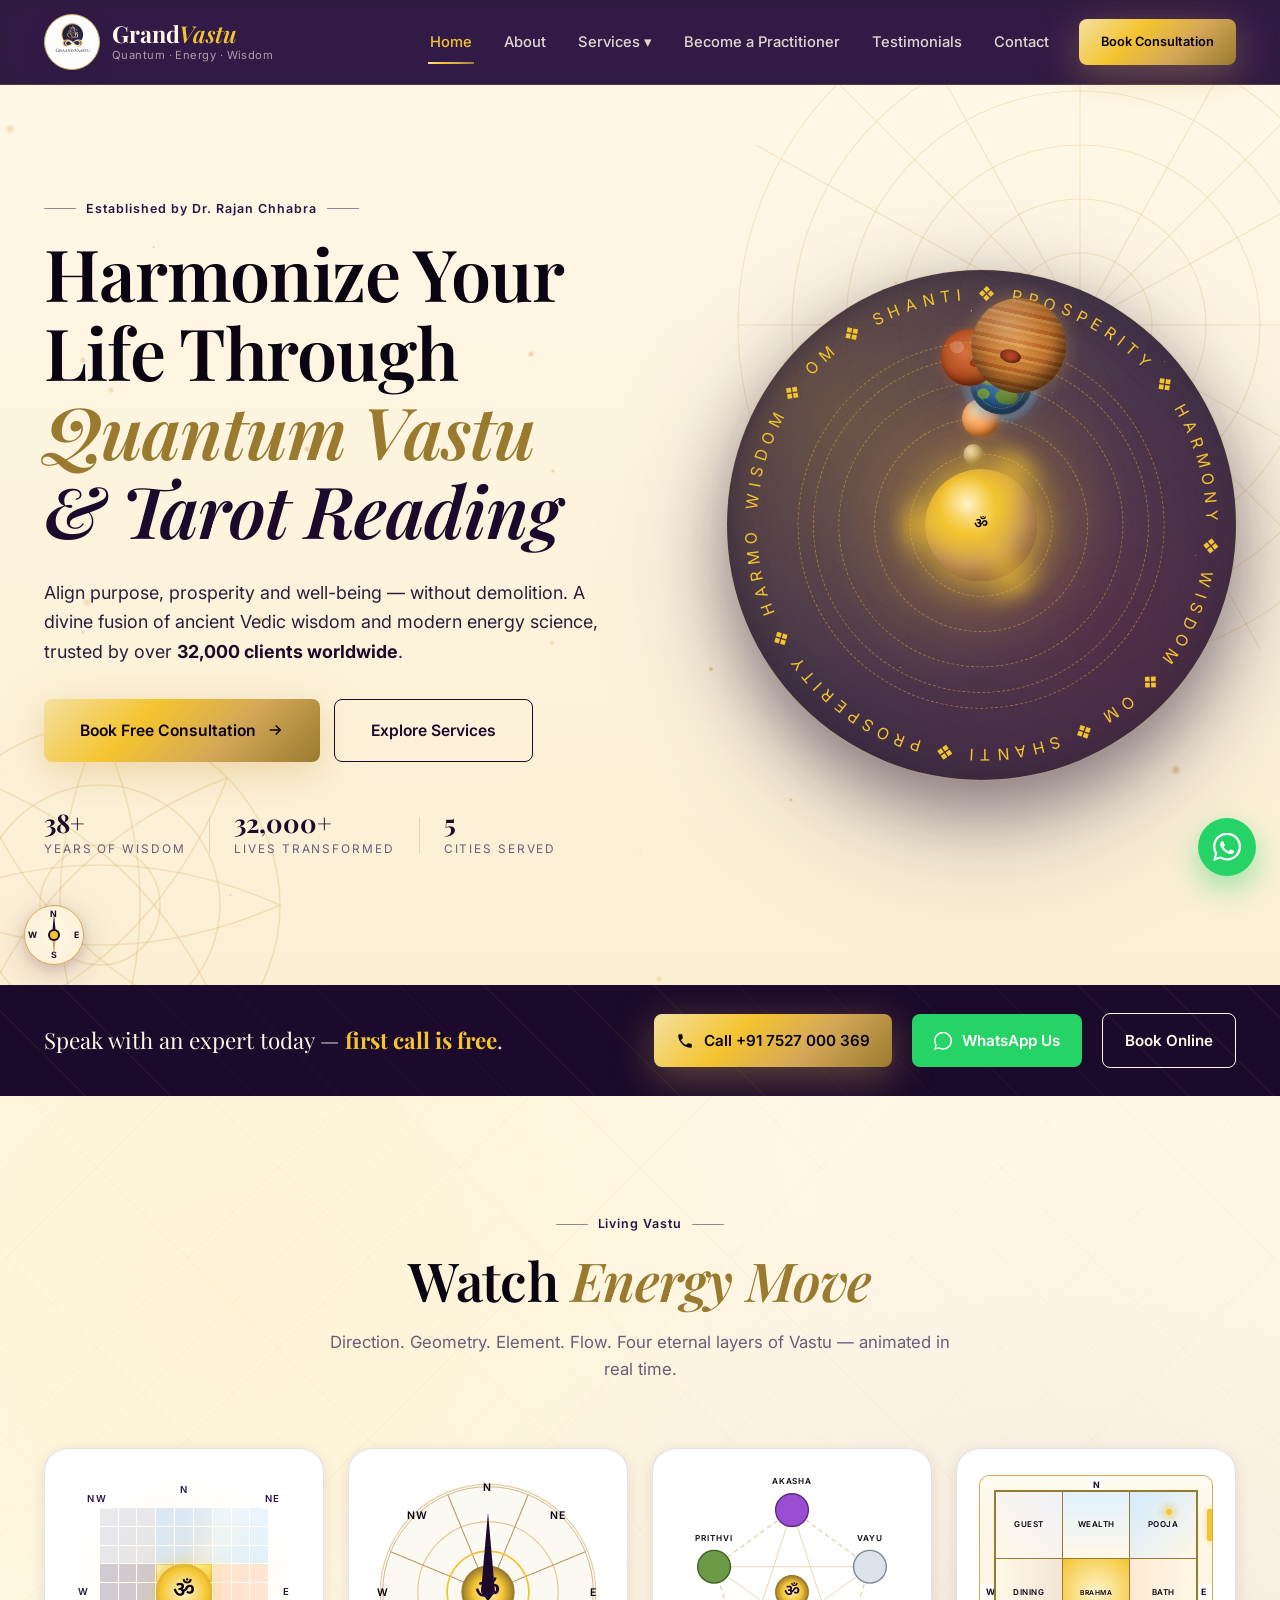
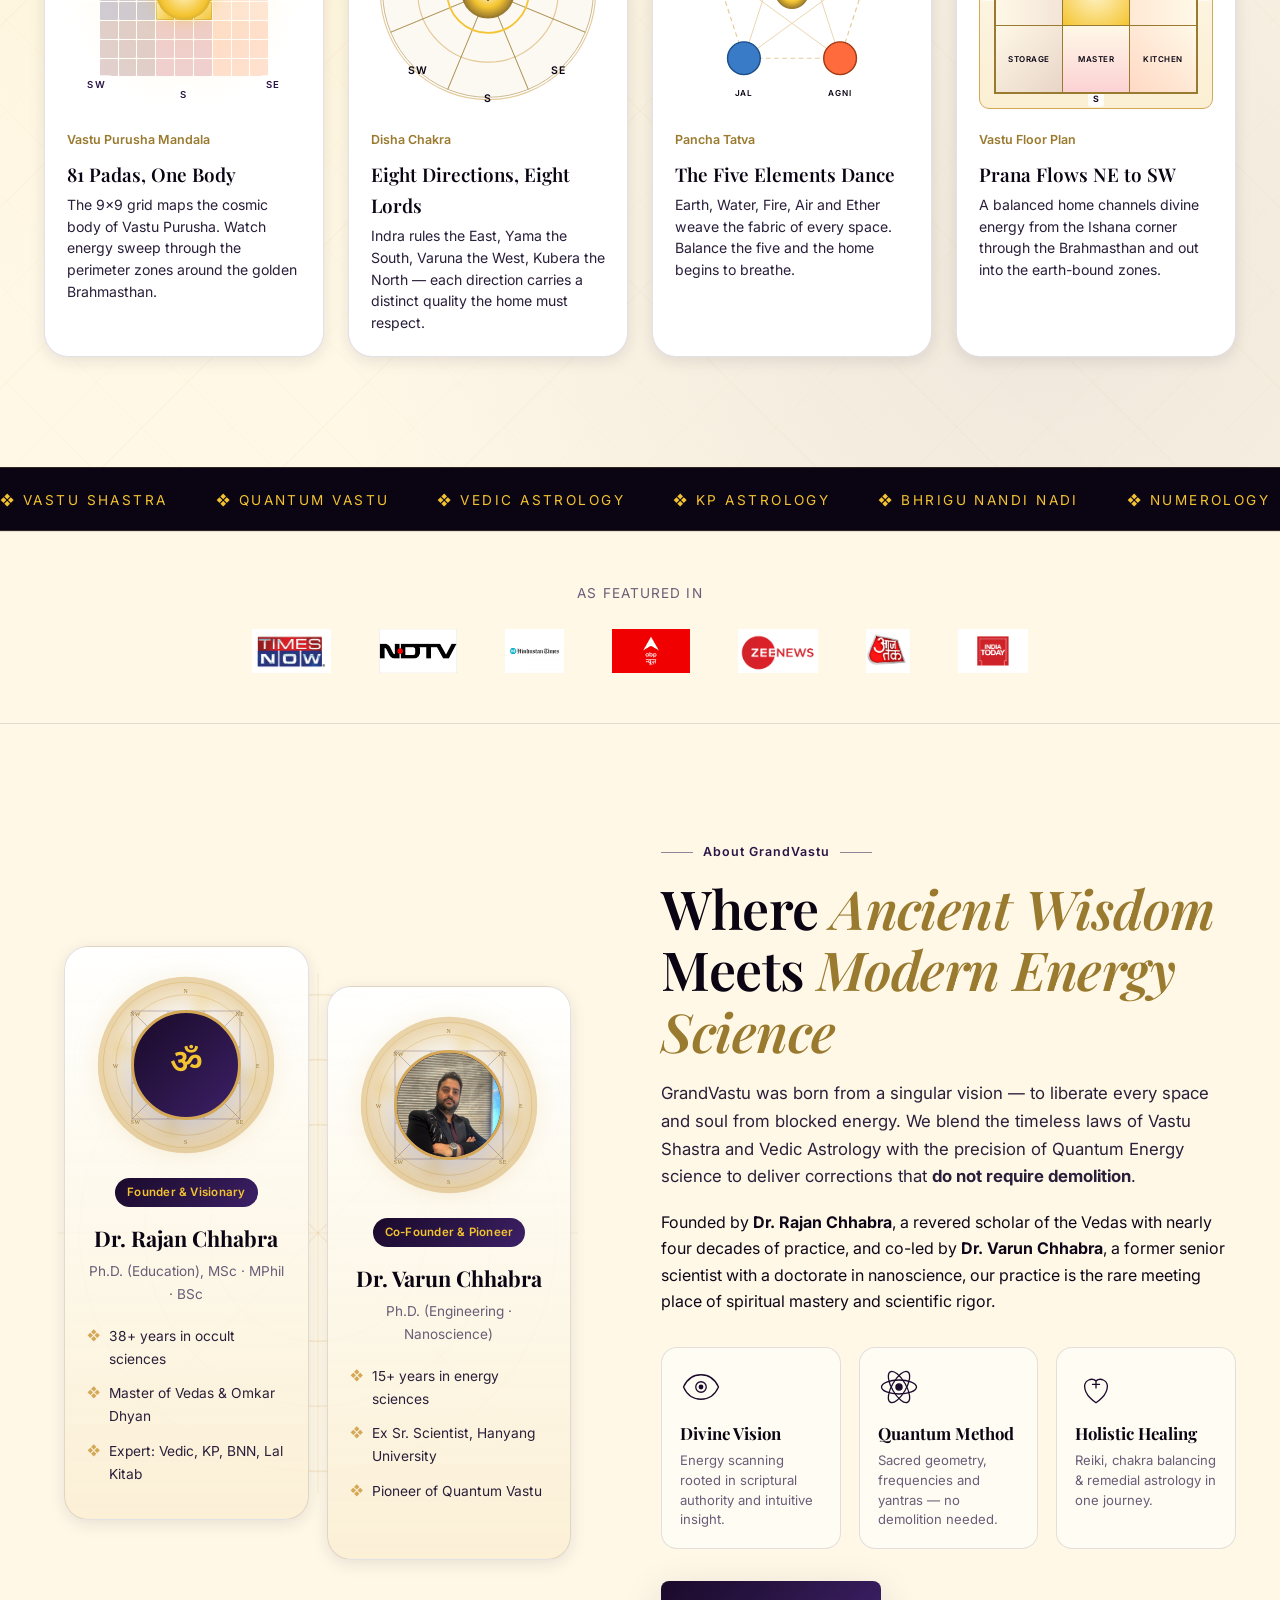
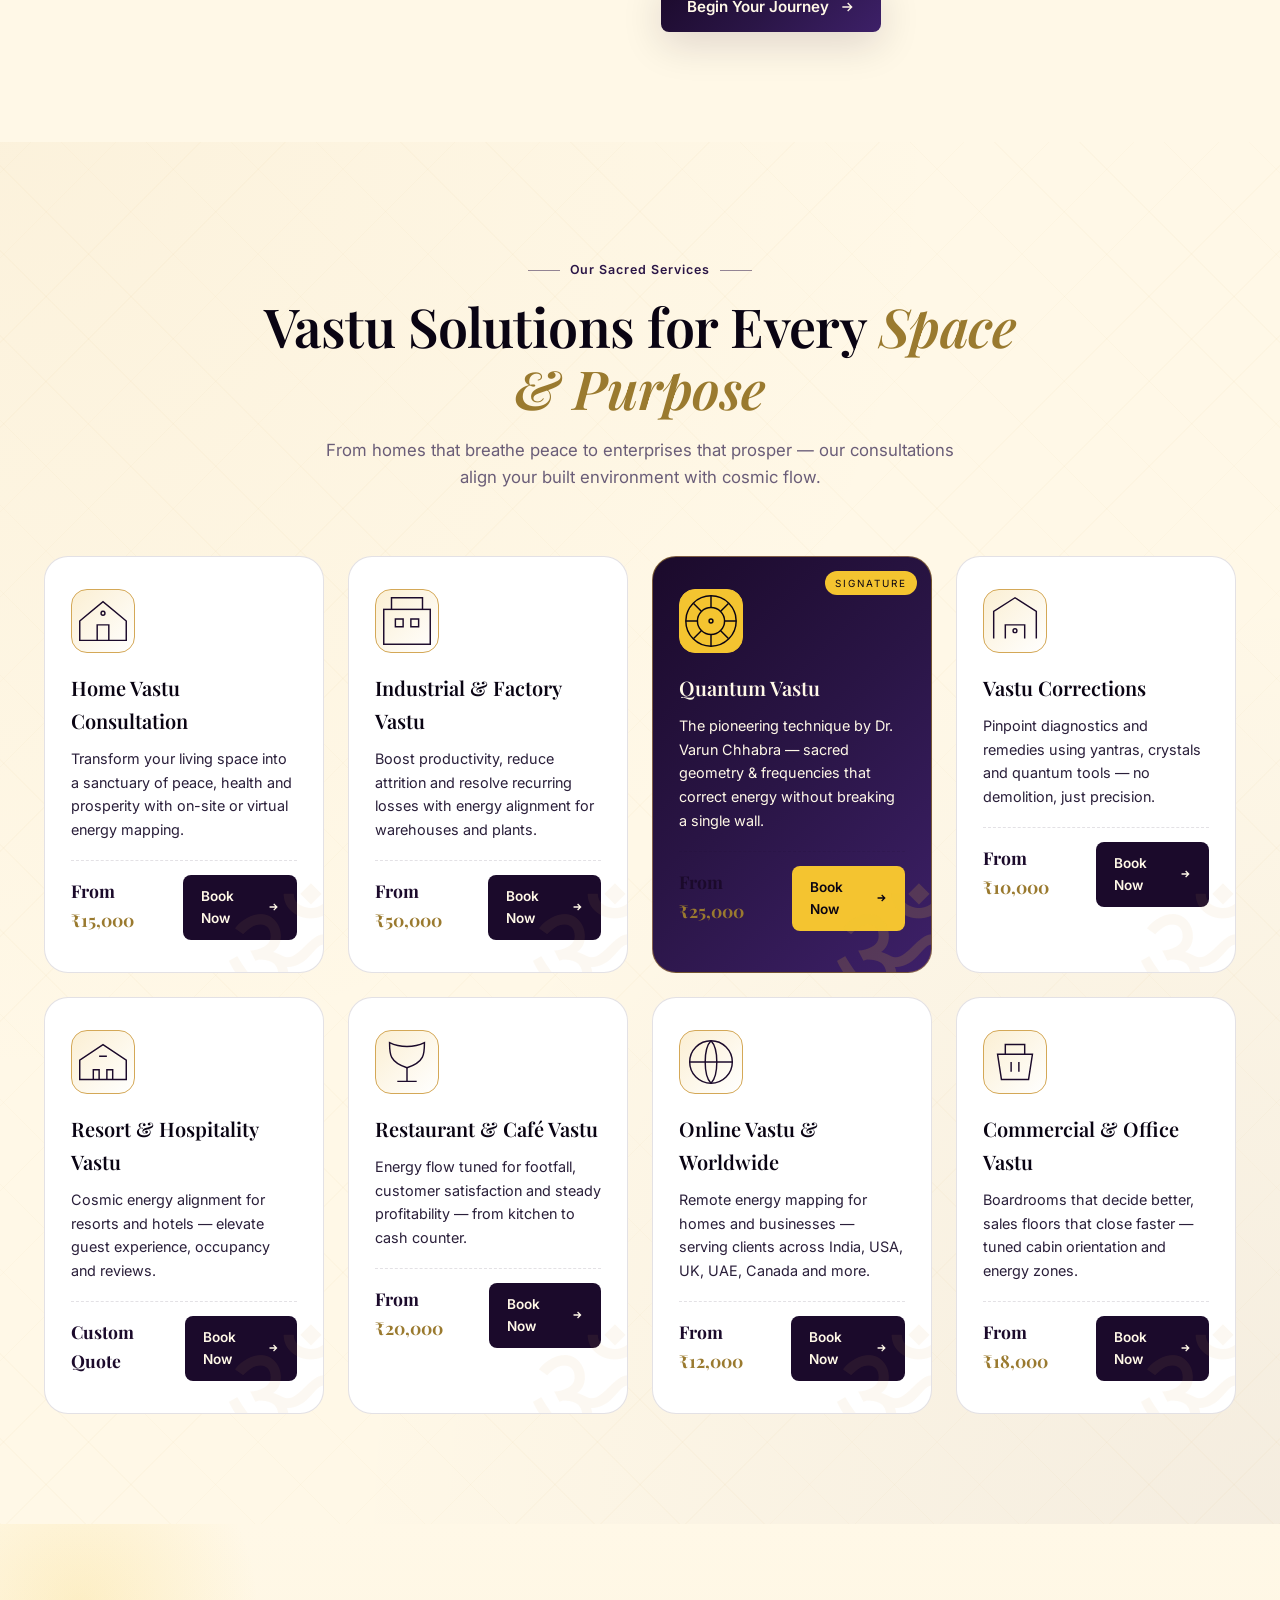
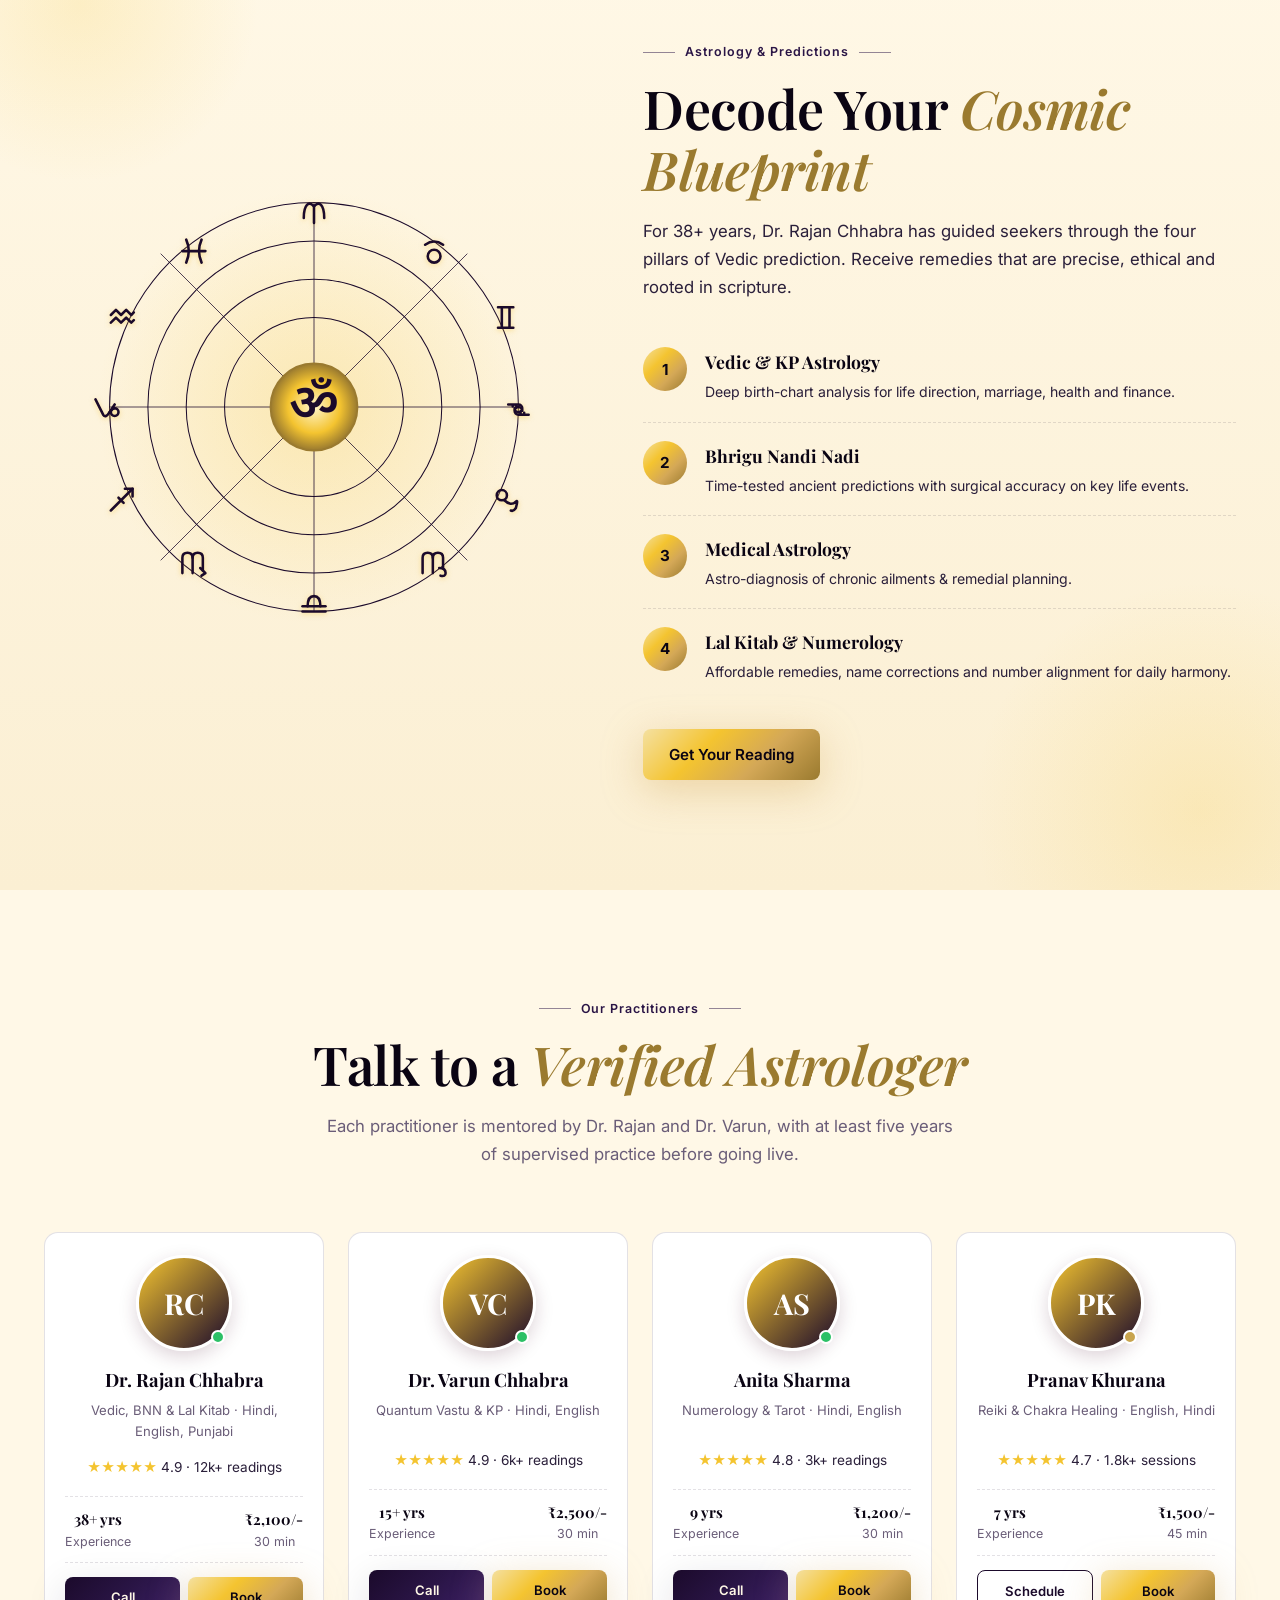
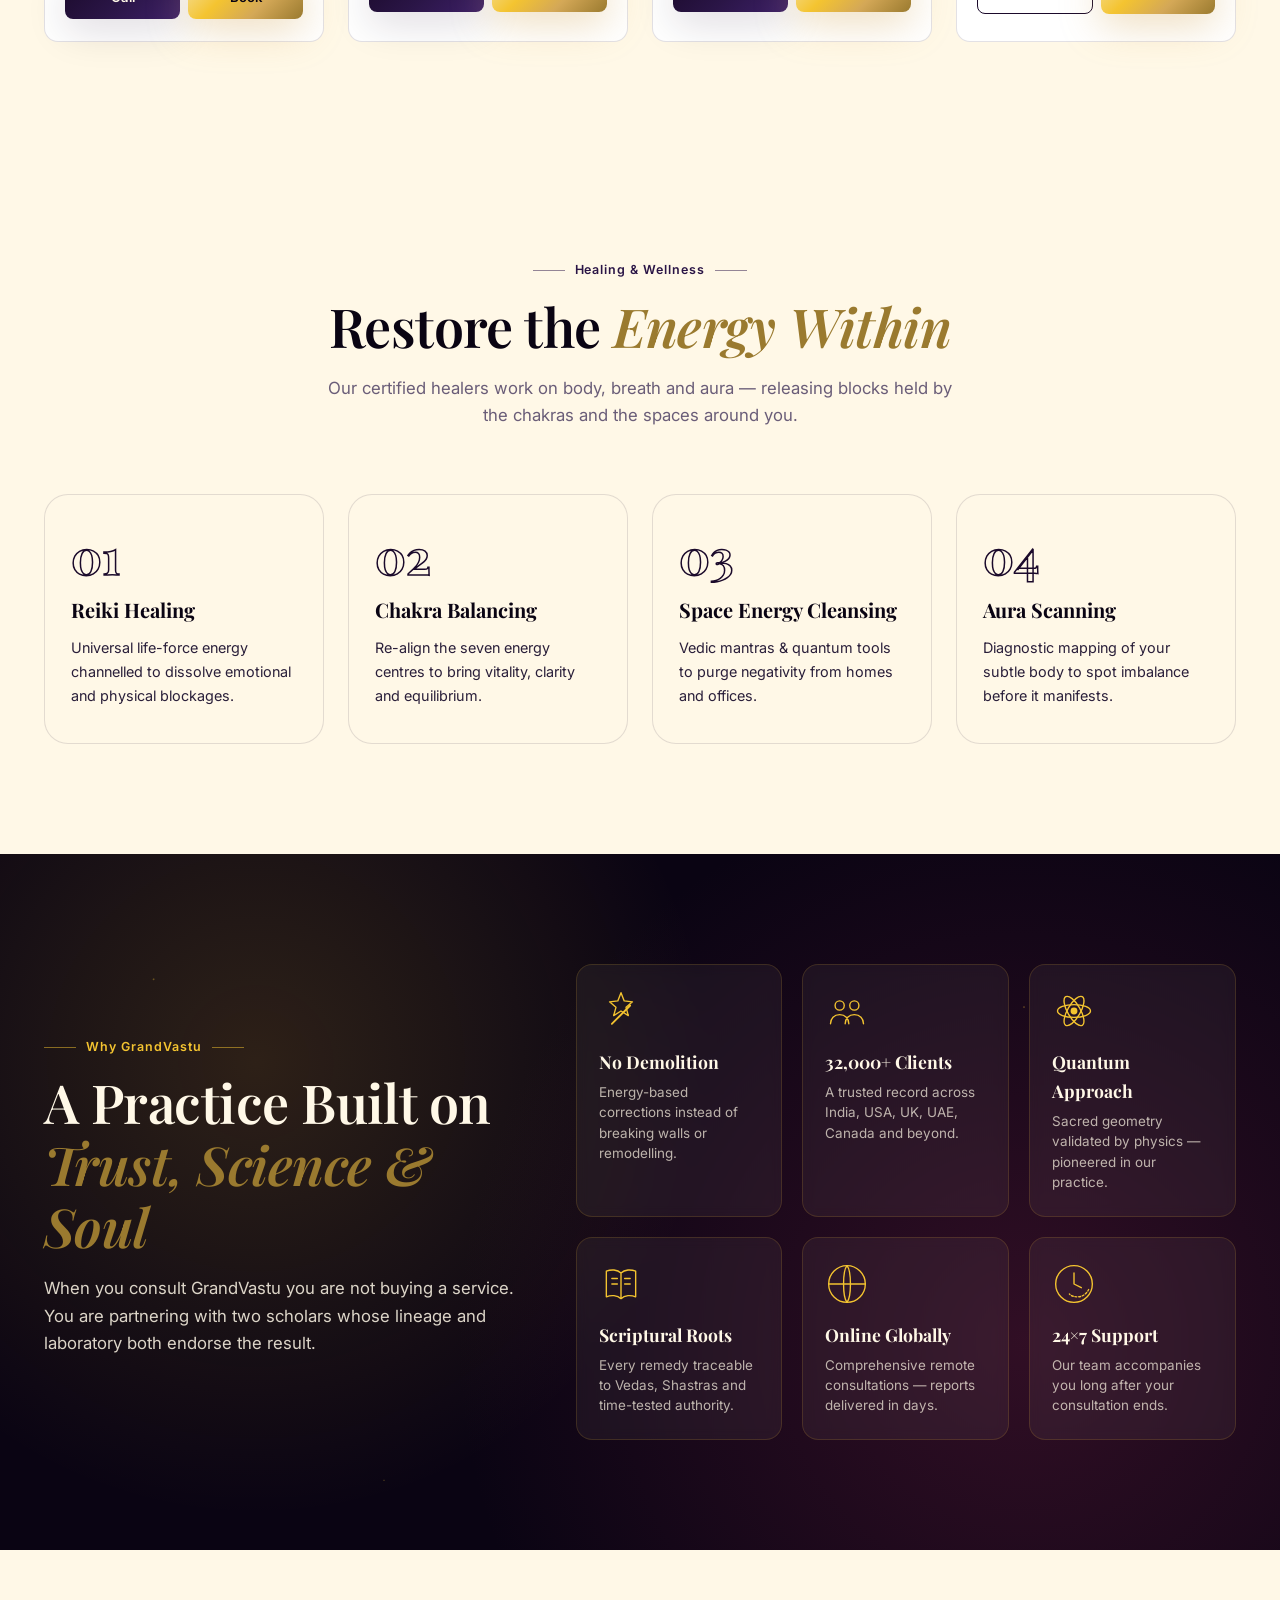
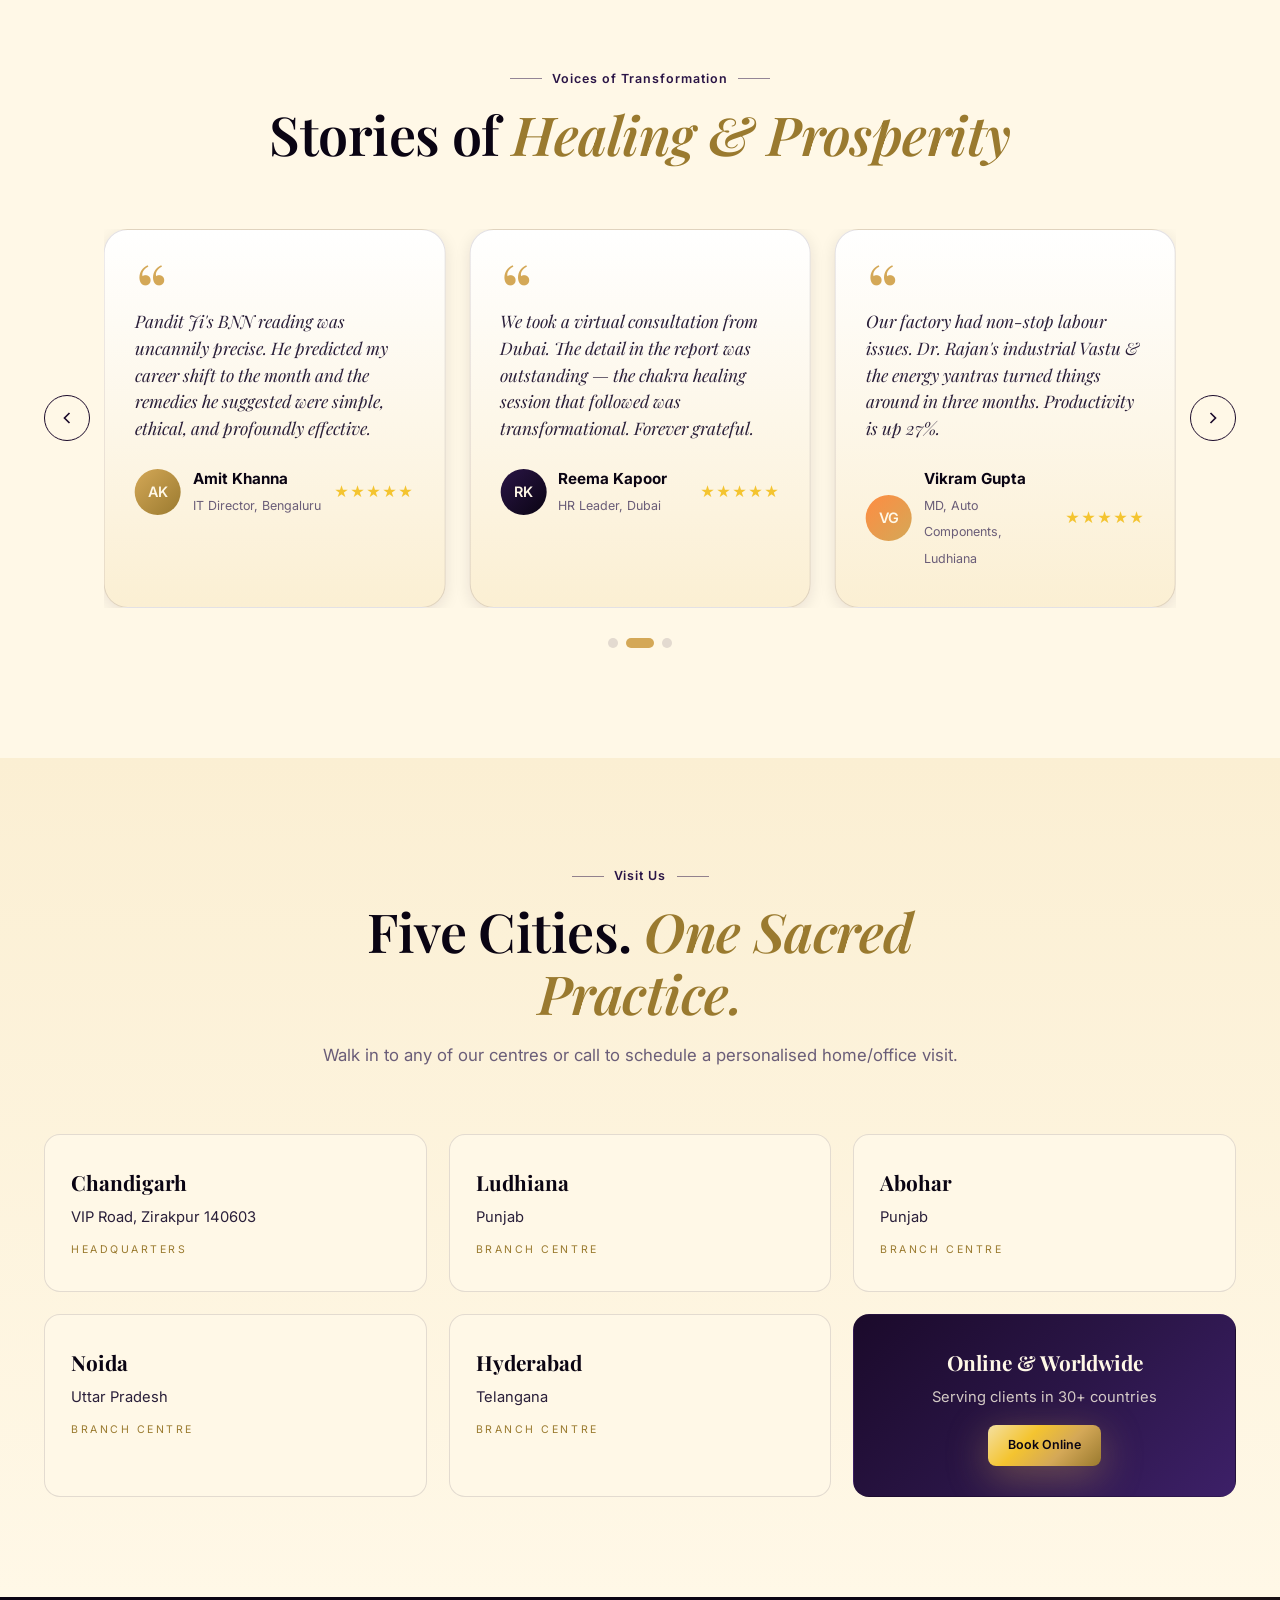
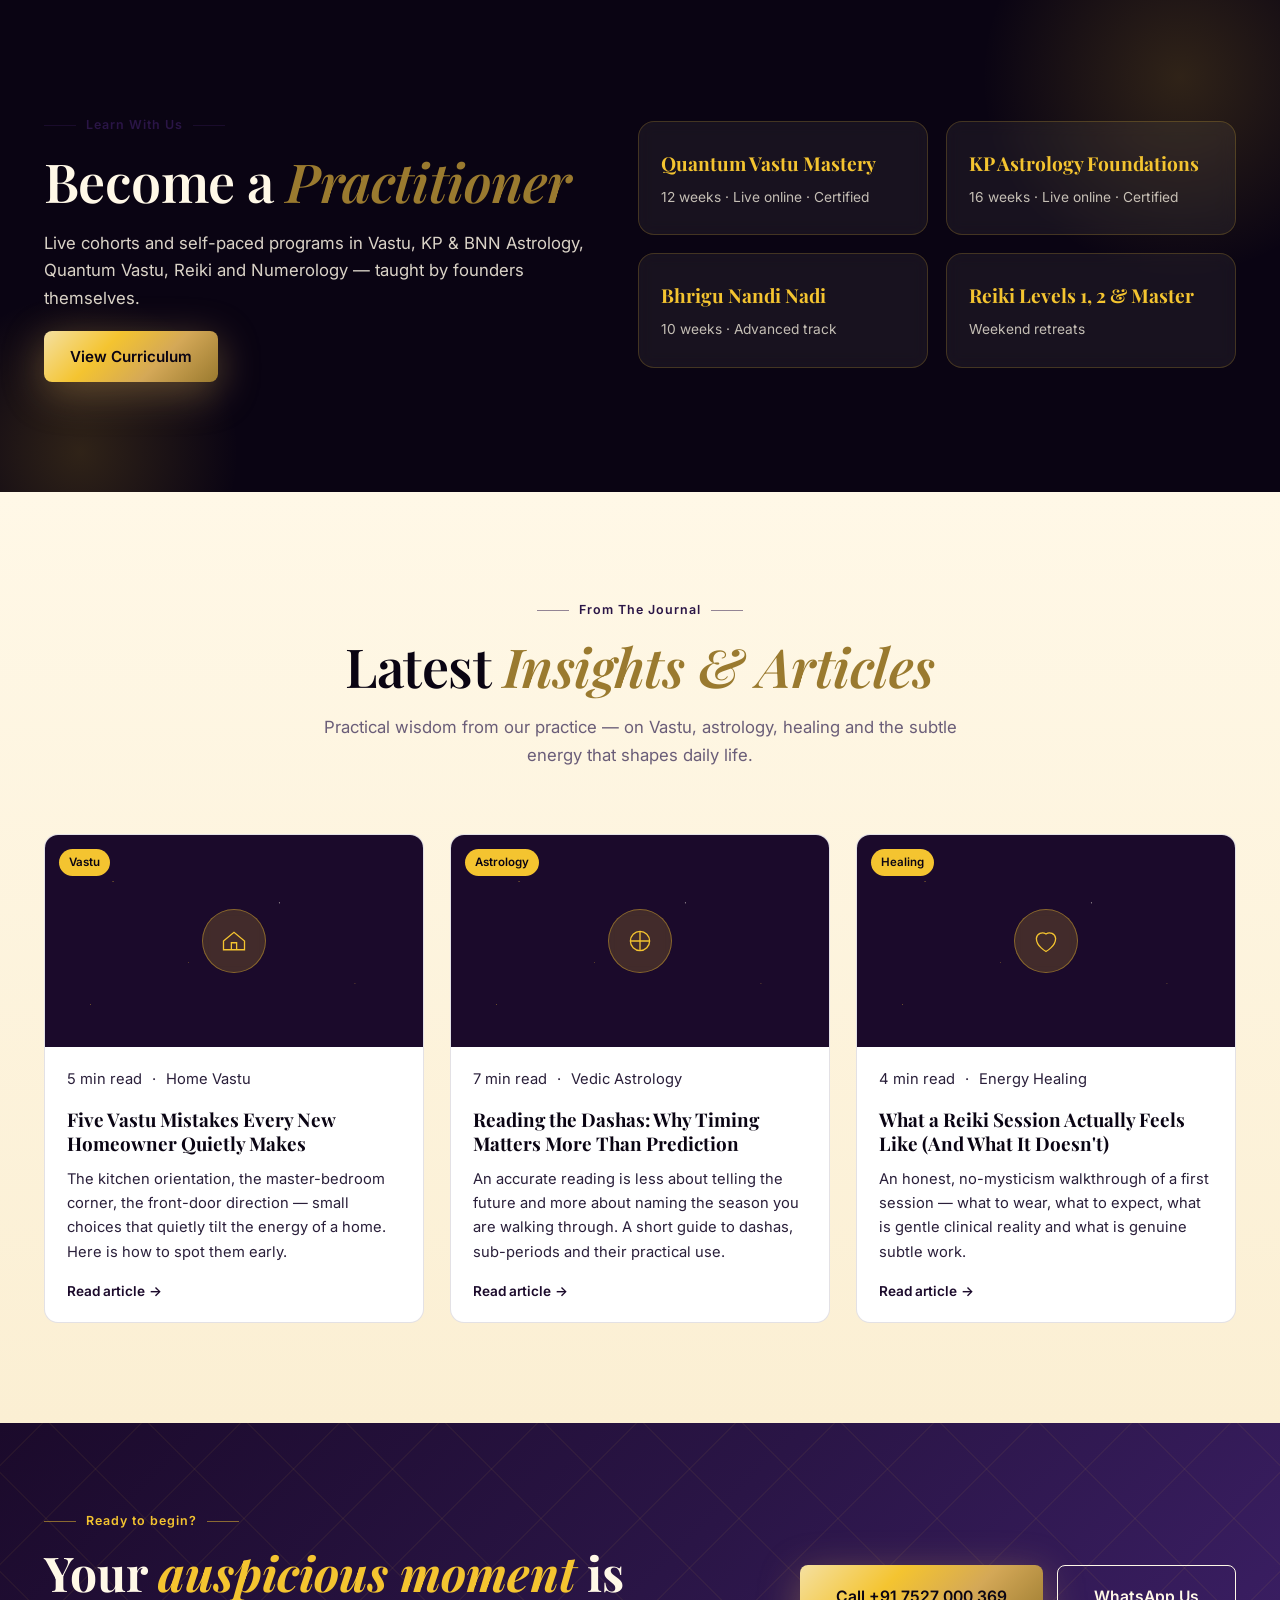
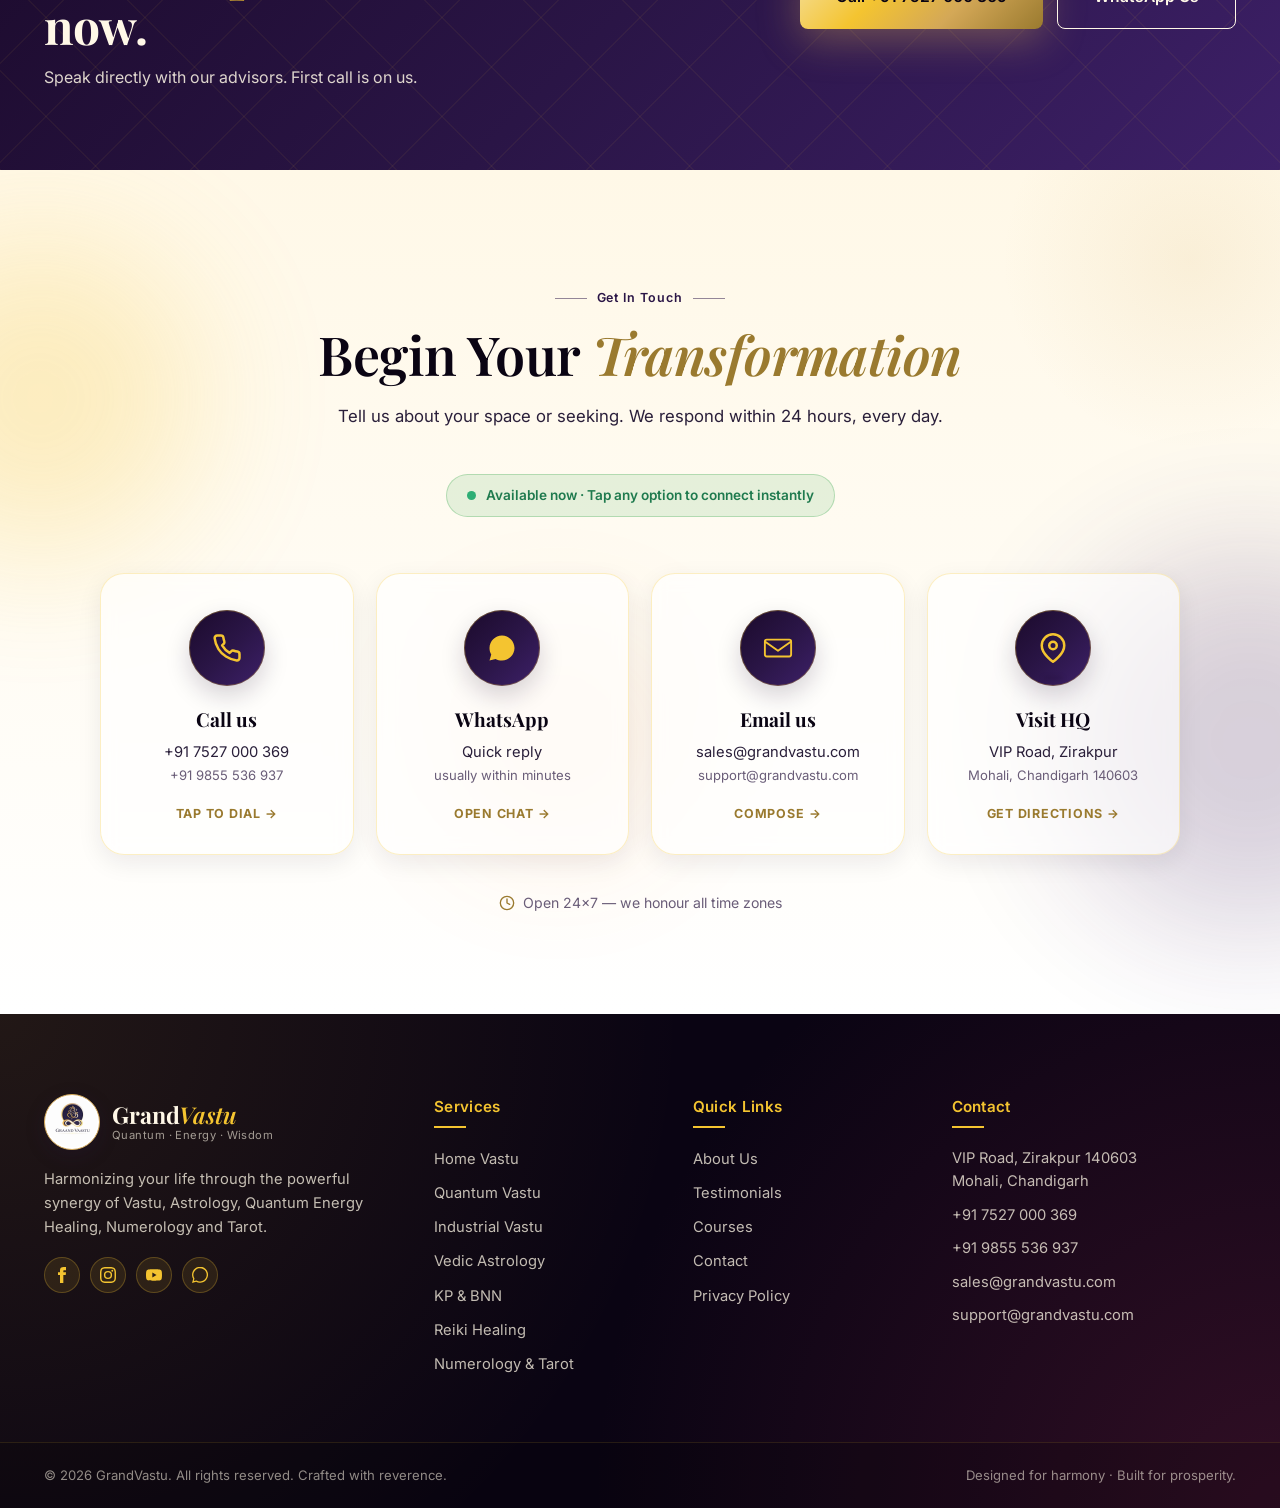
<file: index.html>
<!DOCTYPE html>
<html lang="en">
<head>
  <meta charset="UTF-8" />
  <meta http-equiv="X-UA-Compatible" content="IE=edge" />
  <meta name="viewport" content="width=device-width, initial-scale=1.0" />
  <meta name="description" content="GrandVastu — Harmonizing your life through Vastu, Astrology, Quantum Energy Healing, Numerology and Tarot. Founded by Dr. Rajan Chhabra & Dr. Varun Chhabra. 32,000+ clients globally." />
  <meta name="keywords" content="Vastu, Astrology, Quantum Vastu, Numerology, Tarot, Reiki, Chakra Healing, Dr. Rajan Chhabra, Dr. Varun Chhabra, GrandVastu, Chandigarh, Zirakpur" />
  <meta name="theme-color" content="#1b0a2b" />
  <title>GrandVastu — Quantum Vastu, Astrology &amp; Energy Healing | Dr. Rajan &amp; Dr. Varun Chhabra</title>
  <link rel="preconnect" href="https://fonts.googleapis.com" />
  <link rel="preconnect" href="https://fonts.gstatic.com" crossorigin />
  <link href="https://fonts.googleapis.com/css2?family=Inter:wght@400;500;600;700&family=Playfair+Display:ital,wght@0,400;0,500;0,600;0,700;1,400;1,500;1,600&family=Noto+Sans+Devanagari:wght@500;600;700&display=swap" rel="stylesheet" />


  <link rel="stylesheet" href="assets/css/styles.css" />

  <link rel="icon" type="image/jpeg" href="assets/images/logo-md.jpg" />
  <link rel="apple-touch-icon" href="assets/images/logo-md.jpg" />
  <link rel="shortcut icon" href="assets/images/logo-md.jpg" />
</head>
<body>

  <!-- ============ PRELOADER ============ -->
  <div class="preloader" id="preloader" aria-hidden="true">
    <div class="preloader__inner">
      <img src="assets/images/logo-md.jpg" alt="GrandVastu" class="preloader__logo" />
    </div>
  </div>

  <!-- ============ HEADER ============ -->
  <header class="header" id="header">
    <div class="container header__row">
      <a href="#home" class="logo" aria-label="GrandVastu Home">
        <img src="assets/images/logo-md.jpg" alt="GrandVastu" class="logo__img" />
        <span class="logo__text">
          <span class="logo__name">Grand<em>Vastu</em></span>
          <span class="logo__tag">Quantum &middot; Energy &middot; Wisdom</span>
        </span>
      </a>

      <nav class="nav" id="nav" aria-label="Primary">
        <button class="nav__close" id="navClose" aria-label="Close menu">&times;</button>
        <ul class="nav__list">
          <li><a href="index.html" class="nav__link is-active">Home</a></li>
          <li><a href="about.html" class="nav__link">About</a></li>
          <li class="nav__has-children">
            <a href="vastu.html" class="nav__link">Services <span aria-hidden="true">&#9662;</span></a>
            <ul class="nav__submenu">
              <li><a href="vastu.html">Vastu Consultation</a></li>
              <li><a href="astrology.html">Astrology</a></li>
              <li><a href="healing.html">Energy Healing</a></li>
              <li><a href="numerology.html">Numerology &amp; Tarot</a></li>
            </ul>
          </li>
          <li><a href="courses.html" class="nav__link">Become a Practitioner</a></li>
          <li><a href="testimonials.html" class="nav__link">Testimonials</a></li>
          <li><a href="contact.html" class="nav__link">Contact</a></li>
        </ul>
        <a href="contact.html" class="btn btn--gold nav__cta">Book Consultation</a>
      </nav>

      <button class="hamburger" id="hamburger" aria-label="Open menu" aria-expanded="false">
        <span></span><span></span><span></span>
      </button>
    </div>
  </header>

  <!-- ============ HERO ============ -->
  <section class="hero hero--cosmos" id="home">
    <div class="hero__bg" aria-hidden="true">
      <div class="hero__stars"></div>
      <div class="hero__mandala hero__mandala--lg">
        <svg viewBox="0 0 400 400" xmlns="http://www.w3.org/2000/svg">
          <g fill="none" stroke="currentColor" stroke-width="0.6">
            <circle cx="200" cy="200" r="190"/>
            <circle cx="200" cy="200" r="160"/>
            <circle cx="200" cy="200" r="130"/>
            <circle cx="200" cy="200" r="100"/>
            <circle cx="200" cy="200" r="70"/>
            <circle cx="200" cy="200" r="40"/>
            <g>
              <line x1="200" y1="10" x2="200" y2="390"/>
              <line x1="10" y1="200" x2="390" y2="200"/>
              <line x1="60" y1="60" x2="340" y2="340"/>
              <line x1="60" y1="340" x2="340" y2="60"/>
              <line x1="100" y1="20" x2="300" y2="380"/>
              <line x1="20" y1="100" x2="380" y2="300"/>
              <line x1="300" y1="20" x2="100" y2="380"/>
              <line x1="20" y1="300" x2="380" y2="100"/>
            </g>
          </g>
        </svg>
      </div>
      <div class="hero__mandala hero__mandala--sm">
        <svg viewBox="0 0 200 200" xmlns="http://www.w3.org/2000/svg">
          <g fill="none" stroke="currentColor" stroke-width="0.8">
            <circle cx="100" cy="100" r="90"/>
            <circle cx="100" cy="100" r="60"/>
            <circle cx="100" cy="100" r="30"/>
            <path d="M100 10 Q140 100 100 190 Q60 100 100 10"/>
            <path d="M10 100 Q100 140 190 100 Q100 60 10 100"/>
            <path d="M100 10 Q140 100 100 190 Q60 100 100 10" transform="rotate(45 100 100)"/>
            <path d="M10 100 Q100 140 190 100 Q100 60 10 100" transform="rotate(45 100 100)"/>
          </g>
        </svg>
      </div>
      <div class="hero__particles" id="heroParticles"></div>
    </div>

    <div class="container hero__row">
      <div class="hero__content">
        <span class="eyebrow"><span class="eyebrow__line"></span> Established by Dr. Rajan Chhabra <span class="eyebrow__line"></span></span>
        <h1 class="hero__title">
          Harmonize Your Life Through
          <span class="hero__title-grad">Quantum Vastu</span>
          <span class="hero__title-cycle" aria-live="polite">
            <span class="hero__cycle-word is-active">&amp; Astrology</span>
            <span class="hero__cycle-word">&amp; Numerology</span>
            <span class="hero__cycle-word">&amp; Tarot Reading</span>
            <span class="hero__cycle-word">&amp; Energy Healing</span>
          </span>
        </h1>
        <p class="hero__lede">
          Align purpose, prosperity and well-being &mdash; without demolition. A divine fusion of ancient Vedic wisdom and modern energy science, trusted by over <strong>32,000 clients worldwide</strong>.
        </p>
        <div class="hero__cta">
          <a href="contact.html" class="btn btn--gold btn--lg">
            <span>Book Free Consultation</span>
            <svg viewBox="0 0 24 24" width="18" height="18" fill="none" stroke="currentColor" stroke-width="2"><path d="M5 12h14M13 6l6 6-6 6"/></svg>
          </a>
          <a href="vastu.html" class="btn btn--ghost btn--lg">Explore Services</a>
        </div>
        <div class="hero__trust">
          <div class="hero__trust-item">
            <strong>38+</strong>
            <span>Years of Wisdom</span>
          </div>
          <div class="hero__trust-divider"></div>
          <div class="hero__trust-item">
            <strong>32,000+</strong>
            <span>Lives Transformed</span>
          </div>
          <div class="hero__trust-divider"></div>
          <div class="hero__trust-item">
            <strong>5</strong>
            <span>Cities Served</span>
          </div>
        </div>
      </div>

      <div class="hero__visual">
        <div class="hero__halo"></div>
        <div class="cosmos" aria-hidden="true">
          <div class="cosmos__field"></div>
          <div class="cosmos__stars"></div>
          <div class="cosmos__comet"></div>
          <div class="cosmos__mantra">
            <svg viewBox="0 0 400 400" xmlns="http://www.w3.org/2000/svg">
              <defs>
                <path id="cosmosMantraPath" d="M 200,200 m -184,0 a 184,184 0 1,1 368,0 a 184,184 0 1,1 -368,0"/>
              </defs>
              <text font-size="13" letter-spacing="5" fill="currentColor">
                <textPath href="#cosmosMantraPath" startOffset="12">WISDOM &#x2756; OM &#x2756; SHANTI &#x2756; PROSPERITY &#x2756; HARMONY &#x2756; WISDOM &#x2756; OM &#x2756; SHANTI &#x2756; PROSPERITY &#x2756; HARMONY &#x2756;</textPath>
              </text>
            </svg>
          </div>
          <div class="cosmos__orbit cosmos__orbit--mercury"><span class="cosmos__planet cosmos__planet--mercury"></span></div>
          <div class="cosmos__orbit cosmos__orbit--venus"><span class="cosmos__planet cosmos__planet--venus"></span></div>
          <div class="cosmos__orbit cosmos__orbit--earth">
            <span class="cosmos__planet cosmos__planet--earth">
              <span class="cosmos__moon"></span>
            </span>
          </div>
          <div class="cosmos__orbit cosmos__orbit--mars"><span class="cosmos__planet cosmos__planet--mars"></span></div>
          <div class="cosmos__orbit cosmos__orbit--jupiter"><span class="cosmos__planet cosmos__planet--jupiter"></span></div>
          <div class="cosmos__sun"></div>
        </div>
      </div>
    </div>

    <!-- Floating Vastu compass (bottom-left of hero) -->
    <div class="hero__compass" aria-hidden="true">
      <div class="compass-needle">
        <span class="compass-needle__face"></span>
        <span class="compass-needle__cardinal compass-needle__cardinal--n">N</span>
        <span class="compass-needle__cardinal compass-needle__cardinal--s">S</span>
        <span class="compass-needle__cardinal compass-needle__cardinal--e">E</span>
        <span class="compass-needle__cardinal compass-needle__cardinal--w">W</span>
        <span class="compass-needle__needle"></span>
        <span class="compass-needle__pin"></span>
      </div>
    </div>
  </section>

  <!-- ============ ACTION STRIP ============ -->
  <section class="action-strip">
    <div class="container action-strip__row">
      <p class="action-strip__lede">
        Speak with an expert today &mdash; <strong>first call is free</strong>.
      </p>
      <a href="tel:+917527000369" class="btn btn--gold">
        <svg viewBox="0 0 24 24" width="18" height="18" fill="currentColor" aria-hidden="true"><path d="M20 15.5c-1.25 0-2.45-.2-3.57-.57a1 1 0 0 0-1.02.24l-2.2 2.2a15.05 15.05 0 0 1-6.59-6.58l2.2-2.21a1 1 0 0 0 .25-1.01A11.36 11.36 0 0 1 8.5 4a1 1 0 0 0-1-1H4a1 1 0 0 0-1 1 17 17 0 0 0 17 17 1 1 0 0 0 1-1v-3.5a1 1 0 0 0-1-1z"/></svg>
        Call +91 7527 000 369
      </a>
      <a href="https://wa.me/917527000369" class="btn btn--whatsapp">
        <svg viewBox="0 0 24 24" width="18" height="18" fill="currentColor" aria-hidden="true"><path d="M.06 24l1.7-6.2a12 12 0 1 1 4.4 4.3L.05 24zM6.6 20.2l.4.2A10 10 0 1 0 3.5 17l.2.4-1 3.7 3.9-.9z"/></svg>
        WhatsApp Us
      </a>
      <a href="contact.html" class="btn btn--ghost btn--ghost--light">Book Online</a>
    </div>
  </section>

  <!-- ============ LIVE VASTU ENERGY ============ -->
  <section class="vastu-live" id="vastu-live">
    <div class="container">
      <div class="section__head reveal">
        <span class="eyebrow"><span class="eyebrow__line"></span> Living Vastu <span class="eyebrow__line"></span></span>
        <h2 class="section__title">Watch <em>Energy Move</em></h2>
        <p class="section__sub">Direction. Geometry. Element. Flow. Four eternal layers of Vastu &mdash; animated in real time.</p>
      </div>

      <div class="vastu-live__grid">

        <!-- ===== 1) Vastu Purusha Mandala ===== -->
        <article class="vlive reveal" data-tilt>
          <div class="vlive__stage">
            <div class="vpm" aria-hidden="true">
              <!-- 81 cells in row-major order -->
              <!-- Row 1 -->
              <span class="vpm__cell vpm__cell--nw"></span><span class="vpm__cell vpm__cell--nw"></span><span class="vpm__cell vpm__cell--nw"></span>
              <span class="vpm__cell vpm__cell--n"></span><span class="vpm__cell vpm__cell--n"></span><span class="vpm__cell vpm__cell--n"></span>
              <span class="vpm__cell vpm__cell--ne"></span><span class="vpm__cell vpm__cell--ne"></span><span class="vpm__cell vpm__cell--ne"></span>
              <!-- Row 2 -->
              <span class="vpm__cell vpm__cell--nw"></span><span class="vpm__cell vpm__cell--nw"></span><span class="vpm__cell vpm__cell--nw"></span>
              <span class="vpm__cell vpm__cell--n"></span><span class="vpm__cell vpm__cell--n"></span><span class="vpm__cell vpm__cell--n"></span>
              <span class="vpm__cell vpm__cell--ne"></span><span class="vpm__cell vpm__cell--ne"></span><span class="vpm__cell vpm__cell--ne"></span>
              <!-- Row 3 -->
              <span class="vpm__cell vpm__cell--nw"></span><span class="vpm__cell vpm__cell--nw"></span><span class="vpm__cell vpm__cell--nw"></span>
              <span class="vpm__cell vpm__cell--n"></span><span class="vpm__cell vpm__cell--n"></span><span class="vpm__cell vpm__cell--n"></span>
              <span class="vpm__cell vpm__cell--ne"></span><span class="vpm__cell vpm__cell--ne"></span><span class="vpm__cell vpm__cell--ne"></span>
              <!-- Row 4 -->
              <span class="vpm__cell vpm__cell--w"></span><span class="vpm__cell vpm__cell--w"></span><span class="vpm__cell vpm__cell--w"></span>
              <span class="vpm__cell vpm__cell--brahma"></span><span class="vpm__cell vpm__cell--brahma"></span><span class="vpm__cell vpm__cell--brahma"></span>
              <span class="vpm__cell vpm__cell--e"></span><span class="vpm__cell vpm__cell--e"></span><span class="vpm__cell vpm__cell--e"></span>
              <!-- Row 5 -->
              <span class="vpm__cell vpm__cell--w"></span><span class="vpm__cell vpm__cell--w"></span><span class="vpm__cell vpm__cell--w"></span>
              <span class="vpm__cell vpm__cell--brahma"></span><span class="vpm__cell vpm__cell--brahma"></span><span class="vpm__cell vpm__cell--brahma"></span>
              <span class="vpm__cell vpm__cell--e"></span><span class="vpm__cell vpm__cell--e"></span><span class="vpm__cell vpm__cell--e"></span>
              <!-- Row 6 -->
              <span class="vpm__cell vpm__cell--w"></span><span class="vpm__cell vpm__cell--w"></span><span class="vpm__cell vpm__cell--w"></span>
              <span class="vpm__cell vpm__cell--brahma"></span><span class="vpm__cell vpm__cell--brahma"></span><span class="vpm__cell vpm__cell--brahma"></span>
              <span class="vpm__cell vpm__cell--e"></span><span class="vpm__cell vpm__cell--e"></span><span class="vpm__cell vpm__cell--e"></span>
              <!-- Row 7 -->
              <span class="vpm__cell vpm__cell--sw"></span><span class="vpm__cell vpm__cell--sw"></span><span class="vpm__cell vpm__cell--sw"></span>
              <span class="vpm__cell vpm__cell--s"></span><span class="vpm__cell vpm__cell--s"></span><span class="vpm__cell vpm__cell--s"></span>
              <span class="vpm__cell vpm__cell--se"></span><span class="vpm__cell vpm__cell--se"></span><span class="vpm__cell vpm__cell--se"></span>
              <!-- Row 8 -->
              <span class="vpm__cell vpm__cell--sw"></span><span class="vpm__cell vpm__cell--sw"></span><span class="vpm__cell vpm__cell--sw"></span>
              <span class="vpm__cell vpm__cell--s"></span><span class="vpm__cell vpm__cell--s"></span><span class="vpm__cell vpm__cell--s"></span>
              <span class="vpm__cell vpm__cell--se"></span><span class="vpm__cell vpm__cell--se"></span><span class="vpm__cell vpm__cell--se"></span>
              <!-- Row 9 -->
              <span class="vpm__cell vpm__cell--sw"></span><span class="vpm__cell vpm__cell--sw"></span><span class="vpm__cell vpm__cell--sw"></span>
              <span class="vpm__cell vpm__cell--s"></span><span class="vpm__cell vpm__cell--s"></span><span class="vpm__cell vpm__cell--s"></span>
              <span class="vpm__cell vpm__cell--se"></span><span class="vpm__cell vpm__cell--se"></span><span class="vpm__cell vpm__cell--se"></span>

              <div class="vpm__sweep"></div>
              <div class="vpm__om">&#x950;</div>
              <div class="vpm__dirs">
                <span class="d-n">N</span><span class="d-s">S</span>
                <span class="d-e">E</span><span class="d-w">W</span>
                <span class="d-ne">NE</span><span class="d-nw">NW</span>
                <span class="d-se">SE</span><span class="d-sw">SW</span>
              </div>
            </div>
          </div>
          <span class="vlive__sub">Vastu Purusha Mandala</span>
          <h3 class="vlive__title">81 Padas, One Body</h3>
          <p class="vlive__copy">The 9&times;9 grid maps the cosmic body of Vastu Purusha. Watch energy sweep through the perimeter zones around the golden Brahmasthan.</p>
        </article>

        <!-- ===== 2) Disha Chakra ===== -->
        <article class="vlive reveal" data-tilt>
          <div class="vlive__stage">
            <div class="disha" aria-hidden="true">
              <svg class="disha__svg" viewBox="0 0 200 200" xmlns="http://www.w3.org/2000/svg">
                <defs>
                  <radialGradient id="dishaCenter" cx="0.5" cy="0.5" r="0.5">
                    <stop offset="0%" stop-color="#fff5cc"/>
                    <stop offset="60%" stop-color="#F4C430"/>
                    <stop offset="100%" stop-color="#9a7a2f"/>
                  </radialGradient>
                </defs>
                <circle class="disha__ring" cx="100" cy="100" r="92"/>
                <circle class="disha__ring" cx="100" cy="100" r="60"/>
                <!-- 8 sectors clockwise from N -->
                <path class="disha__sector" d="M100,100 L65.6,16.8 A90,90 0 0,1 134.4,16.8 Z"/>
                <path class="disha__sector" d="M100,100 L134.4,16.8 A90,90 0 0,1 183.2,65.6 Z"/>
                <path class="disha__sector" d="M100,100 L183.2,65.6 A90,90 0 0,1 183.2,134.4 Z"/>
                <path class="disha__sector" d="M100,100 L183.2,134.4 A90,90 0 0,1 134.4,183.2 Z"/>
                <path class="disha__sector" d="M100,100 L134.4,183.2 A90,90 0 0,1 65.6,183.2 Z"/>
                <path class="disha__sector" d="M100,100 L65.6,183.2 A90,90 0 0,1 16.8,134.4 Z"/>
                <path class="disha__sector" d="M100,100 L16.8,134.4 A90,90 0 0,1 16.8,65.6 Z"/>
                <path class="disha__sector" d="M100,100 L16.8,65.6 A90,90 0 0,1 65.6,16.8 Z"/>
                <!-- pulsing wave from center -->
                <circle class="disha__pulse" cx="100" cy="100" r="35"/>
                <!-- direction labels -->
                <text class="disha__label" x="100" y="14" text-anchor="middle">N</text>
                <text class="disha__label" x="100" y="194" text-anchor="middle">S</text>
                <text class="disha__label" x="190" y="103" text-anchor="middle">E</text>
                <text class="disha__label" x="10"  y="103" text-anchor="middle">W</text>
                <text class="disha__label" x="160" y="38"  text-anchor="middle">NE</text>
                <text class="disha__label" x="40"  y="38"  text-anchor="middle">NW</text>
                <text class="disha__label" x="160" y="170" text-anchor="middle">SE</text>
                <text class="disha__label" x="40"  y="170" text-anchor="middle">SW</text>
                <!-- center disc + OM -->
                <circle class="disha__center" cx="100" cy="100" r="22"/>
                <text x="100" y="100" text-anchor="middle" dominant-baseline="central" font-size="22" class="om-text" fill="#1b0a2b">&#x950;</text>
                <!-- needle that rotates through directions -->
                <path class="disha__needle" d="M100,32 L106,100 L100,108 L94,100 Z"/>
              </svg>
            </div>
          </div>
          <span class="vlive__sub">Disha Chakra</span>
          <h3 class="vlive__title">Eight Directions, Eight Lords</h3>
          <p class="vlive__copy">Indra rules the East, Yama the South, Varuna the West, Kubera the North &mdash; each direction carries a distinct quality the home must respect.</p>
        </article>

        <!-- ===== 3) Pancha Tatva (5 Elements) ===== -->
        <article class="vlive reveal" data-tilt>
          <div class="vlive__stage">
            <div class="tatva" aria-hidden="true">
              <svg class="tatva__svg" viewBox="0 0 200 200" xmlns="http://www.w3.org/2000/svg">
                <defs>
                  <radialGradient id="tatvaCore" cx="0.5" cy="0.5" r="0.5">
                    <stop offset="0%" stop-color="#fff5cc"/>
                    <stop offset="60%" stop-color="#F4C430"/>
                    <stop offset="100%" stop-color="#9a7a2f"/>
                  </radialGradient>
                </defs>
                <!-- pentagon outline -->
                <path class="tatva__pentagon" d="M100,30 L166.6,78.4 L141.1,156.6 L58.9,156.6 L33.4,78.4 Z"/>
                <!-- pentagram connectors -->
                <g class="tatva__connectors">
                  <path d="M100,30 L141.1,156.6"/>
                  <path d="M100,30 L58.9,156.6"/>
                  <path d="M166.6,78.4 L58.9,156.6"/>
                  <path d="M166.6,78.4 L33.4,78.4"/>
                  <path d="M141.1,156.6 L33.4,78.4"/>
                </g>
                <!-- elements at each vertex -->
                <g class="tatva__elem tatva__elem--ether" transform="translate(100 30)">
                  <circle r="14" fill="#9a4dd1" stroke="#5d2880" stroke-width="1.2"/>
                  <text class="tatva__label" y="-22">AKASHA</text>
                </g>
                <g class="tatva__elem tatva__elem--air" transform="translate(166.6 78.4)">
                  <circle r="14" fill="#dde3eb" stroke="#7a8696" stroke-width="1.2"/>
                  <text class="tatva__label" y="-22">VAYU</text>
                </g>
                <g class="tatva__elem tatva__elem--fire" transform="translate(141.1 156.6)">
                  <circle r="14" fill="#ff6b3c" stroke="#a23a14" stroke-width="1.2"/>
                  <text class="tatva__label" y="32">AGNI</text>
                </g>
                <g class="tatva__elem tatva__elem--water" transform="translate(58.9 156.6)">
                  <circle r="14" fill="#3a7bc8" stroke="#1c4f8a" stroke-width="1.2"/>
                  <text class="tatva__label" y="32">JAL</text>
                </g>
                <g class="tatva__elem tatva__elem--earth" transform="translate(33.4 78.4)">
                  <circle r="14" fill="#6b9b46" stroke="#3e5e22" stroke-width="1.2"/>
                  <text class="tatva__label" y="-22">PRITHVI</text>
                </g>
                <!-- center -->
                <circle class="tatva__core" cx="100" cy="100" r="14" stroke="#9a7a2f" stroke-width="1"/>
                <text x="100" y="100" text-anchor="middle" dominant-baseline="central" font-size="14" class="om-text" fill="#1b0a2b">&#x950;</text>
              </svg>
            </div>
          </div>
          <span class="vlive__sub">Pancha Tatva</span>
          <h3 class="vlive__title">The Five Elements Dance</h3>
          <p class="vlive__copy">Earth, Water, Fire, Air and Ether weave the fabric of every space. Balance the five and the home begins to breathe.</p>
        </article>

        <!-- ===== 4) Vastu Floor Plan with flowing prana ===== -->
        <article class="vlive reveal" data-tilt>
          <div class="vlive__stage">
            <div class="plan" aria-hidden="true">
              <span class="plan__dir plan__dir--n">N</span>
              <span class="plan__dir plan__dir--s">S</span>
              <span class="plan__dir plan__dir--e">E</span>
              <span class="plan__dir plan__dir--w">W</span>
              <div class="plan__door"></div>
              <div class="plan__brahma-glow"></div>
              <div class="plan__grid">
                <div class="plan__room plan__room--nw">Guest</div>
                <div class="plan__room plan__room--n">Wealth</div>
                <div class="plan__room plan__room--ne">Pooja</div>
                <div class="plan__room plan__room--w">Dining</div>
                <div class="plan__room plan__room--c">Brahma</div>
                <div class="plan__room plan__room--e">Bath</div>
                <div class="plan__room plan__room--sw">Storage</div>
                <div class="plan__room plan__room--s">Master</div>
                <div class="plan__room plan__room--se">Kitchen</div>
              </div>
              <span class="plan__particle"></span>
              <span class="plan__particle"></span>
              <span class="plan__particle"></span>
              <span class="plan__particle"></span>
              <span class="plan__particle"></span>
            </div>
          </div>
          <span class="vlive__sub">Vastu Floor Plan</span>
          <h3 class="vlive__title">Prana Flows NE to SW</h3>
          <p class="vlive__copy">A balanced home channels divine energy from the Ishana corner through the Brahmasthan and out into the earth-bound zones.</p>
        </article>

      </div>
    </div>
  </section>

  <!-- ============ MARQUEE ============ -->
  <section class="marquee" aria-hidden="true">
    <div class="marquee__track">
      <span>&#x2756; Vastu Shastra</span>
      <span>&#x2756; Quantum Vastu</span>
      <span>&#x2756; Vedic Astrology</span>
      <span>&#x2756; KP Astrology</span>
      <span>&#x2756; Bhrigu Nandi Nadi</span>
      <span>&#x2756; Numerology</span>
      <span>&#x2756; Tarot Reading</span>
      <span>&#x2756; Reiki Healing</span>
      <span>&#x2756; Chakra Balancing</span>
      <span>&#x2756; Lal Kitab</span>
      <!-- duplicate for seamless loop -->
      <span>&#x2756; Vastu Shastra</span>
      <span>&#x2756; Quantum Vastu</span>
      <span>&#x2756; Vedic Astrology</span>
      <span>&#x2756; KP Astrology</span>
      <span>&#x2756; Bhrigu Nandi Nadi</span>
      <span>&#x2756; Numerology</span>
      <span>&#x2756; Tarot Reading</span>
      <span>&#x2756; Reiki Healing</span>
      <span>&#x2756; Chakra Balancing</span>
      <span>&#x2756; Lal Kitab</span>
    </div>
  </section>

  <!-- ============ PRESS STRIP =============== -->
  <!--
    Each press logo references a file in /assets/images/press/.
    Drop the official press-kit PNG/SVG for each brand into that folder,
    matching the filenames below, and the strip will render real logos.
    Until you do, the alt-text shows as a clean styled fallback.
  -->
  <section class="press-strip">
    <div class="container">
      <p class="press-strip__head">As Featured In</p>
      <div class="press-strip__row">
        <a href="#" class="press-strip__logo" aria-label="Times Now">
          <img src="assets/images/timesnow.png" alt="Times Now" loading="lazy" onerror="this.replaceWith(Object.assign(document.createElement('span'),{className:'press-strip__fallback',textContent:'Times Now'}))">
        </a>
        <a href="#" class="press-strip__logo" aria-label="NDTV India">
          <img src="assets/images/ndtv.jpg" alt="NDTV India" loading="lazy" onerror="this.replaceWith(Object.assign(document.createElement('span'),{className:'press-strip__fallback',textContent:'NDTV India'}))">
        </a>
        <a href="#" class="press-strip__logo" aria-label="Hindustan Times">
          <img src="assets/images/hindustan-times.jpg" alt="Hindustan Times" loading="lazy" onerror="this.replaceWith(Object.assign(document.createElement('span'),{className:'press-strip__fallback',textContent:'Hindustan Times'}))">
        </a>
        <a href="#" class="press-strip__logo" aria-label="ABP News">
          <img src="assets/images/ABPnews.png" alt="ABP News" loading="lazy" onerror="this.replaceWith(Object.assign(document.createElement('span'),{className:'press-strip__fallback',textContent:'ABP News'}))">
        </a>
        <a href="#" class="press-strip__logo" aria-label="Zee News">
          <img src="assets/images/zeenews.png" alt="Zee News" loading="lazy" onerror="this.replaceWith(Object.assign(document.createElement('span'),{className:'press-strip__fallback',textContent:'Zee News'}))">
        </a>
        <a href="#" class="press-strip__logo" aria-label="Aaj Tak">
          <img src="assets/images/aajtak.jpg" alt="Aaj Tak" loading="lazy" onerror="this.replaceWith(Object.assign(document.createElement('span'),{className:'press-strip__fallback',textContent:'Aaj Tak'}))">
        </a>
        <a href="#" class="press-strip__logo" aria-label="India Today">
          <img src="assets/images/indiaToday.webp" alt="India Today" loading="lazy" onerror="this.replaceWith(Object.assign(document.createElement('span'),{className:'press-strip__fallback',textContent:'India Today'}))">
        </a>
      </div>
    </div>
  </section>

  <!-- ============ ABOUT ============ -->
  <section class="about" id="about">
    <div class="container about__row">
      <div class="about__media reveal">
        <div class="about__sun">
          <svg viewBox="0 0 240 240" xmlns="http://www.w3.org/2000/svg" aria-hidden="true">
            <g fill="none" stroke="currentColor" stroke-width="0.8">
              <circle cx="120" cy="120" r="110"/>
              <circle cx="120" cy="120" r="80"/>
              <circle cx="120" cy="120" r="50"/>
              <g stroke-width="0.5">
                <line x1="120" y1="0" x2="120" y2="240"/>
                <line x1="0" y1="120" x2="240" y2="120"/>
                <line x1="20" y1="20" x2="220" y2="220"/>
                <line x1="20" y1="220" x2="220" y2="20"/>
              </g>
            </g>
          </svg>
        </div>
        <div class="about__card">
          <div class="about__photo-wrap">
            <svg class="vastu-anim vastu-anim--ring" viewBox="0 0 200 200" aria-hidden="true">
              <defs>
                <radialGradient id="vastuRingGrad" cx="0.5" cy="0.5" r="0.5">
                  <stop offset="60%" stop-color="#D4A857" stop-opacity="0"/>
                  <stop offset="100%" stop-color="#D4A857" stop-opacity="0.5"/>
                </radialGradient>
              </defs>
              <circle cx="100" cy="100" r="98" fill="url(#vastuRingGrad)"/>
              <g fill="none" stroke="#D4A857" stroke-width="0.6" opacity="0.7">
                <circle cx="100" cy="100" r="92"/>
                <circle cx="100" cy="100" r="78"/>
              </g>
              <g class="vastu-anim__grid" fill="none" stroke="#2a1546" stroke-width="0.5" opacity="0.55">
                <rect x="40" y="40" width="120" height="120"/>
                <line x1="40" y1="80" x2="160" y2="80"/>
                <line x1="40" y1="120" x2="160" y2="120"/>
                <line x1="80" y1="40" x2="80" y2="160"/>
                <line x1="120" y1="40" x2="120" y2="160"/>
                <line x1="40" y1="40" x2="160" y2="160"/>
                <line x1="160" y1="40" x2="40" y2="160"/>
              </g>
              <g class="vastu-anim__dirs" font-family="Cinzel, serif" font-size="6.5" fill="#9a7a2f">
                <text x="100" y="20" text-anchor="middle">N</text>
                <text x="100" y="188" text-anchor="middle">S</text>
                <text x="22" y="103" text-anchor="middle">W</text>
                <text x="180" y="103" text-anchor="middle">E</text>
                <text x="44" y="46" text-anchor="middle">NW</text>
                <text x="160" y="46" text-anchor="middle">NE</text>
                <text x="44" y="166" text-anchor="middle">SW</text>
                <text x="160" y="166" text-anchor="middle">SE</text>
              </g>
              <g class="vastu-anim__pulse">
                <circle cx="100" cy="100" r="6" fill="#F4C430"/>
                <circle cx="100" cy="100" r="14" fill="none" stroke="#F4C430" stroke-width="0.6" opacity="0.7"/>
              </g>
            </svg>
            <div class="about__card-photo about__card-photo--placeholder" aria-hidden="true">
              <svg viewBox="0 0 80 80" width="48" height="48" aria-hidden="true">
                <text x="40" y="40" text-anchor="middle" dominant-baseline="central" fill="currentColor" class="om-text" font-size="56">&#x950;</text>
              </svg>
            </div>
          </div>
          <span class="about__card-tag">Founder &amp; Visionary</span>
          <h3>Dr. Rajan Chhabra</h3>
          <p>Ph.D. (Education), MSc &middot; MPhil &middot; BSc</p>
          <ul>
            <li>38+ years in occult sciences</li>
            <li>Master of Vedas &amp; Omkar Dhyan</li>
            <li>Expert: Vedic, KP, BNN, Lal Kitab</li>
          </ul>
        </div>
        <div class="about__card about__card--alt">
          <div class="about__photo-wrap">
            <svg class="vastu-anim vastu-anim--ring" viewBox="0 0 200 200" aria-hidden="true">
              <defs>
                <radialGradient id="vastuRingGrad2" cx="0.5" cy="0.5" r="0.5">
                  <stop offset="60%" stop-color="#D4A857" stop-opacity="0"/>
                  <stop offset="100%" stop-color="#D4A857" stop-opacity="0.5"/>
                </radialGradient>
              </defs>
              <circle cx="100" cy="100" r="98" fill="url(#vastuRingGrad2)"/>
              <g fill="none" stroke="#D4A857" stroke-width="0.6" opacity="0.7">
                <circle cx="100" cy="100" r="92"/>
                <circle cx="100" cy="100" r="78"/>
              </g>
              <g class="vastu-anim__grid" fill="none" stroke="#2a1546" stroke-width="0.5" opacity="0.55">
                <rect x="40" y="40" width="120" height="120"/>
                <line x1="40" y1="80" x2="160" y2="80"/>
                <line x1="40" y1="120" x2="160" y2="120"/>
                <line x1="80" y1="40" x2="80" y2="160"/>
                <line x1="120" y1="40" x2="120" y2="160"/>
                <line x1="40" y1="40" x2="160" y2="160"/>
                <line x1="160" y1="40" x2="40" y2="160"/>
              </g>
              <g class="vastu-anim__dirs" font-family="Cinzel, serif" font-size="6.5" fill="#9a7a2f">
                <text x="100" y="20" text-anchor="middle">N</text>
                <text x="100" y="188" text-anchor="middle">S</text>
                <text x="22" y="103" text-anchor="middle">W</text>
                <text x="180" y="103" text-anchor="middle">E</text>
                <text x="44" y="46" text-anchor="middle">NW</text>
                <text x="160" y="46" text-anchor="middle">NE</text>
                <text x="44" y="166" text-anchor="middle">SW</text>
                <text x="160" y="166" text-anchor="middle">SE</text>
              </g>
              <g class="vastu-anim__pulse">
                <circle cx="100" cy="100" r="6" fill="#F4C430"/>
                <circle cx="100" cy="100" r="14" fill="none" stroke="#F4C430" stroke-width="0.6" opacity="0.7"/>
              </g>
            </svg>
            <div class="about__card-photo">
              <img src="assets/images/creator1-md.jpg" alt="Dr. Varun Chhabra, Co-Founder of GrandVastu" loading="lazy" />
            </div>
          </div>
          <span class="about__card-tag">Co-Founder &amp; Pioneer</span>
          <h3>Dr. Varun Chhabra</h3>
          <p>Ph.D. (Engineering &middot; Nanoscience)</p>
          <ul>
            <li>15+ years in energy sciences</li>
            <li>Ex Sr. Scientist, Hanyang University</li>
            <li>Pioneer of Quantum Vastu</li>
          </ul>
        </div>
      </div>

      <div class="about__copy reveal">
        <span class="eyebrow"><span class="eyebrow__line"></span> About GrandVastu <span class="eyebrow__line"></span></span>
        <h2 class="section__title">Where <em>Ancient Wisdom</em> Meets <em>Modern Energy Science</em></h2>
        <p class="lead">
          GrandVastu was born from a singular vision &mdash; to liberate every space and soul from blocked energy. We blend the timeless laws of Vastu Shastra and Vedic Astrology with the precision of Quantum Energy science to deliver corrections that <strong>do not require demolition</strong>.
        </p>
        <p>
          Founded by <strong>Dr. Rajan Chhabra</strong>, a revered scholar of the Vedas with nearly four decades of practice, and co-led by <strong>Dr. Varun Chhabra</strong>, a former senior scientist with a doctorate in nanoscience, our practice is the rare meeting place of spiritual mastery and scientific rigor.
        </p>
        <div class="about__pillars">
          <div class="pillar">
            <div class="pillar__icon">
              <svg viewBox="0 0 48 48" fill="none" stroke="currentColor" stroke-width="1.5" stroke-linecap="round" stroke-linejoin="round">
                <path d="M4 24c4-9 11-14 20-14s16 5 20 14c-4 9-11 14-20 14S8 33 4 24z"/>
                <circle cx="24" cy="24" r="6"/>
                <circle cx="24" cy="24" r="2" fill="currentColor"/>
              </svg>
            </div>
            <h4>Divine Vision</h4>
            <p>Energy scanning rooted in scriptural authority and intuitive insight.</p>
          </div>
          <div class="pillar">
            <div class="pillar__icon">
              <svg viewBox="0 0 48 48" fill="none" stroke="currentColor" stroke-width="1.5" stroke-linecap="round" stroke-linejoin="round">
                <circle cx="24" cy="24" r="3.5" fill="currentColor"/>
                <ellipse cx="24" cy="24" rx="20" ry="8"/>
                <ellipse cx="24" cy="24" rx="20" ry="8" transform="rotate(60 24 24)"/>
                <ellipse cx="24" cy="24" rx="20" ry="8" transform="rotate(-60 24 24)"/>
              </svg>
            </div>
            <h4>Quantum Method</h4>
            <p>Sacred geometry, frequencies and yantras &mdash; no demolition needed.</p>
          </div>
          <div class="pillar">
            <div class="pillar__icon">
              <svg viewBox="0 0 48 48" fill="none" stroke="currentColor" stroke-width="1.5" stroke-linecap="round" stroke-linejoin="round">
                <path d="M24 42s-13-8-13-19a8 8 0 0 1 13-6 8 8 0 0 1 13 6c0 11-13 19-13 19z"/>
                <path d="M24 17v8M20 21h8"/>
              </svg>
            </div>
            <h4>Holistic Healing</h4>
            <p>Reiki, chakra balancing &amp; remedial astrology in one journey.</p>
          </div>
        </div>
        <a href="about.html" class="btn btn--maroon">Begin Your Journey <svg viewBox="0 0 24 24" width="16" height="16" fill="none" stroke="currentColor" stroke-width="2"><path d="M5 12h14M13 6l6 6-6 6"/></svg></a>
      </div>
    </div>
  </section>

  <!-- ============ SERVICES ============ -->
  <section class="services" id="services">
    <div class="services__bg" aria-hidden="true"></div>
    <div class="container">
      <div class="section__head reveal">
        <span class="eyebrow"><span class="eyebrow__line"></span> Our Sacred Services <span class="eyebrow__line"></span></span>
        <h2 class="section__title">Vastu Solutions for Every <em>Space &amp; Purpose</em></h2>
        <p class="section__sub">From homes that breathe peace to enterprises that prosper &mdash; our consultations align your built environment with cosmic flow.</p>
      </div>

      <div class="services__grid">
        <article class="svc reveal" data-tilt>
          <div class="svc__icon">
            <svg viewBox="0 0 64 64" fill="none" stroke="currentColor" stroke-width="1.5"><path d="M8 32 L32 12 L56 32 V52 H8 Z"/><path d="M26 52 V36 H38 V52"/><circle cx="32" cy="24" r="2"/></svg>
          </div>
          <h3>Home Vastu Consultation</h3>
          <p>Transform your living space into a sanctuary of peace, health and prosperity with on-site or virtual energy mapping.</p>
          <div class="svc__foot">
            <span class="svc__price">From <span style='color:var(--gold-600)'>₹15,000</span></span>
            <a href="contact.html" class="svc__buy">Book Now <svg viewBox="0 0 24 24" width="14" height="14" fill="none" stroke="currentColor" stroke-width="2.5"><path d="M5 12h14M13 6l6 6-6 6"/></svg></a>
          </div>
          <span class="svc__corner"></span>
        </article>

        <article class="svc reveal" data-tilt>
          <div class="svc__icon">
            <svg viewBox="0 0 64 64" fill="none" stroke="currentColor" stroke-width="1.5"><rect x="8" y="20" width="48" height="36"/><path d="M16 20V8h32v12M20 30h8v8h-8zM36 30h8v8h-8z"/></svg>
          </div>
          <h3>Industrial &amp; Factory Vastu</h3>
          <p>Boost productivity, reduce attrition and resolve recurring losses with energy alignment for warehouses and plants.</p>
          <div class="svc__foot">
            <span class="svc__price">From <span style='color:var(--gold-600)'>₹50,000</span></span>
            <a href="contact.html" class="svc__buy">Book Now <svg viewBox="0 0 24 24" width="14" height="14" fill="none" stroke="currentColor" stroke-width="2.5"><path d="M5 12h14M13 6l6 6-6 6"/></svg></a>
          </div>
          <span class="svc__corner"></span>
        </article>

        <article class="svc svc--featured reveal" data-tilt>
          <span class="svc__badge">Signature</span>
          <div class="svc__icon">
            <svg viewBox="0 0 64 64" fill="none" stroke="currentColor" stroke-width="1.5"><circle cx="32" cy="32" r="26"/><circle cx="32" cy="32" r="14"/><circle cx="32" cy="32" r="2"/><path d="M32 6v12M32 46v12M6 32h12M46 32h12M14 14l8 8M50 50l-8-8M14 50l8-8M50 14l-8 8"/></svg>
          </div>
          <h3>Quantum Vastu</h3>
          <p>The pioneering technique by Dr. Varun Chhabra &mdash; sacred geometry &amp; frequencies that correct energy without breaking a single wall.</p>
          <div class="svc__foot">
            <span class="svc__price">From <span style='color:var(--gold-600)'>₹25,000</span></span>
            <a href="contact.html" class="svc__buy">Book Now <svg viewBox="0 0 24 24" width="14" height="14" fill="none" stroke="currentColor" stroke-width="2.5"><path d="M5 12h14M13 6l6 6-6 6"/></svg></a>
          </div>
          <span class="svc__corner"></span>
        </article>

        <article class="svc reveal" data-tilt>
          <div class="svc__icon">
            <svg viewBox="0 0 64 64" fill="none" stroke="currentColor" stroke-width="1.5"><path d="M10 50V22l22-14 22 14v28"/><path d="M22 50V36h20v14"/><circle cx="32" cy="42" r="2"/></svg>
          </div>
          <h3>Vastu Corrections</h3>
          <p>Pinpoint diagnostics and remedies using yantras, crystals and quantum tools &mdash; no demolition, just precision.</p>
          <div class="svc__foot">
            <span class="svc__price">From <span style='color:var(--gold-600)'>₹10,000</span></span>
            <a href="contact.html" class="svc__buy">Book Now <svg viewBox="0 0 24 24" width="14" height="14" fill="none" stroke="currentColor" stroke-width="2.5"><path d="M5 12h14M13 6l6 6-6 6"/></svg></a>
          </div>
          <span class="svc__corner"></span>
        </article>

        <article class="svc reveal" data-tilt>
          <div class="svc__icon">
            <svg viewBox="0 0 64 64" fill="none" stroke="currentColor" stroke-width="1.5"><path d="M8 50 V30 L32 14 L56 30 V50 Z"/><path d="M22 50V40h6v10M36 50V40h6v10"/><path d="M28 26h8"/></svg>
          </div>
          <h3>Resort &amp; Hospitality Vastu</h3>
          <p>Cosmic energy alignment for resorts and hotels &mdash; elevate guest experience, occupancy and reviews.</p>
          <div class="svc__foot">
            <span class="svc__price">Custom Quote</span>
            <a href="contact.html" class="svc__buy">Book Now <svg viewBox="0 0 24 24" width="14" height="14" fill="none" stroke="currentColor" stroke-width="2.5"><path d="M5 12h14M13 6l6 6-6 6"/></svg></a>
          </div>
          <span class="svc__corner"></span>
        </article>

        <article class="svc reveal" data-tilt>
          <div class="svc__icon">
            <svg viewBox="0 0 64 64" fill="none" stroke="currentColor" stroke-width="1.5"><path d="M14 12c0 12 0 20 18 26 18-6 18-14 18-26 0 0-8 4-18 4S14 12 14 12z"/><path d="M32 38v14M22 52h20"/></svg>
          </div>
          <h3>Restaurant &amp; Café Vastu</h3>
          <p>Energy flow tuned for footfall, customer satisfaction and steady profitability &mdash; from kitchen to cash counter.</p>
          <div class="svc__foot">
            <span class="svc__price">From <span style='color:var(--gold-600)'>₹20,000</span></span>
            <a href="contact.html" class="svc__buy">Book Now <svg viewBox="0 0 24 24" width="14" height="14" fill="none" stroke="currentColor" stroke-width="2.5"><path d="M5 12h14M13 6l6 6-6 6"/></svg></a>
          </div>
          <span class="svc__corner"></span>
        </article>

        <article class="svc reveal" data-tilt>
          <div class="svc__icon">
            <svg viewBox="0 0 64 64" fill="none" stroke="currentColor" stroke-width="1.5"><circle cx="32" cy="32" r="22"/><path d="M10 32h44M32 10c8 8 8 36 0 44M32 10c-8 8-8 36 0 44"/></svg>
          </div>
          <h3>Online Vastu &amp; Worldwide</h3>
          <p>Remote energy mapping for homes and businesses &mdash; serving clients across India, USA, UK, UAE, Canada and more.</p>
          <div class="svc__foot">
            <span class="svc__price">From <span style='color:var(--gold-600)'>₹12,000</span></span>
            <a href="contact.html" class="svc__buy">Book Now <svg viewBox="0 0 24 24" width="14" height="14" fill="none" stroke="currentColor" stroke-width="2.5"><path d="M5 12h14M13 6l6 6-6 6"/></svg></a>
          </div>
          <span class="svc__corner"></span>
        </article>

        <article class="svc reveal" data-tilt>
          <div class="svc__icon">
            <svg viewBox="0 0 64 64" fill="none" stroke="currentColor" stroke-width="1.5"><path d="M14 24h36l-4 26H18z"/><path d="M22 24V14h20v10M28 32v10M36 32v10"/></svg>
          </div>
          <h3>Commercial &amp; Office Vastu</h3>
          <p>Boardrooms that decide better, sales floors that close faster &mdash; tuned cabin orientation and energy zones.</p>
          <div class="svc__foot">
            <span class="svc__price">From <span style='color:var(--gold-600)'>₹18,000</span></span>
            <a href="contact.html" class="svc__buy">Book Now <svg viewBox="0 0 24 24" width="14" height="14" fill="none" stroke="currentColor" stroke-width="2.5"><path d="M5 12h14M13 6l6 6-6 6"/></svg></a>
          </div>
          <span class="svc__corner"></span>
        </article>
      </div>
    </div>
  </section>

  <!-- ============ ASTROLOGY ============ -->
  <section class="astro" id="astrology">
    <div class="container astro__row">
      <div class="astro__visual">
        <div class="astro__wheel">
          <svg viewBox="0 0 360 360" xmlns="http://www.w3.org/2000/svg" aria-hidden="true">
            <defs>
              <radialGradient id="wheelGrad" cx="0.5" cy="0.5" r="0.5">
                <stop offset="0%" stop-color="#F4C430" stop-opacity="0.25"/>
                <stop offset="100%" stop-color="#F4C430" stop-opacity="0"/>
              </radialGradient>
              <radialGradient id="centerOmGrad" cx="0.5" cy="0.5" r="0.5">
                <stop offset="0%" stop-color="#fff5cc"/>
                <stop offset="60%" stop-color="#F4C430"/>
                <stop offset="100%" stop-color="#9a7a2f"/>
              </radialGradient>
              <!-- Zodiac glyphs as symbols (24x24 viewBox each) -->
              <symbol id="z-aries" viewBox="0 0 24 24"><g fill="none" stroke="currentColor" stroke-width="2" stroke-linecap="round" stroke-linejoin="round"><path d="M12 22 V 9"/><path d="M4 18 C 4 8 8 4 12 9 C 16 4 20 8 20 18"/></g></symbol>
              <symbol id="z-taurus" viewBox="0 0 24 24"><g fill="none" stroke="currentColor" stroke-width="2" stroke-linecap="round" stroke-linejoin="round"><circle cx="12" cy="16" r="5"/><path d="M5 7 Q 12 2 19 7"/></g></symbol>
              <symbol id="z-gemini" viewBox="0 0 24 24"><g fill="none" stroke="currentColor" stroke-width="2" stroke-linecap="round" stroke-linejoin="round"><path d="M9 4 V 20 M15 4 V 20 M6 4 H 18 M6 20 H 18"/></g></symbol>
              <symbol id="z-cancer" viewBox="0 0 24 24"><g fill="none" stroke="currentColor" stroke-width="2" stroke-linecap="round" stroke-linejoin="round"><path d="M4 8 H 12 A 3 3 0 1 1 9 11 A 1.5 1.5 0 1 0 7.5 9.5"/><path d="M20 16 H 12 A 3 3 0 1 1 15 13 A 1.5 1.5 0 1 0 16.5 14.5"/></g></symbol>
              <symbol id="z-leo" viewBox="0 0 24 24"><g fill="none" stroke="currentColor" stroke-width="2" stroke-linecap="round" stroke-linejoin="round"><circle cx="9" cy="9" r="4"/><path d="M11 13 Q 16 18 20 14 Q 22 12 20 19 Q 18 22 16 21"/></g></symbol>
              <symbol id="z-virgo" viewBox="0 0 24 24"><g fill="none" stroke="currentColor" stroke-width="2" stroke-linecap="round" stroke-linejoin="round"><path d="M3 20 V 8 Q 3 4 7 4 Q 11 4 11 8 V 20"/><path d="M11 8 Q 11 4 15 4 Q 19 4 19 8 V 16"/><path d="M16 16 Q 21 16 21 20 Q 21 23 17 22"/></g></symbol>
              <symbol id="z-libra" viewBox="0 0 24 24"><g fill="none" stroke="currentColor" stroke-width="2" stroke-linecap="round" stroke-linejoin="round"><path d="M3 20 H 21"/><path d="M3 16 H 21"/><path d="M7 16 Q 7 8 12 8 Q 17 8 17 16"/></g></symbol>
              <symbol id="z-scorpio" viewBox="0 0 24 24"><g fill="none" stroke="currentColor" stroke-width="2" stroke-linecap="round" stroke-linejoin="round"><path d="M3 20 V 8 Q 3 4 7 4 Q 11 4 11 8 V 20"/><path d="M11 8 Q 11 4 15 4 Q 19 4 19 8 V 18"/><path d="M17 16 L 21 20 L 18 22"/></g></symbol>
              <symbol id="z-sagittarius" viewBox="0 0 24 24"><g fill="none" stroke="currentColor" stroke-width="2" stroke-linecap="round" stroke-linejoin="round"><path d="M3 21 L 20 4"/><path d="M14 4 H 20 V 10"/><path d="M9 11 L 13 15"/></g></symbol>
              <symbol id="z-capricorn" viewBox="0 0 24 24"><g fill="none" stroke="currentColor" stroke-width="2" stroke-linecap="round" stroke-linejoin="round"><path d="M3 4 L 9 16 Q 11 19 14 14 L 18 8"/><circle cx="18" cy="14" r="3"/><path d="M14 14 Q 17 11 18 11"/></g></symbol>
              <symbol id="z-aquarius" viewBox="0 0 24 24"><g fill="none" stroke="currentColor" stroke-width="2" stroke-linecap="round" stroke-linejoin="round"><path d="M3 10 L 7 6 L 11 10 L 15 6 L 19 10 L 21 8"/><path d="M3 16 L 7 12 L 11 16 L 15 12 L 19 16 L 21 14"/></g></symbol>
              <symbol id="z-pisces" viewBox="0 0 24 24"><g fill="none" stroke="currentColor" stroke-width="2" stroke-linecap="round" stroke-linejoin="round"><path d="M6 3 Q 10 12 6 21"/><path d="M18 3 Q 14 12 18 21"/><path d="M3 12 H 21"/></g></symbol>
            </defs>
            <circle cx="180" cy="180" r="170" fill="url(#wheelGrad)"/>
            <g fill="none" stroke="currentColor" stroke-width="0.8">
              <circle cx="180" cy="180" r="160"/>
              <circle cx="180" cy="180" r="130"/>
              <circle cx="180" cy="180" r="100"/>
              <circle cx="180" cy="180" r="70"/>
            </g>
            <g class="astro__signs" color="currentColor">
              <use href="#z-aries"        x="168" y="14"  width="24" height="24"/>
              <use href="#z-taurus"       x="262" y="46"  width="24" height="24"/>
              <use href="#z-gemini"       x="318" y="98"  width="24" height="24"/>
              <use href="#z-cancer"       x="328" y="170" width="24" height="24"/>
              <use href="#z-leo"          x="318" y="240" width="24" height="24"/>
              <use href="#z-virgo"        x="262" y="290" width="24" height="24"/>
              <use href="#z-libra"        x="168" y="320" width="24" height="24"/>
              <use href="#z-scorpio"      x="74"  y="290" width="24" height="24"/>
              <use href="#z-sagittarius"  x="18"  y="240" width="24" height="24"/>
              <use href="#z-capricorn"    x="6"   y="170" width="24" height="24"/>
              <use href="#z-aquarius"     x="18"  y="98"  width="24" height="24"/>
              <use href="#z-pisces"       x="74"  y="46"  width="24" height="24"/>
            </g>
            <g class="astro__inner" fill="none" stroke="currentColor" stroke-width="0.6">
              <line x1="180" y1="20" x2="180" y2="340"/>
              <line x1="20" y1="180" x2="340" y2="180"/>
              <line x1="60" y1="60" x2="300" y2="300"/>
              <line x1="60" y1="300" x2="300" y2="60"/>
            </g>
            <!-- Center OM disc -->
            <g transform="translate(180 180)">
              <circle cx="0" cy="0" r="34" fill="url(#centerOmGrad)" stroke="#9a7a2f" stroke-width="1.5"/>
              <text x="0" y="0" text-anchor="middle" dominant-baseline="central" class="om-text" font-size="40" fill="#1b0a2b">&#x950;</text>
            </g>
          </svg>
        </div>
      </div>
      <div class="astro__copy reveal">
        <span class="eyebrow"><span class="eyebrow__line"></span> Astrology &amp; Predictions <span class="eyebrow__line"></span></span>
        <h2 class="section__title">Decode Your <em>Cosmic Blueprint</em></h2>
        <p class="lead">For 38+ years, Dr. Rajan Chhabra has guided seekers through the four pillars of Vedic prediction. Receive remedies that are precise, ethical and rooted in scripture.</p>
        <ul class="astro__list">
          <li><span>1</span><div><h4>Vedic &amp; KP Astrology</h4><p>Deep birth-chart analysis for life direction, marriage, health and finance.</p></div></li>
          <li><span>2</span><div><h4>Bhrigu Nandi Nadi</h4><p>Time-tested ancient predictions with surgical accuracy on key life events.</p></div></li>
          <li><span>3</span><div><h4>Medical Astrology</h4><p>Astro-diagnosis of chronic ailments &amp; remedial planning.</p></div></li>
          <li><span>4</span><div><h4>Lal Kitab &amp; Numerology</h4><p>Affordable remedies, name corrections and number alignment for daily harmony.</p></div></li>
        </ul>
        <a href="astrology.html" class="btn btn--gold">Get Your Reading</a>
      </div>
    </div>
  </section>

  <!-- ============ OUR ASTROLOGERS ============ -->
  <section class="astrologers" id="astrologers">
    <div class="container">
      <div class="section__head reveal">
        <span class="eyebrow"><span class="eyebrow__line"></span> Our Practitioners <span class="eyebrow__line"></span></span>
        <h2 class="section__title">Talk to a <em>Verified Astrologer</em></h2>
        <p class="section__sub">Each practitioner is mentored by Dr. Rajan and Dr. Varun, with at least five years of supervised practice before going live.</p>
      </div>

      <div class="astrologers__grid">
        <article class="astro-card reveal">
          <div class="astro-card__avatar" aria-hidden="true">RC</div>
          <h3>Dr. Rajan Chhabra</h3>
          <p class="astro-card__expertise">Vedic, BNN &amp; Lal Kitab &middot; Hindi, English, Punjabi</p>
          <p class="astro-card__rating"><span class="star">&#9733;&#9733;&#9733;&#9733;&#9733;</span> 4.9 &middot; 12k+ readings</p>
          <div class="astro-card__meta">
            <div><strong>38+ yrs</strong>Experience</div>
            <div><strong>&#8377;2,100/-</strong>30 min</div>
          </div>
          <div class="astro-card__cta">
            <a href="tel:+917527000369" class="btn btn--maroon">Call</a>
            <a href="contact.html" class="btn btn--gold">Book</a>
          </div>
        </article>

        <article class="astro-card reveal">
          <div class="astro-card__avatar" aria-hidden="true">VC</div>
          <h3>Dr. Varun Chhabra</h3>
          <p class="astro-card__expertise">Quantum Vastu &amp; KP &middot; Hindi, English</p>
          <p class="astro-card__rating"><span class="star">&#9733;&#9733;&#9733;&#9733;&#9733;</span> 4.9 &middot; 6k+ readings</p>
          <div class="astro-card__meta">
            <div><strong>15+ yrs</strong>Experience</div>
            <div><strong>&#8377;2,500/-</strong>30 min</div>
          </div>
          <div class="astro-card__cta">
            <a href="tel:+917527000369" class="btn btn--maroon">Call</a>
            <a href="contact.html" class="btn btn--gold">Book</a>
          </div>
        </article>

        <article class="astro-card reveal">
          <div class="astro-card__avatar" aria-hidden="true">AS</div>
          <h3>Anita Sharma</h3>
          <p class="astro-card__expertise">Numerology &amp; Tarot &middot; Hindi, English</p>
          <p class="astro-card__rating"><span class="star">&#9733;&#9733;&#9733;&#9733;&#9733;</span> 4.8 &middot; 3k+ readings</p>
          <div class="astro-card__meta">
            <div><strong>9 yrs</strong>Experience</div>
            <div><strong>&#8377;1,200/-</strong>30 min</div>
          </div>
          <div class="astro-card__cta">
            <a href="tel:+917527000369" class="btn btn--maroon">Call</a>
            <a href="contact.html" class="btn btn--gold">Book</a>
          </div>
        </article>

        <article class="astro-card reveal">
          <div class="astro-card__avatar astro-card__avatar--offline" aria-hidden="true">PK</div>
          <h3>Pranav Khurana</h3>
          <p class="astro-card__expertise">Reiki &amp; Chakra Healing &middot; English, Hindi</p>
          <p class="astro-card__rating"><span class="star">&#9733;&#9733;&#9733;&#9733;&#9733;</span> 4.7 &middot; 1.8k+ sessions</p>
          <div class="astro-card__meta">
            <div><strong>7 yrs</strong>Experience</div>
            <div><strong>&#8377;1,500/-</strong>45 min</div>
          </div>
          <div class="astro-card__cta">
            <a href="contact.html" class="btn btn--ghost">Schedule</a>
            <a href="contact.html" class="btn btn--gold">Book</a>
          </div>
        </article>
      </div>
    </div>
  </section>

  <!-- ============ HEALING ============ -->
  <section class="healing" id="healing">
    <div class="container">
      <div class="section__head reveal">
        <span class="eyebrow"><span class="eyebrow__line"></span> Healing &amp; Wellness <span class="eyebrow__line"></span></span>
        <h2 class="section__title">Restore the <em>Energy Within</em></h2>
        <p class="section__sub">Our certified healers work on body, breath and aura &mdash; releasing blocks held by the chakras and the spaces around you.</p>
      </div>
      <div class="healing__grid">
        <div class="heal reveal">
          <div class="heal__num">01</div>
          <h3>Reiki Healing</h3>
          <p>Universal life-force energy channelled to dissolve emotional and physical blockages.</p>
        </div>
        <div class="heal reveal">
          <div class="heal__num">02</div>
          <h3>Chakra Balancing</h3>
          <p>Re-align the seven energy centres to bring vitality, clarity and equilibrium.</p>
        </div>
        <div class="heal reveal">
          <div class="heal__num">03</div>
          <h3>Space Energy Cleansing</h3>
          <p>Vedic mantras &amp; quantum tools to purge negativity from homes and offices.</p>
        </div>
        <div class="heal reveal">
          <div class="heal__num">04</div>
          <h3>Aura Scanning</h3>
          <p>Diagnostic mapping of your subtle body to spot imbalance before it manifests.</p>
        </div>
      </div>
    </div>
  </section>

  <!-- ============ WHY US ============ -->
  <section class="why">
    <div class="why__bg" aria-hidden="true"></div>
    <div class="container why__row">
      <div class="why__copy reveal">
        <span class="eyebrow why__eyebrow"><span class="eyebrow__line"></span> Why GrandVastu <span class="eyebrow__line"></span></span>
        <h2 class="section__title section__title--light">A Practice Built on <em>Trust, Science &amp; Soul</em></h2>
        <p class="lead lead--light">When you consult GrandVastu you are not buying a service. You are partnering with two scholars whose lineage and laboratory both endorse the result.</p>
      </div>
      <div class="why__features">
        <div class="why__feat reveal">
          <div class="why__icon">
            <svg viewBox="0 0 48 48" fill="none" stroke="currentColor" stroke-width="1.5" stroke-linecap="round" stroke-linejoin="round">
              <path d="M24 4l3.5 9 9 1-7 6 2.5 9-8-5-8 5 2.5-9-7-6 9-1z"/>
              <path d="M14 38l20-20" stroke-width="2"/>
            </svg>
          </div>
          <h4>No Demolition</h4>
          <p>Energy-based corrections instead of breaking walls or remodelling.</p>
        </div>
        <div class="why__feat reveal">
          <div class="why__icon">
            <svg viewBox="0 0 48 48" fill="none" stroke="currentColor" stroke-width="1.5" stroke-linecap="round" stroke-linejoin="round">
              <circle cx="16" cy="18" r="5"/>
              <circle cx="32" cy="18" r="5"/>
              <path d="M6 38c0-6 4-10 10-10s10 4 10 10M22 38c0-6 4-10 10-10s10 4 10 10"/>
            </svg>
          </div>
          <h4>32,000+ Clients</h4>
          <p>A trusted record across India, USA, UK, UAE, Canada and beyond.</p>
        </div>
        <div class="why__feat reveal">
          <div class="why__icon">
            <svg viewBox="0 0 48 48" fill="none" stroke="currentColor" stroke-width="1.5" stroke-linecap="round" stroke-linejoin="round">
              <circle cx="24" cy="24" r="3" fill="currentColor"/>
              <ellipse cx="24" cy="24" rx="18" ry="7"/>
              <ellipse cx="24" cy="24" rx="18" ry="7" transform="rotate(60 24 24)"/>
              <ellipse cx="24" cy="24" rx="18" ry="7" transform="rotate(-60 24 24)"/>
            </svg>
          </div>
          <h4>Quantum Approach</h4>
          <p>Sacred geometry validated by physics &mdash; pioneered in our practice.</p>
        </div>
        <div class="why__feat reveal">
          <div class="why__icon">
            <svg viewBox="0 0 48 48" fill="none" stroke="currentColor" stroke-width="1.5" stroke-linecap="round" stroke-linejoin="round">
              <path d="M8 10c5-2 12-2 16 2v28c-4-4-11-4-16-2zM40 10c-5-2-12-2-16 2v28c4-4 11-4 16-2z"/>
              <path d="M14 18h6M14 24h6M28 18h6M28 24h6"/>
            </svg>
          </div>
          <h4>Scriptural Roots</h4>
          <p>Every remedy traceable to Vedas, Shastras and time-tested authority.</p>
        </div>
        <div class="why__feat reveal">
          <div class="why__icon">
            <svg viewBox="0 0 48 48" fill="none" stroke="currentColor" stroke-width="1.5" stroke-linecap="round" stroke-linejoin="round">
              <circle cx="24" cy="24" r="20"/>
              <path d="M4 24h40M24 4c5 6 5 34 0 40M24 4c-5 6-5 34 0 40"/>
            </svg>
          </div>
          <h4>Online Globally</h4>
          <p>Comprehensive remote consultations &mdash; reports delivered in days.</p>
        </div>
        <div class="why__feat reveal">
          <div class="why__icon">
            <svg viewBox="0 0 48 48" fill="none" stroke="currentColor" stroke-width="1.5" stroke-linecap="round" stroke-linejoin="round">
              <circle cx="24" cy="24" r="20"/>
              <path d="M24 12v12l8 4"/>
              <path d="M40 30c-2 4-6 8-12 8-4 0-7-1-9-3" stroke-dasharray="2 2"/>
            </svg>
          </div>
          <h4>24&#215;7 Support</h4>
          <p>Our team accompanies you long after your consultation ends.</p>
        </div>
      </div>
    </div>
  </section>

  <!-- ============ TESTIMONIALS ============ -->
  <section class="testi" id="testimonials">
    <div class="container">
      <div class="section__head reveal">
        <span class="eyebrow"><span class="eyebrow__line"></span> Voices of Transformation <span class="eyebrow__line"></span></span>
        <h2 class="section__title">Stories of <em>Healing &amp; Prosperity</em></h2>
      </div>

      <div class="testi__slider">
        <button class="testi__nav testi__nav--prev" aria-label="Previous testimonial">
          <svg viewBox="0 0 24 24" width="20" height="20" fill="none" stroke="currentColor" stroke-width="2"><path d="M15 18l-6-6 6-6"/></svg>
        </button>
        <div class="testi__viewport">
          <div class="testi__track" id="testiTrack">
            <article class="testi__card">
              <div class="testi__quote">&ldquo;</div>
              <p>After years of stagnation, the Quantum Vastu corrections by Dr. Varun changed our home&apos;s energy in weeks. My husband&apos;s health improved and our business doubled in eight months. No walls were broken.</p>
              <div class="testi__person">
                <div class="testi__avatar" style="background:linear-gradient(135deg,#2a1546,#2a1546)">PS</div>
                <div>
                  <strong>Priya Sharma</strong>
                  <span>Entrepreneur, Mumbai</span>
                </div>
                <div class="testi__stars">&#9733;&#9733;&#9733;&#9733;&#9733;</div>
              </div>
            </article>

            <article class="testi__card">
              <div class="testi__quote">&ldquo;</div>
              <p>Pandit Ji&apos;s BNN reading was uncannily precise. He predicted my career shift to the month and the remedies he suggested were simple, ethical, and profoundly effective.</p>
              <div class="testi__person">
                <div class="testi__avatar" style="background:linear-gradient(135deg,#D4A857,#9a7a2f)">AK</div>
                <div>
                  <strong>Amit Khanna</strong>
                  <span>IT Director, Bengaluru</span>
                </div>
                <div class="testi__stars">&#9733;&#9733;&#9733;&#9733;&#9733;</div>
              </div>
            </article>

            <article class="testi__card">
              <div class="testi__quote">&ldquo;</div>
              <p>We took a virtual consultation from Dubai. The detail in the report was outstanding &mdash; the chakra healing session that followed was transformational. Forever grateful.</p>
              <div class="testi__person">
                <div class="testi__avatar" style="background:linear-gradient(135deg,#2a1546,#0a0413)">RK</div>
                <div>
                  <strong>Reema Kapoor</strong>
                  <span>HR Leader, Dubai</span>
                </div>
                <div class="testi__stars">&#9733;&#9733;&#9733;&#9733;&#9733;</div>
              </div>
            </article>

            <article class="testi__card">
              <div class="testi__quote">&ldquo;</div>
              <p>Our factory had non-stop labour issues. Dr. Rajan&apos;s industrial Vastu &amp; the energy yantras turned things around in three months. Productivity is up 27%.</p>
              <div class="testi__person">
                <div class="testi__avatar" style="background:linear-gradient(135deg,#FF8C42,#D4A857)">VG</div>
                <div>
                  <strong>Vikram Gupta</strong>
                  <span>MD, Auto Components, Ludhiana</span>
                </div>
                <div class="testi__stars">&#9733;&#9733;&#9733;&#9733;&#9733;</div>
              </div>
            </article>

            <article class="testi__card">
              <div class="testi__quote">&ldquo;</div>
              <p>The numerology &amp; name-correction sessions gave my newborn the perfect start. The clarity Dr. Chhabra brings to ancient sciences is unmatched.</p>
              <div class="testi__person">
                <div class="testi__avatar" style="background:linear-gradient(135deg,#2a1546,#FF8C42)">SM</div>
                <div>
                  <strong>Sneha Mehta</strong>
                  <span>Doctor, Pune</span>
                </div>
                <div class="testi__stars">&#9733;&#9733;&#9733;&#9733;&#9733;</div>
              </div>
            </article>
          </div>
        </div>
        <button class="testi__nav testi__nav--next" aria-label="Next testimonial">
          <svg viewBox="0 0 24 24" width="20" height="20" fill="none" stroke="currentColor" stroke-width="2"><path d="M9 18l6-6-6-6"/></svg>
        </button>
      </div>
      <div class="testi__dots" id="testiDots"></div>
    </div>
  </section>

  <!-- ============ LOCATIONS ============ -->
  <section class="locations" id="locations">
    <div class="container">
      <div class="section__head reveal">
        <span class="eyebrow"><span class="eyebrow__line"></span> Visit Us <span class="eyebrow__line"></span></span>
        <h2 class="section__title">Five Cities. <em>One Sacred Practice.</em></h2>
        <p class="section__sub">Walk in to any of our centres or call to schedule a personalised home/office visit.</p>
      </div>
      <div class="locations__grid">
        <div class="loc reveal"><h4>Chandigarh</h4><p>VIP Road, Zirakpur 140603</p><span>Headquarters</span></div>
        <div class="loc reveal"><h4>Ludhiana</h4><p>Punjab</p><span>Branch Centre</span></div>
        <div class="loc reveal"><h4>Abohar</h4><p>Punjab</p><span>Branch Centre</span></div>
        <div class="loc reveal"><h4>Noida</h4><p>Uttar Pradesh</p><span>Branch Centre</span></div>
        <div class="loc reveal"><h4>Hyderabad</h4><p>Telangana</p><span>Branch Centre</span></div>
        <div class="loc loc--cta reveal">
          <h4>Online &amp; Worldwide</h4>
          <p>Serving clients in 30+ countries</p>
          <a href="contact.html" class="btn btn--gold btn--sm">Book Online</a>
        </div>
      </div>
    </div>
  </section>

  <!-- ============ COURSES ============ -->
  <section class="courses" id="courses">
    <div class="container courses__row">
      <div class="courses__copy reveal">
        <span class="eyebrow"><span class="eyebrow__line"></span> Learn With Us <span class="eyebrow__line"></span></span>
        <h2 class="section__title section__title--light">Become a <em>Practitioner</em></h2>
        <p class="lead lead--light">Live cohorts and self-paced programs in Vastu, KP &amp; BNN Astrology, Quantum Vastu, Reiki and Numerology &mdash; taught by founders themselves.</p>
        <a href="courses.html" class="btn btn--gold">View Curriculum</a>
      </div>
      <div class="courses__cards reveal">
        <div class="course"><h4>Quantum Vastu Mastery</h4><p>12 weeks &middot; Live online &middot; Certified</p></div>
        <div class="course"><h4>KP Astrology Foundations</h4><p>16 weeks &middot; Live online &middot; Certified</p></div>
        <div class="course"><h4>Bhrigu Nandi Nadi</h4><p>10 weeks &middot; Advanced track</p></div>
        <div class="course"><h4>Reiki Levels 1, 2 &amp; Master</h4><p>Weekend retreats</p></div>
      </div>
    </div>
  </section>

  <!-- ============ BLOG TEASER ============ -->
  <section class="blog" id="blog">
    <div class="container">
      <div class="section__head reveal">
        <span class="eyebrow"><span class="eyebrow__line"></span> From The Journal <span class="eyebrow__line"></span></span>
        <h2 class="section__title">Latest <em>Insights &amp; Articles</em></h2>
        <p class="section__sub">Practical wisdom from our practice &mdash; on Vastu, astrology, healing and the subtle energy that shapes daily life.</p>
      </div>
      <div class="blog__grid">
        <article class="blog-card reveal">
          <div class="blog-card__cover">
            <span class="blog-card__tag">Vastu</span>
            <div class="blog-card__cover-icon">
              <svg viewBox="0 0 32 32" width="28" height="28" fill="none" stroke="currentColor" stroke-width="1.5"><path d="M4 16 L16 6 L28 16 V26 H4 Z"/><path d="M13 26 V18 H19 V26"/></svg>
            </div>
          </div>
          <div class="blog-card__body">
            <p class="blog-card__meta"><span>5 min read</span><span>&middot;</span><span>Home Vastu</span></p>
            <h3>Five Vastu Mistakes Every New Homeowner Quietly Makes</h3>
            <p>The kitchen orientation, the master-bedroom corner, the front-door direction &mdash; small choices that quietly tilt the energy of a home. Here is how to spot them early.</p>
            <a href="#" class="blog-card__more">Read article</a>
          </div>
        </article>

        <article class="blog-card reveal">
          <div class="blog-card__cover">
            <span class="blog-card__tag">Astrology</span>
            <div class="blog-card__cover-icon">
              <svg viewBox="0 0 32 32" width="28" height="28" fill="none" stroke="currentColor" stroke-width="1.5"><circle cx="16" cy="16" r="11"/><path d="M16 5v22M5 16h22"/></svg>
            </div>
          </div>
          <div class="blog-card__body">
            <p class="blog-card__meta"><span>7 min read</span><span>&middot;</span><span>Vedic Astrology</span></p>
            <h3>Reading the Dashas: Why Timing Matters More Than Prediction</h3>
            <p>An accurate reading is less about telling the future and more about naming the season you are walking through. A short guide to dashas, sub-periods and their practical use.</p>
            <a href="#" class="blog-card__more">Read article</a>
          </div>
        </article>

        <article class="blog-card reveal">
          <div class="blog-card__cover">
            <span class="blog-card__tag">Healing</span>
            <div class="blog-card__cover-icon">
              <svg viewBox="0 0 32 32" width="28" height="28" fill="none" stroke="currentColor" stroke-width="1.5"><path d="M16 28S5 22 5 13a7 7 0 0 1 11-5 7 7 0 0 1 11 5c0 9-11 15-11 15z"/></svg>
            </div>
          </div>
          <div class="blog-card__body">
            <p class="blog-card__meta"><span>4 min read</span><span>&middot;</span><span>Energy Healing</span></p>
            <h3>What a Reiki Session Actually Feels Like (And What It Doesn&apos;t)</h3>
            <p>An honest, no-mysticism walkthrough of a first session &mdash; what to wear, what to expect, what is gentle clinical reality and what is genuine subtle work.</p>
            <a href="#" class="blog-card__more">Read article</a>
          </div>
        </article>
      </div>
    </div>
  </section>

  <!-- ============ CTA BAND ============ -->
  <section class="cta-band">
    <div class="container cta-band__row">
      <div>
        <span class="eyebrow eyebrow--light"><span class="eyebrow__line"></span> Ready to begin? <span class="eyebrow__line"></span></span>
        <h2>Your <em>auspicious moment</em> is now.</h2>
        <p>Speak directly with our advisors. First call is on us.</p>
      </div>
      <div class="cta-band__btns">
        <a href="tel:+917527000369" class="btn btn--gold btn--lg">Call +91 7527 000 369</a>
        <a href="https://wa.me/917527000369" class="btn btn--ghost btn--lg btn--ghost--light">WhatsApp Us</a>
      </div>
    </div>
  </section>

  <!-- ============ CONTACT ============ -->
  <section class="contact contact--live" id="contact">
    <div class="contact__bg" aria-hidden="true">
      <span class="contact__orb contact__orb--1"></span>
      <span class="contact__orb contact__orb--2"></span>
      <span class="contact__orb contact__orb--3"></span>
    </div>
    <div class="container">
      <div class="contact__head reveal">
        <span class="eyebrow"><span class="eyebrow__line"></span> Get In Touch <span class="eyebrow__line"></span></span>
        <h2 class="section__title">Begin Your <em>Transformation</em></h2>
        <p class="lead">Tell us about your space or seeking. We respond within 24 hours, every day.</p>
        <div class="contact__live-badge">
          <span class="contact__live-dot" aria-hidden="true"></span>
          <span>Available now &middot; Tap any option to connect instantly</span>
        </div>
      </div>

      <div class="contact-grid">
        <a href="tel:+917527000369" class="ccard ccard--call reveal">
          <div class="ccard__icon">
            <span class="ccard__ring"></span>
            <span class="ccard__ring ccard__ring--2"></span>
            <svg viewBox="0 0 24 24" fill="none" stroke="currentColor" stroke-width="2" stroke-linecap="round" stroke-linejoin="round" aria-hidden="true"><path d="M22 16.92v3a2 2 0 0 1-2.18 2 19.8 19.8 0 0 1-8.63-3.07 19.5 19.5 0 0 1-6-6 19.8 19.8 0 0 1-3.07-8.67A2 2 0 0 1 4.11 2h3a2 2 0 0 1 2 1.72c.13.96.36 1.9.7 2.81a2 2 0 0 1-.45 2.11L8.09 9.91a16 16 0 0 0 6 6l1.27-1.27a2 2 0 0 1 2.11-.45c.91.34 1.85.57 2.81.7A2 2 0 0 1 22 16.92z"/></svg>
          </div>
          <h4>Call us</h4>
          <p>+91 7527 000 369<br><span class="ccard__sub">+91 9855 536 937</span></p>
          <span class="ccard__cta">Tap to dial <span aria-hidden="true">&rarr;</span></span>
        </a>

        <a href="https://wa.me/917527000369" class="ccard ccard--wa reveal" target="_blank" rel="noopener">
          <div class="ccard__icon">
            <span class="ccard__bubble"></span>
            <span class="ccard__bubble ccard__bubble--2"></span>
            <span class="ccard__bubble ccard__bubble--3"></span>
            <svg viewBox="0 0 24 24" fill="currentColor" aria-hidden="true"><path d="M17.5 14.4c-.3-.1-1.7-.8-2-.9-.3-.1-.5-.1-.7.2-.2.3-.8 1-.9 1.1-.2.2-.3.2-.6.1-.3-.1-1.3-.5-2.4-1.5-.9-.8-1.5-1.8-1.7-2.1-.2-.3 0-.5.1-.6.1-.1.3-.3.4-.5.1-.2.2-.3.3-.5.1-.2 0-.4 0-.5 0-.1-.7-1.6-.9-2.2-.2-.6-.5-.5-.7-.5h-.6c-.2 0-.5.1-.8.4-.3.3-1.1 1-1.1 2.5s1.1 3 1.3 3.2c.2.2 2.2 3.4 5.4 4.7.8.3 1.4.5 1.9.7.8.2 1.5.2 2.1.1.6-.1 1.7-.7 2-1.4.2-.7.2-1.3.2-1.4-.1-.1-.3-.2-.6-.3zM12 2C6.5 2 2 6.5 2 12c0 1.9.5 3.7 1.4 5.2L2 22l4.9-1.3C8.4 21.5 10.1 22 12 22c5.5 0 10-4.5 10-10S17.5 2 12 2z"/></svg>
          </div>
          <h4>WhatsApp</h4>
          <p>Quick reply<br><span class="ccard__sub">usually within minutes</span></p>
          <span class="ccard__cta">Open chat <span aria-hidden="true">&rarr;</span></span>
        </a>

        <a href="mailto:sales@grandvastu.com" class="ccard ccard--mail reveal">
          <div class="ccard__icon">
            <svg viewBox="0 0 32 24" fill="none" stroke="currentColor" stroke-width="2" stroke-linecap="round" stroke-linejoin="round" aria-hidden="true">
              <rect x="2" y="3" width="28" height="18" rx="2"/>
              <path class="ccard__mail-flap" d="M2 5l14 10L30 5"/>
            </svg>
          </div>
          <h4>Email us</h4>
          <p>sales@grandvastu.com<br><span class="ccard__sub">support@grandvastu.com</span></p>
          <span class="ccard__cta">Compose <span aria-hidden="true">&rarr;</span></span>
        </a>

        <a href="https://www.google.com/maps/search/?api=1&query=VIP+Road+Zirakpur+140603" class="ccard ccard--map reveal" target="_blank" rel="noopener">
          <div class="ccard__icon">
            <span class="ccard__pin-shadow"></span>
            <svg viewBox="0 0 24 24" fill="none" stroke="currentColor" stroke-width="2" stroke-linecap="round" stroke-linejoin="round" aria-hidden="true"><path d="M21 10c0 7-9 13-9 13S3 17 3 10a9 9 0 0 1 18 0z"/><circle cx="12" cy="10" r="3"/></svg>
          </div>
          <h4>Visit HQ</h4>
          <p>VIP Road, Zirakpur<br><span class="ccard__sub">Mohali, Chandigarh 140603</span></p>
          <span class="ccard__cta">Get directions <span aria-hidden="true">&rarr;</span></span>
        </a>
      </div>

      <p class="contact__hours">
        <svg viewBox="0 0 24 24" width="16" height="16" fill="none" stroke="currentColor" stroke-width="2" stroke-linecap="round" stroke-linejoin="round" aria-hidden="true"><circle cx="12" cy="12" r="10"/><path d="M12 6v6l4 2"/></svg>
        Open 24&times;7 &mdash; we honour all time zones
      </p>
    </div>
  </section>

  <!-- ============ FOOTER ============ -->
  <footer class="footer">
    <div class="footer__bg" aria-hidden="true"></div>
    <div class="container footer__grid">
      <div class="footer__brand">
        <a href="#home" class="logo logo--light">
          <img src="assets/images/logo-md.jpg" alt="GrandVastu" class="logo__img" />
          <span class="logo__text">
            <span class="logo__name">Grand<em>Vastu</em></span>
            <span class="logo__tag">Quantum &middot; Energy &middot; Wisdom</span>
          </span>
        </a>
        <p>Harmonizing your life through the powerful synergy of Vastu, Astrology, Quantum Energy Healing, Numerology and Tarot.</p>
        <div class="footer__social">
          <a href="#" aria-label="Facebook"><svg viewBox="0 0 24 24" width="16" height="16" fill="currentColor"><path d="M9 8H6v4h3v12h5V12h3.6l.4-4h-4V6.3c0-1 .2-1.3 1.1-1.3H18V0h-3.5C10.7 0 9 1.6 9 4.7V8z"/></svg></a>
          <a href="#" aria-label="Instagram"><svg viewBox="0 0 24 24" width="16" height="16" fill="currentColor"><path d="M12 2.16c3.2 0 3.58 0 4.85.07 3.25.15 4.77 1.7 4.92 4.92.06 1.27.07 1.65.07 4.85s0 3.58-.07 4.85c-.15 3.22-1.66 4.77-4.92 4.92-1.27.06-1.65.07-4.85.07s-3.58 0-4.85-.07c-3.26-.15-4.77-1.7-4.92-4.92-.06-1.27-.07-1.65-.07-4.85s0-3.58.07-4.85C2.38 3.93 3.9 2.38 7.15 2.23 8.42 2.17 8.8 2.16 12 2.16zM12 0C8.74 0 8.33.01 7.05.07 2.7.27.27 2.69.07 7.05.01 8.33 0 8.74 0 12s.01 3.67.07 4.95c.2 4.36 2.62 6.78 6.98 6.98C8.33 23.99 8.74 24 12 24s3.67-.01 4.95-.07c4.35-.2 6.78-2.62 6.98-6.98.06-1.28.07-1.69.07-4.95s-.01-3.67-.07-4.95C23.73 2.7 21.31.27 16.95.07 15.67.01 15.26 0 12 0zm0 5.84a6.16 6.16 0 1 0 0 12.32 6.16 6.16 0 0 0 0-12.32zM12 16a4 4 0 1 1 0-8 4 4 0 0 1 0 8zm6.41-11.85a1.44 1.44 0 1 0 0 2.88 1.44 1.44 0 0 0 0-2.88z"/></svg></a>
          <a href="#" aria-label="YouTube"><svg viewBox="0 0 24 24" width="16" height="16" fill="currentColor"><path d="M23.5 6.2a3 3 0 0 0-2.1-2.1C19.5 3.5 12 3.5 12 3.5s-7.5 0-9.4.6A3 3 0 0 0 .5 6.2C0 8 0 12 0 12s0 4 .5 5.8a3 3 0 0 0 2.1 2.1c1.9.6 9.4.6 9.4.6s7.5 0 9.4-.6a3 3 0 0 0 2.1-2.1c.5-1.8.5-5.8.5-5.8s0-4-.5-5.8zM9.5 15.6V8.4l6.3 3.6-6.3 3.6z"/></svg></a>
          <a href="https://wa.me/917527000369" aria-label="WhatsApp"><svg viewBox="0 0 24 24" width="16" height="16" fill="currentColor"><path d="M.06 24l1.7-6.2a12 12 0 1 1 4.4 4.3L.05 24zM6.6 20.2l.4.2A10 10 0 1 0 3.5 17l.2.4-1 3.7 3.9-.9z"/></svg></a>
        </div>
      </div>

      <div class="footer__col">
        <h5>Services</h5>
        <ul>
          <li><a href="vastu.html">Home Vastu</a></li>
          <li><a href="vastu.html">Quantum Vastu</a></li>
          <li><a href="vastu.html">Industrial Vastu</a></li>
          <li><a href="astrology.html">Vedic Astrology</a></li>
          <li><a href="astrology.html">KP &amp; BNN</a></li>
          <li><a href="healing.html">Reiki Healing</a></li>
          <li><a href="numerology.html">Numerology &amp; Tarot</a></li>
        </ul>
      </div>

      <div class="footer__col">
        <h5>Quick Links</h5>
        <ul>
          <li><a href="about.html">About Us</a></li>
          <li><a href="testimonials.html">Testimonials</a></li>
          <li><a href="courses.html">Courses</a></li>
          <li><a href="contact.html">Contact</a></li>
          <li><a href="contact.html#privacy">Privacy Policy</a></li>
        </ul>
      </div>

      <div class="footer__col">
        <h5>Contact</h5>
        <ul class="footer__contact">
          <li>VIP Road, Zirakpur 140603<br>Mohali, Chandigarh</li>
          <li><a href="tel:+917527000369">+91 7527 000 369</a></li>
          <li><a href="tel:+919855536937">+91 9855 536 937</a></li>
          <li><a href="mailto:sales@grandvastu.com">sales@grandvastu.com</a></li>
          <li><a href="mailto:support@grandvastu.com">support@grandvastu.com</a></li>
        </ul>
      </div>
    </div>

    <div class="footer__bottom">
      <div class="container footer__bottom-row">
        <p>&copy; <span id="year"></span> GrandVastu. All rights reserved. Crafted with reverence.</p>
        <p>Designed for harmony &middot; Built for prosperity.</p>
      </div>
    </div>
  </footer>

  <!-- ============ FLOATING WIDGETS ============ -->
  <a href="https://wa.me/917527000369" class="float-wa" aria-label="WhatsApp Chat">
    <svg viewBox="0 0 24 24" width="28" height="28" fill="currentColor"><path d="M.06 24l1.7-6.2a12 12 0 1 1 4.4 4.3L.05 24zM6.6 20.2l.4.2A10 10 0 1 0 3.5 17l.2.4-1 3.7 3.9-.9z"/><path d="M9 7.4c-.2-.4-.4-.4-.6-.4h-.5c-.2 0-.5 0-.7.3-.3.3-1 1-1 2.5s1 2.9 1.2 3.1c.2.2 2 3.2 5 4.4 2.4 1 3 .8 3.5.7.5 0 1.6-.7 1.9-1.3.2-.7.2-1.2.1-1.3l-.6-.3-2-1c-.3 0-.5-.1-.7.1l-.9 1.2c-.2.2-.4.2-.6.1-.3-.2-1.2-.5-2.3-1.4-.9-.7-1.4-1.7-1.6-2 0-.2 0-.4.1-.5l.4-.5.4-.4c.2-.1.1-.3 0-.4l-.9-2.1z"/></svg>
  </a>
  <button class="back-top" id="backTop" aria-label="Back to top">
    <svg viewBox="0 0 24 24" width="20" height="20" fill="none" stroke="currentColor" stroke-width="2.5"><path d="M18 15l-6-6-6 6"/></svg>
  </button>

  <!-- Custom cursor on desktop -->
  <div class="cursor" id="cursor" aria-hidden="true"><span></span></div>

  <script src="assets/js/script.js" defer></script>
</body>
</html>
</file>
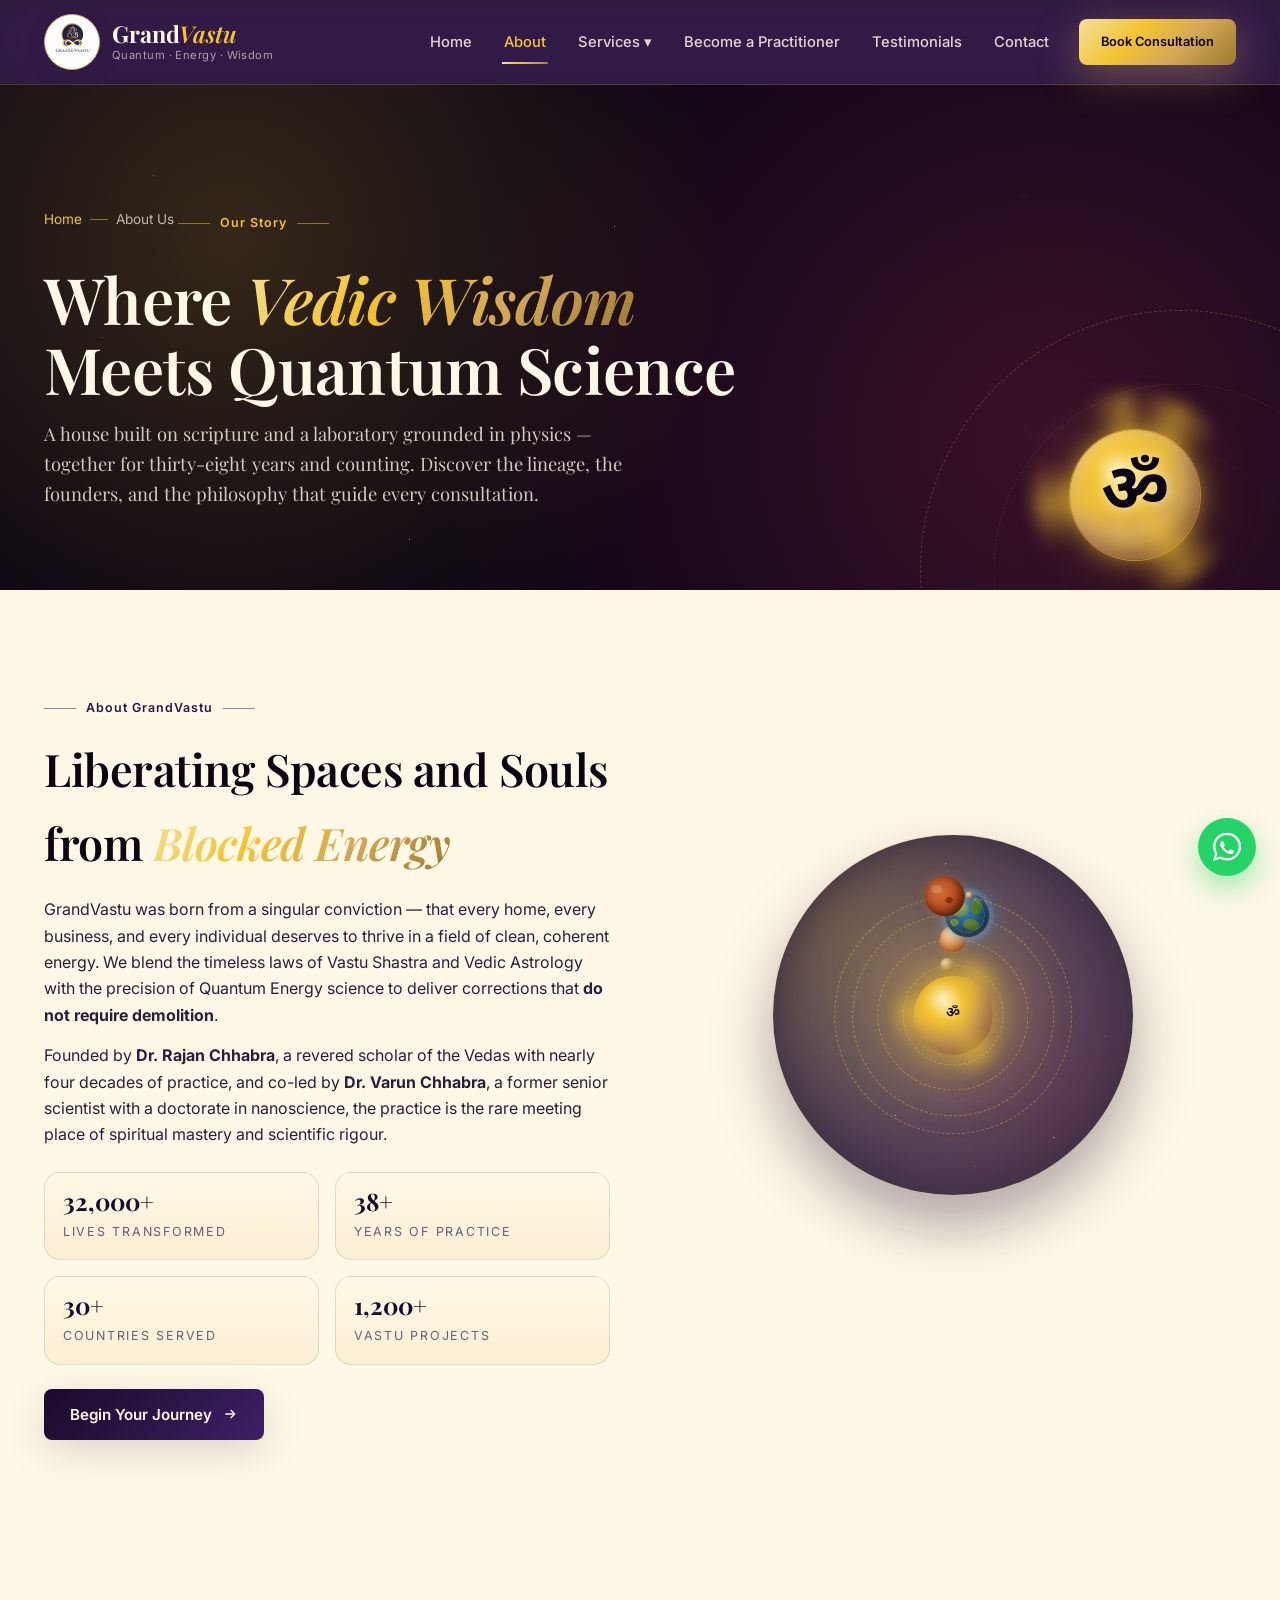
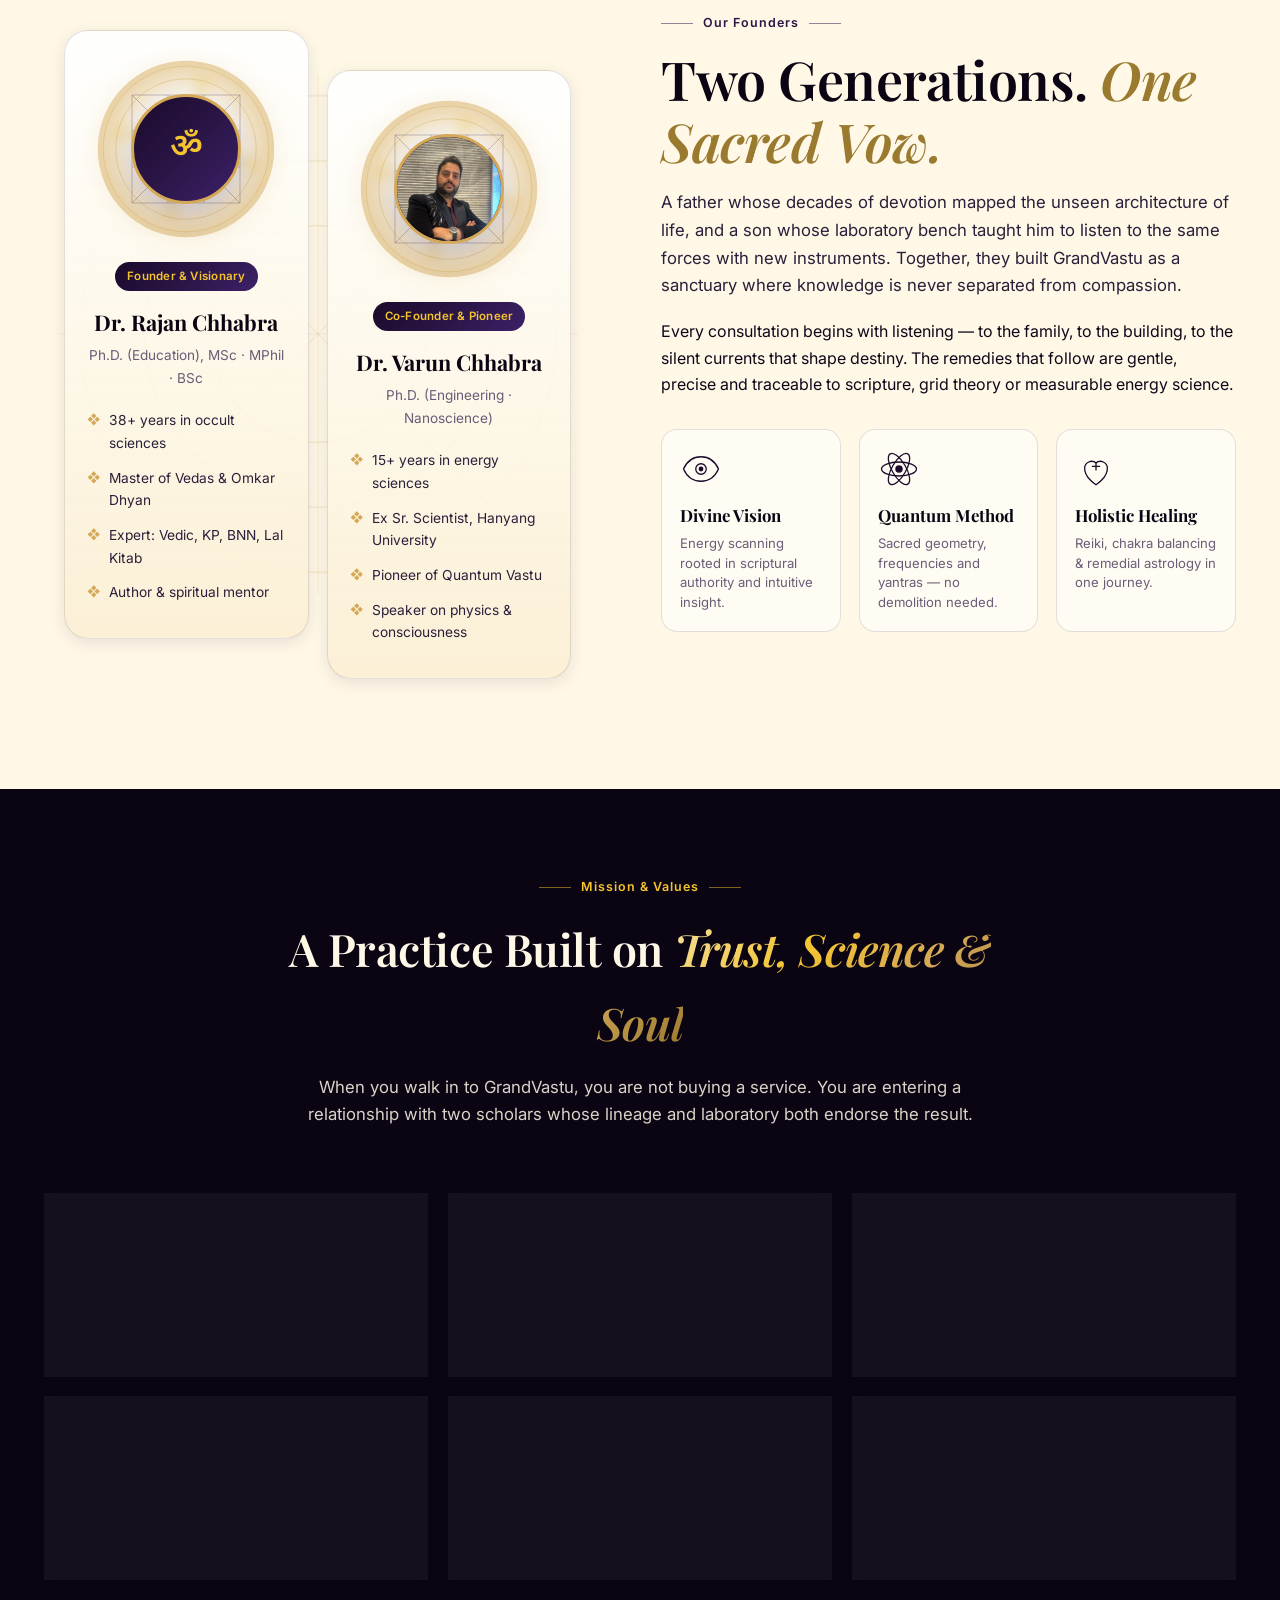
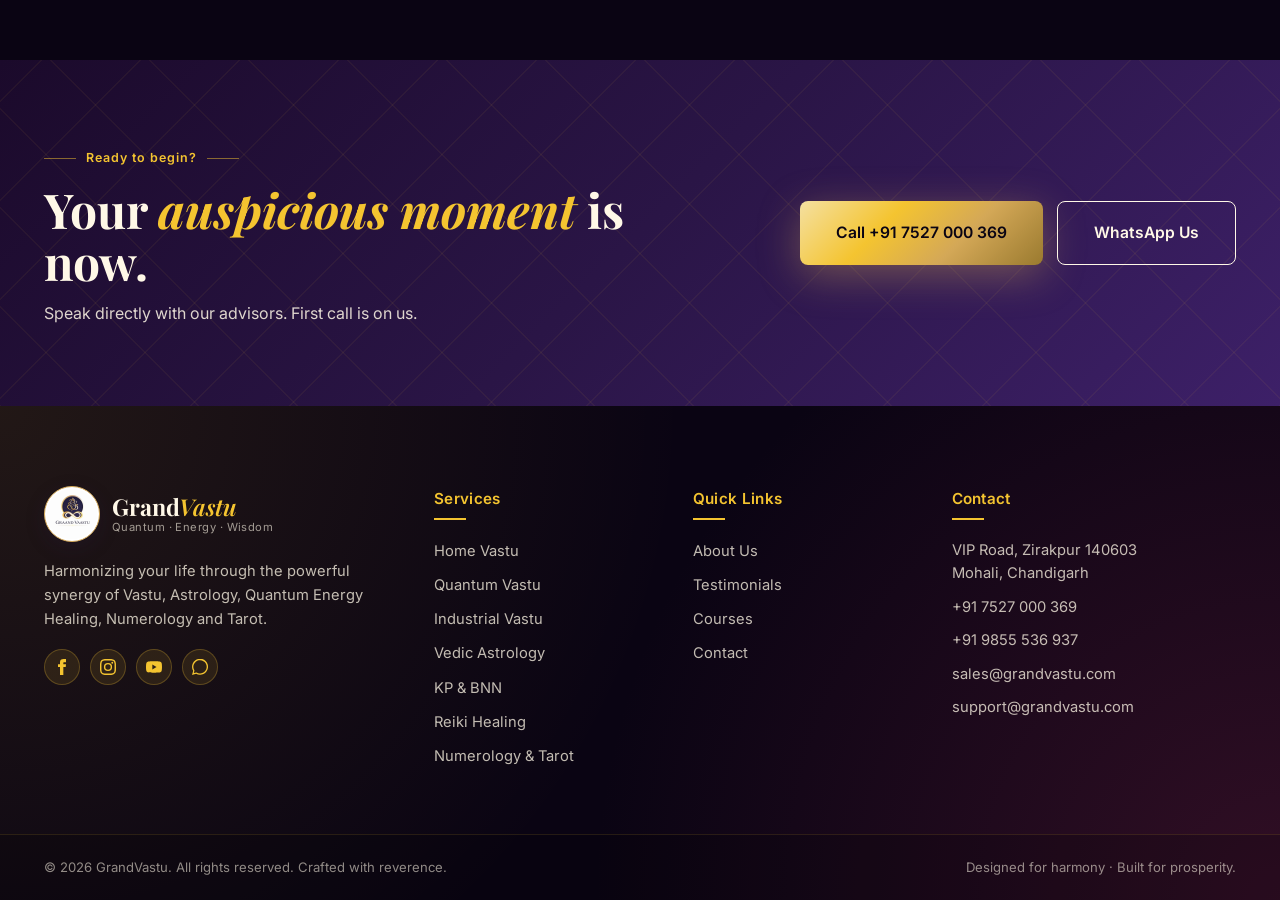
<file: about.html>
<!DOCTYPE html>
<html lang="en">
<head>
  <meta charset="UTF-8" />
  <meta http-equiv="X-UA-Compatible" content="IE=edge" />
  <meta name="viewport" content="width=device-width, initial-scale=1.0" />
  <meta name="description" content="About GrandVastu — Founded by Dr. Rajan Chhabra and pioneered by Dr. Varun Chhabra, fusing 38+ years of Vedic mastery with Quantum Energy science. 32,000+ clients globally." />
  <meta name="theme-color" content="#1b0a2b" />
  <title>About GrandVastu — Our Story, Lineage &amp; Founders</title>
  <link rel="preconnect" href="https://fonts.googleapis.com" />
  <link rel="preconnect" href="https://fonts.gstatic.com" crossorigin />
  <link href="https://fonts.googleapis.com/css2?family=Inter:wght@400;500;600;700&family=Playfair+Display:ital,wght@0,400;0,500;0,600;0,700;1,400;1,500;1,600&family=Noto+Sans+Devanagari:wght@500;600;700&display=swap" rel="stylesheet" />


  <link rel="stylesheet" href="assets/css/styles.css" />

  <link rel="icon" type="image/jpeg" href="assets/images/logo-md.jpg" />
  <link rel="apple-touch-icon" href="assets/images/logo-md.jpg" />
  <link rel="shortcut icon" href="assets/images/logo-md.jpg" />
</head>
<body>

  <!-- ============ HEADER ============ -->
  <header class="header" id="header">
    <div class="container header__row">
      <a href="index.html" class="logo" aria-label="GrandVastu Home">
        <img src="assets/images/logo-md.jpg" alt="GrandVastu" class="logo__img" />
        <span class="logo__text">
          <span class="logo__name">Grand<em>Vastu</em></span>
          <span class="logo__tag">Quantum &middot; Energy &middot; Wisdom</span>
        </span>
      </a>

      <nav class="nav" id="nav" aria-label="Primary">
        <button class="nav__close" id="navClose" aria-label="Close menu">&times;</button>
        <ul class="nav__list">
          <li><a href="index.html" class="nav__link">Home</a></li>
          <li><a href="about.html" class="nav__link is-active">About</a></li>
          <li class="nav__has-children">
            <a href="vastu.html" class="nav__link">Services <span aria-hidden="true">&#9662;</span></a>
            <ul class="nav__submenu">
              <li><a href="vastu.html">Vastu Consultation</a></li>
              <li><a href="astrology.html">Astrology</a></li>
              <li><a href="healing.html">Energy Healing</a></li>
              <li><a href="numerology.html">Numerology &amp; Tarot</a></li>
            </ul>
          </li>
          <li><a href="courses.html" class="nav__link">Become a Practitioner</a></li>
          <li><a href="testimonials.html" class="nav__link">Testimonials</a></li>
          <li><a href="contact.html" class="nav__link">Contact</a></li>
        </ul>
        <a href="contact.html" class="btn btn--gold nav__cta">Book Consultation</a>
      </nav>

      <button class="hamburger" id="hamburger" aria-label="Open menu" aria-expanded="false">
        <span></span><span></span><span></span>
      </button>
    </div>
  </header>

  <!-- ============ PAGE HERO (Cosmos backdrop) ============ -->
  <section class="page-hero">
    <div class="page-hero__bg" aria-hidden="true"></div>
    <div class="page-hero__orbit" aria-hidden="true"></div>
    <div class="page-hero__earth" aria-hidden="true"></div>
    <div class="container">
      <div class="page-hero__inner">
        <nav class="breadcrumb" aria-label="Breadcrumb">
          <a href="index.html">Home</a>
          <span class="breadcrumb__sep"></span>
          <span>About Us</span>
        </nav>
        <span class="eyebrow eyebrow--light"><span class="eyebrow__line"></span> Our Story <span class="eyebrow__line"></span></span>
        <h1 class="page-hero__title">Where <em>Vedic Wisdom</em> Meets Quantum Science</h1>
        <p class="page-hero__lede">A house built on scripture and a laboratory grounded in physics &mdash; together for thirty-eight years and counting. Discover the lineage, the founders, and the philosophy that guide every consultation.</p>
      </div>
    </div>
  </section>

  <!-- ============ INTRO ============ -->
  <section class="intro">
    <div class="container intro__row">
      <div class="intro__copy reveal">
        <span class="eyebrow"><span class="eyebrow__line"></span> About GrandVastu <span class="eyebrow__line"></span></span>
        <h2>Liberating Spaces and Souls from <em>Blocked Energy</em></h2>
        <p>GrandVastu was born from a singular conviction &mdash; that every home, every business, and every individual deserves to thrive in a field of clean, coherent energy. We blend the timeless laws of Vastu Shastra and Vedic Astrology with the precision of Quantum Energy science to deliver corrections that <strong>do not require demolition</strong>.</p>
        <p>Founded by <strong>Dr. Rajan Chhabra</strong>, a revered scholar of the Vedas with nearly four decades of practice, and co-led by <strong>Dr. Varun Chhabra</strong>, a former senior scientist with a doctorate in nanoscience, the practice is the rare meeting place of spiritual mastery and scientific rigour.</p>
        <div class="intro__highlights">
          <div class="intro__highlight"><strong>32,000+</strong><span>Lives Transformed</span></div>
          <div class="intro__highlight"><strong>38+</strong><span>Years of Practice</span></div>
          <div class="intro__highlight"><strong>30+</strong><span>Countries Served</span></div>
          <div class="intro__highlight"><strong>1,200+</strong><span>Vastu Projects</span></div>
        </div>
        <a href="contact.html" class="btn btn--maroon">Begin Your Journey <svg viewBox="0 0 24 24" width="16" height="16" fill="none" stroke="currentColor" stroke-width="2"><path d="M5 12h14M13 6l6 6-6 6"/></svg></a>
      </div>
      <div class="intro__visual reveal">
        <div class="cosmos cosmos--sm" aria-hidden="true">
          <div class="cosmos__field"></div>
          <div class="cosmos__stars"></div>
          <div class="cosmos__orbit cosmos__orbit--mercury"><span class="cosmos__planet cosmos__planet--mercury"></span></div>
          <div class="cosmos__orbit cosmos__orbit--venus"><span class="cosmos__planet cosmos__planet--venus"></span></div>
          <div class="cosmos__orbit cosmos__orbit--earth"><span class="cosmos__planet cosmos__planet--earth"><span class="cosmos__moon"></span></span></div>
          <div class="cosmos__orbit cosmos__orbit--mars"><span class="cosmos__planet cosmos__planet--mars"></span></div>
          <div class="cosmos__sun"></div>
        </div>
      </div>
    </div>
  </section>

  <!-- ============ FOUNDERS ============ -->
  <section class="about" id="founders">
    <div class="container about__row">
      <div class="about__media reveal">
        <div class="about__sun">
          <svg viewBox="0 0 240 240" xmlns="http://www.w3.org/2000/svg" aria-hidden="true">
            <g fill="none" stroke="currentColor" stroke-width="0.8">
              <circle cx="120" cy="120" r="110"/>
              <circle cx="120" cy="120" r="80"/>
              <circle cx="120" cy="120" r="50"/>
              <g stroke-width="0.5">
                <line x1="120" y1="0" x2="120" y2="240"/>
                <line x1="0" y1="120" x2="240" y2="120"/>
                <line x1="20" y1="20" x2="220" y2="220"/>
                <line x1="20" y1="220" x2="220" y2="20"/>
              </g>
            </g>
          </svg>
        </div>
        <div class="about__card">
          <div class="about__photo-wrap">
            <svg class="vastu-anim vastu-anim--ring" viewBox="0 0 200 200" aria-hidden="true">
              <defs>
                <radialGradient id="vRing1" cx="0.5" cy="0.5" r="0.5"><stop offset="60%" stop-color="#D4A857" stop-opacity="0"/><stop offset="100%" stop-color="#D4A857" stop-opacity="0.5"/></radialGradient>
              </defs>
              <circle cx="100" cy="100" r="98" fill="url(#vRing1)"/>
              <g fill="none" stroke="#D4A857" stroke-width="0.6" opacity="0.7"><circle cx="100" cy="100" r="92"/><circle cx="100" cy="100" r="78"/></g>
              <g class="vastu-anim__grid" fill="none" stroke="#2a1546" stroke-width="0.5" opacity="0.55">
                <rect x="40" y="40" width="120" height="120"/>
                <line x1="40" y1="80" x2="160" y2="80"/><line x1="40" y1="120" x2="160" y2="120"/>
                <line x1="80" y1="40" x2="80" y2="160"/><line x1="120" y1="40" x2="120" y2="160"/>
                <line x1="40" y1="40" x2="160" y2="160"/><line x1="160" y1="40" x2="40" y2="160"/>
              </g>
              <g class="vastu-anim__pulse"><circle cx="100" cy="100" r="6" fill="#F4C430"/><circle cx="100" cy="100" r="14" fill="none" stroke="#F4C430" stroke-width="0.6" opacity="0.7"/></g>
            </svg>
            <div class="about__card-photo about__card-photo--placeholder" aria-hidden="true">
              <svg viewBox="0 0 80 80" width="48" height="48" aria-hidden="true">
                <text x="40" y="40" text-anchor="middle" dominant-baseline="central" fill="currentColor" class="om-text" font-size="56">&#x950;</text>
              </svg>
            </div>
          </div>
          <span class="about__card-tag">Founder &amp; Visionary</span>
          <h3>Dr. Rajan Chhabra</h3>
          <p>Ph.D. (Education), MSc &middot; MPhil &middot; BSc</p>
          <ul>
            <li>38+ years in occult sciences</li>
            <li>Master of Vedas &amp; Omkar Dhyan</li>
            <li>Expert: Vedic, KP, BNN, Lal Kitab</li>
            <li>Author &amp; spiritual mentor</li>
          </ul>
        </div>
        <div class="about__card about__card--alt">
          <div class="about__photo-wrap">
            <svg class="vastu-anim vastu-anim--ring" viewBox="0 0 200 200" aria-hidden="true">
              <defs>
                <radialGradient id="vRing2" cx="0.5" cy="0.5" r="0.5"><stop offset="60%" stop-color="#D4A857" stop-opacity="0"/><stop offset="100%" stop-color="#D4A857" stop-opacity="0.5"/></radialGradient>
              </defs>
              <circle cx="100" cy="100" r="98" fill="url(#vRing2)"/>
              <g fill="none" stroke="#D4A857" stroke-width="0.6" opacity="0.7"><circle cx="100" cy="100" r="92"/><circle cx="100" cy="100" r="78"/></g>
              <g class="vastu-anim__grid" fill="none" stroke="#2a1546" stroke-width="0.5" opacity="0.55">
                <rect x="40" y="40" width="120" height="120"/>
                <line x1="40" y1="80" x2="160" y2="80"/><line x1="40" y1="120" x2="160" y2="120"/>
                <line x1="80" y1="40" x2="80" y2="160"/><line x1="120" y1="40" x2="120" y2="160"/>
                <line x1="40" y1="40" x2="160" y2="160"/><line x1="160" y1="40" x2="40" y2="160"/>
              </g>
              <g class="vastu-anim__pulse"><circle cx="100" cy="100" r="6" fill="#F4C430"/><circle cx="100" cy="100" r="14" fill="none" stroke="#F4C430" stroke-width="0.6" opacity="0.7"/></g>
            </svg>
            <div class="about__card-photo">
              <img src="assets/images/creator1-md.jpg" alt="Dr. Varun Chhabra, Co-Founder of GrandVastu" loading="lazy" />
            </div>
          </div>
          <span class="about__card-tag">Co-Founder &amp; Pioneer</span>
          <h3>Dr. Varun Chhabra</h3>
          <p>Ph.D. (Engineering &middot; Nanoscience)</p>
          <ul>
            <li>15+ years in energy sciences</li>
            <li>Ex Sr. Scientist, Hanyang University</li>
            <li>Pioneer of Quantum Vastu</li>
            <li>Speaker on physics &amp; consciousness</li>
          </ul>
        </div>
      </div>

      <div class="about__copy reveal">
        <span class="eyebrow"><span class="eyebrow__line"></span> Our Founders <span class="eyebrow__line"></span></span>
        <h2 class="section__title">Two Generations. <em>One Sacred Vow.</em></h2>
        <p class="lead">A father whose decades of devotion mapped the unseen architecture of life, and a son whose laboratory bench taught him to listen to the same forces with new instruments. Together, they built GrandVastu as a sanctuary where knowledge is never separated from compassion.</p>
        <p>Every consultation begins with listening &mdash; to the family, to the building, to the silent currents that shape destiny. The remedies that follow are gentle, precise and traceable to scripture, grid theory or measurable energy science.</p>
        <div class="about__pillars">
          <div class="pillar">
            <div class="pillar__icon">
              <svg viewBox="0 0 48 48" fill="none" stroke="currentColor" stroke-width="1.5" stroke-linecap="round" stroke-linejoin="round">
                <path d="M4 24c4-9 11-14 20-14s16 5 20 14c-4 9-11 14-20 14S8 33 4 24z"/>
                <circle cx="24" cy="24" r="6"/><circle cx="24" cy="24" r="2" fill="currentColor"/>
              </svg>
            </div>
            <h4>Divine Vision</h4>
            <p>Energy scanning rooted in scriptural authority and intuitive insight.</p>
          </div>
          <div class="pillar">
            <div class="pillar__icon">
              <svg viewBox="0 0 48 48" fill="none" stroke="currentColor" stroke-width="1.5" stroke-linecap="round" stroke-linejoin="round">
                <circle cx="24" cy="24" r="3.5" fill="currentColor"/>
                <ellipse cx="24" cy="24" rx="20" ry="8"/>
                <ellipse cx="24" cy="24" rx="20" ry="8" transform="rotate(60 24 24)"/>
                <ellipse cx="24" cy="24" rx="20" ry="8" transform="rotate(-60 24 24)"/>
              </svg>
            </div>
            <h4>Quantum Method</h4>
            <p>Sacred geometry, frequencies and yantras &mdash; no demolition needed.</p>
          </div>
          <div class="pillar">
            <div class="pillar__icon">
              <svg viewBox="0 0 48 48" fill="none" stroke="currentColor" stroke-width="1.5" stroke-linecap="round" stroke-linejoin="round">
                <path d="M24 42s-13-8-13-19a8 8 0 0 1 13-6 8 8 0 0 1 13 6c0 11-13 19-13 19z"/>
                <path d="M24 17v8M20 21h8"/>
              </svg>
            </div>
            <h4>Holistic Healing</h4>
            <p>Reiki, chakra balancing &amp; remedial astrology in one journey.</p>
          </div>
        </div>
      </div>
    </div>
  </section>

  <!-- ============ MISSION / VALUES ============ -->
  <section class="content content--dark">
    <div class="container">
      <div class="section__head reveal">
        <span class="eyebrow eyebrow--light"><span class="eyebrow__line"></span> Mission &amp; Values <span class="eyebrow__line"></span></span>
        <h2 class="page-title">A Practice Built on <em>Trust, Science &amp; Soul</em></h2>
        <p class="lead lead--light" style="max-width:720px;margin:0 auto;">When you walk in to GrandVastu, you are not buying a service. You are entering a relationship with two scholars whose lineage and laboratory both endorse the result.</p>
      </div>
      <div class="why__features" style="margin-top:50px;">
        <div class="why__feat reveal">
          <div class="why__icon">
            <svg viewBox="0 0 48 48" fill="none" stroke="currentColor" stroke-width="1.5" stroke-linecap="round" stroke-linejoin="round"><path d="M24 4l3.5 9 9 1-7 6 2.5 9-8-5-8 5 2.5-9-7-6 9-1z"/><path d="M14 38l20-20" stroke-width="2"/></svg>
          </div>
          <h4>No Demolition</h4>
          <p>Energy-based corrections instead of breaking walls or remodelling.</p>
        </div>
        <div class="why__feat reveal">
          <div class="why__icon">
            <svg viewBox="0 0 48 48" fill="none" stroke="currentColor" stroke-width="1.5" stroke-linecap="round" stroke-linejoin="round"><circle cx="16" cy="18" r="5"/><circle cx="32" cy="18" r="5"/><path d="M6 38c0-6 4-10 10-10s10 4 10 10M22 38c0-6 4-10 10-10s10 4 10 10"/></svg>
          </div>
          <h4>32,000+ Clients</h4>
          <p>A trusted record across India, USA, UK, UAE, Canada and beyond.</p>
        </div>
        <div class="why__feat reveal">
          <div class="why__icon">
            <svg viewBox="0 0 48 48" fill="none" stroke="currentColor" stroke-width="1.5" stroke-linecap="round" stroke-linejoin="round"><circle cx="24" cy="24" r="3" fill="currentColor"/><ellipse cx="24" cy="24" rx="18" ry="7"/><ellipse cx="24" cy="24" rx="18" ry="7" transform="rotate(60 24 24)"/><ellipse cx="24" cy="24" rx="18" ry="7" transform="rotate(-60 24 24)"/></svg>
          </div>
          <h4>Quantum Approach</h4>
          <p>Sacred geometry validated by physics &mdash; pioneered in our practice.</p>
        </div>
        <div class="why__feat reveal">
          <div class="why__icon">
            <svg viewBox="0 0 48 48" fill="none" stroke="currentColor" stroke-width="1.5" stroke-linecap="round" stroke-linejoin="round"><path d="M8 10c5-2 12-2 16 2v28c-4-4-11-4-16-2zM40 10c-5-2-12-2-16 2v28c4-4 11-4 16-2z"/><path d="M14 18h6M14 24h6M28 18h6M28 24h6"/></svg>
          </div>
          <h4>Scriptural Roots</h4>
          <p>Every remedy traceable to Vedas, Shastras and time-tested authority.</p>
        </div>
        <div class="why__feat reveal">
          <div class="why__icon">
            <svg viewBox="0 0 48 48" fill="none" stroke="currentColor" stroke-width="1.5" stroke-linecap="round" stroke-linejoin="round"><circle cx="24" cy="24" r="20"/><path d="M4 24h40M24 4c5 6 5 34 0 40M24 4c-5 6-5 34 0 40"/></svg>
          </div>
          <h4>Online Globally</h4>
          <p>Comprehensive remote consultations &mdash; reports delivered in days.</p>
        </div>
        <div class="why__feat reveal">
          <div class="why__icon">
            <svg viewBox="0 0 48 48" fill="none" stroke="currentColor" stroke-width="1.5" stroke-linecap="round" stroke-linejoin="round"><circle cx="24" cy="24" r="20"/><path d="M24 12v12l8 4"/><path d="M40 30c-2 4-6 8-12 8-4 0-7-1-9-3" stroke-dasharray="2 2"/></svg>
          </div>
          <h4>24&#215;7 Support</h4>
          <p>Our team accompanies you long after your consultation ends.</p>
        </div>
      </div>
    </div>
  </section>

  <!-- ============ CTA BAND ============ -->
  <section class="cta-band">
    <div class="container cta-band__row">
      <div>
        <span class="eyebrow eyebrow--light"><span class="eyebrow__line"></span> Ready to begin? <span class="eyebrow__line"></span></span>
        <h2>Your <em>auspicious moment</em> is now.</h2>
        <p>Speak directly with our advisors. First call is on us.</p>
      </div>
      <div class="cta-band__btns">
        <a href="tel:+917527000369" class="btn btn--gold btn--lg">Call +91 7527 000 369</a>
        <a href="https://wa.me/917527000369" class="btn btn--ghost btn--lg btn--ghost--light">WhatsApp Us</a>
      </div>
    </div>
  </section>

  <!-- ============ FOOTER ============ -->
  <footer class="footer">
    <div class="footer__bg" aria-hidden="true"></div>
    <div class="container footer__grid">
      <div class="footer__brand">
        <a href="index.html" class="logo logo--light">
          <img src="assets/images/logo-md.jpg" alt="GrandVastu" class="logo__img" />
          <span class="logo__text">
            <span class="logo__name">Grand<em>Vastu</em></span>
            <span class="logo__tag">Quantum &middot; Energy &middot; Wisdom</span>
          </span>
        </a>
        <p>Harmonizing your life through the powerful synergy of Vastu, Astrology, Quantum Energy Healing, Numerology and Tarot.</p>
        <div class="footer__social">
          <a href="#" aria-label="Facebook"><svg viewBox="0 0 24 24" width="16" height="16" fill="currentColor"><path d="M9 8H6v4h3v12h5V12h3.6l.4-4h-4V6.3c0-1 .2-1.3 1.1-1.3H18V0h-3.5C10.7 0 9 1.6 9 4.7V8z"/></svg></a>
          <a href="#" aria-label="Instagram"><svg viewBox="0 0 24 24" width="16" height="16" fill="currentColor"><path d="M12 2.16c3.2 0 3.58 0 4.85.07 3.25.15 4.77 1.7 4.92 4.92.06 1.27.07 1.65.07 4.85s0 3.58-.07 4.85c-.15 3.22-1.66 4.77-4.92 4.92-1.27.06-1.65.07-4.85.07s-3.58 0-4.85-.07c-3.26-.15-4.77-1.7-4.92-4.92-.06-1.27-.07-1.65-.07-4.85s0-3.58.07-4.85C2.38 3.93 3.9 2.38 7.15 2.23 8.42 2.17 8.8 2.16 12 2.16zM12 0C8.74 0 8.33.01 7.05.07 2.7.27.27 2.69.07 7.05.01 8.33 0 8.74 0 12s.01 3.67.07 4.95c.2 4.36 2.62 6.78 6.98 6.98C8.33 23.99 8.74 24 12 24s3.67-.01 4.95-.07c4.35-.2 6.78-2.62 6.98-6.98.06-1.28.07-1.69.07-4.95s-.01-3.67-.07-4.95C23.73 2.7 21.31.27 16.95.07 15.67.01 15.26 0 12 0zm0 5.84a6.16 6.16 0 1 0 0 12.32 6.16 6.16 0 0 0 0-12.32zM12 16a4 4 0 1 1 0-8 4 4 0 0 1 0 8zm6.41-11.85a1.44 1.44 0 1 0 0 2.88 1.44 1.44 0 0 0 0-2.88z"/></svg></a>
          <a href="#" aria-label="YouTube"><svg viewBox="0 0 24 24" width="16" height="16" fill="currentColor"><path d="M23.5 6.2a3 3 0 0 0-2.1-2.1C19.5 3.5 12 3.5 12 3.5s-7.5 0-9.4.6A3 3 0 0 0 .5 6.2C0 8 0 12 0 12s0 4 .5 5.8a3 3 0 0 0 2.1 2.1c1.9.6 9.4.6 9.4.6s7.5 0 9.4-.6a3 3 0 0 0 2.1-2.1c.5-1.8.5-5.8.5-5.8s0-4-.5-5.8zM9.5 15.6V8.4l6.3 3.6-6.3 3.6z"/></svg></a>
          <a href="https://wa.me/917527000369" aria-label="WhatsApp"><svg viewBox="0 0 24 24" width="16" height="16" fill="currentColor"><path d="M.06 24l1.7-6.2a12 12 0 1 1 4.4 4.3L.05 24zM6.6 20.2l.4.2A10 10 0 1 0 3.5 17l.2.4-1 3.7 3.9-.9z"/></svg></a>
        </div>
      </div>
      <div class="footer__col">
        <h5>Services</h5>
        <ul>
          <li><a href="vastu.html">Home Vastu</a></li>
          <li><a href="vastu.html">Quantum Vastu</a></li>
          <li><a href="vastu.html">Industrial Vastu</a></li>
          <li><a href="astrology.html">Vedic Astrology</a></li>
          <li><a href="astrology.html">KP &amp; BNN</a></li>
          <li><a href="healing.html">Reiki Healing</a></li>
          <li><a href="numerology.html">Numerology &amp; Tarot</a></li>
        </ul>
      </div>
      <div class="footer__col">
        <h5>Quick Links</h5>
        <ul>
          <li><a href="about.html">About Us</a></li>
          <li><a href="testimonials.html">Testimonials</a></li>
          <li><a href="courses.html">Courses</a></li>
          <li><a href="contact.html">Contact</a></li>
        </ul>
      </div>
      <div class="footer__col">
        <h5>Contact</h5>
        <ul class="footer__contact">
          <li>VIP Road, Zirakpur 140603<br>Mohali, Chandigarh</li>
          <li><a href="tel:+917527000369">+91 7527 000 369</a></li>
          <li><a href="tel:+919855536937">+91 9855 536 937</a></li>
          <li><a href="mailto:sales@grandvastu.com">sales@grandvastu.com</a></li>
          <li><a href="mailto:support@grandvastu.com">support@grandvastu.com</a></li>
        </ul>
      </div>
    </div>
    <div class="footer__bottom">
      <div class="container footer__bottom-row">
        <p>&copy; <span id="year"></span> GrandVastu. All rights reserved. Crafted with reverence.</p>
        <p>Designed for harmony &middot; Built for prosperity.</p>
      </div>
    </div>
  </footer>

  <!-- ============ FLOATING WIDGETS ============ -->
  <a href="https://wa.me/917527000369" class="float-wa" aria-label="WhatsApp Chat">
    <svg viewBox="0 0 24 24" width="28" height="28" fill="currentColor"><path d="M.06 24l1.7-6.2a12 12 0 1 1 4.4 4.3L.05 24zM6.6 20.2l.4.2A10 10 0 1 0 3.5 17l.2.4-1 3.7 3.9-.9z"/><path d="M9 7.4c-.2-.4-.4-.4-.6-.4h-.5c-.2 0-.5 0-.7.3-.3.3-1 1-1 2.5s1 2.9 1.2 3.1c.2.2 2 3.2 5 4.4 2.4 1 3 .8 3.5.7.5 0 1.6-.7 1.9-1.3.2-.7.2-1.2.1-1.3l-.6-.3-2-1c-.3 0-.5-.1-.7.1l-.9 1.2c-.2.2-.4.2-.6.1-.3-.2-1.2-.5-2.3-1.4-.9-.7-1.4-1.7-1.6-2 0-.2 0-.4.1-.5l.4-.5.4-.4c.2-.1.1-.3 0-.4l-.9-2.1z"/></svg>
  </a>
  <button class="back-top" id="backTop" aria-label="Back to top">
    <svg viewBox="0 0 24 24" width="20" height="20" fill="none" stroke="currentColor" stroke-width="2.5"><path d="M18 15l-6-6-6 6"/></svg>
  </button>

  <div class="cursor" id="cursor" aria-hidden="true"><span></span></div>

  <script src="assets/js/script.js" defer></script>
</body>
</html>
</file>
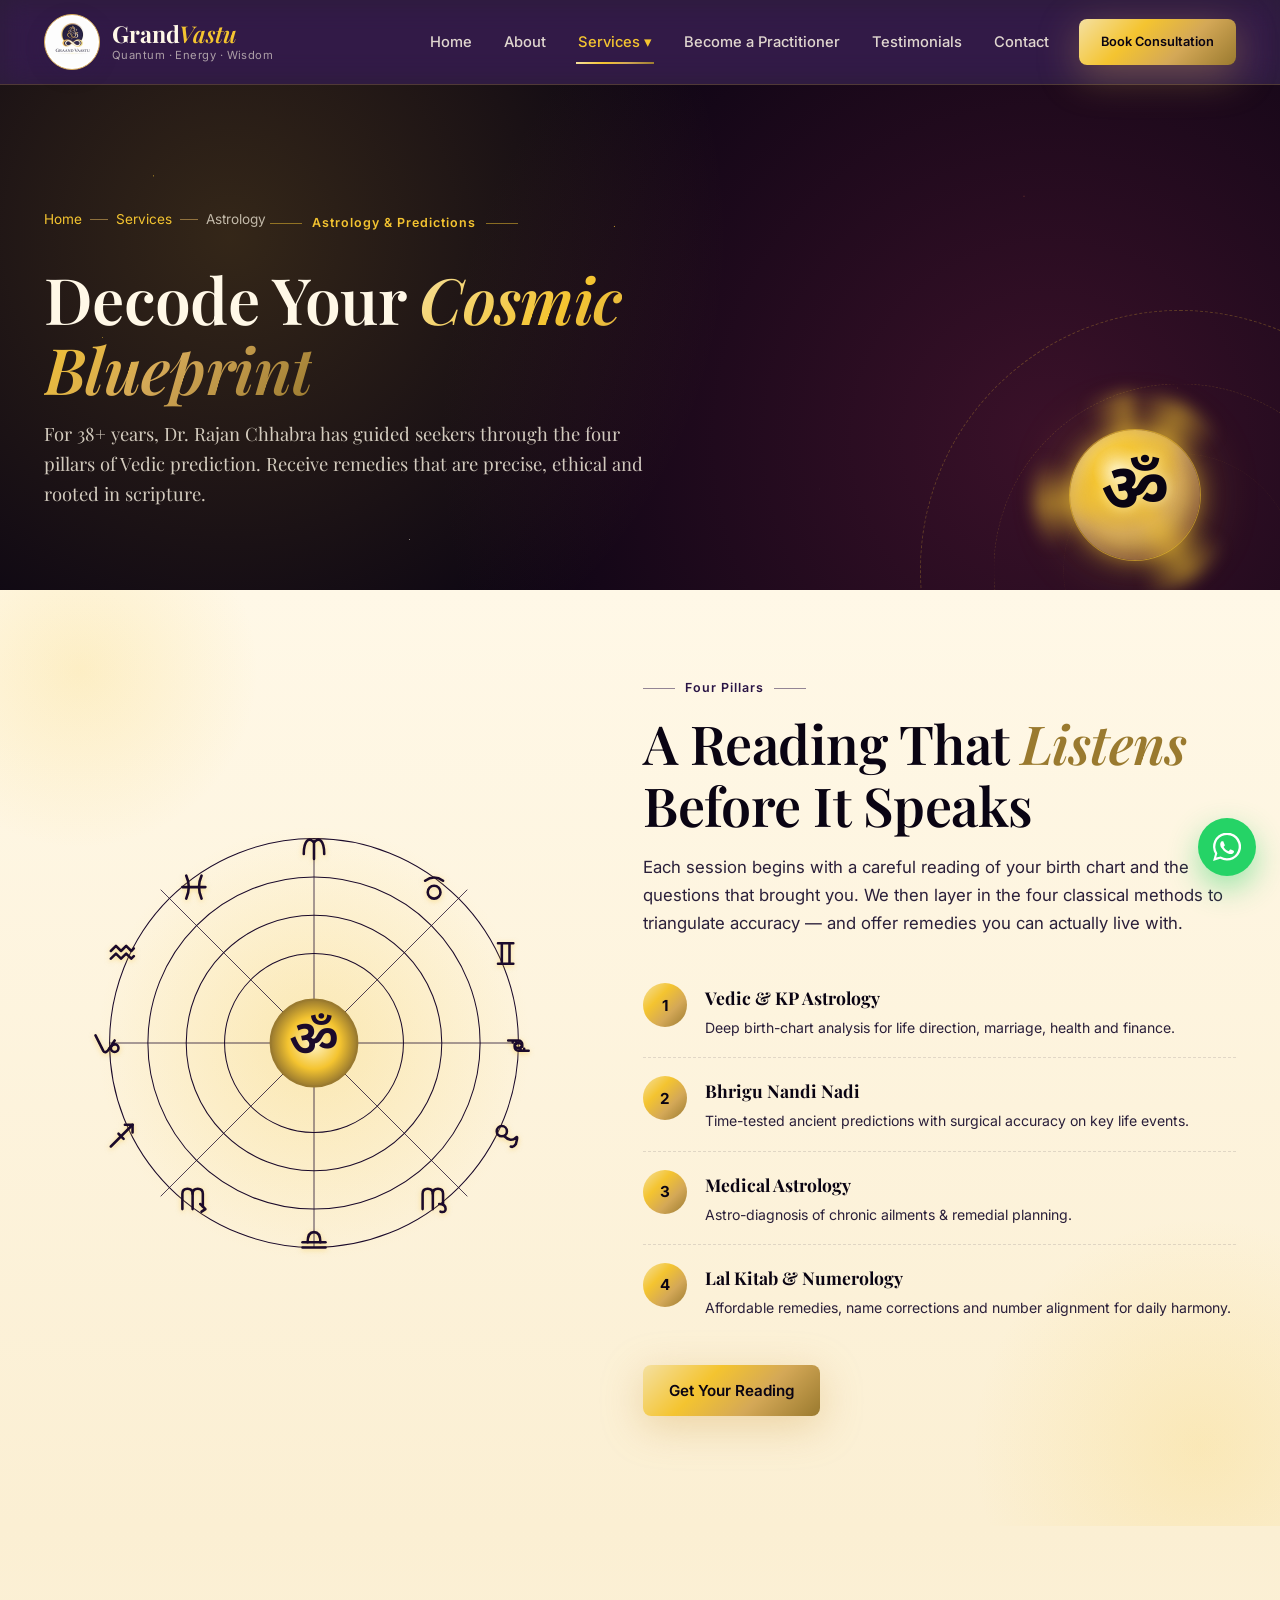
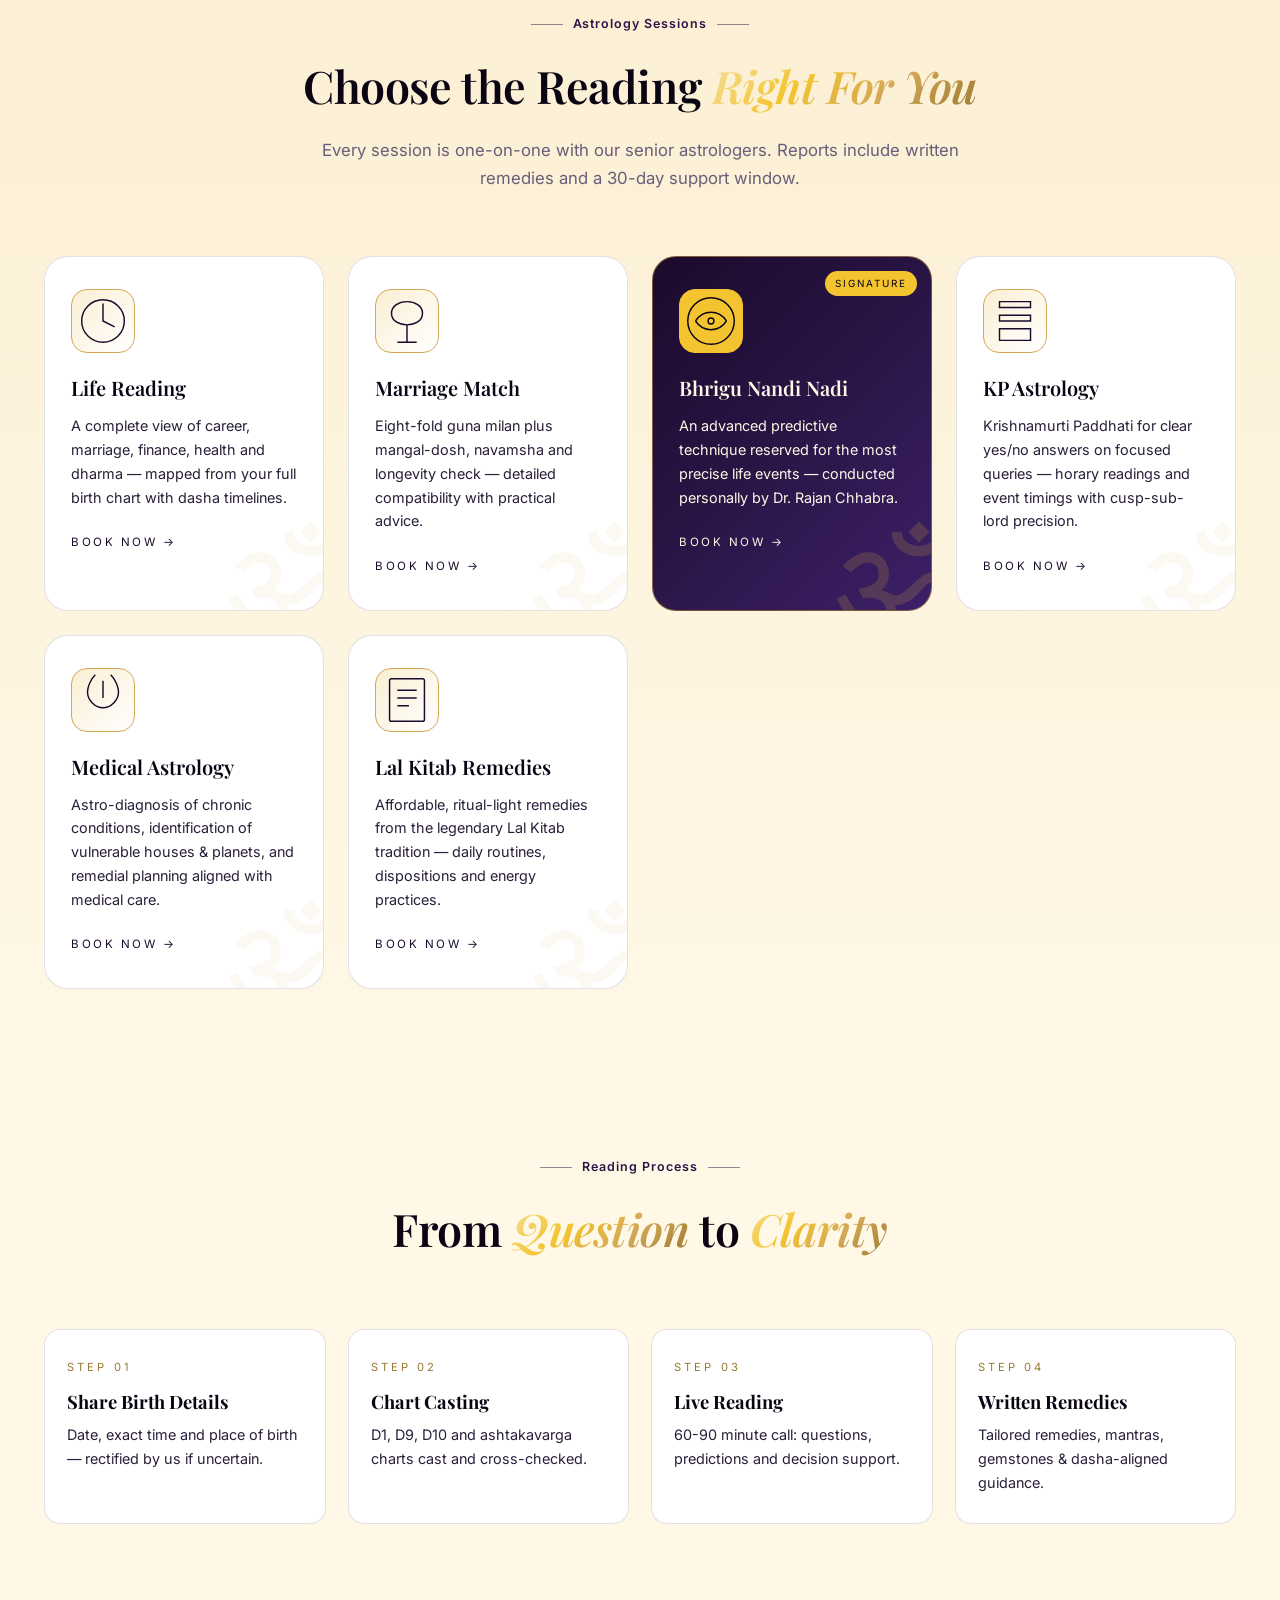
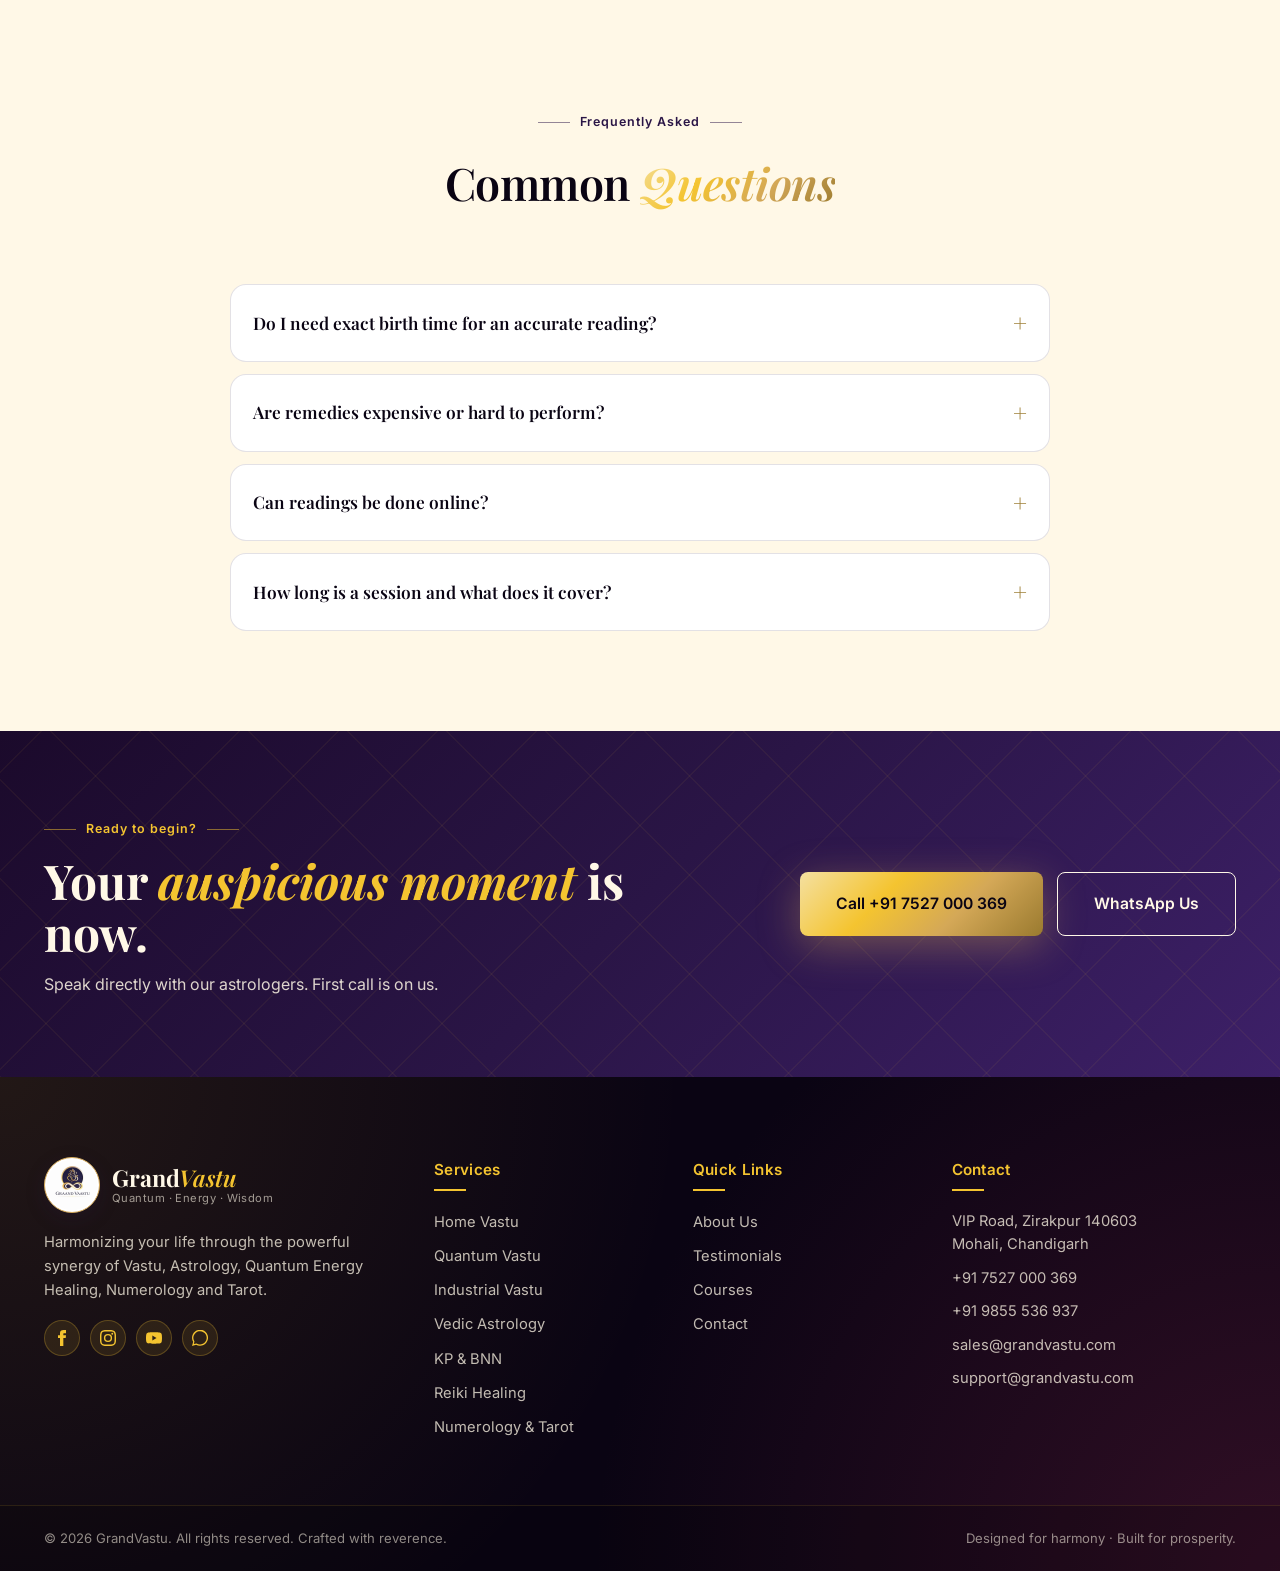
<file: astrology.html>
<!DOCTYPE html>
<html lang="en">
<head>
  <meta charset="UTF-8" />
  <meta http-equiv="X-UA-Compatible" content="IE=edge" />
  <meta name="viewport" content="width=device-width, initial-scale=1.0" />
  <meta name="description" content="GrandVastu Astrology — Vedic, KP, Bhrigu Nandi Nadi, Medical, and Lal Kitab readings by Dr. Rajan Chhabra. Surgical-grade predictions with ethical, scriptural remedies." />
  <meta name="theme-color" content="#1b0a2b" />
  <title>Astrology Services — Vedic, KP, BNN, Medical &amp; Lal Kitab | GrandVastu</title>
  <link rel="preconnect" href="https://fonts.googleapis.com" />
  <link rel="preconnect" href="https://fonts.gstatic.com" crossorigin />
  <link href="https://fonts.googleapis.com/css2?family=Inter:wght@400;500;600;700&family=Playfair+Display:ital,wght@0,400;0,500;0,600;0,700;1,400;1,500;1,600&family=Noto+Sans+Devanagari:wght@500;600;700&display=swap" rel="stylesheet" />

  <link rel="stylesheet" href="assets/css/styles.css" />
  <link rel="icon" type="image/jpeg" href="assets/images/logo-md.jpg" />
  <link rel="apple-touch-icon" href="assets/images/logo-md.jpg" />
  <link rel="shortcut icon" href="assets/images/logo-md.jpg" />
</head>
<body>

  <header class="header" id="header">
    <div class="container header__row">
      <a href="index.html" class="logo" aria-label="GrandVastu Home">
        <img src="assets/images/logo-md.jpg" alt="GrandVastu" class="logo__img" />
        <span class="logo__text"><span class="logo__name">Grand<em>Vastu</em></span><span class="logo__tag">Quantum &middot; Energy &middot; Wisdom</span></span>
      </a>
      <nav class="nav" id="nav" aria-label="Primary">
        <button class="nav__close" id="navClose" aria-label="Close menu">&times;</button>
        <ul class="nav__list">
          <li><a href="index.html" class="nav__link">Home</a></li>
          <li><a href="about.html" class="nav__link">About</a></li>
          <li class="nav__has-children">
            <a href="vastu.html" class="nav__link is-active">Services <span aria-hidden="true">&#9662;</span></a>
            <ul class="nav__submenu">
              <li><a href="vastu.html">Vastu Consultation</a></li>
              <li><a href="astrology.html">Astrology</a></li>
              <li><a href="healing.html">Energy Healing</a></li>
              <li><a href="numerology.html">Numerology &amp; Tarot</a></li>
            </ul>
          </li>
          <li><a href="courses.html" class="nav__link">Become a Practitioner</a></li>
          <li><a href="testimonials.html" class="nav__link">Testimonials</a></li>
          <li><a href="contact.html" class="nav__link">Contact</a></li>
        </ul>
        <a href="contact.html" class="btn btn--gold nav__cta">Book Consultation</a>
      </nav>
      <button class="hamburger" id="hamburger" aria-label="Open menu" aria-expanded="false"><span></span><span></span><span></span></button>
    </div>
  </header>

  <!-- PAGE HERO -->
  <section class="page-hero">
    <div class="page-hero__bg" aria-hidden="true"></div>
    <div class="page-hero__orbit" aria-hidden="true"></div>
    <div class="page-hero__earth" aria-hidden="true"></div>
    <div class="container">
      <div class="page-hero__inner">
        <nav class="breadcrumb" aria-label="Breadcrumb">
          <a href="index.html">Home</a>
          <span class="breadcrumb__sep"></span>
          <a href="vastu.html">Services</a>
          <span class="breadcrumb__sep"></span>
          <span>Astrology</span>
        </nav>
        <span class="eyebrow eyebrow--light"><span class="eyebrow__line"></span> Astrology &amp; Predictions <span class="eyebrow__line"></span></span>
        <h1 class="page-hero__title">Decode Your <em>Cosmic Blueprint</em></h1>
        <p class="page-hero__lede">For 38+ years, Dr. Rajan Chhabra has guided seekers through the four pillars of Vedic prediction. Receive remedies that are precise, ethical and rooted in scripture.</p>
      </div>
    </div>
  </section>

  <!-- INTRO + ZODIAC WHEEL -->
  <section class="astro" style="padding-top:80px;">
    <div class="container astro__row">
      <div class="astro__visual reveal">
        <div class="astro__wheel">
          <svg viewBox="0 0 360 360" xmlns="http://www.w3.org/2000/svg" aria-hidden="true">
            <defs>
              <radialGradient id="wheelGrad" cx="0.5" cy="0.5" r="0.5">
                <stop offset="0%" stop-color="#F4C430" stop-opacity="0.25"/>
                <stop offset="100%" stop-color="#F4C430" stop-opacity="0"/>
              </radialGradient>
              <radialGradient id="centerOmGradAstro" cx="0.5" cy="0.5" r="0.5">
                <stop offset="0%" stop-color="#fff5cc"/>
                <stop offset="60%" stop-color="#F4C430"/>
                <stop offset="100%" stop-color="#9a7a2f"/>
              </radialGradient>
              <symbol id="z-aries" viewBox="0 0 24 24"><g fill="none" stroke="currentColor" stroke-width="2" stroke-linecap="round" stroke-linejoin="round"><path d="M12 22 V 9"/><path d="M4 18 C 4 8 8 4 12 9 C 16 4 20 8 20 18"/></g></symbol>
              <symbol id="z-taurus" viewBox="0 0 24 24"><g fill="none" stroke="currentColor" stroke-width="2" stroke-linecap="round" stroke-linejoin="round"><circle cx="12" cy="16" r="5"/><path d="M5 7 Q 12 2 19 7"/></g></symbol>
              <symbol id="z-gemini" viewBox="0 0 24 24"><g fill="none" stroke="currentColor" stroke-width="2" stroke-linecap="round" stroke-linejoin="round"><path d="M9 4 V 20 M15 4 V 20 M6 4 H 18 M6 20 H 18"/></g></symbol>
              <symbol id="z-cancer" viewBox="0 0 24 24"><g fill="none" stroke="currentColor" stroke-width="2" stroke-linecap="round" stroke-linejoin="round"><path d="M4 8 H 12 A 3 3 0 1 1 9 11 A 1.5 1.5 0 1 0 7.5 9.5"/><path d="M20 16 H 12 A 3 3 0 1 1 15 13 A 1.5 1.5 0 1 0 16.5 14.5"/></g></symbol>
              <symbol id="z-leo" viewBox="0 0 24 24"><g fill="none" stroke="currentColor" stroke-width="2" stroke-linecap="round" stroke-linejoin="round"><circle cx="9" cy="9" r="4"/><path d="M11 13 Q 16 18 20 14 Q 22 12 20 19 Q 18 22 16 21"/></g></symbol>
              <symbol id="z-virgo" viewBox="0 0 24 24"><g fill="none" stroke="currentColor" stroke-width="2" stroke-linecap="round" stroke-linejoin="round"><path d="M3 20 V 8 Q 3 4 7 4 Q 11 4 11 8 V 20"/><path d="M11 8 Q 11 4 15 4 Q 19 4 19 8 V 16"/><path d="M16 16 Q 21 16 21 20 Q 21 23 17 22"/></g></symbol>
              <symbol id="z-libra" viewBox="0 0 24 24"><g fill="none" stroke="currentColor" stroke-width="2" stroke-linecap="round" stroke-linejoin="round"><path d="M3 20 H 21"/><path d="M3 16 H 21"/><path d="M7 16 Q 7 8 12 8 Q 17 8 17 16"/></g></symbol>
              <symbol id="z-scorpio" viewBox="0 0 24 24"><g fill="none" stroke="currentColor" stroke-width="2" stroke-linecap="round" stroke-linejoin="round"><path d="M3 20 V 8 Q 3 4 7 4 Q 11 4 11 8 V 20"/><path d="M11 8 Q 11 4 15 4 Q 19 4 19 8 V 18"/><path d="M17 16 L 21 20 L 18 22"/></g></symbol>
              <symbol id="z-sagittarius" viewBox="0 0 24 24"><g fill="none" stroke="currentColor" stroke-width="2" stroke-linecap="round" stroke-linejoin="round"><path d="M3 21 L 20 4"/><path d="M14 4 H 20 V 10"/><path d="M9 11 L 13 15"/></g></symbol>
              <symbol id="z-capricorn" viewBox="0 0 24 24"><g fill="none" stroke="currentColor" stroke-width="2" stroke-linecap="round" stroke-linejoin="round"><path d="M3 4 L 9 16 Q 11 19 14 14 L 18 8"/><circle cx="18" cy="14" r="3"/><path d="M14 14 Q 17 11 18 11"/></g></symbol>
              <symbol id="z-aquarius" viewBox="0 0 24 24"><g fill="none" stroke="currentColor" stroke-width="2" stroke-linecap="round" stroke-linejoin="round"><path d="M3 10 L 7 6 L 11 10 L 15 6 L 19 10 L 21 8"/><path d="M3 16 L 7 12 L 11 16 L 15 12 L 19 16 L 21 14"/></g></symbol>
              <symbol id="z-pisces" viewBox="0 0 24 24"><g fill="none" stroke="currentColor" stroke-width="2" stroke-linecap="round" stroke-linejoin="round"><path d="M6 3 Q 10 12 6 21"/><path d="M18 3 Q 14 12 18 21"/><path d="M3 12 H 21"/></g></symbol>
            </defs>
            <circle cx="180" cy="180" r="170" fill="url(#wheelGrad)"/>
            <g fill="none" stroke="currentColor" stroke-width="0.8">
              <circle cx="180" cy="180" r="160"/>
              <circle cx="180" cy="180" r="130"/>
              <circle cx="180" cy="180" r="100"/>
              <circle cx="180" cy="180" r="70"/>
            </g>
            <g class="astro__signs" color="currentColor">
              <use href="#z-aries"        x="168" y="14"  width="24" height="24"/>
              <use href="#z-taurus"       x="262" y="46"  width="24" height="24"/>
              <use href="#z-gemini"       x="318" y="98"  width="24" height="24"/>
              <use href="#z-cancer"       x="328" y="170" width="24" height="24"/>
              <use href="#z-leo"          x="318" y="240" width="24" height="24"/>
              <use href="#z-virgo"        x="262" y="290" width="24" height="24"/>
              <use href="#z-libra"        x="168" y="320" width="24" height="24"/>
              <use href="#z-scorpio"      x="74"  y="290" width="24" height="24"/>
              <use href="#z-sagittarius"  x="18"  y="240" width="24" height="24"/>
              <use href="#z-capricorn"    x="6"   y="170" width="24" height="24"/>
              <use href="#z-aquarius"     x="18"  y="98"  width="24" height="24"/>
              <use href="#z-pisces"       x="74"  y="46"  width="24" height="24"/>
            </g>
            <g class="astro__inner" fill="none" stroke="currentColor" stroke-width="0.6">
              <line x1="180" y1="20" x2="180" y2="340"/>
              <line x1="20" y1="180" x2="340" y2="180"/>
              <line x1="60" y1="60" x2="300" y2="300"/>
              <line x1="60" y1="300" x2="300" y2="60"/>
            </g>
            <g transform="translate(180 180)">
              <circle cx="0" cy="0" r="34" fill="url(#centerOmGradAstro)" stroke="#9a7a2f" stroke-width="1.5"/>
              <text x="0" y="0" text-anchor="middle" dominant-baseline="central" class="om-text" font-size="40" fill="#1b0a2b">&#x950;</text>
            </g>
          </svg>
        </div>
      </div>
      <div class="astro__copy reveal">
        <span class="eyebrow"><span class="eyebrow__line"></span> Four Pillars <span class="eyebrow__line"></span></span>
        <h2 class="section__title">A Reading That <em>Listens</em> Before It Speaks</h2>
        <p class="lead">Each session begins with a careful reading of your birth chart and the questions that brought you. We then layer in the four classical methods to triangulate accuracy &mdash; and offer remedies you can actually live with.</p>
        <ul class="astro__list">
          <li><span>1</span><div><h4>Vedic &amp; KP Astrology</h4><p>Deep birth-chart analysis for life direction, marriage, health and finance.</p></div></li>
          <li><span>2</span><div><h4>Bhrigu Nandi Nadi</h4><p>Time-tested ancient predictions with surgical accuracy on key life events.</p></div></li>
          <li><span>3</span><div><h4>Medical Astrology</h4><p>Astro-diagnosis of chronic ailments &amp; remedial planning.</p></div></li>
          <li><span>4</span><div><h4>Lal Kitab &amp; Numerology</h4><p>Affordable remedies, name corrections and number alignment for daily harmony.</p></div></li>
        </ul>
        <a href="contact.html" class="btn btn--gold">Get Your Reading</a>
      </div>
    </div>
  </section>

  <!-- SERVICES OFFERED -->
  <section class="content content--alt">
    <div class="container">
      <div class="section__head reveal">
        <span class="eyebrow"><span class="eyebrow__line"></span> Astrology Sessions <span class="eyebrow__line"></span></span>
        <h2 class="page-title">Choose the Reading <em>Right For You</em></h2>
        <p class="section__sub">Every session is one-on-one with our senior astrologers. Reports include written remedies and a 30-day support window.</p>
      </div>
      <div class="services__grid">
        <article class="svc reveal" data-tilt>
          <div class="svc__icon">
            <svg viewBox="0 0 64 64" fill="none" stroke="currentColor" stroke-width="1.5"><circle cx="32" cy="32" r="22"/><path d="M32 14v18l12 6"/></svg>
          </div>
          <h3>Life Reading</h3>
          <p>A complete view of career, marriage, finance, health and dharma &mdash; mapped from your full birth chart with dasha timelines.</p>
          <a href="contact.html" class="svc__link">Book Now <span>&#8594;</span></a>
          <span class="svc__corner"></span>
        </article>
        <article class="svc reveal" data-tilt>
          <div class="svc__icon">
            <svg viewBox="0 0 64 64" fill="none" stroke="currentColor" stroke-width="1.5"><path d="M16 24c0-8 8-12 16-12s16 4 16 12-8 12-16 12-16-4-16-12z"/><path d="M32 36v18M22 54h20"/></svg>
          </div>
          <h3>Marriage Match</h3>
          <p>Eight-fold guna milan plus mangal-dosh, navamsha and longevity check &mdash; detailed compatibility with practical advice.</p>
          <a href="contact.html" class="svc__link">Book Now <span>&#8594;</span></a>
          <span class="svc__corner"></span>
        </article>
        <article class="svc svc--featured reveal" data-tilt>
          <span class="svc__badge">Signature</span>
          <div class="svc__icon">
            <svg viewBox="0 0 64 64" fill="none" stroke="currentColor" stroke-width="1.5"><circle cx="32" cy="32" r="24"/><path d="M16 32c8-12 24-12 32 0M16 32c8 12 24 12 32 0"/><circle cx="32" cy="32" r="3"/></svg>
          </div>
          <h3>Bhrigu Nandi Nadi</h3>
          <p>An advanced predictive technique reserved for the most precise life events &mdash; conducted personally by Dr. Rajan Chhabra.</p>
          <a href="contact.html" class="svc__link">Book Now <span>&#8594;</span></a>
          <span class="svc__corner"></span>
        </article>
        <article class="svc reveal" data-tilt>
          <div class="svc__icon">
            <svg viewBox="0 0 64 64" fill="none" stroke="currentColor" stroke-width="1.5"><path d="M16 12h32v6H16zM16 26h32v6H16zM16 40h32v12H16z"/></svg>
          </div>
          <h3>KP Astrology</h3>
          <p>Krishnamurti Paddhati for clear yes/no answers on focused queries &mdash; horary readings and event timings with cusp-sub-lord precision.</p>
          <a href="contact.html" class="svc__link">Book Now <span>&#8594;</span></a>
          <span class="svc__corner"></span>
        </article>
        <article class="svc reveal" data-tilt>
          <div class="svc__icon">
            <svg viewBox="0 0 64 64" fill="none" stroke="currentColor" stroke-width="1.5"><path d="M24 6c-4 4-8 12-8 18 0 8 8 16 16 16s16-8 16-16c0-6-4-14-8-18"/><path d="M32 12v18"/></svg>
          </div>
          <h3>Medical Astrology</h3>
          <p>Astro-diagnosis of chronic conditions, identification of vulnerable houses &amp; planets, and remedial planning aligned with medical care.</p>
          <a href="contact.html" class="svc__link">Book Now <span>&#8594;</span></a>
          <span class="svc__corner"></span>
        </article>
        <article class="svc reveal" data-tilt>
          <div class="svc__icon">
            <svg viewBox="0 0 64 64" fill="none" stroke="currentColor" stroke-width="1.5"><rect x="14" y="10" width="36" height="44" rx="2"/><path d="M22 22h20M22 30h20M22 38h12"/></svg>
          </div>
          <h3>Lal Kitab Remedies</h3>
          <p>Affordable, ritual-light remedies from the legendary Lal Kitab tradition &mdash; daily routines, dispositions and energy practices.</p>
          <a href="contact.html" class="svc__link">Book Now <span>&#8594;</span></a>
          <span class="svc__corner"></span>
        </article>
      </div>
    </div>
  </section>

  <!-- PROCESS -->
  <section class="content">
    <div class="container">
      <div class="section__head reveal">
        <span class="eyebrow"><span class="eyebrow__line"></span> Reading Process <span class="eyebrow__line"></span></span>
        <h2 class="page-title">From <em>Question</em> to <em>Clarity</em></h2>
      </div>
      <div class="steps">
        <div class="step reveal"><div class="step__num">Step 01</div><h4>Share Birth Details</h4><p>Date, exact time and place of birth &mdash; rectified by us if uncertain.</p></div>
        <div class="step reveal"><div class="step__num">Step 02</div><h4>Chart Casting</h4><p>D1, D9, D10 and ashtakavarga charts cast and cross-checked.</p></div>
        <div class="step reveal"><div class="step__num">Step 03</div><h4>Live Reading</h4><p>60-90 minute call: questions, predictions and decision support.</p></div>
        <div class="step reveal"><div class="step__num">Step 04</div><h4>Written Remedies</h4><p>Tailored remedies, mantras, gemstones &amp; dasha-aligned guidance.</p></div>
      </div>
    </div>
  </section>

  <!-- COSMIC FAQ -->
  <section class="faq">
    <div class="container">
      <div class="section__head reveal">
        <span class="eyebrow"><span class="eyebrow__line"></span> Frequently Asked <span class="eyebrow__line"></span></span>
        <h2 class="page-title">Common <em>Questions</em></h2>
      </div>
      <div class="faq__list">
        <details class="faq__item"><summary>Do I need exact birth time for an accurate reading?</summary><div class="faq__answer">An accurate birth time helps, but our practitioners can rectify uncertain timings using key life events. Send what you know and we will refine.</div></details>
        <details class="faq__item"><summary>Are remedies expensive or hard to perform?</summary><div class="faq__answer">No. We favour ethical, daily-life remedies first &mdash; mantra, charity, dietary tweaks &mdash; and only suggest gemstones or pujas when truly indicated.</div></details>
        <details class="faq__item"><summary>Can readings be done online?</summary><div class="faq__answer">Yes. Most clients are abroad. Sessions take place over Zoom or Google Meet, and the written report is delivered by email.</div></details>
        <details class="faq__item"><summary>How long is a session and what does it cover?</summary><div class="faq__answer">Sessions run 60-90 minutes for life readings, 45 minutes for focused questions. We cover health, career, marriage, finance and any specific concerns you bring.</div></details>
      </div>
    </div>
  </section>

  <!-- CTA BAND -->
  <section class="cta-band">
    <div class="container cta-band__row">
      <div>
        <span class="eyebrow eyebrow--light"><span class="eyebrow__line"></span> Ready to begin? <span class="eyebrow__line"></span></span>
        <h2>Your <em>auspicious moment</em> is now.</h2>
        <p>Speak directly with our astrologers. First call is on us.</p>
      </div>
      <div class="cta-band__btns">
        <a href="tel:+917527000369" class="btn btn--gold btn--lg">Call +91 7527 000 369</a>
        <a href="https://wa.me/917527000369" class="btn btn--ghost btn--lg btn--ghost--light">WhatsApp Us</a>
      </div>
    </div>
  </section>

  <!-- FOOTER -->
  <footer class="footer">
    <div class="footer__bg" aria-hidden="true"></div>
    <div class="container footer__grid">
      <div class="footer__brand">
        <a href="index.html" class="logo logo--light">
          <img src="assets/images/logo-md.jpg" alt="GrandVastu" class="logo__img" />
          <span class="logo__text"><span class="logo__name">Grand<em>Vastu</em></span><span class="logo__tag">Quantum &middot; Energy &middot; Wisdom</span></span>
        </a>
        <p>Harmonizing your life through the powerful synergy of Vastu, Astrology, Quantum Energy Healing, Numerology and Tarot.</p>
        <div class="footer__social">
          <a href="#" aria-label="Facebook"><svg viewBox="0 0 24 24" width="16" height="16" fill="currentColor"><path d="M9 8H6v4h3v12h5V12h3.6l.4-4h-4V6.3c0-1 .2-1.3 1.1-1.3H18V0h-3.5C10.7 0 9 1.6 9 4.7V8z"/></svg></a>
          <a href="#" aria-label="Instagram"><svg viewBox="0 0 24 24" width="16" height="16" fill="currentColor"><path d="M12 2.16c3.2 0 3.58 0 4.85.07 3.25.15 4.77 1.7 4.92 4.92.06 1.27.07 1.65.07 4.85s0 3.58-.07 4.85c-.15 3.22-1.66 4.77-4.92 4.92-1.27.06-1.65.07-4.85.07s-3.58 0-4.85-.07c-3.26-.15-4.77-1.7-4.92-4.92-.06-1.27-.07-1.65-.07-4.85s0-3.58.07-4.85C2.38 3.93 3.9 2.38 7.15 2.23 8.42 2.17 8.8 2.16 12 2.16zM12 0C8.74 0 8.33.01 7.05.07 2.7.27.27 2.69.07 7.05.01 8.33 0 8.74 0 12s.01 3.67.07 4.95c.2 4.36 2.62 6.78 6.98 6.98C8.33 23.99 8.74 24 12 24s3.67-.01 4.95-.07c4.35-.2 6.78-2.62 6.98-6.98.06-1.28.07-1.69.07-4.95s-.01-3.67-.07-4.95C23.73 2.7 21.31.27 16.95.07 15.67.01 15.26 0 12 0zm0 5.84a6.16 6.16 0 1 0 0 12.32 6.16 6.16 0 0 0 0-12.32zM12 16a4 4 0 1 1 0-8 4 4 0 0 1 0 8zm6.41-11.85a1.44 1.44 0 1 0 0 2.88 1.44 1.44 0 0 0 0-2.88z"/></svg></a>
          <a href="#" aria-label="YouTube"><svg viewBox="0 0 24 24" width="16" height="16" fill="currentColor"><path d="M23.5 6.2a3 3 0 0 0-2.1-2.1C19.5 3.5 12 3.5 12 3.5s-7.5 0-9.4.6A3 3 0 0 0 .5 6.2C0 8 0 12 0 12s0 4 .5 5.8a3 3 0 0 0 2.1 2.1c1.9.6 9.4.6 9.4.6s7.5 0 9.4-.6a3 3 0 0 0 2.1-2.1c.5-1.8.5-5.8.5-5.8s0-4-.5-5.8zM9.5 15.6V8.4l6.3 3.6-6.3 3.6z"/></svg></a>
          <a href="https://wa.me/917527000369" aria-label="WhatsApp"><svg viewBox="0 0 24 24" width="16" height="16" fill="currentColor"><path d="M.06 24l1.7-6.2a12 12 0 1 1 4.4 4.3L.05 24zM6.6 20.2l.4.2A10 10 0 1 0 3.5 17l.2.4-1 3.7 3.9-.9z"/></svg></a>
        </div>
      </div>
      <div class="footer__col"><h5>Services</h5><ul><li><a href="vastu.html">Home Vastu</a></li><li><a href="vastu.html">Quantum Vastu</a></li><li><a href="vastu.html">Industrial Vastu</a></li><li><a href="astrology.html">Vedic Astrology</a></li><li><a href="astrology.html">KP &amp; BNN</a></li><li><a href="healing.html">Reiki Healing</a></li><li><a href="numerology.html">Numerology &amp; Tarot</a></li></ul></div>
      <div class="footer__col"><h5>Quick Links</h5><ul><li><a href="about.html">About Us</a></li><li><a href="testimonials.html">Testimonials</a></li><li><a href="courses.html">Courses</a></li><li><a href="contact.html">Contact</a></li></ul></div>
      <div class="footer__col"><h5>Contact</h5><ul class="footer__contact"><li>VIP Road, Zirakpur 140603<br>Mohali, Chandigarh</li><li><a href="tel:+917527000369">+91 7527 000 369</a></li><li><a href="tel:+919855536937">+91 9855 536 937</a></li><li><a href="mailto:sales@grandvastu.com">sales@grandvastu.com</a></li><li><a href="mailto:support@grandvastu.com">support@grandvastu.com</a></li></ul></div>
    </div>
    <div class="footer__bottom"><div class="container footer__bottom-row"><p>&copy; <span id="year"></span> GrandVastu. All rights reserved. Crafted with reverence.</p><p>Designed for harmony &middot; Built for prosperity.</p></div></div>
  </footer>

  <a href="https://wa.me/917527000369" class="float-wa" aria-label="WhatsApp Chat">
    <svg viewBox="0 0 24 24" width="28" height="28" fill="currentColor"><path d="M.06 24l1.7-6.2a12 12 0 1 1 4.4 4.3L.05 24zM6.6 20.2l.4.2A10 10 0 1 0 3.5 17l.2.4-1 3.7 3.9-.9z"/><path d="M9 7.4c-.2-.4-.4-.4-.6-.4h-.5c-.2 0-.5 0-.7.3-.3.3-1 1-1 2.5s1 2.9 1.2 3.1c.2.2 2 3.2 5 4.4 2.4 1 3 .8 3.5.7.5 0 1.6-.7 1.9-1.3.2-.7.2-1.2.1-1.3l-.6-.3-2-1c-.3 0-.5-.1-.7.1l-.9 1.2c-.2.2-.4.2-.6.1-.3-.2-1.2-.5-2.3-1.4-.9-.7-1.4-1.7-1.6-2 0-.2 0-.4.1-.5l.4-.5.4-.4c.2-.1.1-.3 0-.4l-.9-2.1z"/></svg>
  </a>
  <button class="back-top" id="backTop" aria-label="Back to top"><svg viewBox="0 0 24 24" width="20" height="20" fill="none" stroke="currentColor" stroke-width="2.5"><path d="M18 15l-6-6-6 6"/></svg></button>
  <div class="cursor" id="cursor" aria-hidden="true"><span></span></div>
  <script src="assets/js/script.js" defer></script>
</body>
</html>
</file>
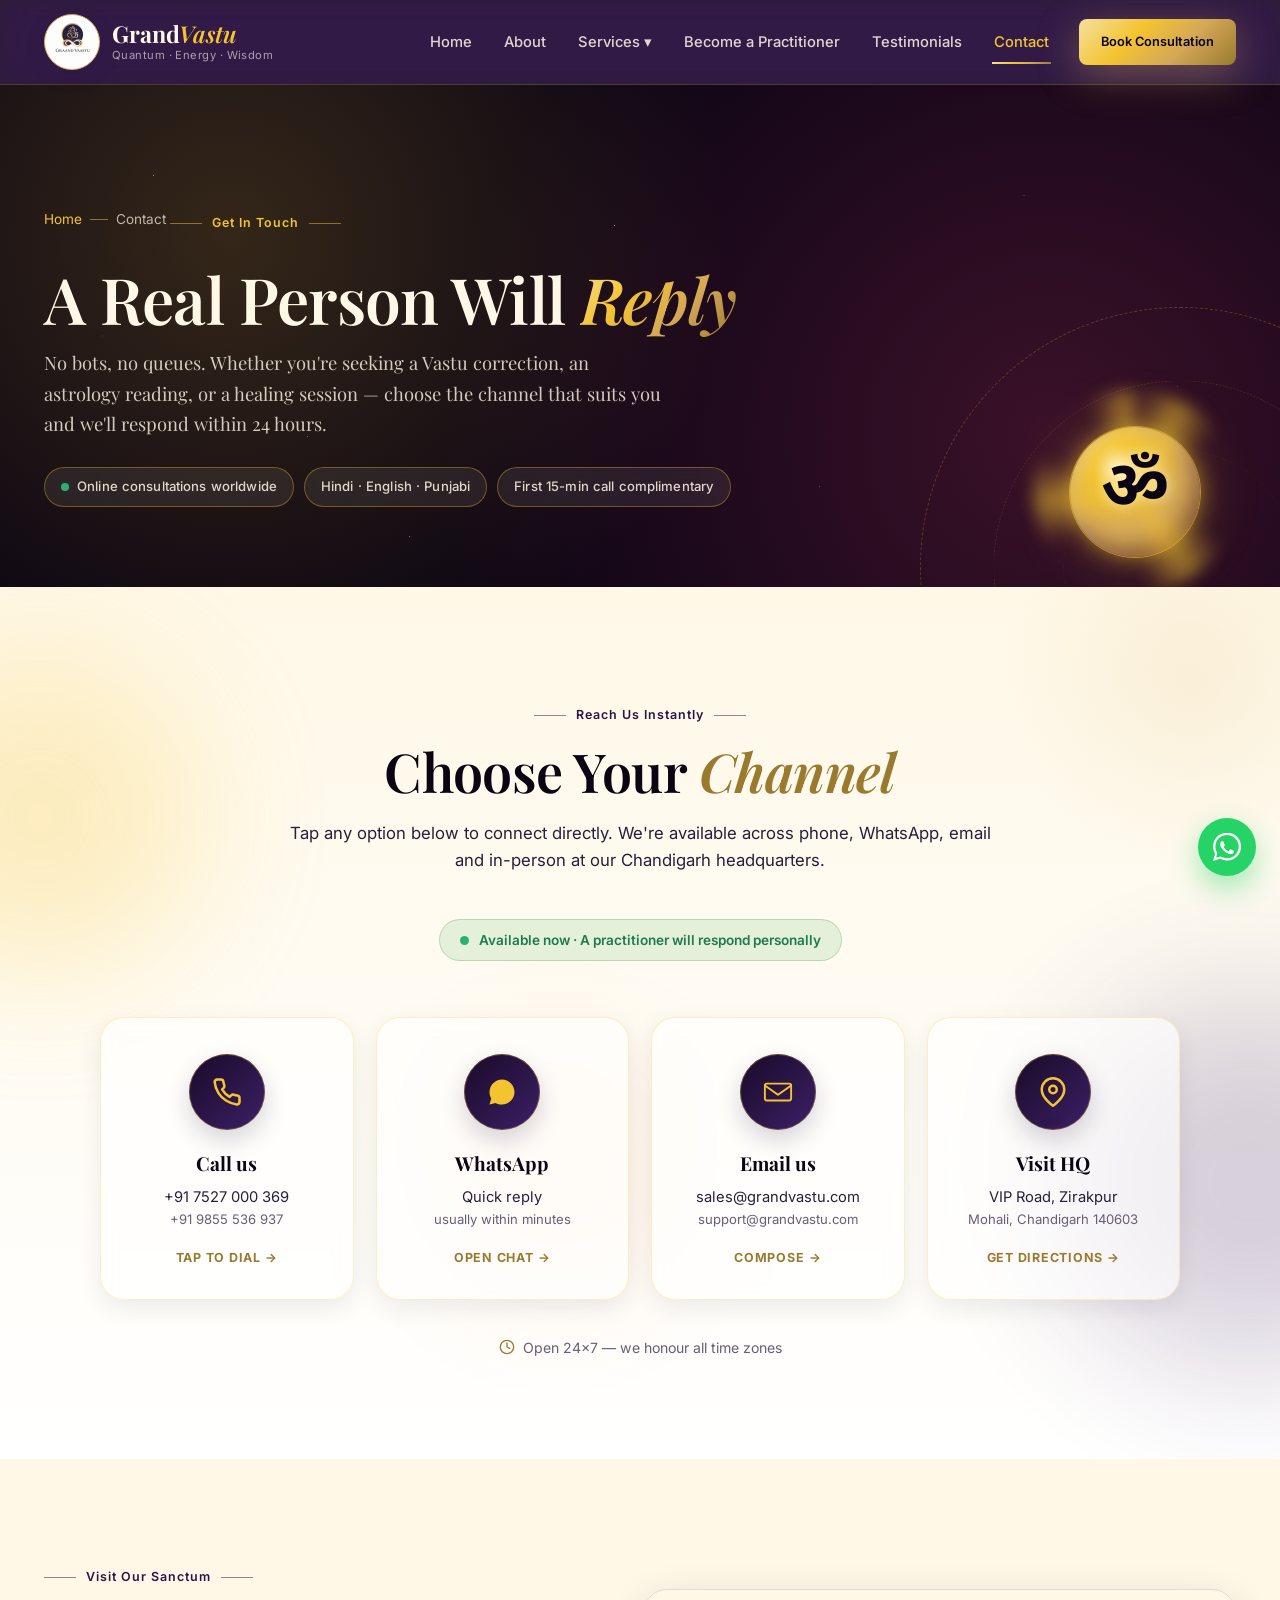
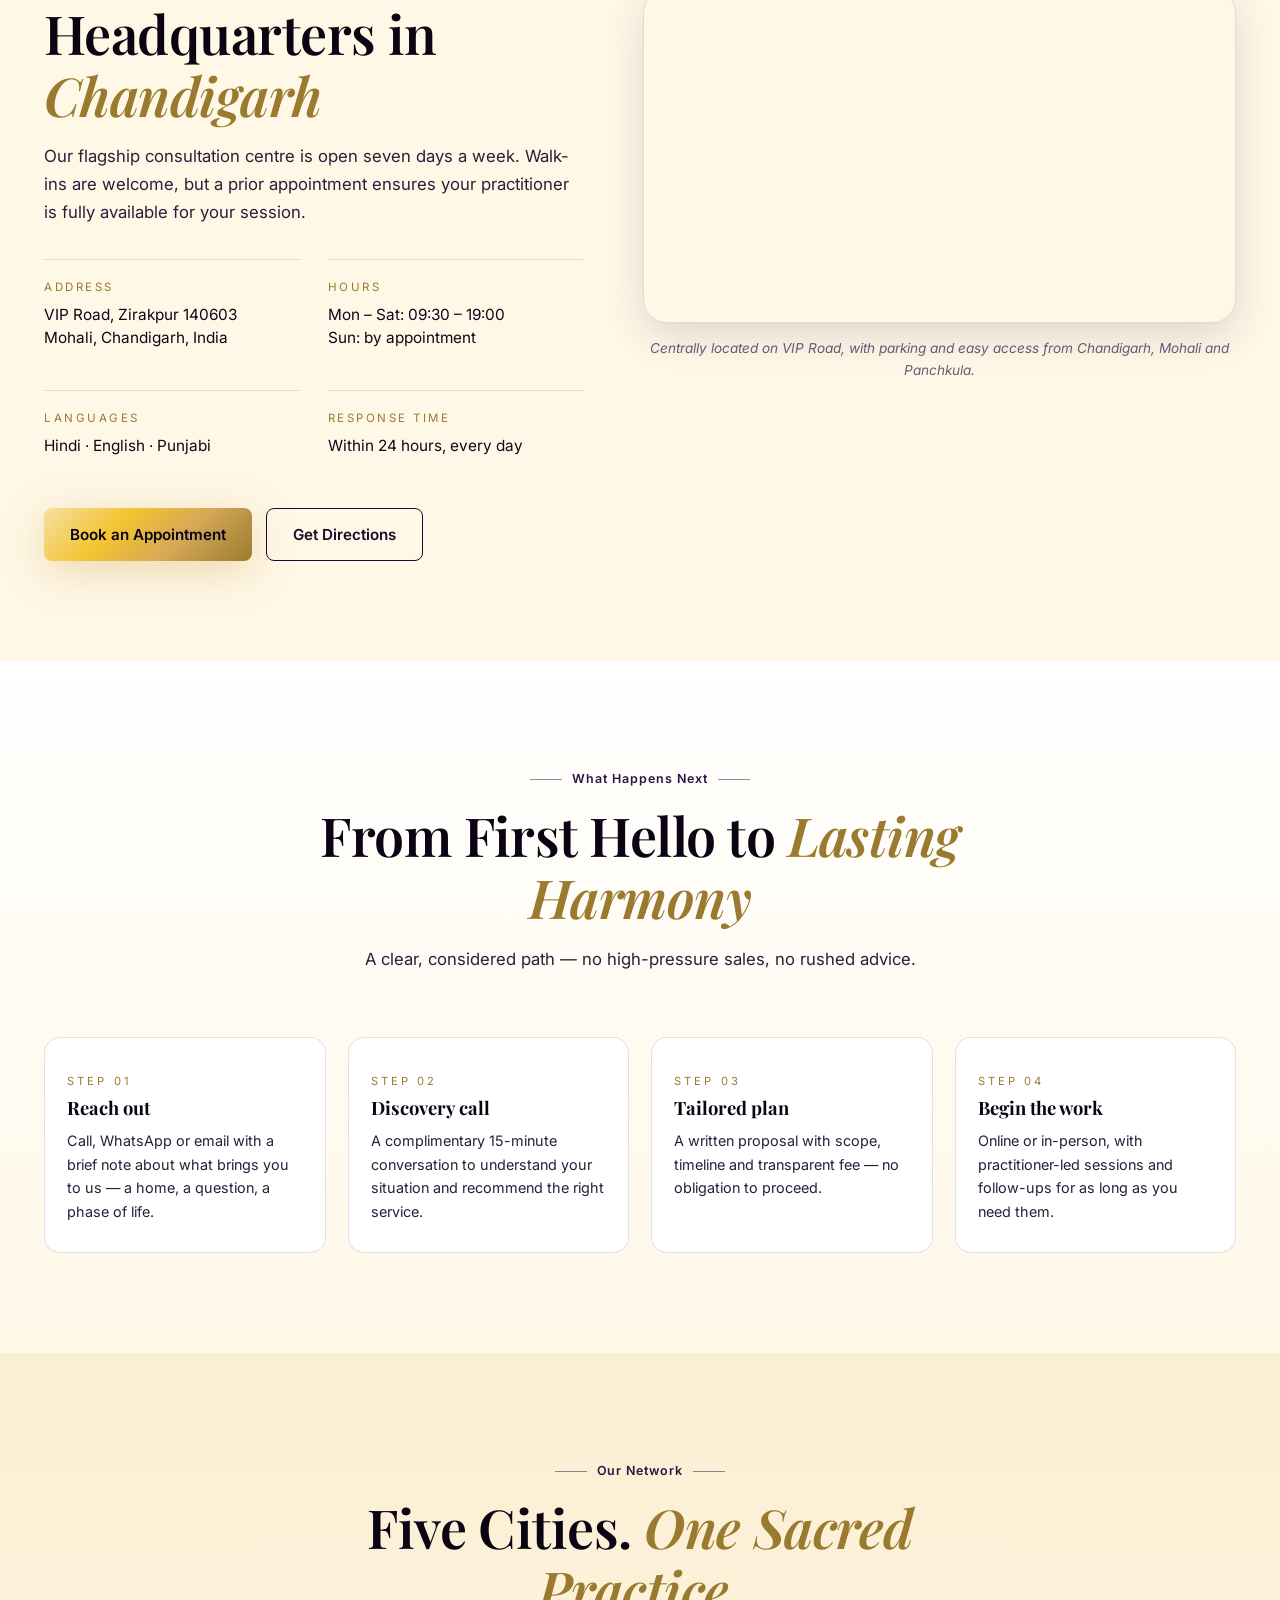
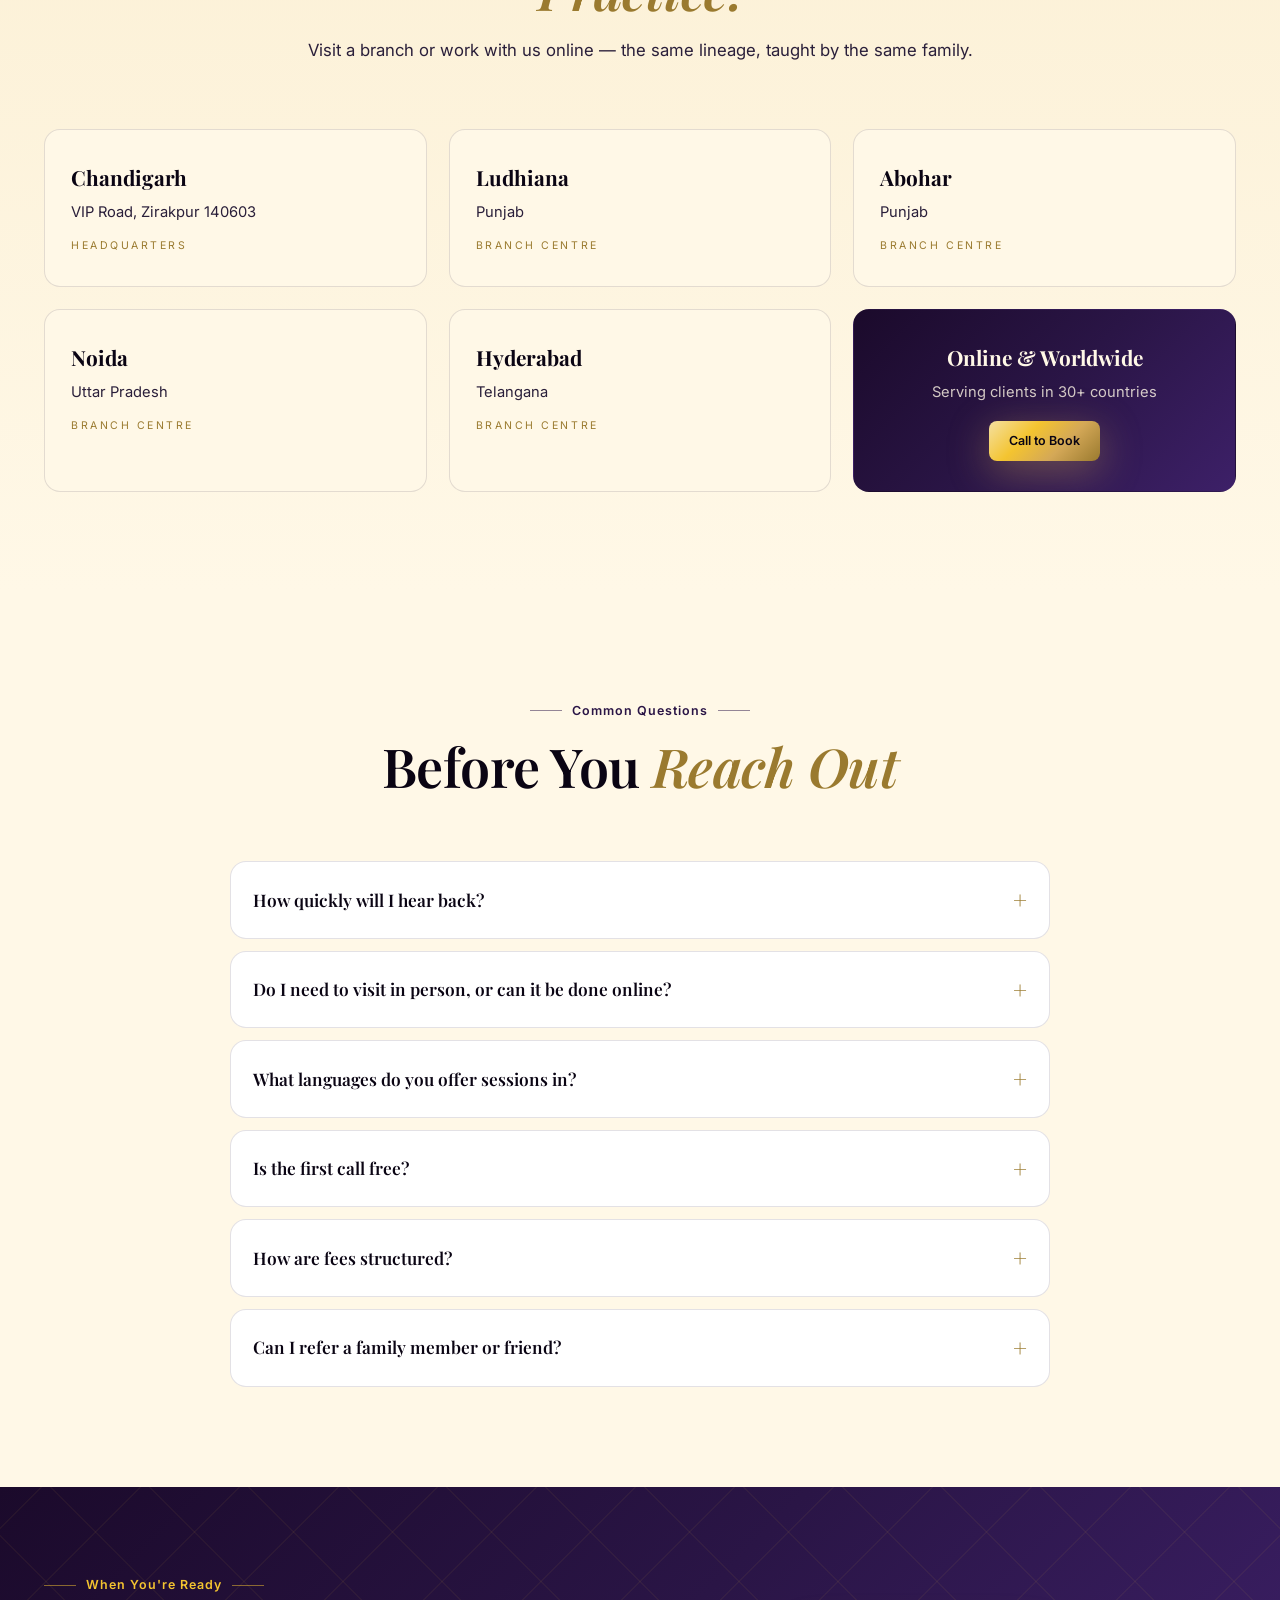
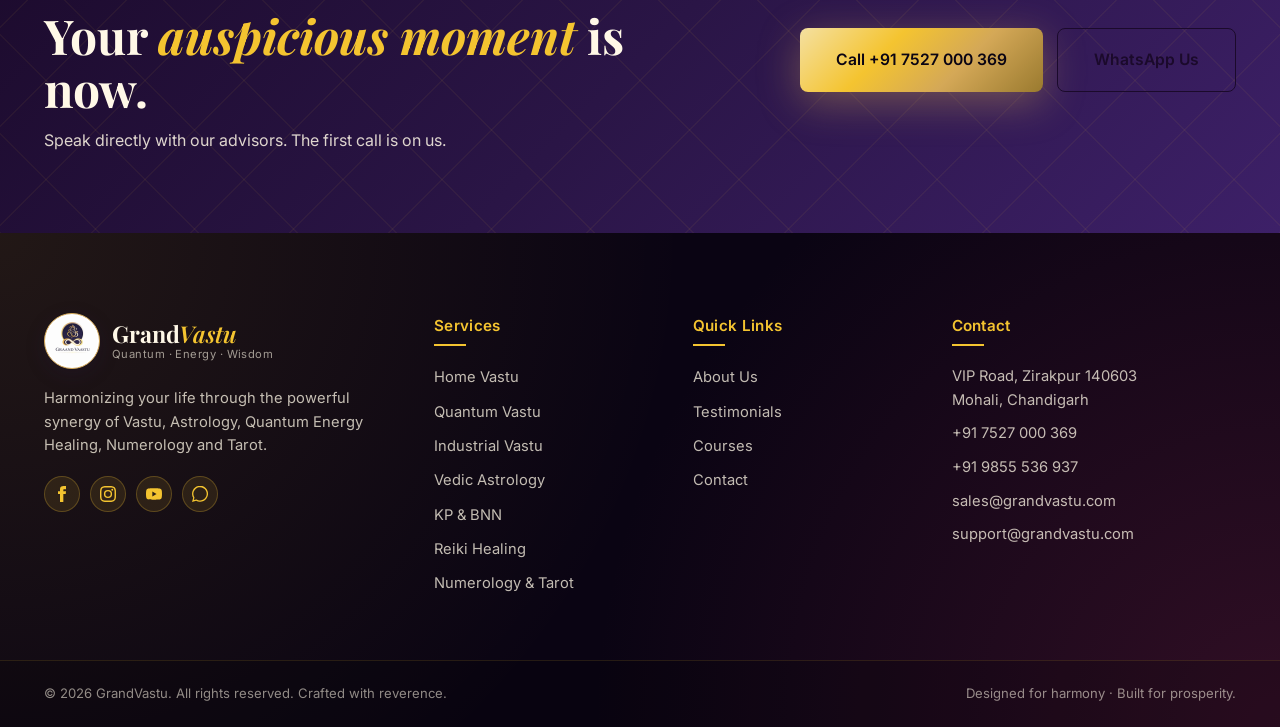
<file: contact.html>
<!DOCTYPE html>
<html lang="en">
<head>
  <meta charset="UTF-8" />
  <meta http-equiv="X-UA-Compatible" content="IE=edge" />
  <meta name="viewport" content="width=device-width, initial-scale=1.0" />
  <meta name="description" content="Contact GrandVastu — Book your Vastu, astrology, healing or numerology consultation. HQ in Zirakpur, branches in Ludhiana, Abohar, Noida and Hyderabad. Online worldwide." />
  <meta name="theme-color" content="#1b0a2b" />
  <title>Contact GrandVastu — Book a Consultation | Zirakpur, Chandigarh</title>
  <link rel="preconnect" href="https://fonts.googleapis.com" />
  <link rel="preconnect" href="https://fonts.gstatic.com" crossorigin />
  <link href="https://fonts.googleapis.com/css2?family=Inter:wght@400;500;600;700&family=Playfair+Display:ital,wght@0,400;0,500;0,600;0,700;1,400;1,500;1,600&family=Noto+Sans+Devanagari:wght@500;600;700&display=swap" rel="stylesheet" />

  <link rel="stylesheet" href="assets/css/styles.css" />
  <link rel="icon" type="image/jpeg" href="assets/images/logo-md.jpg" />
  <link rel="apple-touch-icon" href="assets/images/logo-md.jpg" />
  <link rel="shortcut icon" href="assets/images/logo-md.jpg" />
</head>
<body>

  <header class="header" id="header">
    <div class="container header__row">
      <a href="index.html" class="logo" aria-label="GrandVastu Home">
        <img src="assets/images/logo-md.jpg" alt="GrandVastu" class="logo__img" />
        <span class="logo__text"><span class="logo__name">Grand<em>Vastu</em></span><span class="logo__tag">Quantum &middot; Energy &middot; Wisdom</span></span>
      </a>
      <nav class="nav" id="nav" aria-label="Primary">
        <button class="nav__close" id="navClose" aria-label="Close menu">&times;</button>
        <ul class="nav__list">
          <li><a href="index.html" class="nav__link">Home</a></li>
          <li><a href="about.html" class="nav__link">About</a></li>
          <li class="nav__has-children">
            <a href="vastu.html" class="nav__link">Services <span aria-hidden="true">&#9662;</span></a>
            <ul class="nav__submenu">
              <li><a href="vastu.html">Vastu Consultation</a></li>
              <li><a href="astrology.html">Astrology</a></li>
              <li><a href="healing.html">Energy Healing</a></li>
              <li><a href="numerology.html">Numerology &amp; Tarot</a></li>
            </ul>
          </li>
          <li><a href="courses.html" class="nav__link">Become a Practitioner</a></li>
          <li><a href="testimonials.html" class="nav__link">Testimonials</a></li>
          <li><a href="contact.html" class="nav__link is-active">Contact</a></li>
        </ul>
        <a href="contact.html" class="btn btn--gold nav__cta">Book Consultation</a>
      </nav>
      <button class="hamburger" id="hamburger" aria-label="Open menu" aria-expanded="false"><span></span><span></span><span></span></button>
    </div>
  </header>

  <!-- PAGE HERO -->
  <section class="page-hero">
    <div class="page-hero__bg" aria-hidden="true"></div>
    <div class="page-hero__orbit" aria-hidden="true"></div>
    <div class="page-hero__earth" aria-hidden="true"></div>
    <div class="container">
      <div class="page-hero__inner">
        <nav class="breadcrumb" aria-label="Breadcrumb">
          <a href="index.html">Home</a>
          <span class="breadcrumb__sep"></span>
          <span>Contact</span>
        </nav>
        <span class="eyebrow eyebrow--light"><span class="eyebrow__line"></span> Get In Touch <span class="eyebrow__line"></span></span>
        <h1 class="page-hero__title">A Real Person Will <em>Reply</em></h1>
        <p class="page-hero__lede">No bots, no queues. Whether you&apos;re seeking a Vastu correction, an astrology reading, or a healing session &mdash; choose the channel that suits you and we&apos;ll respond within 24 hours.</p>
        <div class="page-hero__chips">
          <span class="chip"><span class="chip__dot"></span> Online consultations worldwide</span>
          <span class="chip">Hindi &middot; English &middot; Punjabi</span>
          <span class="chip">First 15-min call complimentary</span>
        </div>
      </div>
    </div>
  </section>

  <!-- LIVE CONTACT CHANNELS -->
  <section class="contact contact--live" id="contact">
    <div class="contact__bg" aria-hidden="true">
      <span class="contact__orb contact__orb--1"></span>
      <span class="contact__orb contact__orb--2"></span>
      <span class="contact__orb contact__orb--3"></span>
    </div>
    <div class="container">
      <div class="contact__head reveal">
        <span class="eyebrow"><span class="eyebrow__line"></span> Reach Us Instantly <span class="eyebrow__line"></span></span>
        <h2 class="section__title">Choose Your <em>Channel</em></h2>
        <p class="lead">Tap any option below to connect directly. We&apos;re available across phone, WhatsApp, email and in-person at our Chandigarh headquarters.</p>
        <div class="contact__live-badge">
          <span class="contact__live-dot" aria-hidden="true"></span>
          <span>Available now &middot; A practitioner will respond personally</span>
        </div>
      </div>

      <div class="contact-grid">
        <a href="tel:+917527000369" class="ccard ccard--call reveal">
          <div class="ccard__icon">
            <span class="ccard__ring"></span>
            <span class="ccard__ring ccard__ring--2"></span>
            <svg viewBox="0 0 24 24" fill="none" stroke="currentColor" stroke-width="2" stroke-linecap="round" stroke-linejoin="round" aria-hidden="true"><path d="M22 16.92v3a2 2 0 0 1-2.18 2 19.8 19.8 0 0 1-8.63-3.07 19.5 19.5 0 0 1-6-6 19.8 19.8 0 0 1-3.07-8.67A2 2 0 0 1 4.11 2h3a2 2 0 0 1 2 1.72c.13.96.36 1.9.7 2.81a2 2 0 0 1-.45 2.11L8.09 9.91a16 16 0 0 0 6 6l1.27-1.27a2 2 0 0 1 2.11-.45c.91.34 1.85.57 2.81.7A2 2 0 0 1 22 16.92z"/></svg>
          </div>
          <h4>Call us</h4>
          <p>+91 7527 000 369<br><span class="ccard__sub">+91 9855 536 937</span></p>
          <span class="ccard__cta">Tap to dial <span aria-hidden="true">&rarr;</span></span>
        </a>

        <a href="https://wa.me/917527000369" class="ccard ccard--wa reveal" target="_blank" rel="noopener">
          <div class="ccard__icon">
            <span class="ccard__bubble"></span>
            <span class="ccard__bubble ccard__bubble--2"></span>
            <span class="ccard__bubble ccard__bubble--3"></span>
            <svg viewBox="0 0 24 24" fill="currentColor" aria-hidden="true"><path d="M17.5 14.4c-.3-.1-1.7-.8-2-.9-.3-.1-.5-.1-.7.2-.2.3-.8 1-.9 1.1-.2.2-.3.2-.6.1-.3-.1-1.3-.5-2.4-1.5-.9-.8-1.5-1.8-1.7-2.1-.2-.3 0-.5.1-.6.1-.1.3-.3.4-.5.1-.2.2-.3.3-.5.1-.2 0-.4 0-.5 0-.1-.7-1.6-.9-2.2-.2-.6-.5-.5-.7-.5h-.6c-.2 0-.5.1-.8.4-.3.3-1.1 1-1.1 2.5s1.1 3 1.3 3.2c.2.2 2.2 3.4 5.4 4.7.8.3 1.4.5 1.9.7.8.2 1.5.2 2.1.1.6-.1 1.7-.7 2-1.4.2-.7.2-1.3.2-1.4-.1-.1-.3-.2-.6-.3zM12 2C6.5 2 2 6.5 2 12c0 1.9.5 3.7 1.4 5.2L2 22l4.9-1.3C8.4 21.5 10.1 22 12 22c5.5 0 10-4.5 10-10S17.5 2 12 2z"/></svg>
          </div>
          <h4>WhatsApp</h4>
          <p>Quick reply<br><span class="ccard__sub">usually within minutes</span></p>
          <span class="ccard__cta">Open chat <span aria-hidden="true">&rarr;</span></span>
        </a>

        <a href="mailto:sales@grandvastu.com" class="ccard ccard--mail reveal">
          <div class="ccard__icon">
            <svg viewBox="0 0 32 24" fill="none" stroke="currentColor" stroke-width="2" stroke-linecap="round" stroke-linejoin="round" aria-hidden="true">
              <rect x="2" y="3" width="28" height="18" rx="2"/>
              <path class="ccard__mail-flap" d="M2 5l14 10L30 5"/>
            </svg>
          </div>
          <h4>Email us</h4>
          <p>sales@grandvastu.com<br><span class="ccard__sub">support@grandvastu.com</span></p>
          <span class="ccard__cta">Compose <span aria-hidden="true">&rarr;</span></span>
        </a>

        <a href="https://www.google.com/maps/search/?api=1&amp;query=VIP+Road+Zirakpur+140603" class="ccard ccard--map reveal" target="_blank" rel="noopener">
          <div class="ccard__icon">
            <span class="ccard__pin-shadow"></span>
            <svg viewBox="0 0 24 24" fill="none" stroke="currentColor" stroke-width="2" stroke-linecap="round" stroke-linejoin="round" aria-hidden="true"><path d="M21 10c0 7-9 13-9 13S3 17 3 10a9 9 0 0 1 18 0z"/><circle cx="12" cy="10" r="3"/></svg>
          </div>
          <h4>Visit HQ</h4>
          <p>VIP Road, Zirakpur<br><span class="ccard__sub">Mohali, Chandigarh 140603</span></p>
          <span class="ccard__cta">Get directions <span aria-hidden="true">&rarr;</span></span>
        </a>
      </div>

      <p class="contact__hours">
        <svg viewBox="0 0 24 24" width="16" height="16" fill="none" stroke="currentColor" stroke-width="2" stroke-linecap="round" stroke-linejoin="round" aria-hidden="true"><circle cx="12" cy="12" r="10"/><path d="M12 6v6l4 2"/></svg>
        Open 24&times;7 &mdash; we honour all time zones
      </p>
    </div>
  </section>

  <!-- OFFICE + MAP -->
  <section class="office">
    <div class="container office__row">
      <div class="office__info reveal">
        <span class="eyebrow"><span class="eyebrow__line"></span> Visit Our Sanctum <span class="eyebrow__line"></span></span>
        <h2 class="section__title">Headquarters in <em>Chandigarh</em></h2>
        <p class="lead">Our flagship consultation centre is open seven days a week. Walk-ins are welcome, but a prior appointment ensures your practitioner is fully available for your session.</p>

        <dl class="office__details">
          <div class="office__detail">
            <dt>Address</dt>
            <dd>VIP Road, Zirakpur 140603<br>Mohali, Chandigarh, India</dd>
          </div>
          <div class="office__detail">
            <dt>Hours</dt>
            <dd>Mon &ndash; Sat: 09:30 &ndash; 19:00<br>Sun: by appointment</dd>
          </div>
          <div class="office__detail">
            <dt>Languages</dt>
            <dd>Hindi &middot; English &middot; Punjabi</dd>
          </div>
          <div class="office__detail">
            <dt>Response time</dt>
            <dd>Within 24 hours, every day</dd>
          </div>
        </dl>

        <div class="office__cta">
          <a href="tel:+917527000369" class="btn btn--gold">Book an Appointment</a>
          <a href="https://www.google.com/maps/search/?api=1&amp;query=VIP+Road+Zirakpur+140603" target="_blank" rel="noopener" class="btn btn--ghost">Get Directions</a>
        </div>
      </div>

      <div class="office__map reveal">
        <div class="map-wrap">
          <iframe loading="lazy" src="https://www.openstreetmap.org/export/embed.html?bbox=76.81%2C30.63%2C76.83%2C30.65&amp;layer=mapnik&amp;marker=30.6420%2C76.8200" title="GrandVastu Headquarters Map"></iframe>
        </div>
        <p class="office__map-caption">Centrally located on VIP Road, with parking and easy access from Chandigarh, Mohali and Panchkula.</p>
      </div>
    </div>
  </section>

  <!-- WHAT HAPPENS NEXT -->
  <section class="process">
    <div class="container">
      <div class="section__head reveal">
        <span class="eyebrow"><span class="eyebrow__line"></span> What Happens Next <span class="eyebrow__line"></span></span>
        <h2 class="section__title">From First Hello to <em>Lasting Harmony</em></h2>
        <p class="lead lead--center">A clear, considered path &mdash; no high-pressure sales, no rushed advice.</p>
      </div>
      <div class="steps">
        <div class="step reveal">
          <span class="step__num">Step 01</span>
          <h4>Reach out</h4>
          <p>Call, WhatsApp or email with a brief note about what brings you to us &mdash; a home, a question, a phase of life.</p>
        </div>
        <div class="step reveal">
          <span class="step__num">Step 02</span>
          <h4>Discovery call</h4>
          <p>A complimentary 15-minute conversation to understand your situation and recommend the right service.</p>
        </div>
        <div class="step reveal">
          <span class="step__num">Step 03</span>
          <h4>Tailored plan</h4>
          <p>A written proposal with scope, timeline and transparent fee &mdash; no obligation to proceed.</p>
        </div>
        <div class="step reveal">
          <span class="step__num">Step 04</span>
          <h4>Begin the work</h4>
          <p>Online or in-person, with practitioner-led sessions and follow-ups for as long as you need them.</p>
        </div>
      </div>
    </div>
  </section>

  <!-- LOCATIONS -->
  <section class="locations">
    <div class="container">
      <div class="section__head reveal">
        <span class="eyebrow"><span class="eyebrow__line"></span> Our Network <span class="eyebrow__line"></span></span>
        <h2 class="section__title">Five Cities. <em>One Sacred Practice.</em></h2>
        <p class="lead lead--center">Visit a branch or work with us online &mdash; the same lineage, taught by the same family.</p>
      </div>
      <div class="locations__grid">
        <div class="loc reveal"><h4>Chandigarh</h4><p>VIP Road, Zirakpur 140603</p><span>Headquarters</span></div>
        <div class="loc reveal"><h4>Ludhiana</h4><p>Punjab</p><span>Branch Centre</span></div>
        <div class="loc reveal"><h4>Abohar</h4><p>Punjab</p><span>Branch Centre</span></div>
        <div class="loc reveal"><h4>Noida</h4><p>Uttar Pradesh</p><span>Branch Centre</span></div>
        <div class="loc reveal"><h4>Hyderabad</h4><p>Telangana</p><span>Branch Centre</span></div>
        <div class="loc loc--cta reveal">
          <h4>Online &amp; Worldwide</h4>
          <p>Serving clients in 30+ countries</p>
          <a href="tel:+917527000369" class="btn btn--gold btn--sm">Call to Book</a>
        </div>
      </div>
    </div>
  </section>

  <!-- FAQ -->
  <section class="faq">
    <div class="container">
      <div class="section__head reveal">
        <span class="eyebrow"><span class="eyebrow__line"></span> Common Questions <span class="eyebrow__line"></span></span>
        <h2 class="section__title">Before You <em>Reach Out</em></h2>
      </div>
      <div class="faq__list">
        <details class="faq__item reveal">
          <summary>How quickly will I hear back?</summary>
          <div class="faq__answer">Within 24 hours on every weekday and most weekends. Calls and WhatsApp during office hours (09:30 &ndash; 19:00 IST) usually receive a same-hour response.</div>
        </details>
        <details class="faq__item reveal">
          <summary>Do I need to visit in person, or can it be done online?</summary>
          <div class="faq__answer">Most consultations &mdash; astrology, numerology, tarot, energy healing, courses &mdash; are delivered online with video calls. Vastu site assessments can be done remotely from architectural drawings, or in person at the property when feasible.</div>
        </details>
        <details class="faq__item reveal">
          <summary>What languages do you offer sessions in?</summary>
          <div class="faq__answer">We work fluently in Hindi, English and Punjabi. Translators can be arranged on request for other Indian languages.</div>
        </details>
        <details class="faq__item reveal">
          <summary>Is the first call free?</summary>
          <div class="faq__answer">Yes. Your first 15-minute discovery call is complimentary &mdash; we use it to understand your situation and recommend the right path. There is no obligation to proceed.</div>
        </details>
        <details class="faq__item reveal">
          <summary>How are fees structured?</summary>
          <div class="faq__answer">Each service has its own fee, shared transparently in the proposal we send after the discovery call. No hidden charges, and we never recommend remedies you don&apos;t need.</div>
        </details>
        <details class="faq__item reveal">
          <summary>Can I refer a family member or friend?</summary>
          <div class="faq__answer">Absolutely. Most of our clients come through trusted recommendations. If you&apos;d like, we can co-ordinate a session that includes the family member directly.</div>
        </details>
      </div>
    </div>
  </section>

  <!-- FINAL CTA -->
  <section class="cta-band">
    <div class="container cta-band__row">
      <div>
        <span class="eyebrow eyebrow--light"><span class="eyebrow__line"></span> When You&apos;re Ready <span class="eyebrow__line"></span></span>
        <h2>Your <em>auspicious moment</em> is now.</h2>
        <p>Speak directly with our advisors. The first call is on us.</p>
      </div>
      <div class="cta-band__btns">
        <a href="tel:+917527000369" class="btn btn--gold btn--lg">Call +91 7527 000 369</a>
        <a href="https://wa.me/917527000369" class="btn btn--ghost btn--lg" target="_blank" rel="noopener">WhatsApp Us</a>
      </div>
    </div>
  </section>

  <!-- FOOTER -->
  <footer class="footer">
    <div class="footer__bg" aria-hidden="true"></div>
    <div class="container footer__grid">
      <div class="footer__brand">
        <a href="index.html" class="logo logo--light">
          <img src="assets/images/logo-md.jpg" alt="GrandVastu" class="logo__img" />
          <span class="logo__text"><span class="logo__name">Grand<em>Vastu</em></span><span class="logo__tag">Quantum &middot; Energy &middot; Wisdom</span></span>
        </a>
        <p>Harmonizing your life through the powerful synergy of Vastu, Astrology, Quantum Energy Healing, Numerology and Tarot.</p>
        <div class="footer__social">
          <a href="#" aria-label="Facebook"><svg viewBox="0 0 24 24" width="16" height="16" fill="currentColor"><path d="M9 8H6v4h3v12h5V12h3.6l.4-4h-4V6.3c0-1 .2-1.3 1.1-1.3H18V0h-3.5C10.7 0 9 1.6 9 4.7V8z"/></svg></a>
          <a href="#" aria-label="Instagram"><svg viewBox="0 0 24 24" width="16" height="16" fill="currentColor"><path d="M12 2.16c3.2 0 3.58 0 4.85.07 3.25.15 4.77 1.7 4.92 4.92.06 1.27.07 1.65.07 4.85s0 3.58-.07 4.85c-.15 3.22-1.66 4.77-4.92 4.92-1.27.06-1.65.07-4.85.07s-3.58 0-4.85-.07c-3.26-.15-4.77-1.7-4.92-4.92-.06-1.27-.07-1.65-.07-4.85s0-3.58.07-4.85C2.38 3.93 3.9 2.38 7.15 2.23 8.42 2.17 8.8 2.16 12 2.16zM12 0C8.74 0 8.33.01 7.05.07 2.7.27.27 2.69.07 7.05.01 8.33 0 8.74 0 12s.01 3.67.07 4.95c.2 4.36 2.62 6.78 6.98 6.98C8.33 23.99 8.74 24 12 24s3.67-.01 4.95-.07c4.35-.2 6.78-2.62 6.98-6.98.06-1.28.07-1.69.07-4.95s-.01-3.67-.07-4.95C23.73 2.7 21.31.27 16.95.07 15.67.01 15.26 0 12 0zm0 5.84a6.16 6.16 0 1 0 0 12.32 6.16 6.16 0 0 0 0-12.32zM12 16a4 4 0 1 1 0-8 4 4 0 0 1 0 8zm6.41-11.85a1.44 1.44 0 1 0 0 2.88 1.44 1.44 0 0 0 0-2.88z"/></svg></a>
          <a href="#" aria-label="YouTube"><svg viewBox="0 0 24 24" width="16" height="16" fill="currentColor"><path d="M23.5 6.2a3 3 0 0 0-2.1-2.1C19.5 3.5 12 3.5 12 3.5s-7.5 0-9.4.6A3 3 0 0 0 .5 6.2C0 8 0 12 0 12s0 4 .5 5.8a3 3 0 0 0 2.1 2.1c1.9.6 9.4.6 9.4.6s7.5 0 9.4-.6a3 3 0 0 0 2.1-2.1c.5-1.8.5-5.8.5-5.8s0-4-.5-5.8zM9.5 15.6V8.4l6.3 3.6-6.3 3.6z"/></svg></a>
          <a href="https://wa.me/917527000369" aria-label="WhatsApp"><svg viewBox="0 0 24 24" width="16" height="16" fill="currentColor"><path d="M.06 24l1.7-6.2a12 12 0 1 1 4.4 4.3L.05 24zM6.6 20.2l.4.2A10 10 0 1 0 3.5 17l.2.4-1 3.7 3.9-.9z"/></svg></a>
        </div>
      </div>
      <div class="footer__col"><h5>Services</h5><ul><li><a href="vastu.html">Home Vastu</a></li><li><a href="vastu.html">Quantum Vastu</a></li><li><a href="vastu.html">Industrial Vastu</a></li><li><a href="astrology.html">Vedic Astrology</a></li><li><a href="astrology.html">KP &amp; BNN</a></li><li><a href="healing.html">Reiki Healing</a></li><li><a href="numerology.html">Numerology &amp; Tarot</a></li></ul></div>
      <div class="footer__col"><h5>Quick Links</h5><ul><li><a href="about.html">About Us</a></li><li><a href="testimonials.html">Testimonials</a></li><li><a href="courses.html">Courses</a></li><li><a href="contact.html">Contact</a></li></ul></div>
      <div class="footer__col"><h5>Contact</h5><ul class="footer__contact"><li>VIP Road, Zirakpur 140603<br>Mohali, Chandigarh</li><li><a href="tel:+917527000369">+91 7527 000 369</a></li><li><a href="tel:+919855536937">+91 9855 536 937</a></li><li><a href="mailto:sales@grandvastu.com">sales@grandvastu.com</a></li><li><a href="mailto:support@grandvastu.com">support@grandvastu.com</a></li></ul></div>
    </div>
    <div class="footer__bottom"><div class="container footer__bottom-row"><p>&copy; <span id="year"></span> GrandVastu. All rights reserved. Crafted with reverence.</p><p>Designed for harmony &middot; Built for prosperity.</p></div></div>
  </footer>

  <a href="https://wa.me/917527000369" class="float-wa" aria-label="WhatsApp Chat">
    <svg viewBox="0 0 24 24" width="28" height="28" fill="currentColor"><path d="M.06 24l1.7-6.2a12 12 0 1 1 4.4 4.3L.05 24zM6.6 20.2l.4.2A10 10 0 1 0 3.5 17l.2.4-1 3.7 3.9-.9z"/><path d="M9 7.4c-.2-.4-.4-.4-.6-.4h-.5c-.2 0-.5 0-.7.3-.3.3-1 1-1 2.5s1 2.9 1.2 3.1c.2.2 2 3.2 5 4.4 2.4 1 3 .8 3.5.7.5 0 1.6-.7 1.9-1.3.2-.7.2-1.2.1-1.3l-.6-.3-2-1c-.3 0-.5-.1-.7.1l-.9 1.2c-.2.2-.4.2-.6.1-.3-.2-1.2-.5-2.3-1.4-.9-.7-1.4-1.7-1.6-2 0-.2 0-.4.1-.5l.4-.5.4-.4c.2-.1.1-.3 0-.4l-.9-2.1z"/></svg>
  </a>
  <button class="back-top" id="backTop" aria-label="Back to top"><svg viewBox="0 0 24 24" width="20" height="20" fill="none" stroke="currentColor" stroke-width="2.5"><path d="M18 15l-6-6-6 6"/></svg></button>
  <div class="cursor" id="cursor" aria-hidden="true"><span></span></div>
  <script src="assets/js/script.js" defer></script>
</body>
</html>
</file>
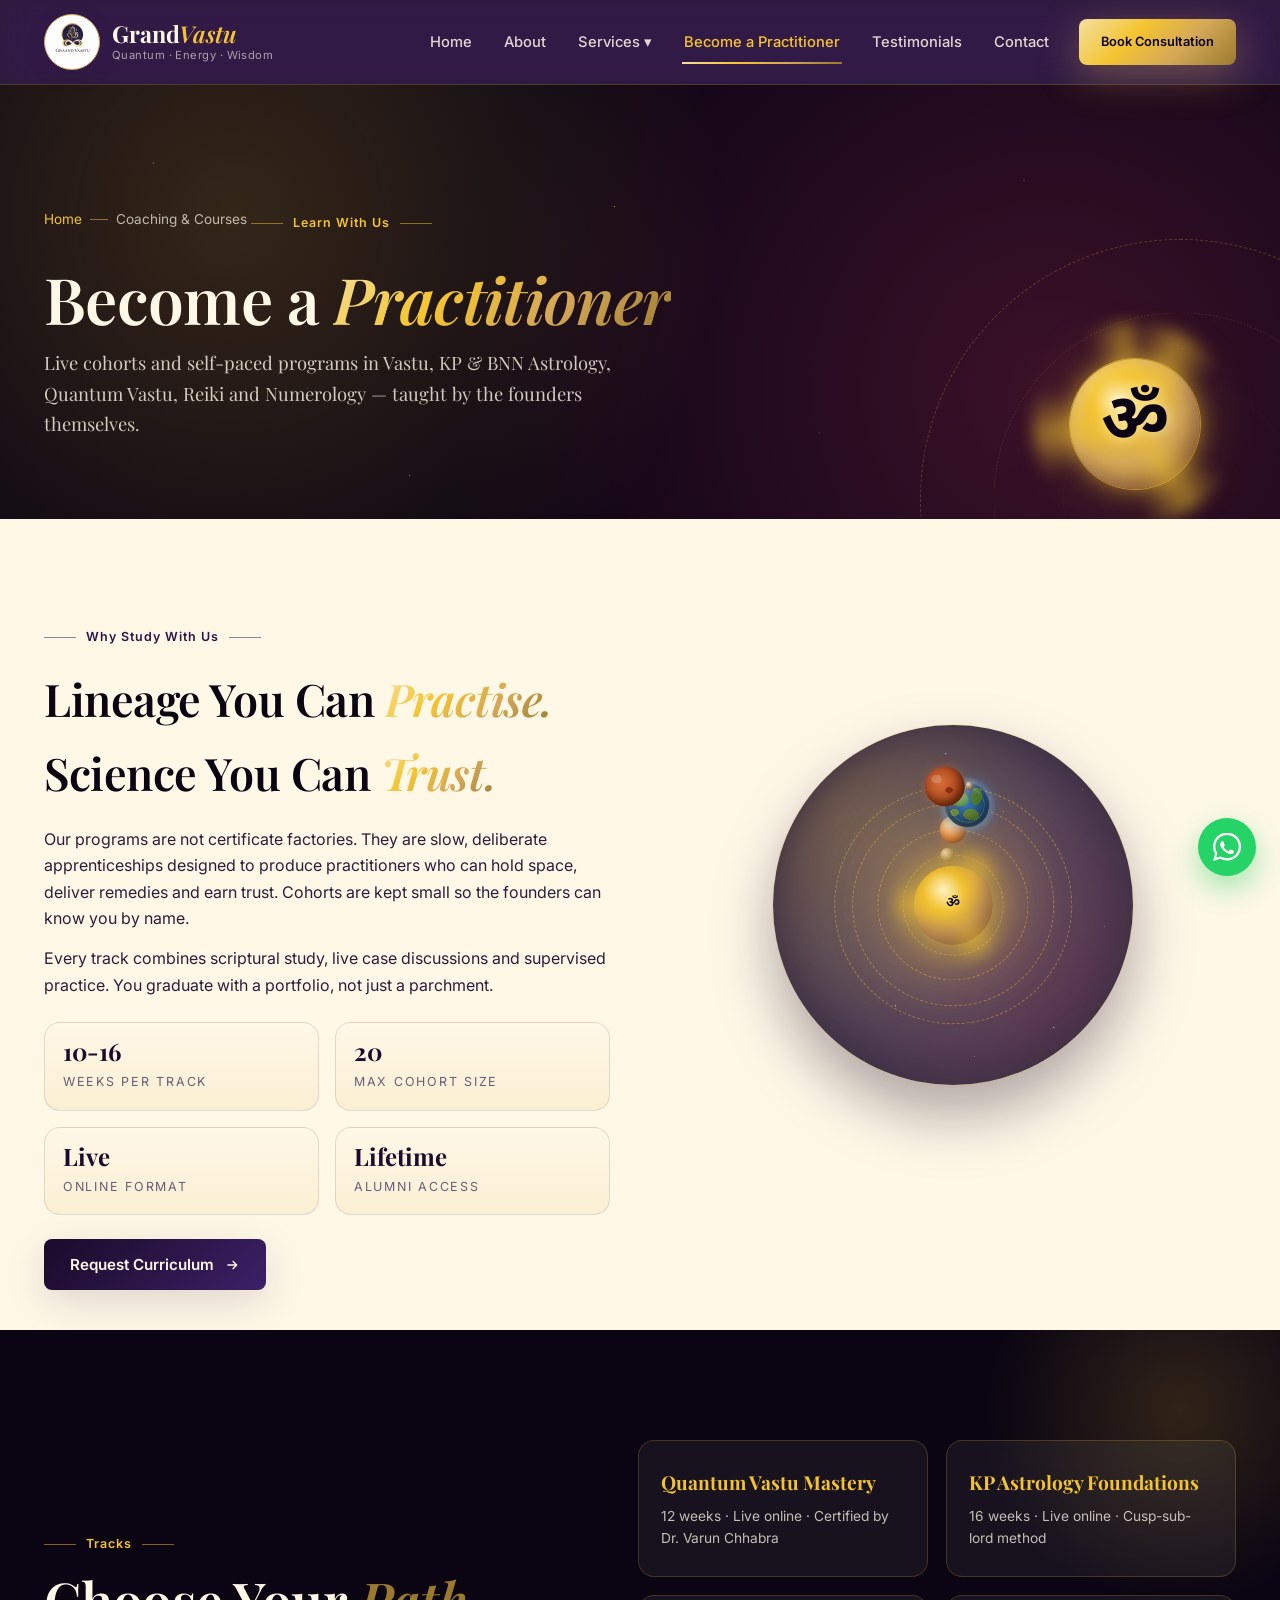
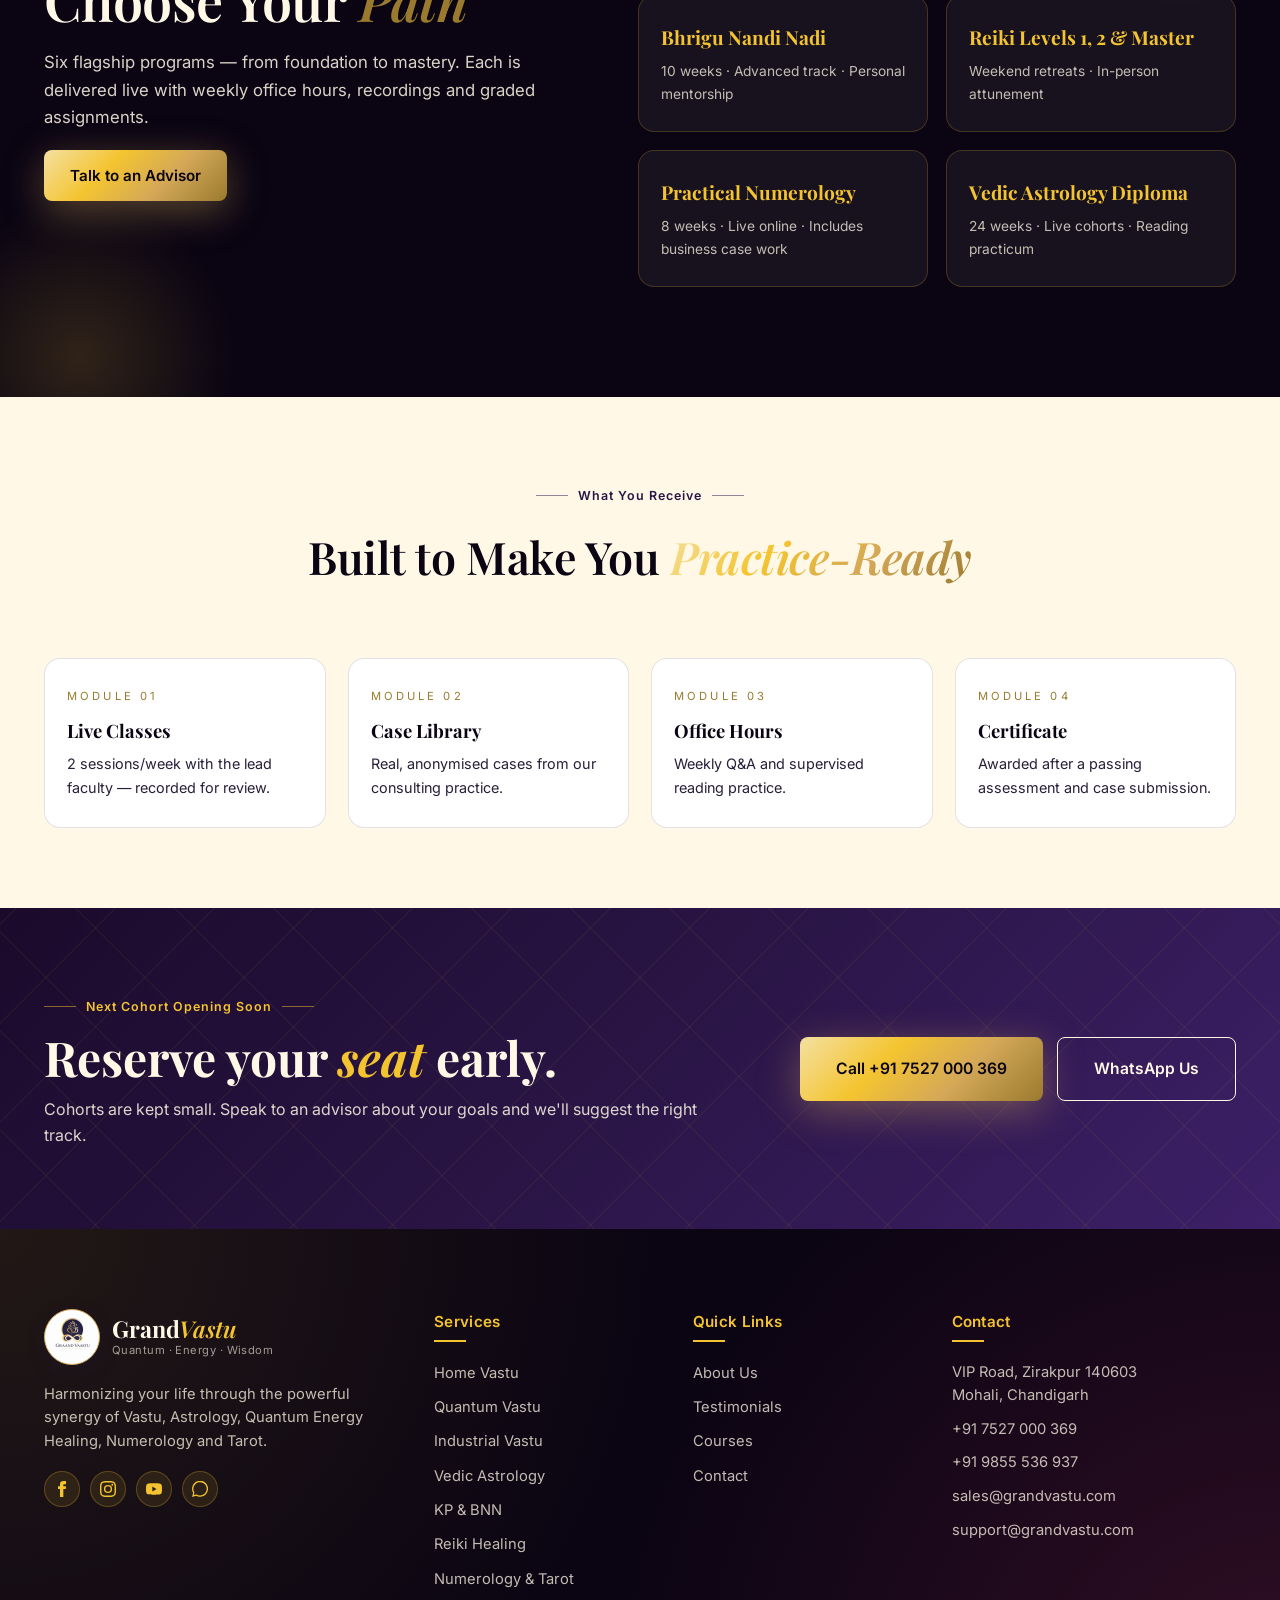
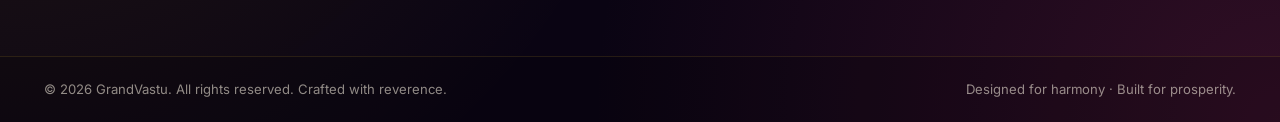
<file: courses.html>
<!DOCTYPE html>
<html lang="en">
<head>
  <meta charset="UTF-8" />
  <meta http-equiv="X-UA-Compatible" content="IE=edge" />
  <meta name="viewport" content="width=device-width, initial-scale=1.0" />
  <meta name="description" content="GrandVastu Coaching &amp; Courses — Live cohorts and self-paced programs in Quantum Vastu, KP &amp; BNN Astrology, Reiki and Numerology. Taught by founders." />
  <meta name="theme-color" content="#1b0a2b" />
  <title>Coaching &amp; Courses — Quantum Vastu, KP Astrology &amp; Reiki | GrandVastu</title>
  <link rel="preconnect" href="https://fonts.googleapis.com" />
  <link rel="preconnect" href="https://fonts.gstatic.com" crossorigin />
  <link href="https://fonts.googleapis.com/css2?family=Inter:wght@400;500;600;700&family=Playfair+Display:ital,wght@0,400;0,500;0,600;0,700;1,400;1,500;1,600&family=Noto+Sans+Devanagari:wght@500;600;700&display=swap" rel="stylesheet" />

  <link rel="stylesheet" href="assets/css/styles.css" />
  <link rel="icon" type="image/jpeg" href="assets/images/logo-md.jpg" />
  <link rel="apple-touch-icon" href="assets/images/logo-md.jpg" />
  <link rel="shortcut icon" href="assets/images/logo-md.jpg" />
</head>
<body>

  <header class="header" id="header">
    <div class="container header__row">
      <a href="index.html" class="logo" aria-label="GrandVastu Home">
        <img src="assets/images/logo-md.jpg" alt="GrandVastu" class="logo__img" />
        <span class="logo__text"><span class="logo__name">Grand<em>Vastu</em></span><span class="logo__tag">Quantum &middot; Energy &middot; Wisdom</span></span>
      </a>
      <nav class="nav" id="nav" aria-label="Primary">
        <button class="nav__close" id="navClose" aria-label="Close menu">&times;</button>
        <ul class="nav__list">
          <li><a href="index.html" class="nav__link">Home</a></li>
          <li><a href="about.html" class="nav__link">About</a></li>
          <li class="nav__has-children">
            <a href="vastu.html" class="nav__link">Services <span aria-hidden="true">&#9662;</span></a>
            <ul class="nav__submenu">
              <li><a href="vastu.html">Vastu Consultation</a></li>
              <li><a href="astrology.html">Astrology</a></li>
              <li><a href="healing.html">Energy Healing</a></li>
              <li><a href="numerology.html">Numerology &amp; Tarot</a></li>
            </ul>
          </li>
          <li><a href="courses.html" class="nav__link is-active">Become a Practitioner</a></li>
          <li><a href="testimonials.html" class="nav__link">Testimonials</a></li>
          <li><a href="contact.html" class="nav__link">Contact</a></li>
        </ul>
        <a href="contact.html" class="btn btn--gold nav__cta">Book Consultation</a>
      </nav>
      <button class="hamburger" id="hamburger" aria-label="Open menu" aria-expanded="false"><span></span><span></span><span></span></button>
    </div>
  </header>

  <!-- PAGE HERO -->
  <section class="page-hero">
    <div class="page-hero__bg" aria-hidden="true"></div>
    <div class="page-hero__orbit" aria-hidden="true"></div>
    <div class="page-hero__earth" aria-hidden="true"></div>
    <div class="container">
      <div class="page-hero__inner">
        <nav class="breadcrumb" aria-label="Breadcrumb">
          <a href="index.html">Home</a>
          <span class="breadcrumb__sep"></span>
          <span>Coaching &amp; Courses</span>
        </nav>
        <span class="eyebrow eyebrow--light"><span class="eyebrow__line"></span> Learn With Us <span class="eyebrow__line"></span></span>
        <h1 class="page-hero__title">Become a <em>Practitioner</em></h1>
        <p class="page-hero__lede">Live cohorts and self-paced programs in Vastu, KP &amp; BNN Astrology, Quantum Vastu, Reiki and Numerology &mdash; taught by the founders themselves.</p>
      </div>
    </div>
  </section>

  <!-- INTRO -->
  <section class="intro">
    <div class="container intro__row">
      <div class="intro__copy reveal">
        <span class="eyebrow"><span class="eyebrow__line"></span> Why Study With Us <span class="eyebrow__line"></span></span>
        <h2>Lineage You Can <em>Practise.</em> Science You Can <em>Trust.</em></h2>
        <p>Our programs are not certificate factories. They are slow, deliberate apprenticeships designed to produce practitioners who can hold space, deliver remedies and earn trust. Cohorts are kept small so the founders can know you by name.</p>
        <p>Every track combines scriptural study, live case discussions and supervised practice. You graduate with a portfolio, not just a parchment.</p>
        <div class="intro__highlights">
          <div class="intro__highlight"><strong>10-16</strong><span>Weeks per Track</span></div>
          <div class="intro__highlight"><strong>20</strong><span>Max Cohort Size</span></div>
          <div class="intro__highlight"><strong>Live</strong><span>Online Format</span></div>
          <div class="intro__highlight"><strong>Lifetime</strong><span>Alumni Access</span></div>
        </div>
        <a href="contact.html" class="btn btn--maroon">Request Curriculum <svg viewBox="0 0 24 24" width="16" height="16" fill="none" stroke="currentColor" stroke-width="2"><path d="M5 12h14M13 6l6 6-6 6"/></svg></a>
      </div>
      <div class="intro__visual reveal">
        <div class="cosmos cosmos--sm" aria-hidden="true">
          <div class="cosmos__field"></div>
          <div class="cosmos__stars"></div>
          <div class="cosmos__orbit cosmos__orbit--mercury"><span class="cosmos__planet cosmos__planet--mercury"></span></div>
          <div class="cosmos__orbit cosmos__orbit--venus"><span class="cosmos__planet cosmos__planet--venus"></span></div>
          <div class="cosmos__orbit cosmos__orbit--earth"><span class="cosmos__planet cosmos__planet--earth"><span class="cosmos__moon"></span></span></div>
          <div class="cosmos__orbit cosmos__orbit--mars"><span class="cosmos__planet cosmos__planet--mars"></span></div>
          <div class="cosmos__sun"></div>
        </div>
      </div>
    </div>
  </section>

  <!-- COURSE GRID (re-using courses block but pop) -->
  <section class="courses">
    <div class="container courses__row">
      <div class="courses__copy reveal">
        <span class="eyebrow eyebrow--light"><span class="eyebrow__line"></span> Tracks <span class="eyebrow__line"></span></span>
        <h2 class="section__title section__title--light">Choose Your <em>Path</em></h2>
        <p class="lead lead--light">Six flagship programs &mdash; from foundation to mastery. Each is delivered live with weekly office hours, recordings and graded assignments.</p>
        <a href="contact.html" class="btn btn--gold">Talk to an Advisor</a>
      </div>
      <div class="courses__cards reveal">
        <div class="course"><h4>Quantum Vastu Mastery</h4><p>12 weeks &middot; Live online &middot; Certified by Dr. Varun Chhabra</p></div>
        <div class="course"><h4>KP Astrology Foundations</h4><p>16 weeks &middot; Live online &middot; Cusp-sub-lord method</p></div>
        <div class="course"><h4>Bhrigu Nandi Nadi</h4><p>10 weeks &middot; Advanced track &middot; Personal mentorship</p></div>
        <div class="course"><h4>Reiki Levels 1, 2 &amp; Master</h4><p>Weekend retreats &middot; In-person attunement</p></div>
        <div class="course"><h4>Practical Numerology</h4><p>8 weeks &middot; Live online &middot; Includes business case work</p></div>
        <div class="course"><h4>Vedic Astrology Diploma</h4><p>24 weeks &middot; Live cohorts &middot; Reading practicum</p></div>
      </div>
    </div>
  </section>

  <!-- WHAT YOU GET -->
  <section class="content">
    <div class="container">
      <div class="section__head reveal">
        <span class="eyebrow"><span class="eyebrow__line"></span> What You Receive <span class="eyebrow__line"></span></span>
        <h2 class="page-title">Built to Make You <em>Practice-Ready</em></h2>
      </div>
      <div class="steps">
        <div class="step reveal"><div class="step__num">Module 01</div><h4>Live Classes</h4><p>2 sessions/week with the lead faculty &mdash; recorded for review.</p></div>
        <div class="step reveal"><div class="step__num">Module 02</div><h4>Case Library</h4><p>Real, anonymised cases from our consulting practice.</p></div>
        <div class="step reveal"><div class="step__num">Module 03</div><h4>Office Hours</h4><p>Weekly Q&amp;A and supervised reading practice.</p></div>
        <div class="step reveal"><div class="step__num">Module 04</div><h4>Certificate</h4><p>Awarded after a passing assessment and case submission.</p></div>
      </div>
    </div>
  </section>

  <!-- CTA BAND -->
  <section class="cta-band">
    <div class="container cta-band__row">
      <div>
        <span class="eyebrow eyebrow--light"><span class="eyebrow__line"></span> Next Cohort Opening Soon <span class="eyebrow__line"></span></span>
        <h2>Reserve your <em>seat</em> early.</h2>
        <p>Cohorts are kept small. Speak to an advisor about your goals and we&apos;ll suggest the right track.</p>
      </div>
      <div class="cta-band__btns">
        <a href="tel:+917527000369" class="btn btn--gold btn--lg">Call +91 7527 000 369</a>
        <a href="https://wa.me/917527000369" class="btn btn--ghost btn--lg btn--ghost--light">WhatsApp Us</a>
      </div>
    </div>
  </section>

  <!-- FOOTER -->
  <footer class="footer">
    <div class="footer__bg" aria-hidden="true"></div>
    <div class="container footer__grid">
      <div class="footer__brand">
        <a href="index.html" class="logo logo--light">
          <img src="assets/images/logo-md.jpg" alt="GrandVastu" class="logo__img" />
          <span class="logo__text"><span class="logo__name">Grand<em>Vastu</em></span><span class="logo__tag">Quantum &middot; Energy &middot; Wisdom</span></span>
        </a>
        <p>Harmonizing your life through the powerful synergy of Vastu, Astrology, Quantum Energy Healing, Numerology and Tarot.</p>
        <div class="footer__social">
          <a href="#" aria-label="Facebook"><svg viewBox="0 0 24 24" width="16" height="16" fill="currentColor"><path d="M9 8H6v4h3v12h5V12h3.6l.4-4h-4V6.3c0-1 .2-1.3 1.1-1.3H18V0h-3.5C10.7 0 9 1.6 9 4.7V8z"/></svg></a>
          <a href="#" aria-label="Instagram"><svg viewBox="0 0 24 24" width="16" height="16" fill="currentColor"><path d="M12 2.16c3.2 0 3.58 0 4.85.07 3.25.15 4.77 1.7 4.92 4.92.06 1.27.07 1.65.07 4.85s0 3.58-.07 4.85c-.15 3.22-1.66 4.77-4.92 4.92-1.27.06-1.65.07-4.85.07s-3.58 0-4.85-.07c-3.26-.15-4.77-1.7-4.92-4.92-.06-1.27-.07-1.65-.07-4.85s0-3.58.07-4.85C2.38 3.93 3.9 2.38 7.15 2.23 8.42 2.17 8.8 2.16 12 2.16zM12 0C8.74 0 8.33.01 7.05.07 2.7.27.27 2.69.07 7.05.01 8.33 0 8.74 0 12s.01 3.67.07 4.95c.2 4.36 2.62 6.78 6.98 6.98C8.33 23.99 8.74 24 12 24s3.67-.01 4.95-.07c4.35-.2 6.78-2.62 6.98-6.98.06-1.28.07-1.69.07-4.95s-.01-3.67-.07-4.95C23.73 2.7 21.31.27 16.95.07 15.67.01 15.26 0 12 0zm0 5.84a6.16 6.16 0 1 0 0 12.32 6.16 6.16 0 0 0 0-12.32zM12 16a4 4 0 1 1 0-8 4 4 0 0 1 0 8zm6.41-11.85a1.44 1.44 0 1 0 0 2.88 1.44 1.44 0 0 0 0-2.88z"/></svg></a>
          <a href="#" aria-label="YouTube"><svg viewBox="0 0 24 24" width="16" height="16" fill="currentColor"><path d="M23.5 6.2a3 3 0 0 0-2.1-2.1C19.5 3.5 12 3.5 12 3.5s-7.5 0-9.4.6A3 3 0 0 0 .5 6.2C0 8 0 12 0 12s0 4 .5 5.8a3 3 0 0 0 2.1 2.1c1.9.6 9.4.6 9.4.6s7.5 0 9.4-.6a3 3 0 0 0 2.1-2.1c.5-1.8.5-5.8.5-5.8s0-4-.5-5.8zM9.5 15.6V8.4l6.3 3.6-6.3 3.6z"/></svg></a>
          <a href="https://wa.me/917527000369" aria-label="WhatsApp"><svg viewBox="0 0 24 24" width="16" height="16" fill="currentColor"><path d="M.06 24l1.7-6.2a12 12 0 1 1 4.4 4.3L.05 24zM6.6 20.2l.4.2A10 10 0 1 0 3.5 17l.2.4-1 3.7 3.9-.9z"/></svg></a>
        </div>
      </div>
      <div class="footer__col"><h5>Services</h5><ul><li><a href="vastu.html">Home Vastu</a></li><li><a href="vastu.html">Quantum Vastu</a></li><li><a href="vastu.html">Industrial Vastu</a></li><li><a href="astrology.html">Vedic Astrology</a></li><li><a href="astrology.html">KP &amp; BNN</a></li><li><a href="healing.html">Reiki Healing</a></li><li><a href="numerology.html">Numerology &amp; Tarot</a></li></ul></div>
      <div class="footer__col"><h5>Quick Links</h5><ul><li><a href="about.html">About Us</a></li><li><a href="testimonials.html">Testimonials</a></li><li><a href="courses.html">Courses</a></li><li><a href="contact.html">Contact</a></li></ul></div>
      <div class="footer__col"><h5>Contact</h5><ul class="footer__contact"><li>VIP Road, Zirakpur 140603<br>Mohali, Chandigarh</li><li><a href="tel:+917527000369">+91 7527 000 369</a></li><li><a href="tel:+919855536937">+91 9855 536 937</a></li><li><a href="mailto:sales@grandvastu.com">sales@grandvastu.com</a></li><li><a href="mailto:support@grandvastu.com">support@grandvastu.com</a></li></ul></div>
    </div>
    <div class="footer__bottom"><div class="container footer__bottom-row"><p>&copy; <span id="year"></span> GrandVastu. All rights reserved. Crafted with reverence.</p><p>Designed for harmony &middot; Built for prosperity.</p></div></div>
  </footer>

  <a href="https://wa.me/917527000369" class="float-wa" aria-label="WhatsApp Chat">
    <svg viewBox="0 0 24 24" width="28" height="28" fill="currentColor"><path d="M.06 24l1.7-6.2a12 12 0 1 1 4.4 4.3L.05 24zM6.6 20.2l.4.2A10 10 0 1 0 3.5 17l.2.4-1 3.7 3.9-.9z"/><path d="M9 7.4c-.2-.4-.4-.4-.6-.4h-.5c-.2 0-.5 0-.7.3-.3.3-1 1-1 2.5s1 2.9 1.2 3.1c.2.2 2 3.2 5 4.4 2.4 1 3 .8 3.5.7.5 0 1.6-.7 1.9-1.3.2-.7.2-1.2.1-1.3l-.6-.3-2-1c-.3 0-.5-.1-.7.1l-.9 1.2c-.2.2-.4.2-.6.1-.3-.2-1.2-.5-2.3-1.4-.9-.7-1.4-1.7-1.6-2 0-.2 0-.4.1-.5l.4-.5.4-.4c.2-.1.1-.3 0-.4l-.9-2.1z"/></svg>
  </a>
  <button class="back-top" id="backTop" aria-label="Back to top"><svg viewBox="0 0 24 24" width="20" height="20" fill="none" stroke="currentColor" stroke-width="2.5"><path d="M18 15l-6-6-6 6"/></svg></button>
  <div class="cursor" id="cursor" aria-hidden="true"><span></span></div>
  <script src="assets/js/script.js" defer></script>
</body>
</html>
</file>
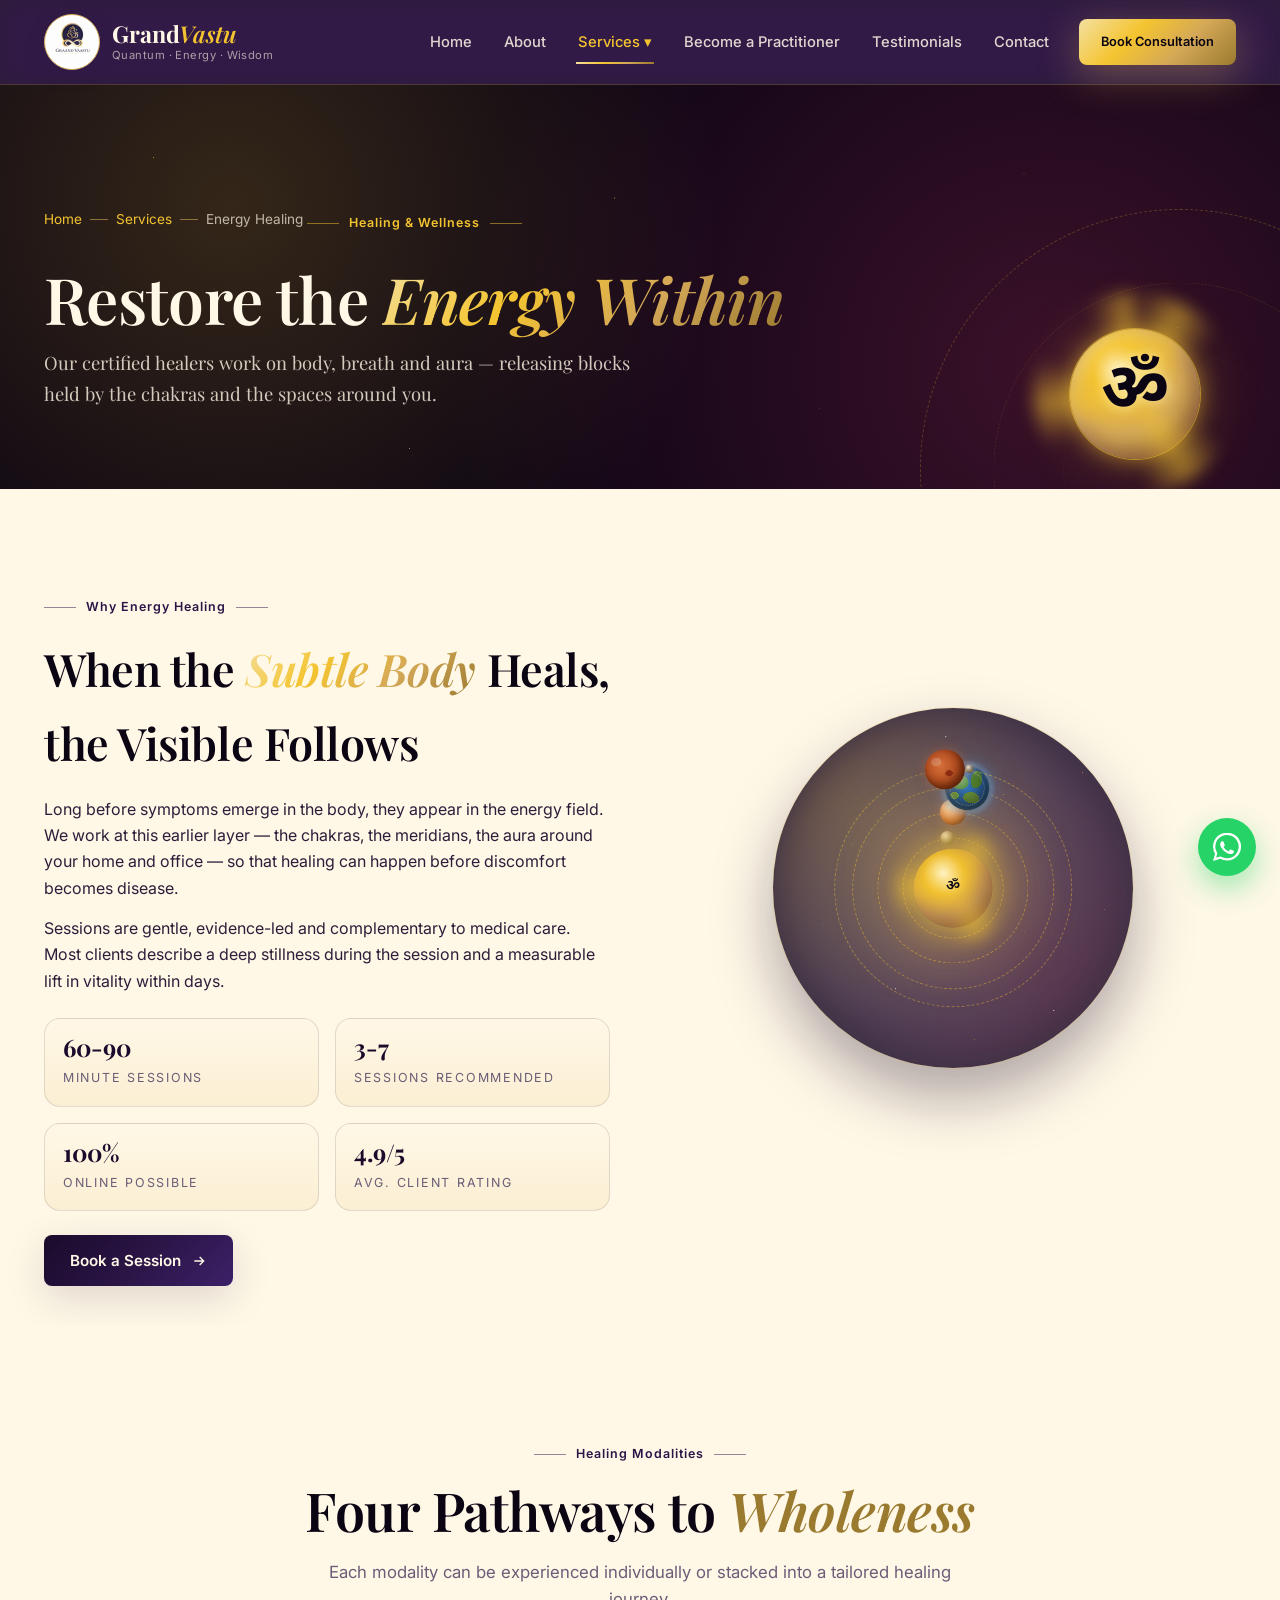
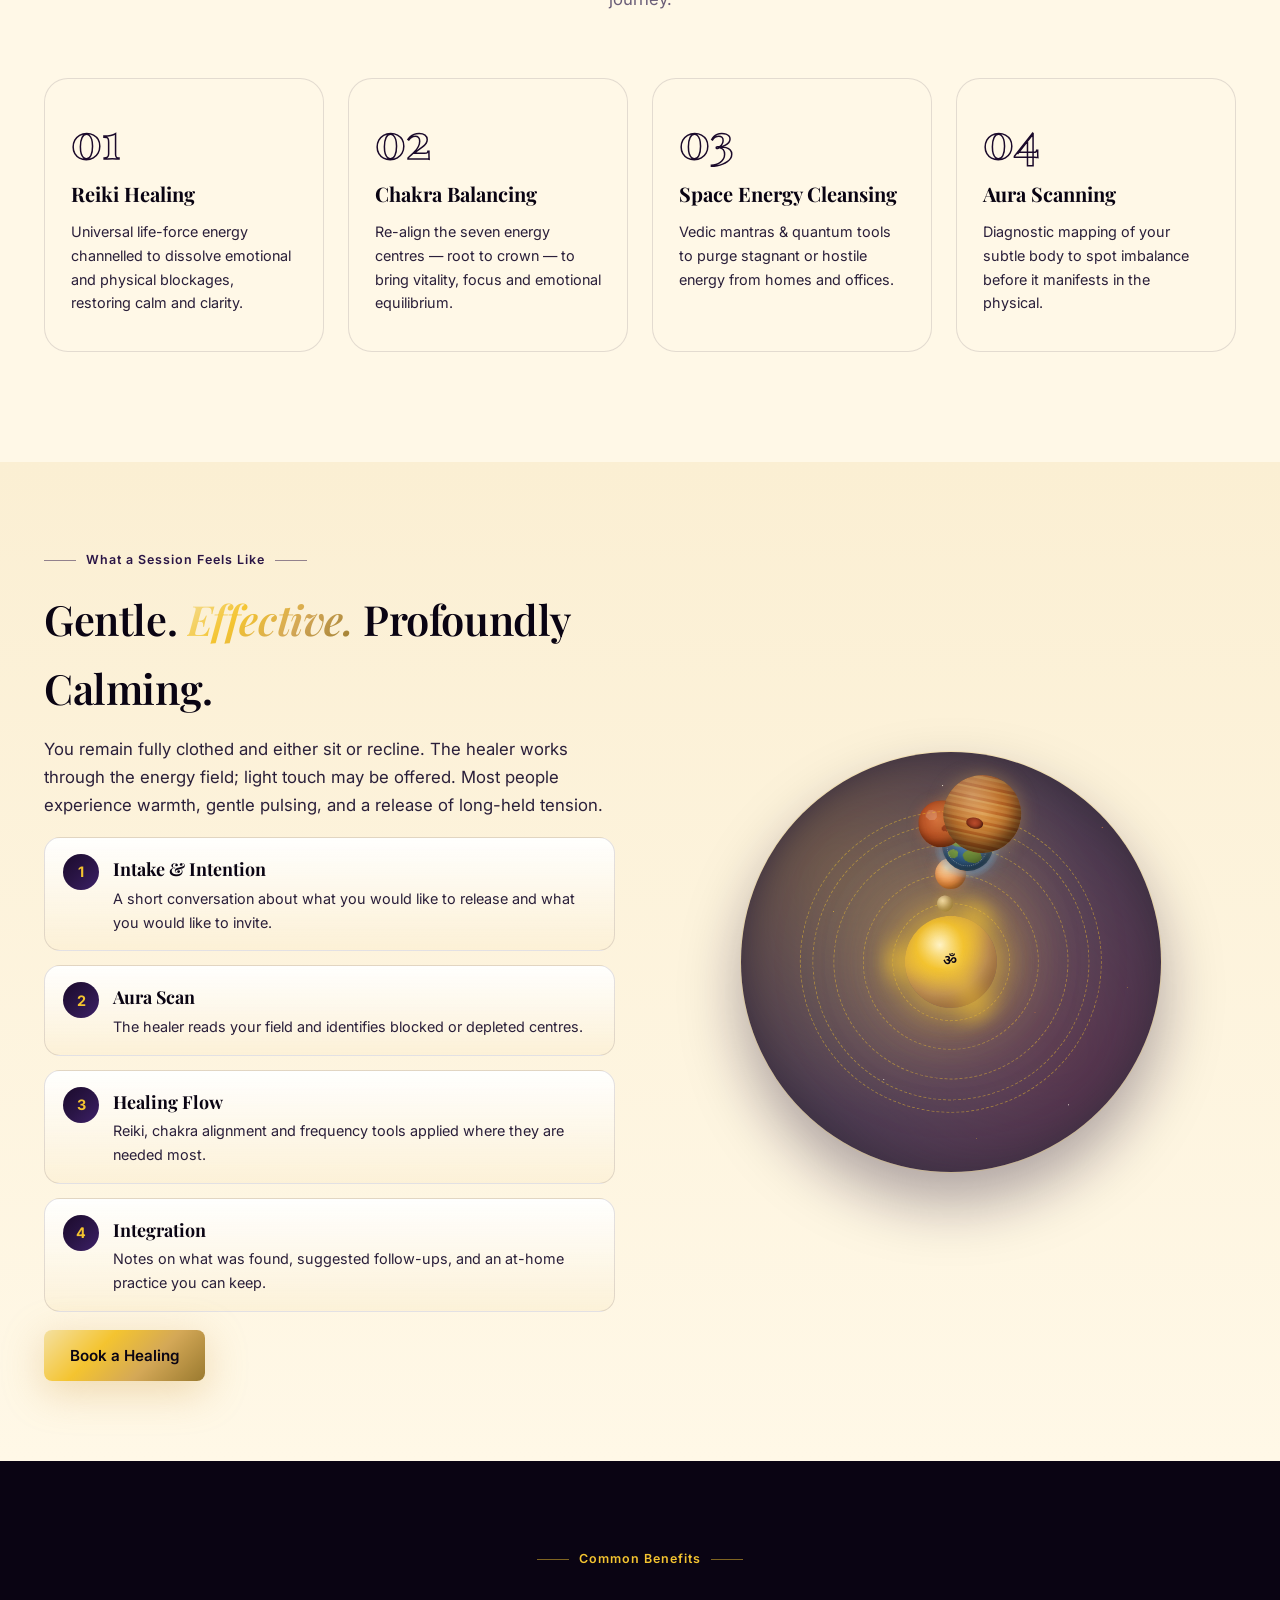
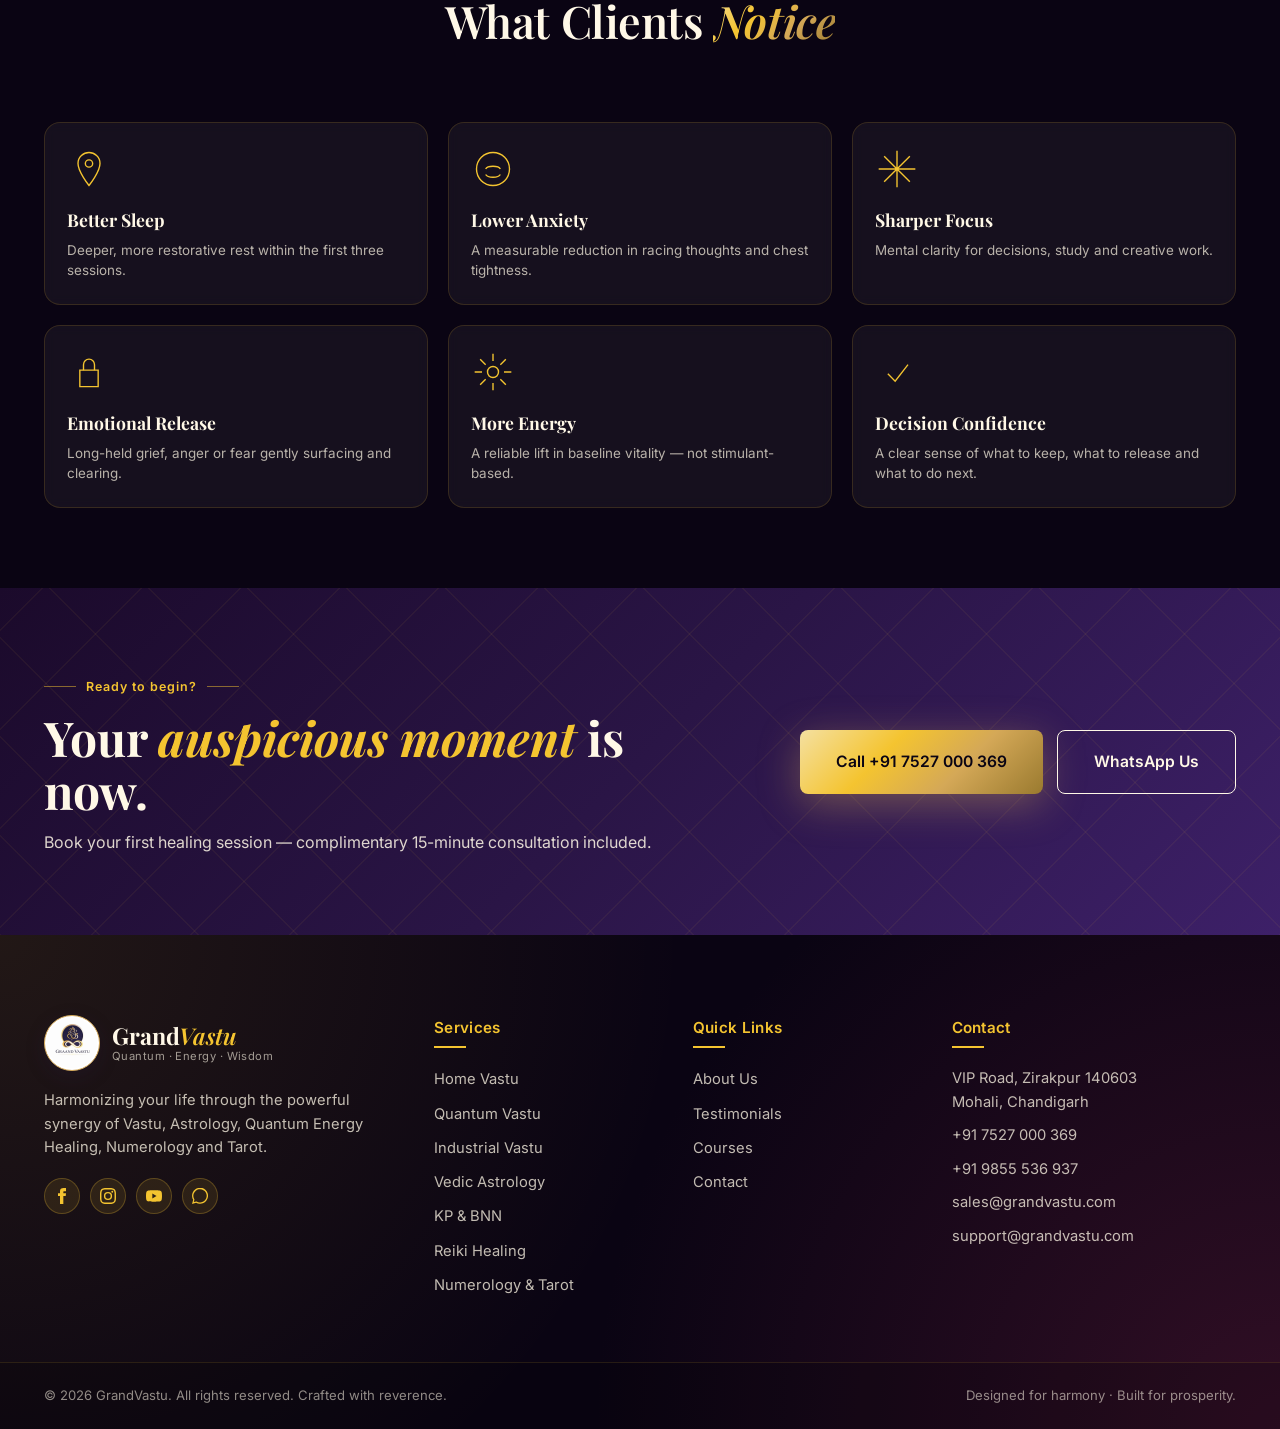
<file: healing.html>
<!DOCTYPE html>
<html lang="en">
<head>
  <meta charset="UTF-8" />
  <meta http-equiv="X-UA-Compatible" content="IE=edge" />
  <meta name="viewport" content="width=device-width, initial-scale=1.0" />
  <meta name="description" content="GrandVastu Energy Healing — Reiki, chakra balancing, space cleansing and aura scanning. Certified healers blending Vedic mantra and Quantum field tools." />
  <meta name="theme-color" content="#1b0a2b" />
  <title>Energy Healing — Reiki, Chakra Balancing &amp; Space Cleansing | GrandVastu</title>
  <link rel="preconnect" href="https://fonts.googleapis.com" />
  <link rel="preconnect" href="https://fonts.gstatic.com" crossorigin />
  <link href="https://fonts.googleapis.com/css2?family=Inter:wght@400;500;600;700&family=Playfair+Display:ital,wght@0,400;0,500;0,600;0,700;1,400;1,500;1,600&family=Noto+Sans+Devanagari:wght@500;600;700&display=swap" rel="stylesheet" />

  <link rel="stylesheet" href="assets/css/styles.css" />
  <link rel="icon" type="image/jpeg" href="assets/images/logo-md.jpg" />
  <link rel="apple-touch-icon" href="assets/images/logo-md.jpg" />
  <link rel="shortcut icon" href="assets/images/logo-md.jpg" />
</head>
<body>

  <header class="header" id="header">
    <div class="container header__row">
      <a href="index.html" class="logo" aria-label="GrandVastu Home">
        <img src="assets/images/logo-md.jpg" alt="GrandVastu" class="logo__img" />
        <span class="logo__text"><span class="logo__name">Grand<em>Vastu</em></span><span class="logo__tag">Quantum &middot; Energy &middot; Wisdom</span></span>
      </a>
      <nav class="nav" id="nav" aria-label="Primary">
        <button class="nav__close" id="navClose" aria-label="Close menu">&times;</button>
        <ul class="nav__list">
          <li><a href="index.html" class="nav__link">Home</a></li>
          <li><a href="about.html" class="nav__link">About</a></li>
          <li class="nav__has-children">
            <a href="vastu.html" class="nav__link is-active">Services <span aria-hidden="true">&#9662;</span></a>
            <ul class="nav__submenu">
              <li><a href="vastu.html">Vastu Consultation</a></li>
              <li><a href="astrology.html">Astrology</a></li>
              <li><a href="healing.html">Energy Healing</a></li>
              <li><a href="numerology.html">Numerology &amp; Tarot</a></li>
            </ul>
          </li>
          <li><a href="courses.html" class="nav__link">Become a Practitioner</a></li>
          <li><a href="testimonials.html" class="nav__link">Testimonials</a></li>
          <li><a href="contact.html" class="nav__link">Contact</a></li>
        </ul>
        <a href="contact.html" class="btn btn--gold nav__cta">Book Consultation</a>
      </nav>
      <button class="hamburger" id="hamburger" aria-label="Open menu" aria-expanded="false"><span></span><span></span><span></span></button>
    </div>
  </header>

  <!-- PAGE HERO -->
  <section class="page-hero">
    <div class="page-hero__bg" aria-hidden="true"></div>
    <div class="page-hero__orbit" aria-hidden="true"></div>
    <div class="page-hero__earth" aria-hidden="true"></div>
    <div class="container">
      <div class="page-hero__inner">
        <nav class="breadcrumb" aria-label="Breadcrumb">
          <a href="index.html">Home</a>
          <span class="breadcrumb__sep"></span>
          <a href="vastu.html">Services</a>
          <span class="breadcrumb__sep"></span>
          <span>Energy Healing</span>
        </nav>
        <span class="eyebrow eyebrow--light"><span class="eyebrow__line"></span> Healing &amp; Wellness <span class="eyebrow__line"></span></span>
        <h1 class="page-hero__title">Restore the <em>Energy Within</em></h1>
        <p class="page-hero__lede">Our certified healers work on body, breath and aura &mdash; releasing blocks held by the chakras and the spaces around you.</p>
      </div>
    </div>
  </section>

  <!-- INTRO -->
  <section class="intro">
    <div class="container intro__row">
      <div class="intro__copy reveal">
        <span class="eyebrow"><span class="eyebrow__line"></span> Why Energy Healing <span class="eyebrow__line"></span></span>
        <h2>When the <em>Subtle Body</em> Heals, the Visible Follows</h2>
        <p>Long before symptoms emerge in the body, they appear in the energy field. We work at this earlier layer &mdash; the chakras, the meridians, the aura around your home and office &mdash; so that healing can happen before discomfort becomes disease.</p>
        <p>Sessions are gentle, evidence-led and complementary to medical care. Most clients describe a deep stillness during the session and a measurable lift in vitality within days.</p>
        <div class="intro__highlights">
          <div class="intro__highlight"><strong>60-90</strong><span>Minute Sessions</span></div>
          <div class="intro__highlight"><strong>3-7</strong><span>Sessions Recommended</span></div>
          <div class="intro__highlight"><strong>100%</strong><span>Online Possible</span></div>
          <div class="intro__highlight"><strong>4.9/5</strong><span>Avg. Client Rating</span></div>
        </div>
        <a href="contact.html" class="btn btn--maroon">Book a Session <svg viewBox="0 0 24 24" width="16" height="16" fill="none" stroke="currentColor" stroke-width="2"><path d="M5 12h14M13 6l6 6-6 6"/></svg></a>
      </div>
      <div class="intro__visual reveal">
        <div class="cosmos cosmos--sm" aria-hidden="true">
          <div class="cosmos__field"></div>
          <div class="cosmos__stars"></div>
          <div class="cosmos__orbit cosmos__orbit--mercury"><span class="cosmos__planet cosmos__planet--mercury"></span></div>
          <div class="cosmos__orbit cosmos__orbit--venus"><span class="cosmos__planet cosmos__planet--venus"></span></div>
          <div class="cosmos__orbit cosmos__orbit--earth"><span class="cosmos__planet cosmos__planet--earth"><span class="cosmos__moon"></span></span></div>
          <div class="cosmos__orbit cosmos__orbit--mars"><span class="cosmos__planet cosmos__planet--mars"></span></div>
          <div class="cosmos__sun"></div>
        </div>
      </div>
    </div>
  </section>

  <!-- HEALING GRID -->
  <section class="healing">
    <div class="container">
      <div class="section__head reveal">
        <span class="eyebrow"><span class="eyebrow__line"></span> Healing Modalities <span class="eyebrow__line"></span></span>
        <h2 class="section__title">Four Pathways to <em>Wholeness</em></h2>
        <p class="section__sub">Each modality can be experienced individually or stacked into a tailored healing journey.</p>
      </div>
      <div class="healing__grid">
        <div class="heal reveal"><div class="heal__num">01</div><h3>Reiki Healing</h3><p>Universal life-force energy channelled to dissolve emotional and physical blockages, restoring calm and clarity.</p></div>
        <div class="heal reveal"><div class="heal__num">02</div><h3>Chakra Balancing</h3><p>Re-align the seven energy centres &mdash; root to crown &mdash; to bring vitality, focus and emotional equilibrium.</p></div>
        <div class="heal reveal"><div class="heal__num">03</div><h3>Space Energy Cleansing</h3><p>Vedic mantras &amp; quantum tools to purge stagnant or hostile energy from homes and offices.</p></div>
        <div class="heal reveal"><div class="heal__num">04</div><h3>Aura Scanning</h3><p>Diagnostic mapping of your subtle body to spot imbalance before it manifests in the physical.</p></div>
      </div>
    </div>
  </section>

  <!-- CHAKRA / FEATURE LIST -->
  <section class="content content--alt">
    <div class="container split">
      <div class="reveal">
        <span class="eyebrow"><span class="eyebrow__line"></span> What a Session Feels Like <span class="eyebrow__line"></span></span>
        <h2 class="split__title">Gentle. <em>Effective.</em> Profoundly Calming.</h2>
        <p class="lead">You remain fully clothed and either sit or recline. The healer works through the energy field; light touch may be offered. Most people experience warmth, gentle pulsing, and a release of long-held tension.</p>
        <ul class="feature-list" style="margin-top:18px;">
          <li><span class="feature-list__num">1</span><div><h4>Intake &amp; Intention</h4><p>A short conversation about what you would like to release and what you would like to invite.</p></div></li>
          <li><span class="feature-list__num">2</span><div><h4>Aura Scan</h4><p>The healer reads your field and identifies blocked or depleted centres.</p></div></li>
          <li><span class="feature-list__num">3</span><div><h4>Healing Flow</h4><p>Reiki, chakra alignment and frequency tools applied where they are needed most.</p></div></li>
          <li><span class="feature-list__num">4</span><div><h4>Integration</h4><p>Notes on what was found, suggested follow-ups, and an at-home practice you can keep.</p></div></li>
        </ul>
        <a href="contact.html" class="btn btn--gold" style="margin-top:18px;">Book a Healing</a>
      </div>
      <div class="reveal" style="display:flex;justify-content:center;">
        <div class="cosmos" aria-hidden="true" style="max-width:420px;">
          <div class="cosmos__field"></div>
          <div class="cosmos__stars"></div>
          <div class="cosmos__orbit cosmos__orbit--mercury"><span class="cosmos__planet cosmos__planet--mercury"></span></div>
          <div class="cosmos__orbit cosmos__orbit--venus"><span class="cosmos__planet cosmos__planet--venus"></span></div>
          <div class="cosmos__orbit cosmos__orbit--earth"><span class="cosmos__planet cosmos__planet--earth"><span class="cosmos__moon"></span></span></div>
          <div class="cosmos__orbit cosmos__orbit--mars"><span class="cosmos__planet cosmos__planet--mars"></span></div>
          <div class="cosmos__orbit cosmos__orbit--jupiter"><span class="cosmos__planet cosmos__planet--jupiter"></span></div>
          <div class="cosmos__sun"></div>
        </div>
      </div>
    </div>
  </section>

  <!-- BENEFITS -->
  <section class="content content--dark">
    <div class="container">
      <div class="section__head reveal">
        <span class="eyebrow eyebrow--light"><span class="eyebrow__line"></span> Common Benefits <span class="eyebrow__line"></span></span>
        <h2 class="page-title">What Clients <em>Notice</em></h2>
      </div>
      <div class="why__features" style="margin-top:50px;">
        <div class="why__feat reveal"><div class="why__icon"><svg viewBox="0 0 48 48" fill="none" stroke="currentColor" stroke-width="1.5"><path d="M24 6c-6 0-12 5-12 12 0 9 12 24 12 24s12-15 12-24c0-7-6-12-12-12z"/><circle cx="24" cy="18" r="4"/></svg></div><h4>Better Sleep</h4><p>Deeper, more restorative rest within the first three sessions.</p></div>
        <div class="why__feat reveal"><div class="why__icon"><svg viewBox="0 0 48 48" fill="none" stroke="currentColor" stroke-width="1.5"><circle cx="24" cy="24" r="18"/><path d="M16 24c2-4 14-4 16 0M16 30c2 4 14 4 16 0"/></svg></div><h4>Lower Anxiety</h4><p>A measurable reduction in racing thoughts and chest tightness.</p></div>
        <div class="why__feat reveal"><div class="why__icon"><svg viewBox="0 0 48 48" fill="none" stroke="currentColor" stroke-width="1.5"><path d="M24 4v40M4 24h40M10 10l28 28M10 38l28-28"/></svg></div><h4>Sharper Focus</h4><p>Mental clarity for decisions, study and creative work.</p></div>
        <div class="why__feat reveal"><div class="why__icon"><svg viewBox="0 0 48 48" fill="none" stroke="currentColor" stroke-width="1.5"><path d="M14 22h20v18H14z"/><path d="M18 22v-6a6 6 0 0 1 12 0v6"/></svg></div><h4>Emotional Release</h4><p>Long-held grief, anger or fear gently surfacing and clearing.</p></div>
        <div class="why__feat reveal"><div class="why__icon"><svg viewBox="0 0 48 48" fill="none" stroke="currentColor" stroke-width="1.5"><circle cx="24" cy="24" r="6"/><path d="M24 4v8M24 36v8M4 24h8M36 24h8M10 10l6 6M32 32l6 6M10 38l6-6M32 16l6-6"/></svg></div><h4>More Energy</h4><p>A reliable lift in baseline vitality &mdash; not stimulant-based.</p></div>
        <div class="why__feat reveal"><div class="why__icon"><svg viewBox="0 0 48 48" fill="none" stroke="currentColor" stroke-width="1.5"><path d="M14 26l8 8 14-18"/></svg></div><h4>Decision Confidence</h4><p>A clear sense of what to keep, what to release and what to do next.</p></div>
      </div>
    </div>
  </section>

  <!-- CTA BAND -->
  <section class="cta-band">
    <div class="container cta-band__row">
      <div>
        <span class="eyebrow eyebrow--light"><span class="eyebrow__line"></span> Ready to begin? <span class="eyebrow__line"></span></span>
        <h2>Your <em>auspicious moment</em> is now.</h2>
        <p>Book your first healing session &mdash; complimentary 15-minute consultation included.</p>
      </div>
      <div class="cta-band__btns">
        <a href="tel:+917527000369" class="btn btn--gold btn--lg">Call +91 7527 000 369</a>
        <a href="https://wa.me/917527000369" class="btn btn--ghost btn--lg btn--ghost--light">WhatsApp Us</a>
      </div>
    </div>
  </section>

  <!-- FOOTER -->
  <footer class="footer">
    <div class="footer__bg" aria-hidden="true"></div>
    <div class="container footer__grid">
      <div class="footer__brand">
        <a href="index.html" class="logo logo--light">
          <img src="assets/images/logo-md.jpg" alt="GrandVastu" class="logo__img" />
          <span class="logo__text"><span class="logo__name">Grand<em>Vastu</em></span><span class="logo__tag">Quantum &middot; Energy &middot; Wisdom</span></span>
        </a>
        <p>Harmonizing your life through the powerful synergy of Vastu, Astrology, Quantum Energy Healing, Numerology and Tarot.</p>
        <div class="footer__social">
          <a href="#" aria-label="Facebook"><svg viewBox="0 0 24 24" width="16" height="16" fill="currentColor"><path d="M9 8H6v4h3v12h5V12h3.6l.4-4h-4V6.3c0-1 .2-1.3 1.1-1.3H18V0h-3.5C10.7 0 9 1.6 9 4.7V8z"/></svg></a>
          <a href="#" aria-label="Instagram"><svg viewBox="0 0 24 24" width="16" height="16" fill="currentColor"><path d="M12 2.16c3.2 0 3.58 0 4.85.07 3.25.15 4.77 1.7 4.92 4.92.06 1.27.07 1.65.07 4.85s0 3.58-.07 4.85c-.15 3.22-1.66 4.77-4.92 4.92-1.27.06-1.65.07-4.85.07s-3.58 0-4.85-.07c-3.26-.15-4.77-1.7-4.92-4.92-.06-1.27-.07-1.65-.07-4.85s0-3.58.07-4.85C2.38 3.93 3.9 2.38 7.15 2.23 8.42 2.17 8.8 2.16 12 2.16zM12 0C8.74 0 8.33.01 7.05.07 2.7.27.27 2.69.07 7.05.01 8.33 0 8.74 0 12s.01 3.67.07 4.95c.2 4.36 2.62 6.78 6.98 6.98C8.33 23.99 8.74 24 12 24s3.67-.01 4.95-.07c4.35-.2 6.78-2.62 6.98-6.98.06-1.28.07-1.69.07-4.95s-.01-3.67-.07-4.95C23.73 2.7 21.31.27 16.95.07 15.67.01 15.26 0 12 0zm0 5.84a6.16 6.16 0 1 0 0 12.32 6.16 6.16 0 0 0 0-12.32zM12 16a4 4 0 1 1 0-8 4 4 0 0 1 0 8zm6.41-11.85a1.44 1.44 0 1 0 0 2.88 1.44 1.44 0 0 0 0-2.88z"/></svg></a>
          <a href="#" aria-label="YouTube"><svg viewBox="0 0 24 24" width="16" height="16" fill="currentColor"><path d="M23.5 6.2a3 3 0 0 0-2.1-2.1C19.5 3.5 12 3.5 12 3.5s-7.5 0-9.4.6A3 3 0 0 0 .5 6.2C0 8 0 12 0 12s0 4 .5 5.8a3 3 0 0 0 2.1 2.1c1.9.6 9.4.6 9.4.6s7.5 0 9.4-.6a3 3 0 0 0 2.1-2.1c.5-1.8.5-5.8.5-5.8s0-4-.5-5.8zM9.5 15.6V8.4l6.3 3.6-6.3 3.6z"/></svg></a>
          <a href="https://wa.me/917527000369" aria-label="WhatsApp"><svg viewBox="0 0 24 24" width="16" height="16" fill="currentColor"><path d="M.06 24l1.7-6.2a12 12 0 1 1 4.4 4.3L.05 24zM6.6 20.2l.4.2A10 10 0 1 0 3.5 17l.2.4-1 3.7 3.9-.9z"/></svg></a>
        </div>
      </div>
      <div class="footer__col"><h5>Services</h5><ul><li><a href="vastu.html">Home Vastu</a></li><li><a href="vastu.html">Quantum Vastu</a></li><li><a href="vastu.html">Industrial Vastu</a></li><li><a href="astrology.html">Vedic Astrology</a></li><li><a href="astrology.html">KP &amp; BNN</a></li><li><a href="healing.html">Reiki Healing</a></li><li><a href="numerology.html">Numerology &amp; Tarot</a></li></ul></div>
      <div class="footer__col"><h5>Quick Links</h5><ul><li><a href="about.html">About Us</a></li><li><a href="testimonials.html">Testimonials</a></li><li><a href="courses.html">Courses</a></li><li><a href="contact.html">Contact</a></li></ul></div>
      <div class="footer__col"><h5>Contact</h5><ul class="footer__contact"><li>VIP Road, Zirakpur 140603<br>Mohali, Chandigarh</li><li><a href="tel:+917527000369">+91 7527 000 369</a></li><li><a href="tel:+919855536937">+91 9855 536 937</a></li><li><a href="mailto:sales@grandvastu.com">sales@grandvastu.com</a></li><li><a href="mailto:support@grandvastu.com">support@grandvastu.com</a></li></ul></div>
    </div>
    <div class="footer__bottom"><div class="container footer__bottom-row"><p>&copy; <span id="year"></span> GrandVastu. All rights reserved. Crafted with reverence.</p><p>Designed for harmony &middot; Built for prosperity.</p></div></div>
  </footer>

  <a href="https://wa.me/917527000369" class="float-wa" aria-label="WhatsApp Chat">
    <svg viewBox="0 0 24 24" width="28" height="28" fill="currentColor"><path d="M.06 24l1.7-6.2a12 12 0 1 1 4.4 4.3L.05 24zM6.6 20.2l.4.2A10 10 0 1 0 3.5 17l.2.4-1 3.7 3.9-.9z"/><path d="M9 7.4c-.2-.4-.4-.4-.6-.4h-.5c-.2 0-.5 0-.7.3-.3.3-1 1-1 2.5s1 2.9 1.2 3.1c.2.2 2 3.2 5 4.4 2.4 1 3 .8 3.5.7.5 0 1.6-.7 1.9-1.3.2-.7.2-1.2.1-1.3l-.6-.3-2-1c-.3 0-.5-.1-.7.1l-.9 1.2c-.2.2-.4.2-.6.1-.3-.2-1.2-.5-2.3-1.4-.9-.7-1.4-1.7-1.6-2 0-.2 0-.4.1-.5l.4-.5.4-.4c.2-.1.1-.3 0-.4l-.9-2.1z"/></svg>
  </a>
  <button class="back-top" id="backTop" aria-label="Back to top"><svg viewBox="0 0 24 24" width="20" height="20" fill="none" stroke="currentColor" stroke-width="2.5"><path d="M18 15l-6-6-6 6"/></svg></button>
  <div class="cursor" id="cursor" aria-hidden="true"><span></span></div>
  <script src="assets/js/script.js" defer></script>
</body>
</html>
</file>
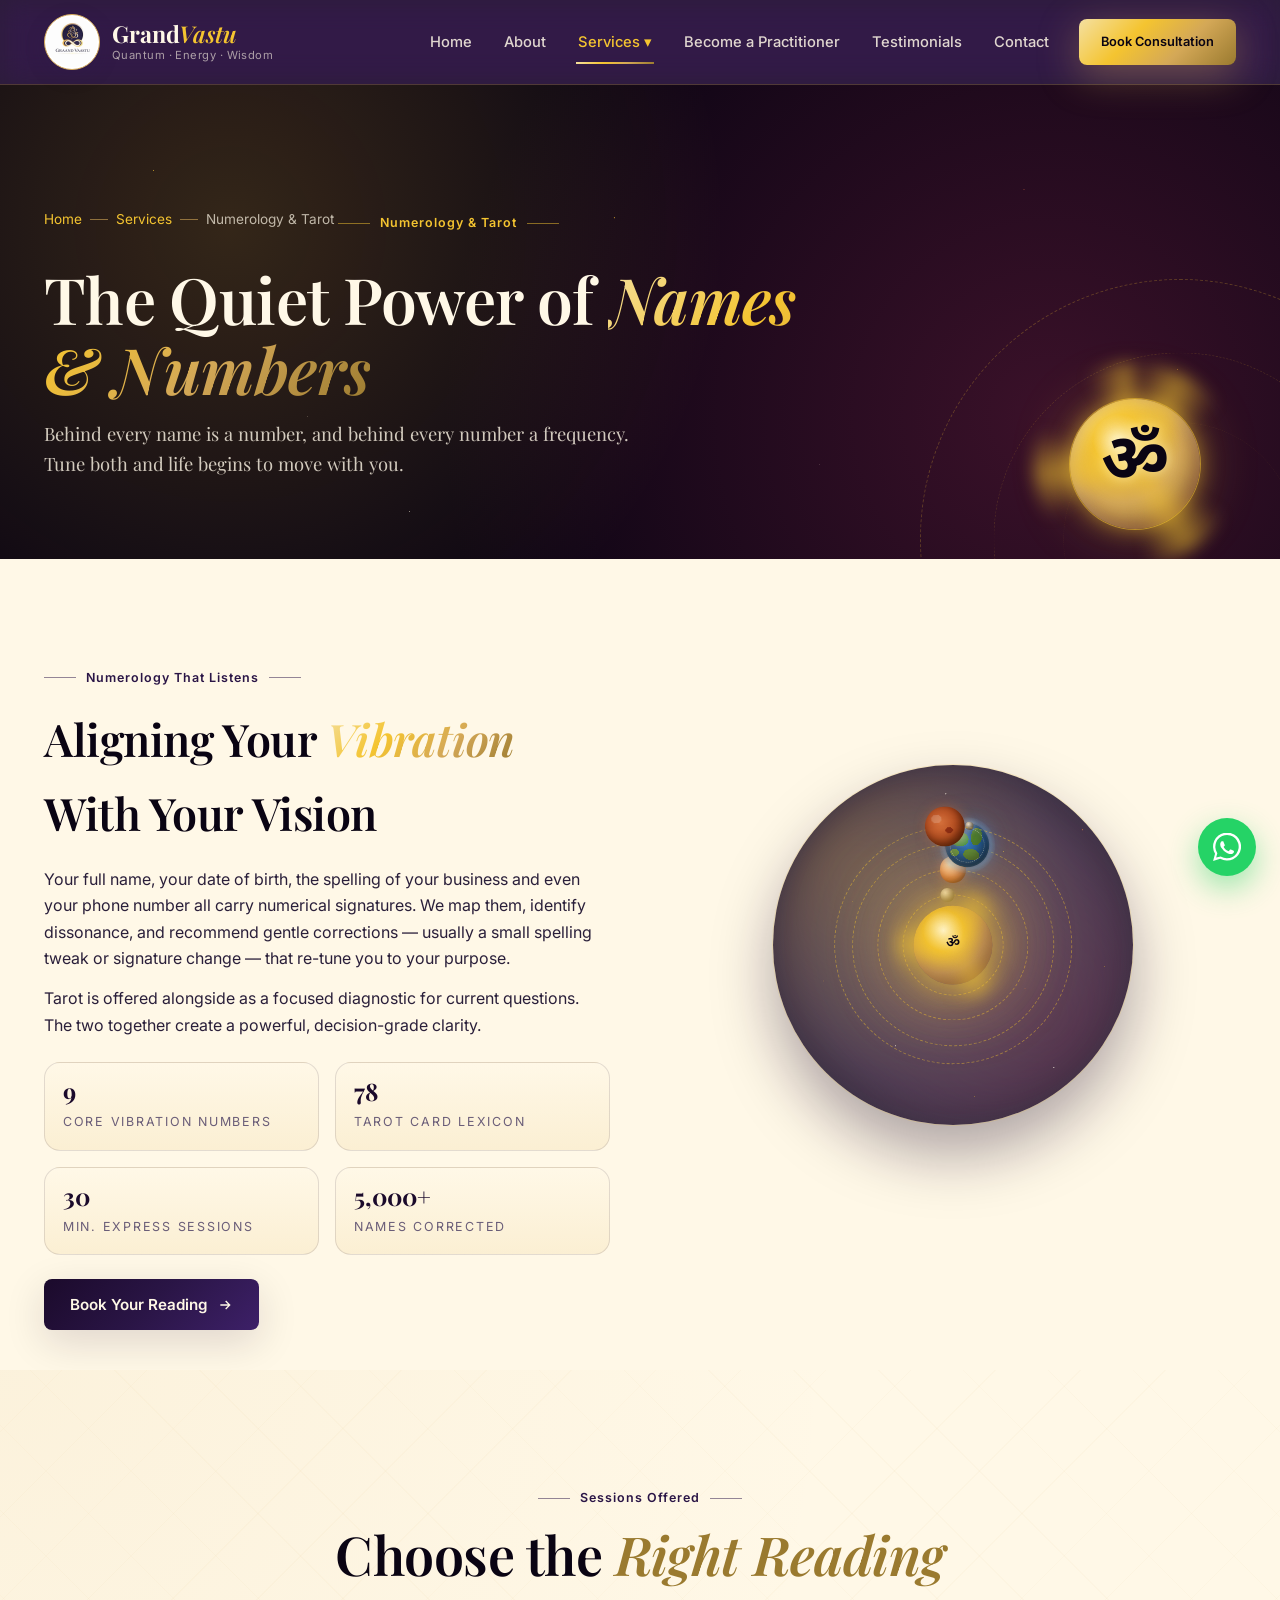
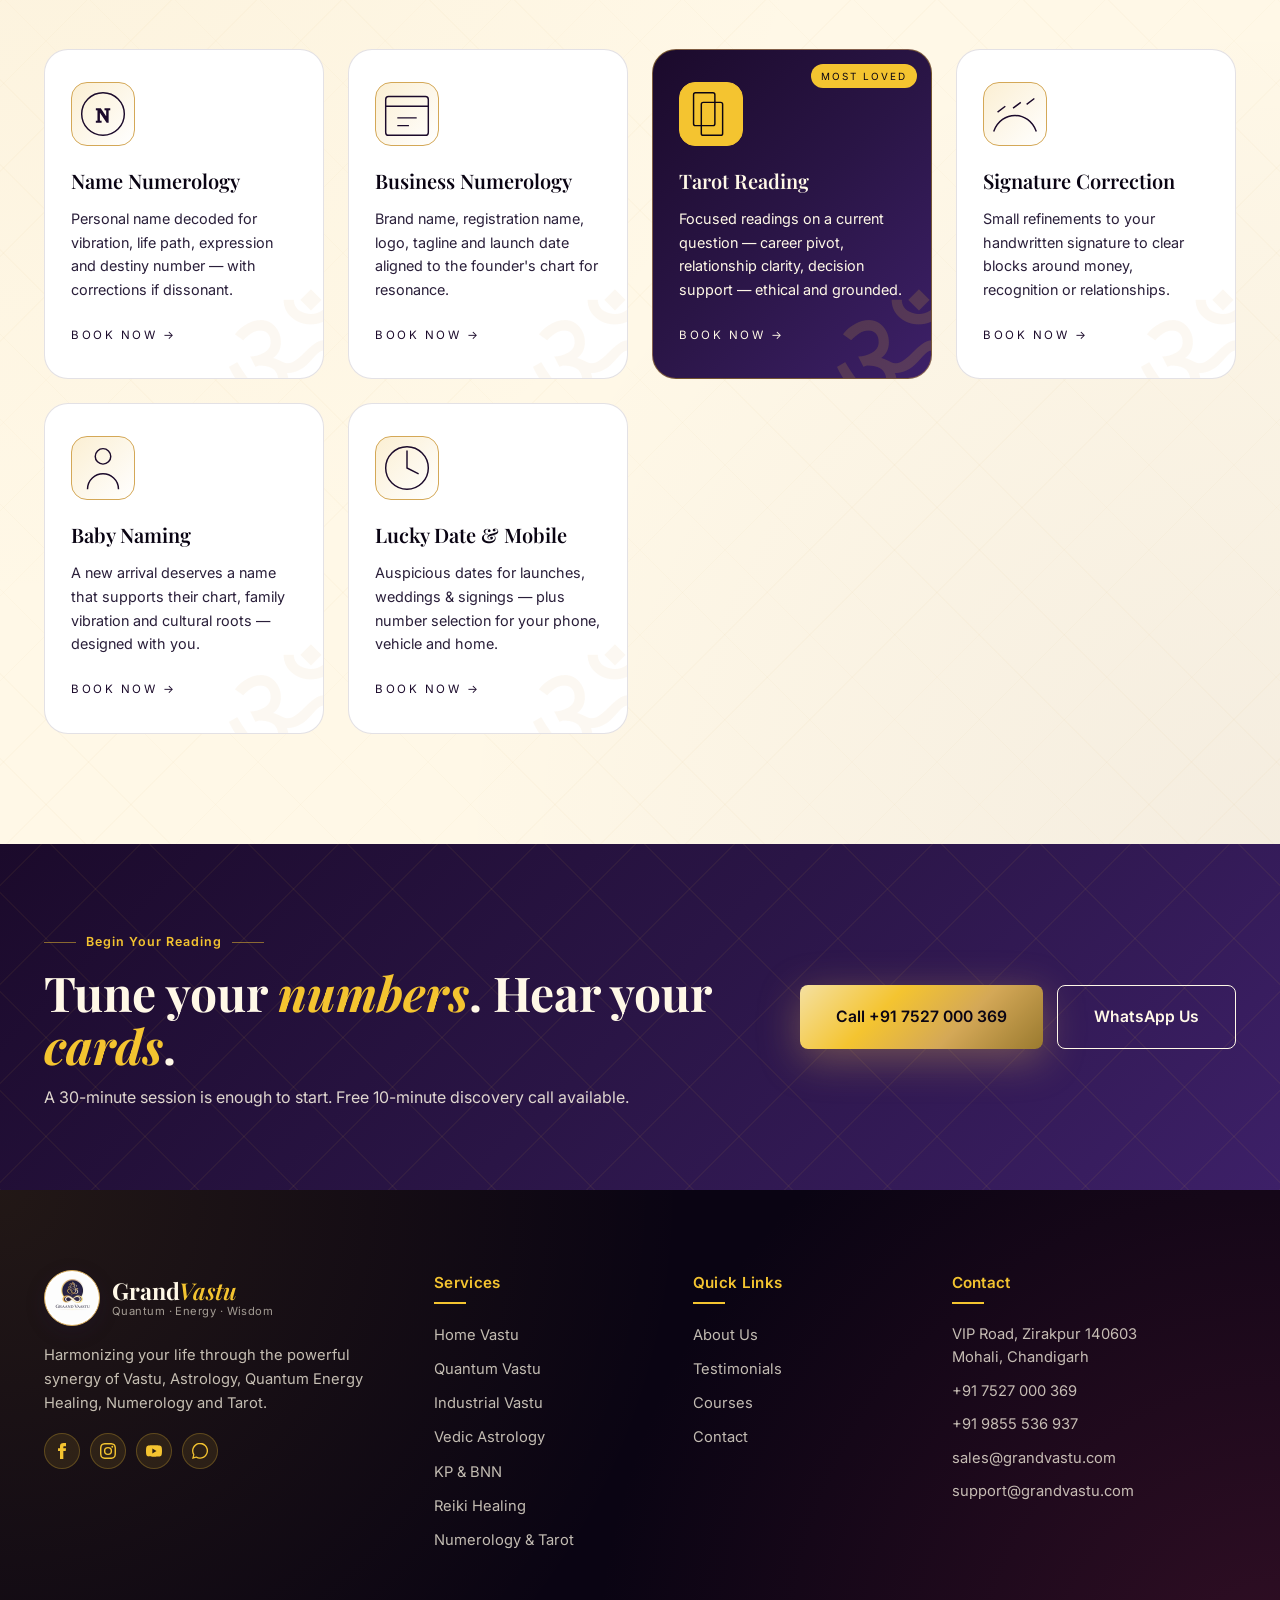
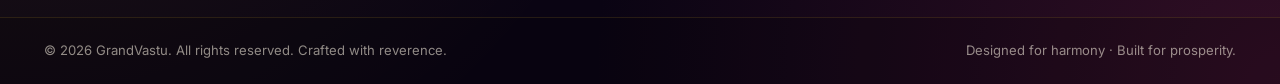
<file: numerology.html>
<!DOCTYPE html>
<html lang="en">
<head>
  <meta charset="UTF-8" />
  <meta http-equiv="X-UA-Compatible" content="IE=edge" />
  <meta name="viewport" content="width=device-width, initial-scale=1.0" />
  <meta name="description" content="GrandVastu Numerology &amp; Tarot — Name analysis, business numerology, signature corrections and tarot guidance grounded in Vedic principles." />
  <meta name="theme-color" content="#1b0a2b" />
  <title>Numerology &amp; Tarot — Name, Business &amp; Signature Analysis | GrandVastu</title>
  <link rel="preconnect" href="https://fonts.googleapis.com" />
  <link rel="preconnect" href="https://fonts.gstatic.com" crossorigin />
  <link href="https://fonts.googleapis.com/css2?family=Inter:wght@400;500;600;700&family=Playfair+Display:ital,wght@0,400;0,500;0,600;0,700;1,400;1,500;1,600&family=Noto+Sans+Devanagari:wght@500;600;700&display=swap" rel="stylesheet" />

  <link rel="stylesheet" href="assets/css/styles.css" />
  <link rel="icon" type="image/jpeg" href="assets/images/logo-md.jpg" />
  <link rel="apple-touch-icon" href="assets/images/logo-md.jpg" />
  <link rel="shortcut icon" href="assets/images/logo-md.jpg" />
</head>
<body>

  <header class="header" id="header">
    <div class="container header__row">
      <a href="index.html" class="logo" aria-label="GrandVastu Home">
        <img src="assets/images/logo-md.jpg" alt="GrandVastu" class="logo__img" />
        <span class="logo__text"><span class="logo__name">Grand<em>Vastu</em></span><span class="logo__tag">Quantum &middot; Energy &middot; Wisdom</span></span>
      </a>
      <nav class="nav" id="nav" aria-label="Primary">
        <button class="nav__close" id="navClose" aria-label="Close menu">&times;</button>
        <ul class="nav__list">
          <li><a href="index.html" class="nav__link">Home</a></li>
          <li><a href="about.html" class="nav__link">About</a></li>
          <li class="nav__has-children">
            <a href="vastu.html" class="nav__link is-active">Services <span aria-hidden="true">&#9662;</span></a>
            <ul class="nav__submenu">
              <li><a href="vastu.html">Vastu Consultation</a></li>
              <li><a href="astrology.html">Astrology</a></li>
              <li><a href="healing.html">Energy Healing</a></li>
              <li><a href="numerology.html">Numerology &amp; Tarot</a></li>
            </ul>
          </li>
          <li><a href="courses.html" class="nav__link">Become a Practitioner</a></li>
          <li><a href="testimonials.html" class="nav__link">Testimonials</a></li>
          <li><a href="contact.html" class="nav__link">Contact</a></li>
        </ul>
        <a href="contact.html" class="btn btn--gold nav__cta">Book Consultation</a>
      </nav>
      <button class="hamburger" id="hamburger" aria-label="Open menu" aria-expanded="false"><span></span><span></span><span></span></button>
    </div>
  </header>

  <!-- PAGE HERO -->
  <section class="page-hero">
    <div class="page-hero__bg" aria-hidden="true"></div>
    <div class="page-hero__orbit" aria-hidden="true"></div>
    <div class="page-hero__earth" aria-hidden="true"></div>
    <div class="container">
      <div class="page-hero__inner">
        <nav class="breadcrumb" aria-label="Breadcrumb">
          <a href="index.html">Home</a>
          <span class="breadcrumb__sep"></span>
          <a href="vastu.html">Services</a>
          <span class="breadcrumb__sep"></span>
          <span>Numerology &amp; Tarot</span>
        </nav>
        <span class="eyebrow eyebrow--light"><span class="eyebrow__line"></span> Numerology &amp; Tarot <span class="eyebrow__line"></span></span>
        <h1 class="page-hero__title">The Quiet Power of <em>Names &amp; Numbers</em></h1>
        <p class="page-hero__lede">Behind every name is a number, and behind every number a frequency. Tune both and life begins to move with you.</p>
      </div>
    </div>
  </section>

  <!-- INTRO -->
  <section class="intro">
    <div class="container intro__row">
      <div class="intro__copy reveal">
        <span class="eyebrow"><span class="eyebrow__line"></span> Numerology That Listens <span class="eyebrow__line"></span></span>
        <h2>Aligning Your <em>Vibration</em> With Your Vision</h2>
        <p>Your full name, your date of birth, the spelling of your business and even your phone number all carry numerical signatures. We map them, identify dissonance, and recommend gentle corrections &mdash; usually a small spelling tweak or signature change &mdash; that re-tune you to your purpose.</p>
        <p>Tarot is offered alongside as a focused diagnostic for current questions. The two together create a powerful, decision-grade clarity.</p>
        <div class="intro__highlights">
          <div class="intro__highlight"><strong>9</strong><span>Core Vibration Numbers</span></div>
          <div class="intro__highlight"><strong>78</strong><span>Tarot Card Lexicon</span></div>
          <div class="intro__highlight"><strong>30</strong><span>Min. Express Sessions</span></div>
          <div class="intro__highlight"><strong>5,000+</strong><span>Names Corrected</span></div>
        </div>
        <a href="contact.html" class="btn btn--maroon">Book Your Reading <svg viewBox="0 0 24 24" width="16" height="16" fill="none" stroke="currentColor" stroke-width="2"><path d="M5 12h14M13 6l6 6-6 6"/></svg></a>
      </div>
      <div class="intro__visual reveal">
        <div class="cosmos cosmos--sm" aria-hidden="true">
          <div class="cosmos__field"></div>
          <div class="cosmos__stars"></div>
          <div class="cosmos__orbit cosmos__orbit--mercury"><span class="cosmos__planet cosmos__planet--mercury"></span></div>
          <div class="cosmos__orbit cosmos__orbit--venus"><span class="cosmos__planet cosmos__planet--venus"></span></div>
          <div class="cosmos__orbit cosmos__orbit--earth"><span class="cosmos__planet cosmos__planet--earth"><span class="cosmos__moon"></span></span></div>
          <div class="cosmos__orbit cosmos__orbit--mars"><span class="cosmos__planet cosmos__planet--mars"></span></div>
          <div class="cosmos__sun"></div>
        </div>
      </div>
    </div>
  </section>

  <!-- SERVICES GRID -->
  <section class="services">
    <div class="services__bg" aria-hidden="true"></div>
    <div class="container">
      <div class="section__head reveal">
        <span class="eyebrow"><span class="eyebrow__line"></span> Sessions Offered <span class="eyebrow__line"></span></span>
        <h2 class="section__title">Choose the <em>Right Reading</em></h2>
      </div>
      <div class="services__grid">
        <article class="svc reveal" data-tilt>
          <div class="svc__icon"><svg viewBox="0 0 64 64" fill="none" stroke="currentColor" stroke-width="1.5"><circle cx="32" cy="32" r="22"/><text x="32" y="40" text-anchor="middle" font-size="20" font-family="serif" fill="currentColor">N</text></svg></div>
          <h3>Name Numerology</h3>
          <p>Personal name decoded for vibration, life path, expression and destiny number &mdash; with corrections if dissonant.</p>
          <a href="contact.html" class="svc__link">Book Now <span>&#8594;</span></a>
          <span class="svc__corner"></span>
        </article>
        <article class="svc reveal" data-tilt>
          <div class="svc__icon"><svg viewBox="0 0 64 64" fill="none" stroke="currentColor" stroke-width="1.5"><rect x="10" y="14" width="44" height="40" rx="3"/><path d="M10 24h44M22 36h20M22 44h12"/></svg></div>
          <h3>Business Numerology</h3>
          <p>Brand name, registration name, logo, tagline and launch date aligned to the founder&apos;s chart for resonance.</p>
          <a href="contact.html" class="svc__link">Book Now <span>&#8594;</span></a>
          <span class="svc__corner"></span>
        </article>
        <article class="svc svc--featured reveal" data-tilt>
          <span class="svc__badge">Most Loved</span>
          <div class="svc__icon"><svg viewBox="0 0 64 64" fill="none" stroke="currentColor" stroke-width="1.5"><rect x="14" y="10" width="22" height="34" rx="2"/><rect x="22" y="20" width="22" height="34" rx="2"/></svg></div>
          <h3>Tarot Reading</h3>
          <p>Focused readings on a current question &mdash; career pivot, relationship clarity, decision support &mdash; ethical and grounded.</p>
          <a href="contact.html" class="svc__link">Book Now <span>&#8594;</span></a>
          <span class="svc__corner"></span>
        </article>
        <article class="svc reveal" data-tilt>
          <div class="svc__icon"><svg viewBox="0 0 64 64" fill="none" stroke="currentColor" stroke-width="1.5"><path d="M10 50c8-22 36-22 44 0"/><path d="M14 30l8-6M30 26l8-6M44 22l8-6"/></svg></div>
          <h3>Signature Correction</h3>
          <p>Small refinements to your handwritten signature to clear blocks around money, recognition or relationships.</p>
          <a href="contact.html" class="svc__link">Book Now <span>&#8594;</span></a>
          <span class="svc__corner"></span>
        </article>
        <article class="svc reveal" data-tilt>
          <div class="svc__icon"><svg viewBox="0 0 64 64" fill="none" stroke="currentColor" stroke-width="1.5"><circle cx="32" cy="20" r="8"/><path d="M16 54c0-10 8-16 16-16s16 6 16 16"/></svg></div>
          <h3>Baby Naming</h3>
          <p>A new arrival deserves a name that supports their chart, family vibration and cultural roots &mdash; designed with you.</p>
          <a href="contact.html" class="svc__link">Book Now <span>&#8594;</span></a>
          <span class="svc__corner"></span>
        </article>
        <article class="svc reveal" data-tilt>
          <div class="svc__icon"><svg viewBox="0 0 64 64" fill="none" stroke="currentColor" stroke-width="1.5"><circle cx="32" cy="32" r="22"/><path d="M32 14v18l12 6"/></svg></div>
          <h3>Lucky Date &amp; Mobile</h3>
          <p>Auspicious dates for launches, weddings &amp; signings &mdash; plus number selection for your phone, vehicle and home.</p>
          <a href="contact.html" class="svc__link">Book Now <span>&#8594;</span></a>
          <span class="svc__corner"></span>
        </article>
      </div>
    </div>
  </section>

  <!-- CTA BAND -->
  <section class="cta-band">
    <div class="container cta-band__row">
      <div>
        <span class="eyebrow eyebrow--light"><span class="eyebrow__line"></span> Begin Your Reading <span class="eyebrow__line"></span></span>
        <h2>Tune your <em>numbers</em>. Hear your <em>cards</em>.</h2>
        <p>A 30-minute session is enough to start. Free 10-minute discovery call available.</p>
      </div>
      <div class="cta-band__btns">
        <a href="tel:+917527000369" class="btn btn--gold btn--lg">Call +91 7527 000 369</a>
        <a href="https://wa.me/917527000369" class="btn btn--ghost btn--lg btn--ghost--light">WhatsApp Us</a>
      </div>
    </div>
  </section>

  <!-- FOOTER -->
  <footer class="footer">
    <div class="footer__bg" aria-hidden="true"></div>
    <div class="container footer__grid">
      <div class="footer__brand">
        <a href="index.html" class="logo logo--light">
          <img src="assets/images/logo-md.jpg" alt="GrandVastu" class="logo__img" />
          <span class="logo__text"><span class="logo__name">Grand<em>Vastu</em></span><span class="logo__tag">Quantum &middot; Energy &middot; Wisdom</span></span>
        </a>
        <p>Harmonizing your life through the powerful synergy of Vastu, Astrology, Quantum Energy Healing, Numerology and Tarot.</p>
        <div class="footer__social">
          <a href="#" aria-label="Facebook"><svg viewBox="0 0 24 24" width="16" height="16" fill="currentColor"><path d="M9 8H6v4h3v12h5V12h3.6l.4-4h-4V6.3c0-1 .2-1.3 1.1-1.3H18V0h-3.5C10.7 0 9 1.6 9 4.7V8z"/></svg></a>
          <a href="#" aria-label="Instagram"><svg viewBox="0 0 24 24" width="16" height="16" fill="currentColor"><path d="M12 2.16c3.2 0 3.58 0 4.85.07 3.25.15 4.77 1.7 4.92 4.92.06 1.27.07 1.65.07 4.85s0 3.58-.07 4.85c-.15 3.22-1.66 4.77-4.92 4.92-1.27.06-1.65.07-4.85.07s-3.58 0-4.85-.07c-3.26-.15-4.77-1.7-4.92-4.92-.06-1.27-.07-1.65-.07-4.85s0-3.58.07-4.85C2.38 3.93 3.9 2.38 7.15 2.23 8.42 2.17 8.8 2.16 12 2.16zM12 0C8.74 0 8.33.01 7.05.07 2.7.27.27 2.69.07 7.05.01 8.33 0 8.74 0 12s.01 3.67.07 4.95c.2 4.36 2.62 6.78 6.98 6.98C8.33 23.99 8.74 24 12 24s3.67-.01 4.95-.07c4.35-.2 6.78-2.62 6.98-6.98.06-1.28.07-1.69.07-4.95s-.01-3.67-.07-4.95C23.73 2.7 21.31.27 16.95.07 15.67.01 15.26 0 12 0zm0 5.84a6.16 6.16 0 1 0 0 12.32 6.16 6.16 0 0 0 0-12.32zM12 16a4 4 0 1 1 0-8 4 4 0 0 1 0 8zm6.41-11.85a1.44 1.44 0 1 0 0 2.88 1.44 1.44 0 0 0 0-2.88z"/></svg></a>
          <a href="#" aria-label="YouTube"><svg viewBox="0 0 24 24" width="16" height="16" fill="currentColor"><path d="M23.5 6.2a3 3 0 0 0-2.1-2.1C19.5 3.5 12 3.5 12 3.5s-7.5 0-9.4.6A3 3 0 0 0 .5 6.2C0 8 0 12 0 12s0 4 .5 5.8a3 3 0 0 0 2.1 2.1c1.9.6 9.4.6 9.4.6s7.5 0 9.4-.6a3 3 0 0 0 2.1-2.1c.5-1.8.5-5.8.5-5.8s0-4-.5-5.8zM9.5 15.6V8.4l6.3 3.6-6.3 3.6z"/></svg></a>
          <a href="https://wa.me/917527000369" aria-label="WhatsApp"><svg viewBox="0 0 24 24" width="16" height="16" fill="currentColor"><path d="M.06 24l1.7-6.2a12 12 0 1 1 4.4 4.3L.05 24zM6.6 20.2l.4.2A10 10 0 1 0 3.5 17l.2.4-1 3.7 3.9-.9z"/></svg></a>
        </div>
      </div>
      <div class="footer__col"><h5>Services</h5><ul><li><a href="vastu.html">Home Vastu</a></li><li><a href="vastu.html">Quantum Vastu</a></li><li><a href="vastu.html">Industrial Vastu</a></li><li><a href="astrology.html">Vedic Astrology</a></li><li><a href="astrology.html">KP &amp; BNN</a></li><li><a href="healing.html">Reiki Healing</a></li><li><a href="numerology.html">Numerology &amp; Tarot</a></li></ul></div>
      <div class="footer__col"><h5>Quick Links</h5><ul><li><a href="about.html">About Us</a></li><li><a href="testimonials.html">Testimonials</a></li><li><a href="courses.html">Courses</a></li><li><a href="contact.html">Contact</a></li></ul></div>
      <div class="footer__col"><h5>Contact</h5><ul class="footer__contact"><li>VIP Road, Zirakpur 140603<br>Mohali, Chandigarh</li><li><a href="tel:+917527000369">+91 7527 000 369</a></li><li><a href="tel:+919855536937">+91 9855 536 937</a></li><li><a href="mailto:sales@grandvastu.com">sales@grandvastu.com</a></li><li><a href="mailto:support@grandvastu.com">support@grandvastu.com</a></li></ul></div>
    </div>
    <div class="footer__bottom"><div class="container footer__bottom-row"><p>&copy; <span id="year"></span> GrandVastu. All rights reserved. Crafted with reverence.</p><p>Designed for harmony &middot; Built for prosperity.</p></div></div>
  </footer>

  <a href="https://wa.me/917527000369" class="float-wa" aria-label="WhatsApp Chat">
    <svg viewBox="0 0 24 24" width="28" height="28" fill="currentColor"><path d="M.06 24l1.7-6.2a12 12 0 1 1 4.4 4.3L.05 24zM6.6 20.2l.4.2A10 10 0 1 0 3.5 17l.2.4-1 3.7 3.9-.9z"/><path d="M9 7.4c-.2-.4-.4-.4-.6-.4h-.5c-.2 0-.5 0-.7.3-.3.3-1 1-1 2.5s1 2.9 1.2 3.1c.2.2 2 3.2 5 4.4 2.4 1 3 .8 3.5.7.5 0 1.6-.7 1.9-1.3.2-.7.2-1.2.1-1.3l-.6-.3-2-1c-.3 0-.5-.1-.7.1l-.9 1.2c-.2.2-.4.2-.6.1-.3-.2-1.2-.5-2.3-1.4-.9-.7-1.4-1.7-1.6-2 0-.2 0-.4.1-.5l.4-.5.4-.4c.2-.1.1-.3 0-.4l-.9-2.1z"/></svg>
  </a>
  <button class="back-top" id="backTop" aria-label="Back to top"><svg viewBox="0 0 24 24" width="20" height="20" fill="none" stroke="currentColor" stroke-width="2.5"><path d="M18 15l-6-6-6 6"/></svg></button>
  <div class="cursor" id="cursor" aria-hidden="true"><span></span></div>
  <script src="assets/js/script.js" defer></script>
</body>
</html>
</file>
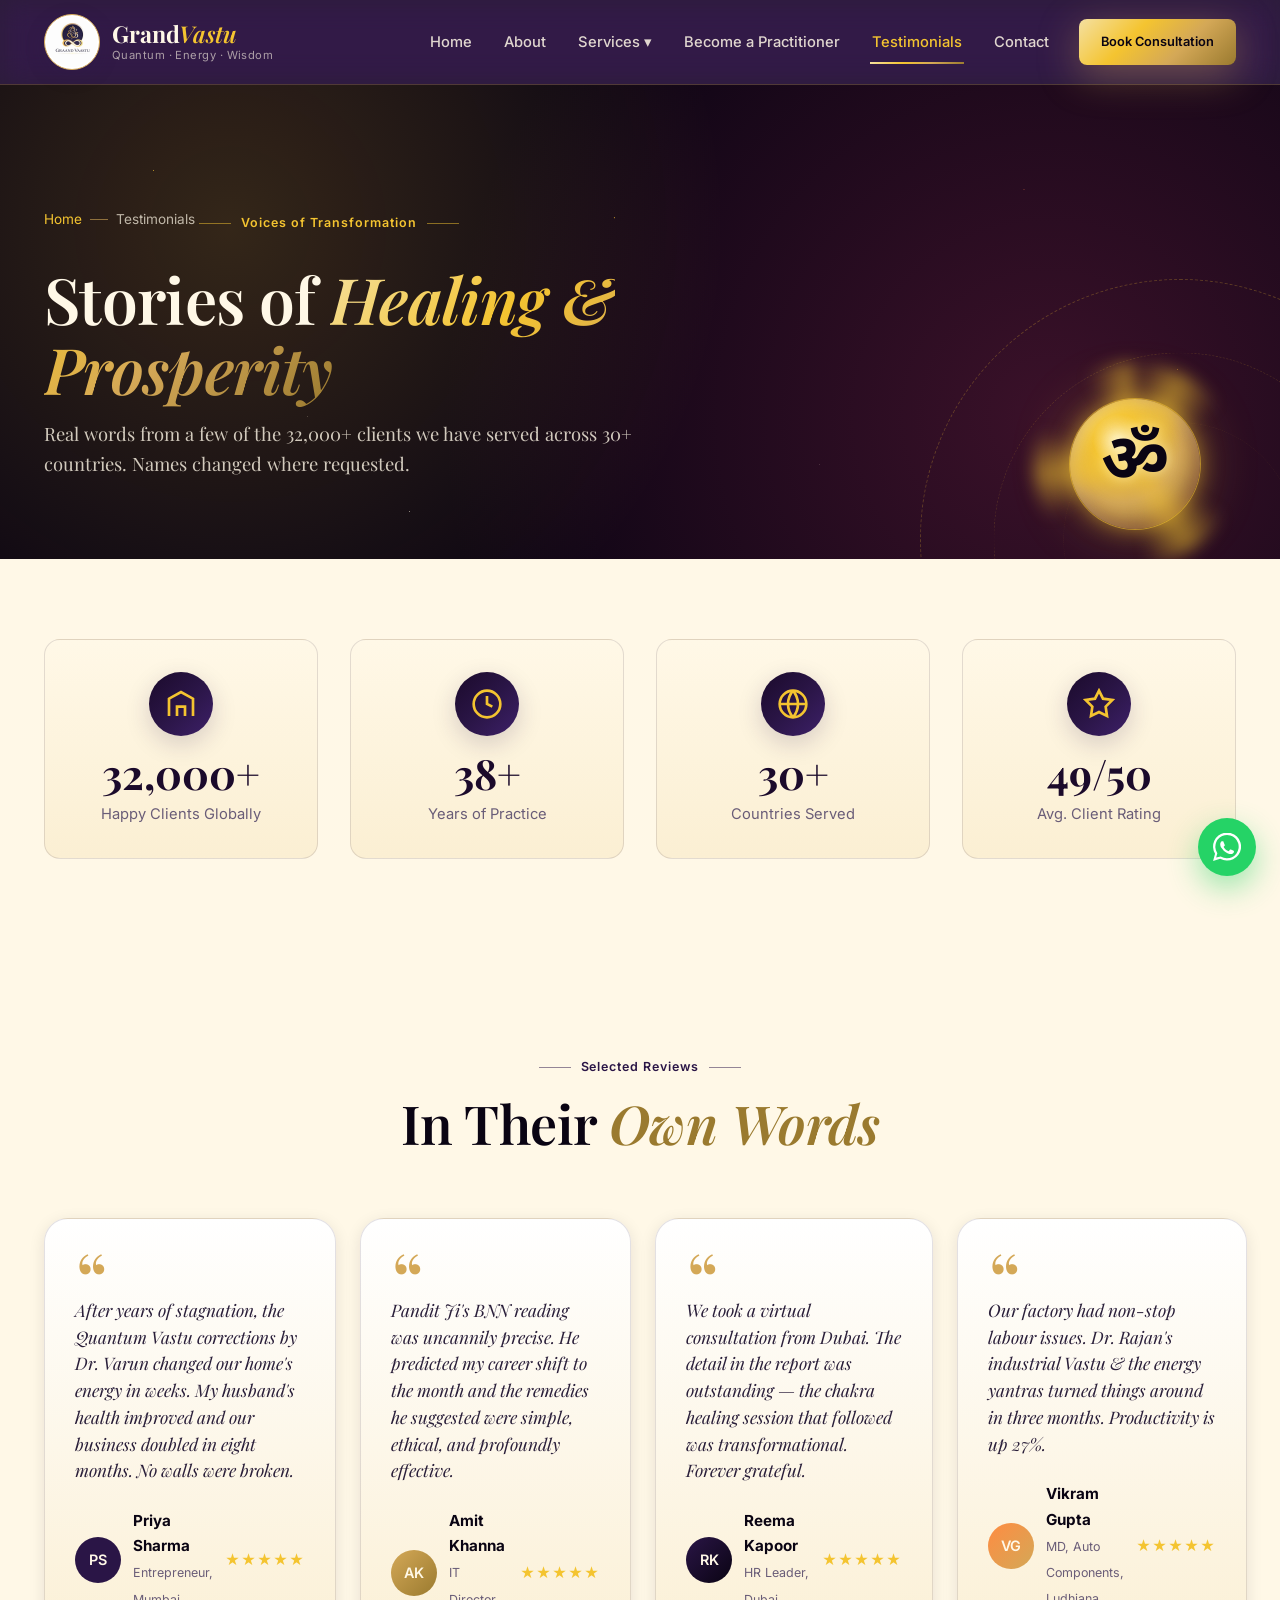
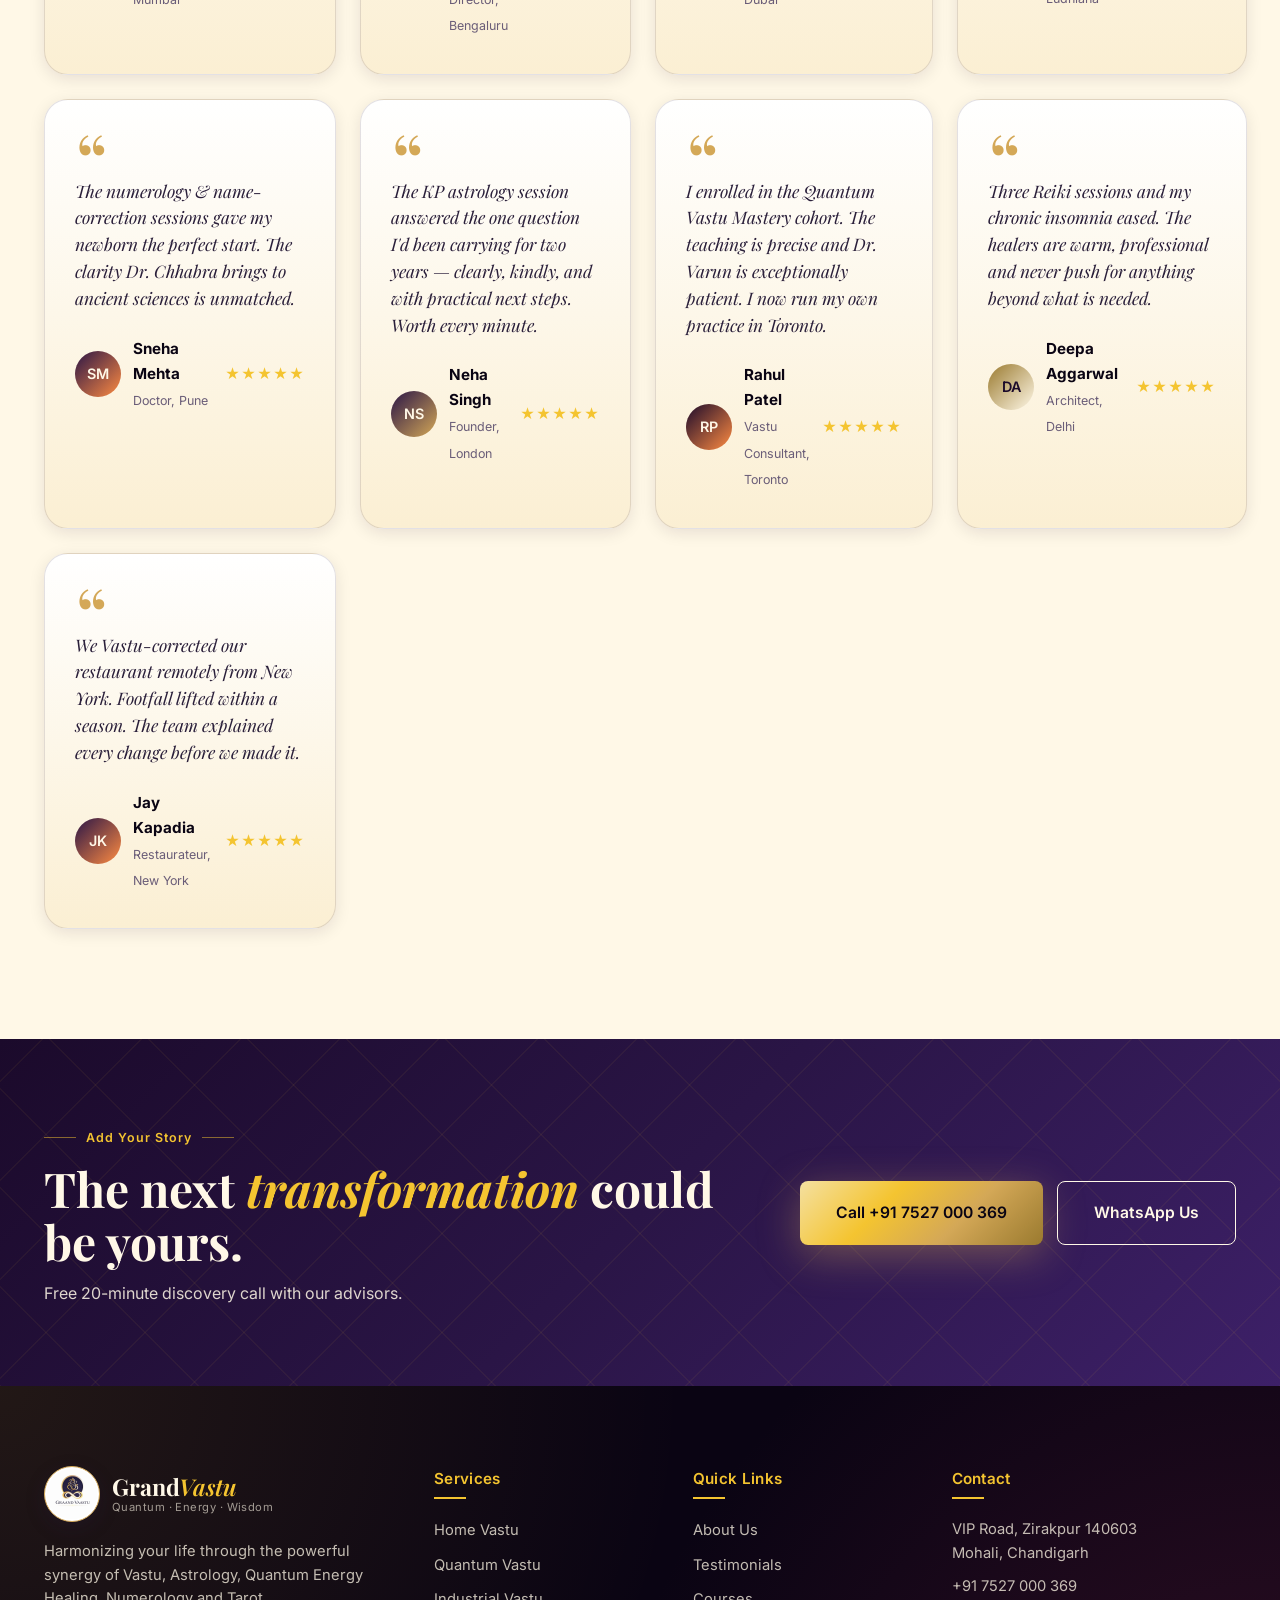
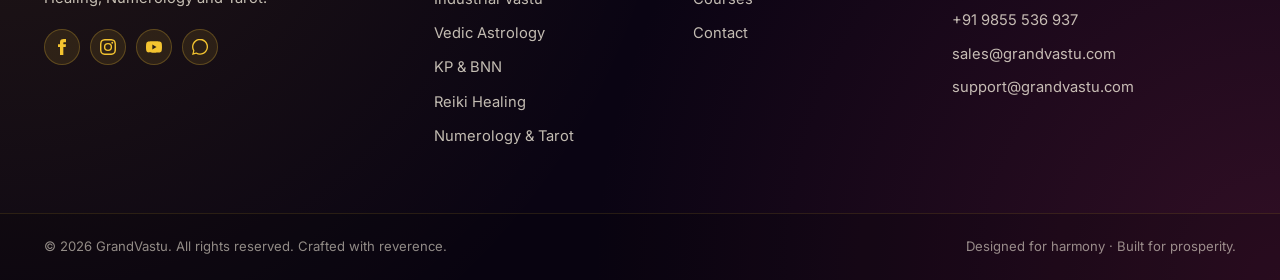
<file: testimonials.html>
<!DOCTYPE html>
<html lang="en">
<head>
  <meta charset="UTF-8" />
  <meta http-equiv="X-UA-Compatible" content="IE=edge" />
  <meta name="viewport" content="width=device-width, initial-scale=1.0" />
  <meta name="description" content="GrandVastu Testimonials — Voices of transformation from 32,000+ clients across India, USA, UK, UAE, Canada and Australia." />
  <meta name="theme-color" content="#1b0a2b" />
  <title>Testimonials — Voices of Transformation | GrandVastu</title>
  <link rel="preconnect" href="https://fonts.googleapis.com" />
  <link rel="preconnect" href="https://fonts.gstatic.com" crossorigin />
  <link href="https://fonts.googleapis.com/css2?family=Inter:wght@400;500;600;700&family=Playfair+Display:ital,wght@0,400;0,500;0,600;0,700;1,400;1,500;1,600&family=Noto+Sans+Devanagari:wght@500;600;700&display=swap" rel="stylesheet" />

  <link rel="stylesheet" href="assets/css/styles.css" />
  <link rel="icon" type="image/jpeg" href="assets/images/logo-md.jpg" />
  <link rel="apple-touch-icon" href="assets/images/logo-md.jpg" />
  <link rel="shortcut icon" href="assets/images/logo-md.jpg" />
</head>
<body>

  <header class="header" id="header">
    <div class="container header__row">
      <a href="index.html" class="logo" aria-label="GrandVastu Home">
        <img src="assets/images/logo-md.jpg" alt="GrandVastu" class="logo__img" />
        <span class="logo__text"><span class="logo__name">Grand<em>Vastu</em></span><span class="logo__tag">Quantum &middot; Energy &middot; Wisdom</span></span>
      </a>
      <nav class="nav" id="nav" aria-label="Primary">
        <button class="nav__close" id="navClose" aria-label="Close menu">&times;</button>
        <ul class="nav__list">
          <li><a href="index.html" class="nav__link">Home</a></li>
          <li><a href="about.html" class="nav__link">About</a></li>
          <li class="nav__has-children">
            <a href="vastu.html" class="nav__link">Services <span aria-hidden="true">&#9662;</span></a>
            <ul class="nav__submenu">
              <li><a href="vastu.html">Vastu Consultation</a></li>
              <li><a href="astrology.html">Astrology</a></li>
              <li><a href="healing.html">Energy Healing</a></li>
              <li><a href="numerology.html">Numerology &amp; Tarot</a></li>
            </ul>
          </li>
          <li><a href="courses.html" class="nav__link">Become a Practitioner</a></li>
          <li><a href="testimonials.html" class="nav__link is-active">Testimonials</a></li>
          <li><a href="contact.html" class="nav__link">Contact</a></li>
        </ul>
        <a href="contact.html" class="btn btn--gold nav__cta">Book Consultation</a>
      </nav>
      <button class="hamburger" id="hamburger" aria-label="Open menu" aria-expanded="false"><span></span><span></span><span></span></button>
    </div>
  </header>

  <!-- PAGE HERO -->
  <section class="page-hero">
    <div class="page-hero__bg" aria-hidden="true"></div>
    <div class="page-hero__orbit" aria-hidden="true"></div>
    <div class="page-hero__earth" aria-hidden="true"></div>
    <div class="container">
      <div class="page-hero__inner">
        <nav class="breadcrumb" aria-label="Breadcrumb">
          <a href="index.html">Home</a>
          <span class="breadcrumb__sep"></span>
          <span>Testimonials</span>
        </nav>
        <span class="eyebrow eyebrow--light"><span class="eyebrow__line"></span> Voices of Transformation <span class="eyebrow__line"></span></span>
        <h1 class="page-hero__title">Stories of <em>Healing &amp; Prosperity</em></h1>
        <p class="page-hero__lede">Real words from a few of the 32,000+ clients we have served across 30+ countries. Names changed where requested.</p>
      </div>
    </div>
  </section>

  <!-- STATS -->
  <section class="stats">
    <div class="container stats__grid">
      <div class="stat reveal">
        <div class="stat__icon"><svg viewBox="0 0 24 24" width="32" height="32" fill="none" stroke="currentColor" stroke-width="2"><path d="M3 21V8l9-5 9 5v13"/><path d="M9 21v-7h6v7"/></svg></div>
        <div class="stat__num"><span class="counter" data-target="32000">0</span><span>+</span></div>
        <div class="stat__label">Happy Clients Globally</div>
      </div>
      <div class="stat reveal">
        <div class="stat__icon"><svg viewBox="0 0 24 24" width="32" height="32" fill="none" stroke="currentColor" stroke-width="2"><circle cx="12" cy="12" r="10"/><path d="M12 6v6l4 2"/></svg></div>
        <div class="stat__num"><span class="counter" data-target="38">0</span><span>+</span></div>
        <div class="stat__label">Years of Practice</div>
      </div>
      <div class="stat reveal">
        <div class="stat__icon"><svg viewBox="0 0 24 24" width="32" height="32" fill="none" stroke="currentColor" stroke-width="2"><circle cx="12" cy="12" r="10"/><path d="M2 12h20M12 2c5 6 5 14 0 20M12 2c-5 6-5 14 0 20"/></svg></div>
        <div class="stat__num"><span class="counter" data-target="30">0</span><span>+</span></div>
        <div class="stat__label">Countries Served</div>
      </div>
      <div class="stat reveal">
        <div class="stat__icon"><svg viewBox="0 0 24 24" width="32" height="32" fill="none" stroke="currentColor" stroke-width="2"><path d="M12 2l3 6 7 1-5 5 1 7-6-3-6 3 1-7-5-5 7-1z"/></svg></div>
        <div class="stat__num"><span class="counter" data-target="49">0</span><span>/50</span></div>
        <div class="stat__label">Avg. Client Rating</div>
      </div>
    </div>
  </section>

  <!-- TESTIMONIALS GRID (full) -->
  <section class="testi">
    <div class="container">
      <div class="section__head reveal">
        <span class="eyebrow"><span class="eyebrow__line"></span> Selected Reviews <span class="eyebrow__line"></span></span>
        <h2 class="section__title">In Their <em>Own Words</em></h2>
      </div>

      <div class="services__grid">
        <article class="testi__card reveal">
          <div class="testi__quote">&ldquo;</div>
          <p>After years of stagnation, the Quantum Vastu corrections by Dr. Varun changed our home&apos;s energy in weeks. My husband&apos;s health improved and our business doubled in eight months. No walls were broken.</p>
          <div class="testi__person">
            <div class="testi__avatar" style="background:linear-gradient(135deg,#2a1546,#2a1546)">PS</div>
            <div><strong>Priya Sharma</strong><span>Entrepreneur, Mumbai</span></div>
            <div class="testi__stars">&#9733;&#9733;&#9733;&#9733;&#9733;</div>
          </div>
        </article>
        <article class="testi__card reveal">
          <div class="testi__quote">&ldquo;</div>
          <p>Pandit Ji&apos;s BNN reading was uncannily precise. He predicted my career shift to the month and the remedies he suggested were simple, ethical, and profoundly effective.</p>
          <div class="testi__person">
            <div class="testi__avatar" style="background:linear-gradient(135deg,#D4A857,#9a7a2f)">AK</div>
            <div><strong>Amit Khanna</strong><span>IT Director, Bengaluru</span></div>
            <div class="testi__stars">&#9733;&#9733;&#9733;&#9733;&#9733;</div>
          </div>
        </article>
        <article class="testi__card reveal">
          <div class="testi__quote">&ldquo;</div>
          <p>We took a virtual consultation from Dubai. The detail in the report was outstanding &mdash; the chakra healing session that followed was transformational. Forever grateful.</p>
          <div class="testi__person">
            <div class="testi__avatar" style="background:linear-gradient(135deg,#2a1546,#0a0413)">RK</div>
            <div><strong>Reema Kapoor</strong><span>HR Leader, Dubai</span></div>
            <div class="testi__stars">&#9733;&#9733;&#9733;&#9733;&#9733;</div>
          </div>
        </article>
        <article class="testi__card reveal">
          <div class="testi__quote">&ldquo;</div>
          <p>Our factory had non-stop labour issues. Dr. Rajan&apos;s industrial Vastu &amp; the energy yantras turned things around in three months. Productivity is up 27%.</p>
          <div class="testi__person">
            <div class="testi__avatar" style="background:linear-gradient(135deg,#FF8C42,#D4A857)">VG</div>
            <div><strong>Vikram Gupta</strong><span>MD, Auto Components, Ludhiana</span></div>
            <div class="testi__stars">&#9733;&#9733;&#9733;&#9733;&#9733;</div>
          </div>
        </article>
        <article class="testi__card reveal">
          <div class="testi__quote">&ldquo;</div>
          <p>The numerology &amp; name-correction sessions gave my newborn the perfect start. The clarity Dr. Chhabra brings to ancient sciences is unmatched.</p>
          <div class="testi__person">
            <div class="testi__avatar" style="background:linear-gradient(135deg,#2a1546,#FF8C42)">SM</div>
            <div><strong>Sneha Mehta</strong><span>Doctor, Pune</span></div>
            <div class="testi__stars">&#9733;&#9733;&#9733;&#9733;&#9733;</div>
          </div>
        </article>
        <article class="testi__card reveal">
          <div class="testi__quote">&ldquo;</div>
          <p>The KP astrology session answered the one question I&apos;d been carrying for two years &mdash; clearly, kindly, and with practical next steps. Worth every minute.</p>
          <div class="testi__person">
            <div class="testi__avatar" style="background:linear-gradient(135deg,#2a1546,#D4A857)">NS</div>
            <div><strong>Neha Singh</strong><span>Founder, London</span></div>
            <div class="testi__stars">&#9733;&#9733;&#9733;&#9733;&#9733;</div>
          </div>
        </article>
        <article class="testi__card reveal">
          <div class="testi__quote">&ldquo;</div>
          <p>I enrolled in the Quantum Vastu Mastery cohort. The teaching is precise and Dr. Varun is exceptionally patient. I now run my own practice in Toronto.</p>
          <div class="testi__person">
            <div class="testi__avatar" style="background:linear-gradient(135deg,#1b0a2b,#FF8C42)">RP</div>
            <div><strong>Rahul Patel</strong><span>Vastu Consultant, Toronto</span></div>
            <div class="testi__stars">&#9733;&#9733;&#9733;&#9733;&#9733;</div>
          </div>
        </article>
        <article class="testi__card reveal">
          <div class="testi__quote">&ldquo;</div>
          <p>Three Reiki sessions and my chronic insomnia eased. The healers are warm, professional and never push for anything beyond what is needed.</p>
          <div class="testi__person">
            <div class="testi__avatar" style="background:linear-gradient(135deg,#9a7a2f,#FFF8E7);color:#1b0a2b;">DA</div>
            <div><strong>Deepa Aggarwal</strong><span>Architect, Delhi</span></div>
            <div class="testi__stars">&#9733;&#9733;&#9733;&#9733;&#9733;</div>
          </div>
        </article>
        <article class="testi__card reveal">
          <div class="testi__quote">&ldquo;</div>
          <p>We Vastu-corrected our restaurant remotely from New York. Footfall lifted within a season. The team explained every change before we made it.</p>
          <div class="testi__person">
            <div class="testi__avatar" style="background:linear-gradient(135deg,#2a1546,#FF8C42)">JK</div>
            <div><strong>Jay Kapadia</strong><span>Restaurateur, New York</span></div>
            <div class="testi__stars">&#9733;&#9733;&#9733;&#9733;&#9733;</div>
          </div>
        </article>
      </div>
    </div>
  </section>

  <!-- CTA BAND -->
  <section class="cta-band">
    <div class="container cta-band__row">
      <div>
        <span class="eyebrow eyebrow--light"><span class="eyebrow__line"></span> Add Your Story <span class="eyebrow__line"></span></span>
        <h2>The next <em>transformation</em> could be yours.</h2>
        <p>Free 20-minute discovery call with our advisors.</p>
      </div>
      <div class="cta-band__btns">
        <a href="tel:+917527000369" class="btn btn--gold btn--lg">Call +91 7527 000 369</a>
        <a href="https://wa.me/917527000369" class="btn btn--ghost btn--lg btn--ghost--light">WhatsApp Us</a>
      </div>
    </div>
  </section>

  <!-- FOOTER -->
  <footer class="footer">
    <div class="footer__bg" aria-hidden="true"></div>
    <div class="container footer__grid">
      <div class="footer__brand">
        <a href="index.html" class="logo logo--light">
          <img src="assets/images/logo-md.jpg" alt="GrandVastu" class="logo__img" />
          <span class="logo__text"><span class="logo__name">Grand<em>Vastu</em></span><span class="logo__tag">Quantum &middot; Energy &middot; Wisdom</span></span>
        </a>
        <p>Harmonizing your life through the powerful synergy of Vastu, Astrology, Quantum Energy Healing, Numerology and Tarot.</p>
        <div class="footer__social">
          <a href="#" aria-label="Facebook"><svg viewBox="0 0 24 24" width="16" height="16" fill="currentColor"><path d="M9 8H6v4h3v12h5V12h3.6l.4-4h-4V6.3c0-1 .2-1.3 1.1-1.3H18V0h-3.5C10.7 0 9 1.6 9 4.7V8z"/></svg></a>
          <a href="#" aria-label="Instagram"><svg viewBox="0 0 24 24" width="16" height="16" fill="currentColor"><path d="M12 2.16c3.2 0 3.58 0 4.85.07 3.25.15 4.77 1.7 4.92 4.92.06 1.27.07 1.65.07 4.85s0 3.58-.07 4.85c-.15 3.22-1.66 4.77-4.92 4.92-1.27.06-1.65.07-4.85.07s-3.58 0-4.85-.07c-3.26-.15-4.77-1.7-4.92-4.92-.06-1.27-.07-1.65-.07-4.85s0-3.58.07-4.85C2.38 3.93 3.9 2.38 7.15 2.23 8.42 2.17 8.8 2.16 12 2.16zM12 0C8.74 0 8.33.01 7.05.07 2.7.27.27 2.69.07 7.05.01 8.33 0 8.74 0 12s.01 3.67.07 4.95c.2 4.36 2.62 6.78 6.98 6.98C8.33 23.99 8.74 24 12 24s3.67-.01 4.95-.07c4.35-.2 6.78-2.62 6.98-6.98.06-1.28.07-1.69.07-4.95s-.01-3.67-.07-4.95C23.73 2.7 21.31.27 16.95.07 15.67.01 15.26 0 12 0zm0 5.84a6.16 6.16 0 1 0 0 12.32 6.16 6.16 0 0 0 0-12.32zM12 16a4 4 0 1 1 0-8 4 4 0 0 1 0 8zm6.41-11.85a1.44 1.44 0 1 0 0 2.88 1.44 1.44 0 0 0 0-2.88z"/></svg></a>
          <a href="#" aria-label="YouTube"><svg viewBox="0 0 24 24" width="16" height="16" fill="currentColor"><path d="M23.5 6.2a3 3 0 0 0-2.1-2.1C19.5 3.5 12 3.5 12 3.5s-7.5 0-9.4.6A3 3 0 0 0 .5 6.2C0 8 0 12 0 12s0 4 .5 5.8a3 3 0 0 0 2.1 2.1c1.9.6 9.4.6 9.4.6s7.5 0 9.4-.6a3 3 0 0 0 2.1-2.1c.5-1.8.5-5.8.5-5.8s0-4-.5-5.8zM9.5 15.6V8.4l6.3 3.6-6.3 3.6z"/></svg></a>
          <a href="https://wa.me/917527000369" aria-label="WhatsApp"><svg viewBox="0 0 24 24" width="16" height="16" fill="currentColor"><path d="M.06 24l1.7-6.2a12 12 0 1 1 4.4 4.3L.05 24zM6.6 20.2l.4.2A10 10 0 1 0 3.5 17l.2.4-1 3.7 3.9-.9z"/></svg></a>
        </div>
      </div>
      <div class="footer__col"><h5>Services</h5><ul><li><a href="vastu.html">Home Vastu</a></li><li><a href="vastu.html">Quantum Vastu</a></li><li><a href="vastu.html">Industrial Vastu</a></li><li><a href="astrology.html">Vedic Astrology</a></li><li><a href="astrology.html">KP &amp; BNN</a></li><li><a href="healing.html">Reiki Healing</a></li><li><a href="numerology.html">Numerology &amp; Tarot</a></li></ul></div>
      <div class="footer__col"><h5>Quick Links</h5><ul><li><a href="about.html">About Us</a></li><li><a href="testimonials.html">Testimonials</a></li><li><a href="courses.html">Courses</a></li><li><a href="contact.html">Contact</a></li></ul></div>
      <div class="footer__col"><h5>Contact</h5><ul class="footer__contact"><li>VIP Road, Zirakpur 140603<br>Mohali, Chandigarh</li><li><a href="tel:+917527000369">+91 7527 000 369</a></li><li><a href="tel:+919855536937">+91 9855 536 937</a></li><li><a href="mailto:sales@grandvastu.com">sales@grandvastu.com</a></li><li><a href="mailto:support@grandvastu.com">support@grandvastu.com</a></li></ul></div>
    </div>
    <div class="footer__bottom"><div class="container footer__bottom-row"><p>&copy; <span id="year"></span> GrandVastu. All rights reserved. Crafted with reverence.</p><p>Designed for harmony &middot; Built for prosperity.</p></div></div>
  </footer>

  <a href="https://wa.me/917527000369" class="float-wa" aria-label="WhatsApp Chat">
    <svg viewBox="0 0 24 24" width="28" height="28" fill="currentColor"><path d="M.06 24l1.7-6.2a12 12 0 1 1 4.4 4.3L.05 24zM6.6 20.2l.4.2A10 10 0 1 0 3.5 17l.2.4-1 3.7 3.9-.9z"/><path d="M9 7.4c-.2-.4-.4-.4-.6-.4h-.5c-.2 0-.5 0-.7.3-.3.3-1 1-1 2.5s1 2.9 1.2 3.1c.2.2 2 3.2 5 4.4 2.4 1 3 .8 3.5.7.5 0 1.6-.7 1.9-1.3.2-.7.2-1.2.1-1.3l-.6-.3-2-1c-.3 0-.5-.1-.7.1l-.9 1.2c-.2.2-.4.2-.6.1-.3-.2-1.2-.5-2.3-1.4-.9-.7-1.4-1.7-1.6-2 0-.2 0-.4.1-.5l.4-.5.4-.4c.2-.1.1-.3 0-.4l-.9-2.1z"/></svg>
  </a>
  <button class="back-top" id="backTop" aria-label="Back to top"><svg viewBox="0 0 24 24" width="20" height="20" fill="none" stroke="currentColor" stroke-width="2.5"><path d="M18 15l-6-6-6 6"/></svg></button>
  <div class="cursor" id="cursor" aria-hidden="true"><span></span></div>
  <script src="assets/js/script.js" defer></script>
</body>
</html>
</file>
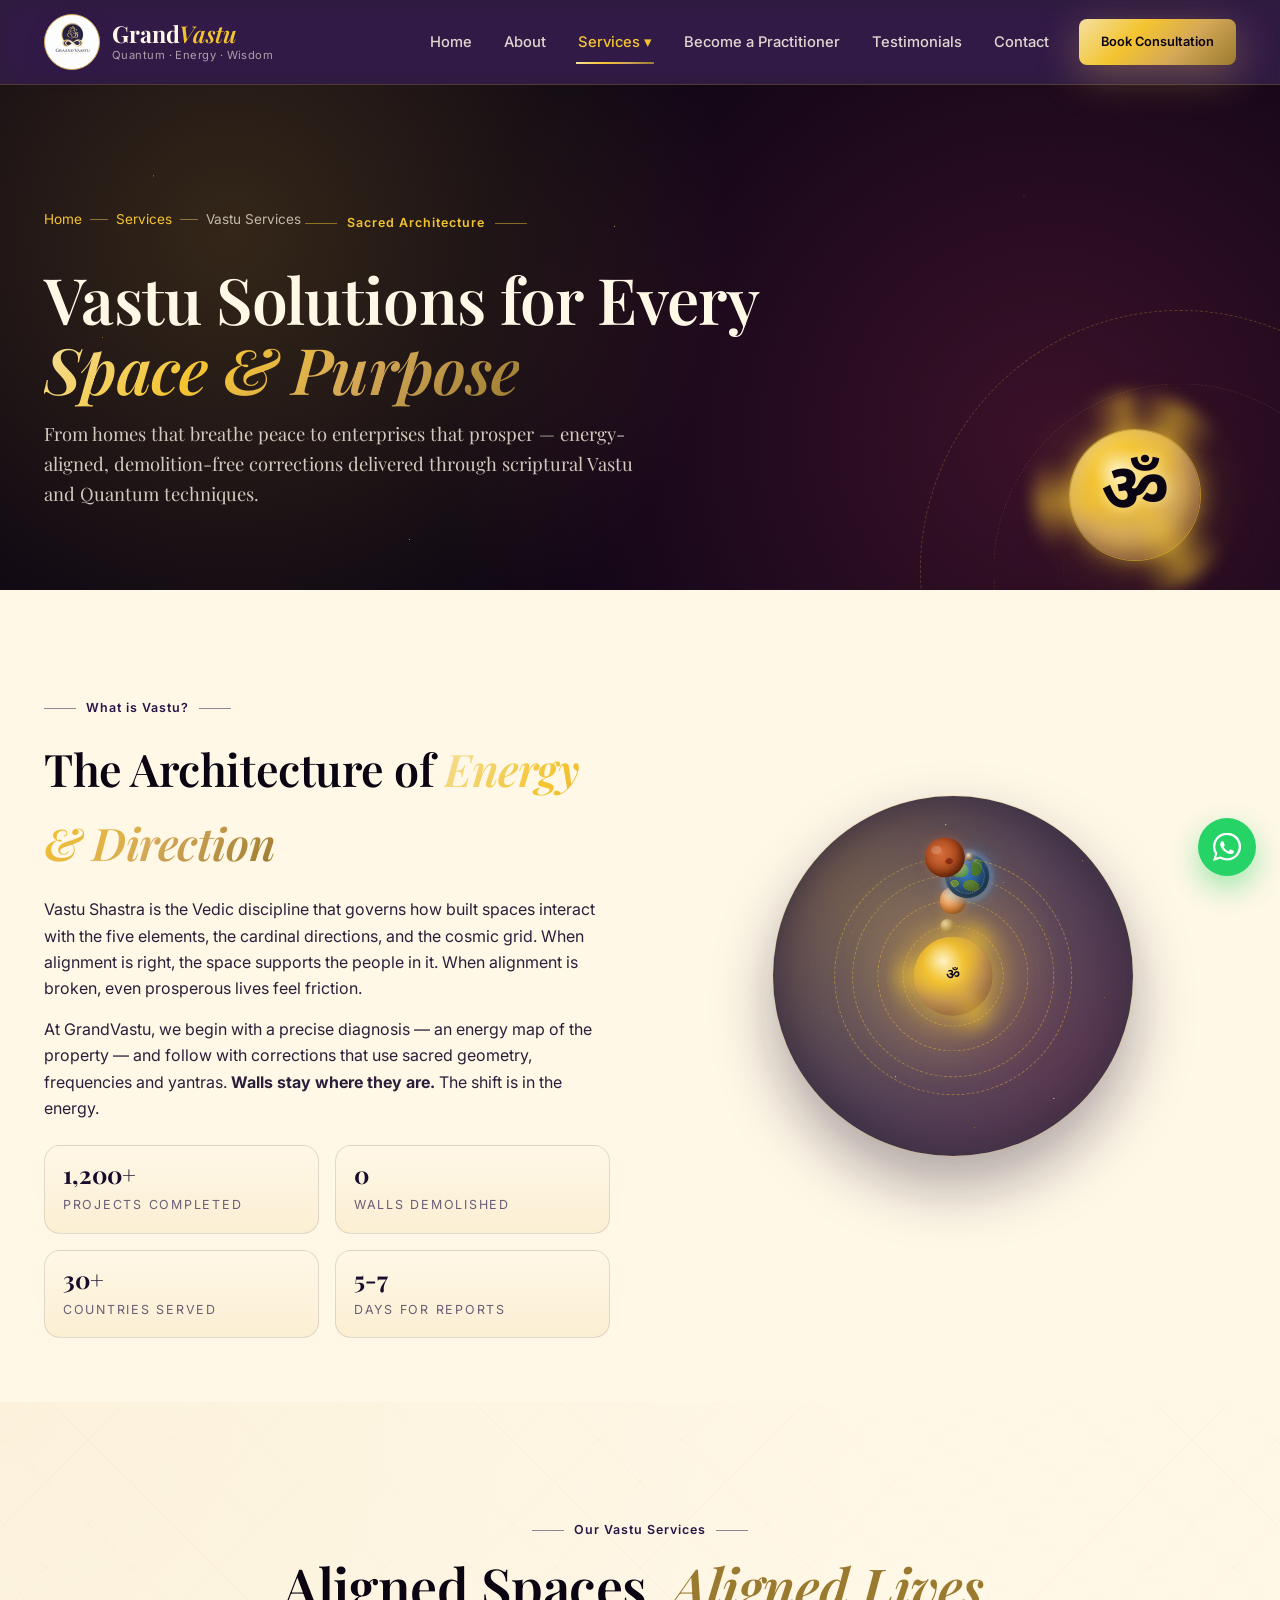
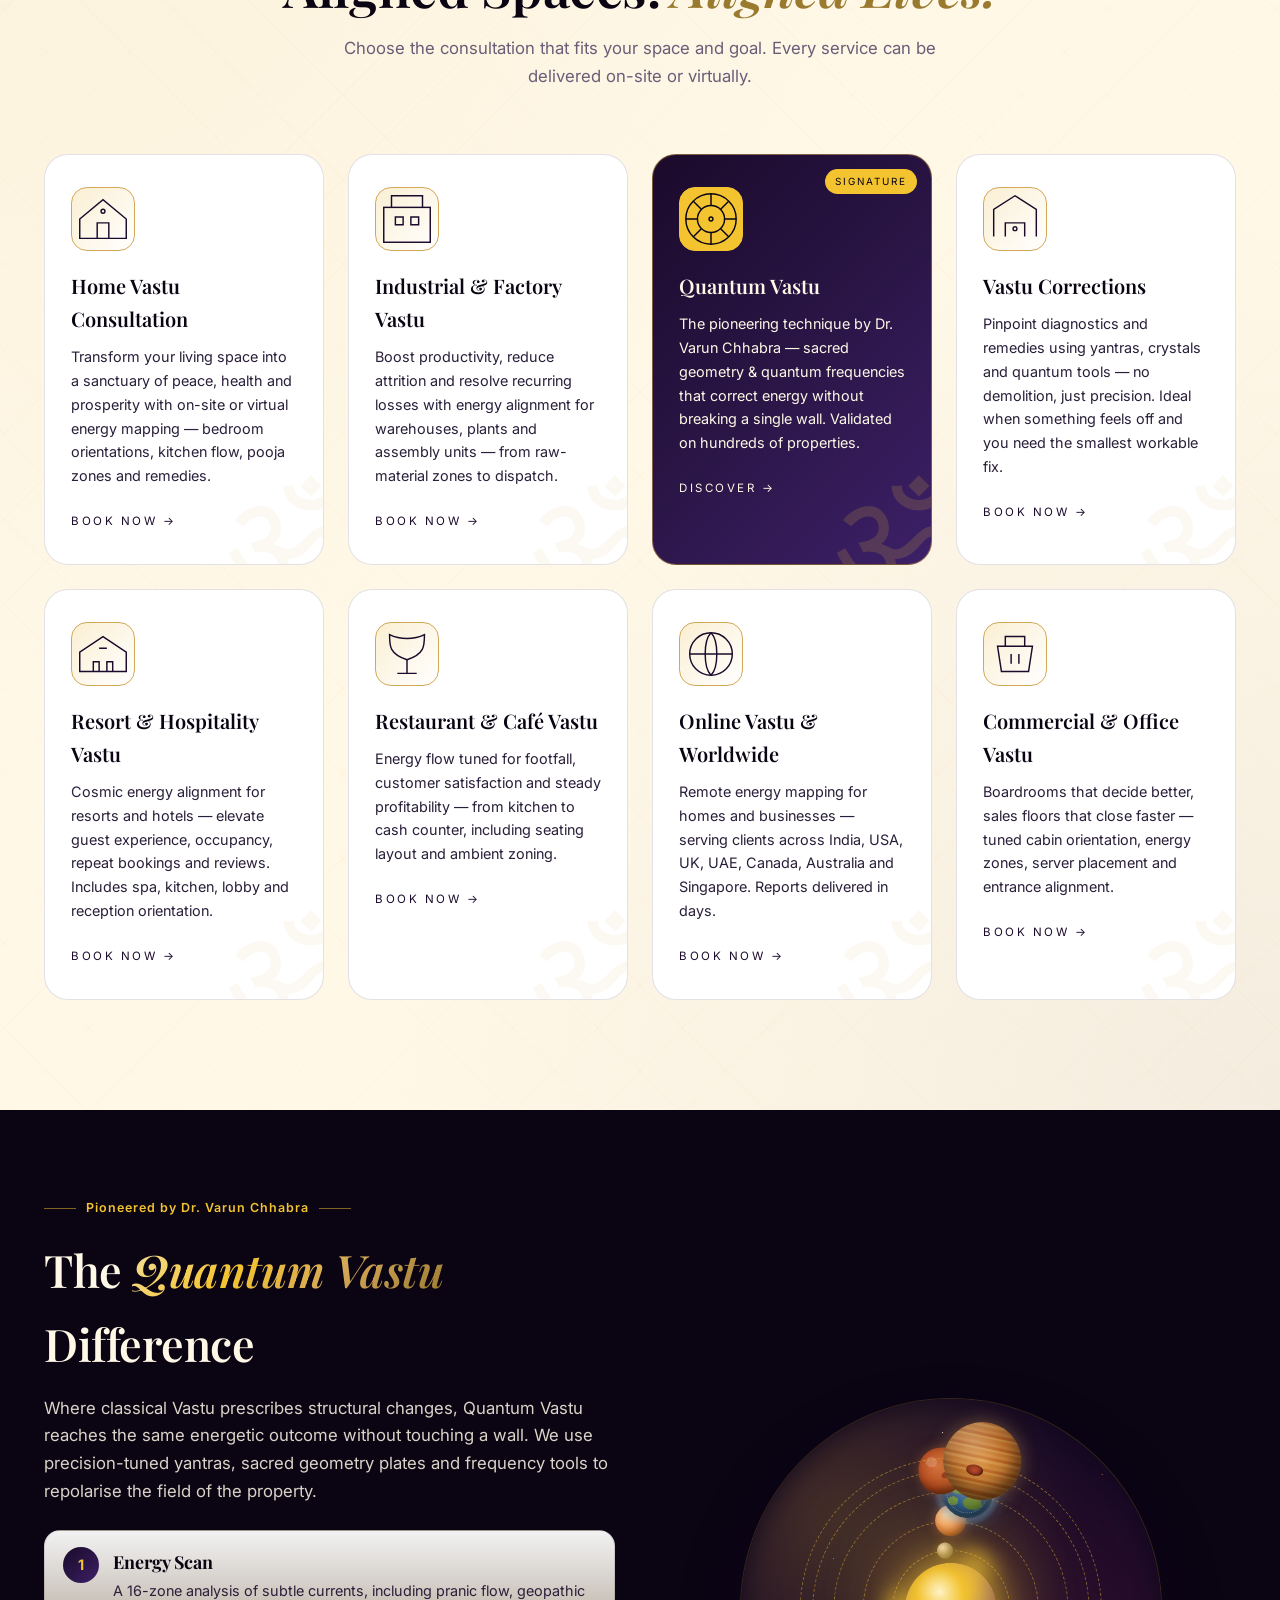
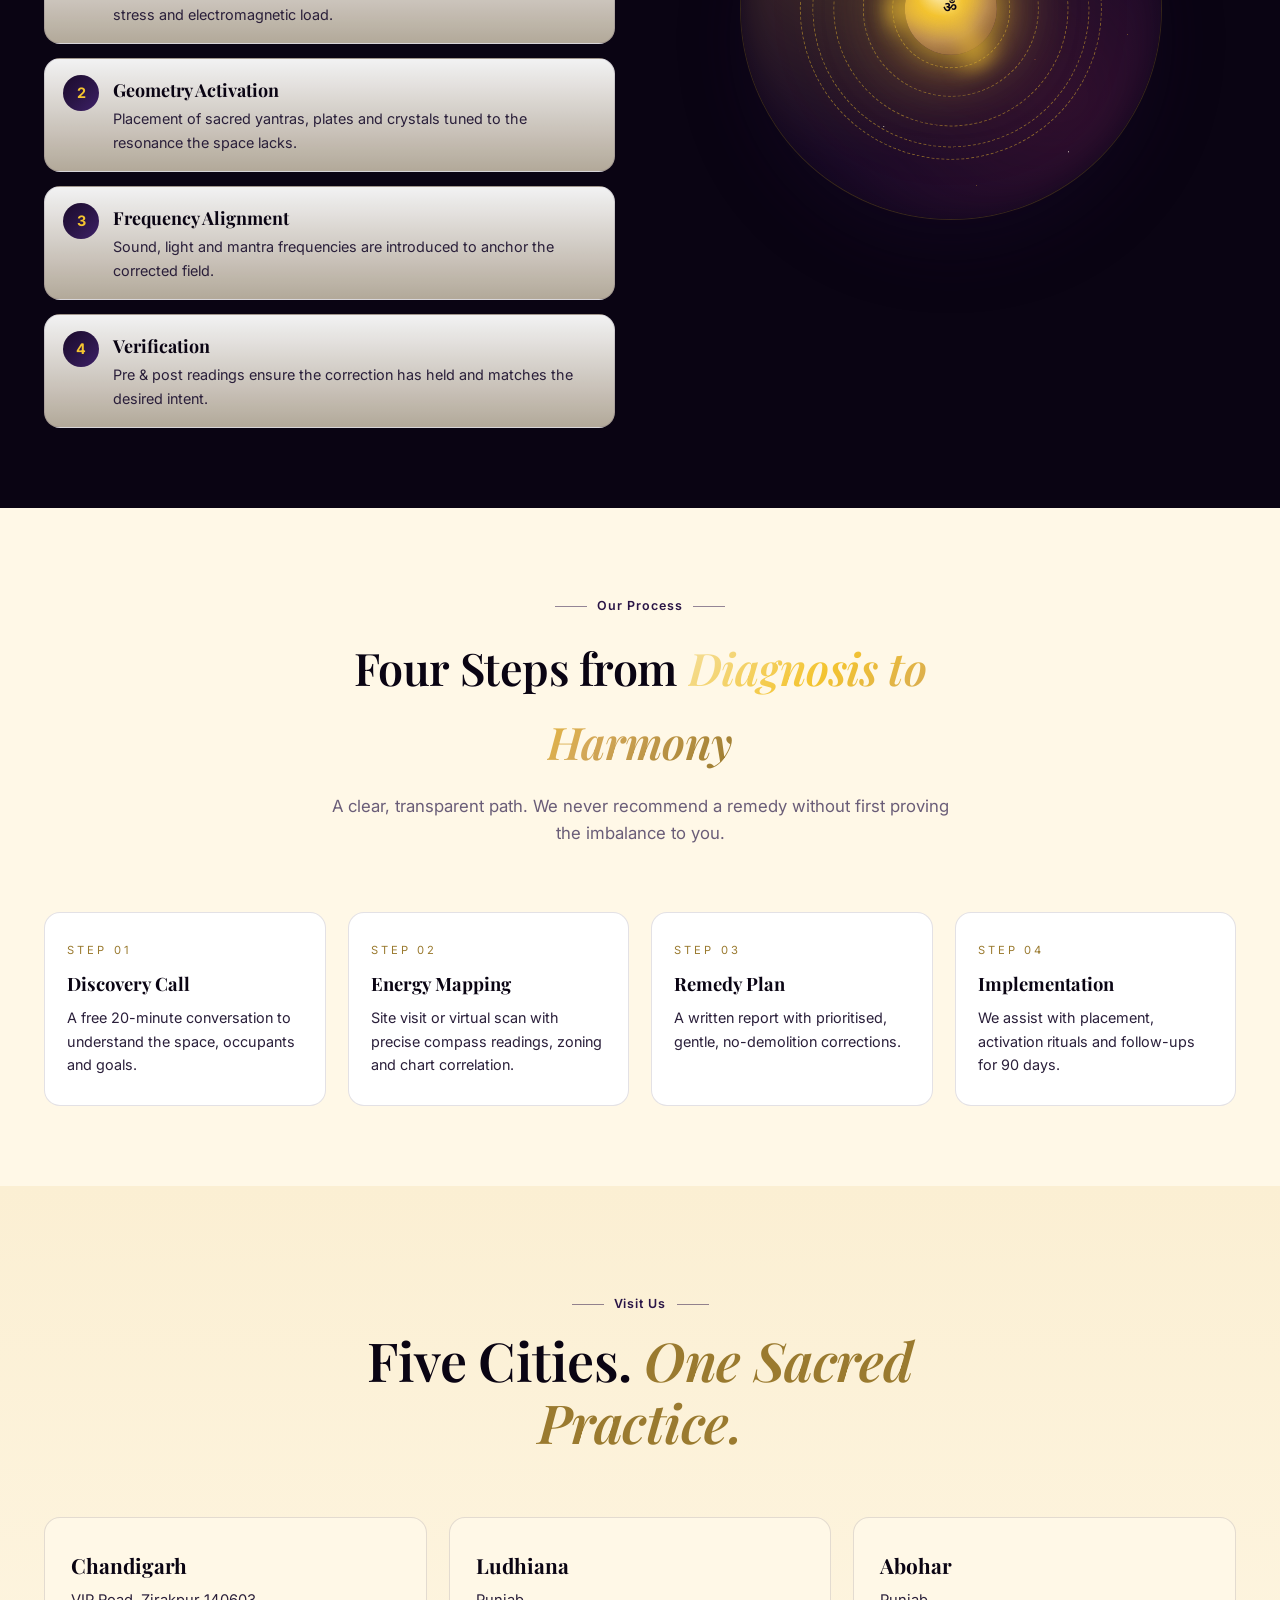
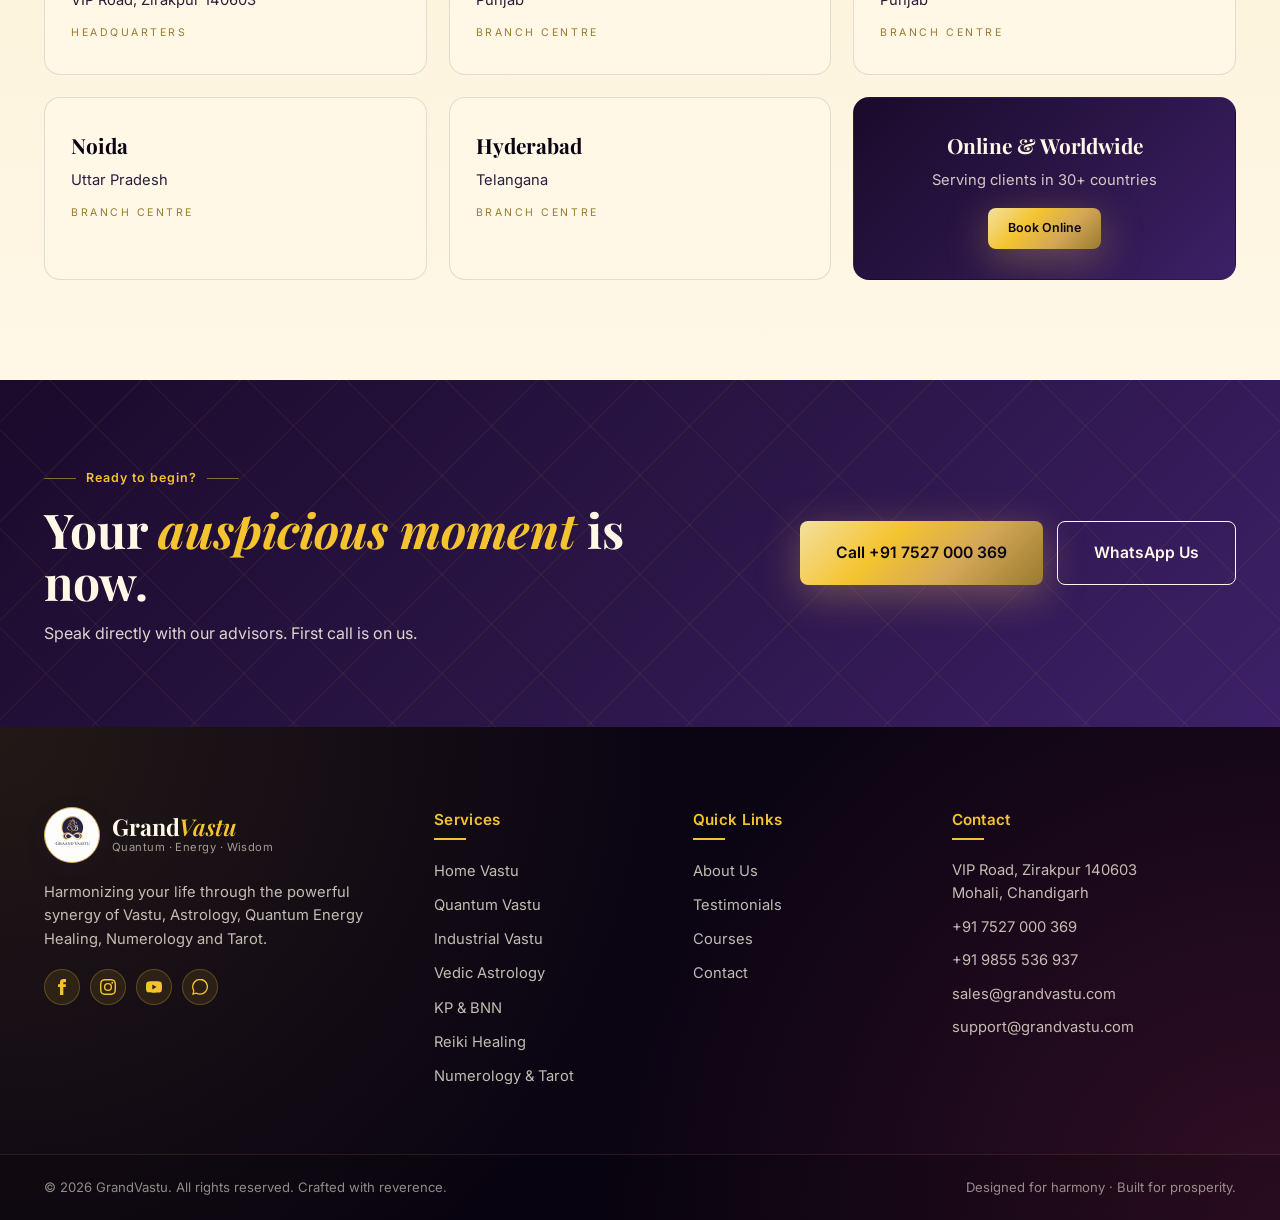
<file: vastu.html>
<!DOCTYPE html>
<html lang="en">
<head>
  <meta charset="UTF-8" />
  <meta http-equiv="X-UA-Compatible" content="IE=edge" />
  <meta name="viewport" content="width=device-width, initial-scale=1.0" />
  <meta name="description" content="GrandVastu Services — Home, Industrial, Commercial &amp; Quantum Vastu consultations. No demolition. Energy mapping for residences, factories, offices, restaurants, resorts and online clients worldwide." />
  <meta name="theme-color" content="#1b0a2b" />
  <title>Vastu Services — Quantum Vastu, Home, Industrial &amp; Commercial | GrandVastu</title>
  <link rel="preconnect" href="https://fonts.googleapis.com" />
  <link rel="preconnect" href="https://fonts.gstatic.com" crossorigin />
  <link href="https://fonts.googleapis.com/css2?family=Inter:wght@400;500;600;700&family=Playfair+Display:ital,wght@0,400;0,500;0,600;0,700;1,400;1,500;1,600&family=Noto+Sans+Devanagari:wght@500;600;700&display=swap" rel="stylesheet" />

  <link rel="stylesheet" href="assets/css/styles.css" />
  <link rel="icon" type="image/jpeg" href="assets/images/logo-md.jpg" />
  <link rel="apple-touch-icon" href="assets/images/logo-md.jpg" />
  <link rel="shortcut icon" href="assets/images/logo-md.jpg" />
</head>
<body>

  <header class="header" id="header">
    <div class="container header__row">
      <a href="index.html" class="logo" aria-label="GrandVastu Home">
        <img src="assets/images/logo-md.jpg" alt="GrandVastu" class="logo__img" />
        <span class="logo__text">
          <span class="logo__name">Grand<em>Vastu</em></span>
          <span class="logo__tag">Quantum &middot; Energy &middot; Wisdom</span>
        </span>
      </a>
      <nav class="nav" id="nav" aria-label="Primary">
        <button class="nav__close" id="navClose" aria-label="Close menu">&times;</button>
        <ul class="nav__list">
          <li><a href="index.html" class="nav__link">Home</a></li>
          <li><a href="about.html" class="nav__link">About</a></li>
          <li class="nav__has-children">
            <a href="vastu.html" class="nav__link is-active">Services <span aria-hidden="true">&#9662;</span></a>
            <ul class="nav__submenu">
              <li><a href="vastu.html">Vastu Consultation</a></li>
              <li><a href="astrology.html">Astrology</a></li>
              <li><a href="healing.html">Energy Healing</a></li>
              <li><a href="numerology.html">Numerology &amp; Tarot</a></li>
            </ul>
          </li>
          <li><a href="courses.html" class="nav__link">Become a Practitioner</a></li>
          <li><a href="testimonials.html" class="nav__link">Testimonials</a></li>
          <li><a href="contact.html" class="nav__link">Contact</a></li>
        </ul>
        <a href="contact.html" class="btn btn--gold nav__cta">Book Consultation</a>
      </nav>
      <button class="hamburger" id="hamburger" aria-label="Open menu" aria-expanded="false">
        <span></span><span></span><span></span>
      </button>
    </div>
  </header>

  <!-- PAGE HERO -->
  <section class="page-hero">
    <div class="page-hero__bg" aria-hidden="true"></div>
    <div class="page-hero__orbit" aria-hidden="true"></div>
    <div class="page-hero__earth" aria-hidden="true"></div>
    <div class="container">
      <div class="page-hero__inner">
        <nav class="breadcrumb" aria-label="Breadcrumb">
          <a href="index.html">Home</a>
          <span class="breadcrumb__sep"></span>
          <a href="vastu.html">Services</a>
          <span class="breadcrumb__sep"></span>
          <span>Vastu Services</span>
        </nav>
        <span class="eyebrow eyebrow--light"><span class="eyebrow__line"></span> Sacred Architecture <span class="eyebrow__line"></span></span>
        <h1 class="page-hero__title">Vastu Solutions for Every <em>Space &amp; Purpose</em></h1>
        <p class="page-hero__lede">From homes that breathe peace to enterprises that prosper &mdash; energy-aligned, demolition-free corrections delivered through scriptural Vastu and Quantum techniques.</p>
      </div>
    </div>
  </section>

  <!-- INTRO -->
  <section class="intro">
    <div class="container intro__row">
      <div class="intro__copy reveal">
        <span class="eyebrow"><span class="eyebrow__line"></span> What is Vastu? <span class="eyebrow__line"></span></span>
        <h2>The Architecture of <em>Energy &amp; Direction</em></h2>
        <p>Vastu Shastra is the Vedic discipline that governs how built spaces interact with the five elements, the cardinal directions, and the cosmic grid. When alignment is right, the space supports the people in it. When alignment is broken, even prosperous lives feel friction.</p>
        <p>At GrandVastu, we begin with a precise diagnosis &mdash; an energy map of the property &mdash; and follow with corrections that use sacred geometry, frequencies and yantras. <strong>Walls stay where they are.</strong> The shift is in the energy.</p>
        <div class="intro__highlights">
          <div class="intro__highlight"><strong>1,200+</strong><span>Projects Completed</span></div>
          <div class="intro__highlight"><strong>0</strong><span>Walls Demolished</span></div>
          <div class="intro__highlight"><strong>30+</strong><span>Countries Served</span></div>
          <div class="intro__highlight"><strong>5-7</strong><span>Days for Reports</span></div>
        </div>
      </div>
      <div class="intro__visual reveal">
        <div class="cosmos cosmos--sm" aria-hidden="true">
          <div class="cosmos__field"></div>
          <div class="cosmos__stars"></div>
          <div class="cosmos__orbit cosmos__orbit--mercury"><span class="cosmos__planet cosmos__planet--mercury"></span></div>
          <div class="cosmos__orbit cosmos__orbit--venus"><span class="cosmos__planet cosmos__planet--venus"></span></div>
          <div class="cosmos__orbit cosmos__orbit--earth"><span class="cosmos__planet cosmos__planet--earth"><span class="cosmos__moon"></span></span></div>
          <div class="cosmos__orbit cosmos__orbit--mars"><span class="cosmos__planet cosmos__planet--mars"></span></div>
          <div class="cosmos__sun"></div>
        </div>
      </div>
    </div>
  </section>

  <!-- SERVICES GRID -->
  <section class="services">
    <div class="services__bg" aria-hidden="true"></div>
    <div class="container">
      <div class="section__head reveal">
        <span class="eyebrow"><span class="eyebrow__line"></span> Our Vastu Services <span class="eyebrow__line"></span></span>
        <h2 class="section__title">Aligned Spaces. <em>Aligned Lives.</em></h2>
        <p class="section__sub">Choose the consultation that fits your space and goal. Every service can be delivered on-site or virtually.</p>
      </div>

      <div class="services__grid">
        <article class="svc reveal" data-tilt>
          <div class="svc__icon">
            <svg viewBox="0 0 64 64" fill="none" stroke="currentColor" stroke-width="1.5"><path d="M8 32 L32 12 L56 32 V52 H8 Z"/><path d="M26 52 V36 H38 V52"/><circle cx="32" cy="24" r="2"/></svg>
          </div>
          <h3>Home Vastu Consultation</h3>
          <p>Transform your living space into a sanctuary of peace, health and prosperity with on-site or virtual energy mapping &mdash; bedroom orientations, kitchen flow, pooja zones and remedies.</p>
          <a href="contact.html" class="svc__link">Book Now <span>&#8594;</span></a>
          <span class="svc__corner"></span>
        </article>

        <article class="svc reveal" data-tilt>
          <div class="svc__icon">
            <svg viewBox="0 0 64 64" fill="none" stroke="currentColor" stroke-width="1.5"><rect x="8" y="20" width="48" height="36"/><path d="M16 20V8h32v12M20 30h8v8h-8zM36 30h8v8h-8z"/></svg>
          </div>
          <h3>Industrial &amp; Factory Vastu</h3>
          <p>Boost productivity, reduce attrition and resolve recurring losses with energy alignment for warehouses, plants and assembly units &mdash; from raw-material zones to dispatch.</p>
          <a href="contact.html" class="svc__link">Book Now <span>&#8594;</span></a>
          <span class="svc__corner"></span>
        </article>

        <article class="svc svc--featured reveal" data-tilt>
          <span class="svc__badge">Signature</span>
          <div class="svc__icon">
            <svg viewBox="0 0 64 64" fill="none" stroke="currentColor" stroke-width="1.5"><circle cx="32" cy="32" r="26"/><circle cx="32" cy="32" r="14"/><circle cx="32" cy="32" r="2"/><path d="M32 6v12M32 46v12M6 32h12M46 32h12M14 14l8 8M50 50l-8-8M14 50l8-8M50 14l-8 8"/></svg>
          </div>
          <h3>Quantum Vastu</h3>
          <p>The pioneering technique by Dr. Varun Chhabra &mdash; sacred geometry &amp; quantum frequencies that correct energy without breaking a single wall. Validated on hundreds of properties.</p>
          <a href="contact.html" class="svc__link">Discover <span>&#8594;</span></a>
          <span class="svc__corner"></span>
        </article>

        <article class="svc reveal" data-tilt>
          <div class="svc__icon">
            <svg viewBox="0 0 64 64" fill="none" stroke="currentColor" stroke-width="1.5"><path d="M10 50V22l22-14 22 14v28"/><path d="M22 50V36h20v14"/><circle cx="32" cy="42" r="2"/></svg>
          </div>
          <h3>Vastu Corrections</h3>
          <p>Pinpoint diagnostics and remedies using yantras, crystals and quantum tools &mdash; no demolition, just precision. Ideal when something feels off and you need the smallest workable fix.</p>
          <a href="contact.html" class="svc__link">Book Now <span>&#8594;</span></a>
          <span class="svc__corner"></span>
        </article>

        <article class="svc reveal" data-tilt>
          <div class="svc__icon">
            <svg viewBox="0 0 64 64" fill="none" stroke="currentColor" stroke-width="1.5"><path d="M8 50 V30 L32 14 L56 30 V50 Z"/><path d="M22 50V40h6v10M36 50V40h6v10"/><path d="M28 26h8"/></svg>
          </div>
          <h3>Resort &amp; Hospitality Vastu</h3>
          <p>Cosmic energy alignment for resorts and hotels &mdash; elevate guest experience, occupancy, repeat bookings and reviews. Includes spa, kitchen, lobby and reception orientation.</p>
          <a href="contact.html" class="svc__link">Book Now <span>&#8594;</span></a>
          <span class="svc__corner"></span>
        </article>

        <article class="svc reveal" data-tilt>
          <div class="svc__icon">
            <svg viewBox="0 0 64 64" fill="none" stroke="currentColor" stroke-width="1.5"><path d="M14 12c0 12 0 20 18 26 18-6 18-14 18-26 0 0-8 4-18 4S14 12 14 12z"/><path d="M32 38v14M22 52h20"/></svg>
          </div>
          <h3>Restaurant &amp; Caf&eacute; Vastu</h3>
          <p>Energy flow tuned for footfall, customer satisfaction and steady profitability &mdash; from kitchen to cash counter, including seating layout and ambient zoning.</p>
          <a href="contact.html" class="svc__link">Book Now <span>&#8594;</span></a>
          <span class="svc__corner"></span>
        </article>

        <article class="svc reveal" data-tilt>
          <div class="svc__icon">
            <svg viewBox="0 0 64 64" fill="none" stroke="currentColor" stroke-width="1.5"><circle cx="32" cy="32" r="22"/><path d="M10 32h44M32 10c8 8 8 36 0 44M32 10c-8 8-8 36 0 44"/></svg>
          </div>
          <h3>Online Vastu &amp; Worldwide</h3>
          <p>Remote energy mapping for homes and businesses &mdash; serving clients across India, USA, UK, UAE, Canada, Australia and Singapore. Reports delivered in days.</p>
          <a href="contact.html" class="svc__link">Book Now <span>&#8594;</span></a>
          <span class="svc__corner"></span>
        </article>

        <article class="svc reveal" data-tilt>
          <div class="svc__icon">
            <svg viewBox="0 0 64 64" fill="none" stroke="currentColor" stroke-width="1.5"><path d="M14 24h36l-4 26H18z"/><path d="M22 24V14h20v10M28 32v10M36 32v10"/></svg>
          </div>
          <h3>Commercial &amp; Office Vastu</h3>
          <p>Boardrooms that decide better, sales floors that close faster &mdash; tuned cabin orientation, energy zones, server placement and entrance alignment.</p>
          <a href="contact.html" class="svc__link">Book Now <span>&#8594;</span></a>
          <span class="svc__corner"></span>
        </article>
      </div>
    </div>
  </section>

  <!-- QUANTUM SPOTLIGHT -->
  <section class="content content--dark">
    <div class="container split">
      <div class="reveal">
        <span class="eyebrow eyebrow--light"><span class="eyebrow__line"></span> Pioneered by Dr. Varun Chhabra <span class="eyebrow__line"></span></span>
        <h2 class="page-title">The <em>Quantum Vastu</em> Difference</h2>
        <p class="lead lead--light">Where classical Vastu prescribes structural changes, Quantum Vastu reaches the same energetic outcome without touching a wall. We use precision-tuned yantras, sacred geometry plates and frequency tools to repolarise the field of the property.</p>
        <ul class="feature-list" style="margin-top:24px;">
          <li><span class="feature-list__num">1</span><div><h4>Energy Scan</h4><p>A 16-zone analysis of subtle currents, including pranic flow, geopathic stress and electromagnetic load.</p></div></li>
          <li><span class="feature-list__num">2</span><div><h4>Geometry Activation</h4><p>Placement of sacred yantras, plates and crystals tuned to the resonance the space lacks.</p></div></li>
          <li><span class="feature-list__num">3</span><div><h4>Frequency Alignment</h4><p>Sound, light and mantra frequencies are introduced to anchor the corrected field.</p></div></li>
          <li><span class="feature-list__num">4</span><div><h4>Verification</h4><p>Pre &amp; post readings ensure the correction has held and matches the desired intent.</p></div></li>
        </ul>
      </div>
      <div class="reveal" style="display:flex;justify-content:center;">
        <div class="cosmos" aria-hidden="true" style="max-width:420px;">
          <div class="cosmos__field"></div>
          <div class="cosmos__stars"></div>
          <div class="cosmos__comet"></div>
          <div class="cosmos__orbit cosmos__orbit--mercury"><span class="cosmos__planet cosmos__planet--mercury"></span></div>
          <div class="cosmos__orbit cosmos__orbit--venus"><span class="cosmos__planet cosmos__planet--venus"></span></div>
          <div class="cosmos__orbit cosmos__orbit--earth"><span class="cosmos__planet cosmos__planet--earth"><span class="cosmos__moon"></span></span></div>
          <div class="cosmos__orbit cosmos__orbit--mars"><span class="cosmos__planet cosmos__planet--mars"></span></div>
          <div class="cosmos__orbit cosmos__orbit--jupiter"><span class="cosmos__planet cosmos__planet--jupiter"></span></div>
          <div class="cosmos__sun"></div>
        </div>
      </div>
    </div>
  </section>

  <!-- PROCESS STEPS -->
  <section class="content">
    <div class="container">
      <div class="section__head reveal">
        <span class="eyebrow"><span class="eyebrow__line"></span> Our Process <span class="eyebrow__line"></span></span>
        <h2 class="page-title">Four Steps from <em>Diagnosis to Harmony</em></h2>
        <p class="section__sub">A clear, transparent path. We never recommend a remedy without first proving the imbalance to you.</p>
      </div>
      <div class="steps">
        <div class="step reveal"><div class="step__num">Step 01</div><h4>Discovery Call</h4><p>A free 20-minute conversation to understand the space, occupants and goals.</p></div>
        <div class="step reveal"><div class="step__num">Step 02</div><h4>Energy Mapping</h4><p>Site visit or virtual scan with precise compass readings, zoning and chart correlation.</p></div>
        <div class="step reveal"><div class="step__num">Step 03</div><h4>Remedy Plan</h4><p>A written report with prioritised, gentle, no-demolition corrections.</p></div>
        <div class="step reveal"><div class="step__num">Step 04</div><h4>Implementation</h4><p>We assist with placement, activation rituals and follow-ups for 90 days.</p></div>
      </div>
    </div>
  </section>

  <!-- LOCATIONS -->
  <section class="locations">
    <div class="container">
      <div class="section__head reveal">
        <span class="eyebrow"><span class="eyebrow__line"></span> Visit Us <span class="eyebrow__line"></span></span>
        <h2 class="section__title">Five Cities. <em>One Sacred Practice.</em></h2>
      </div>
      <div class="locations__grid">
        <div class="loc reveal"><h4>Chandigarh</h4><p>VIP Road, Zirakpur 140603</p><span>Headquarters</span></div>
        <div class="loc reveal"><h4>Ludhiana</h4><p>Punjab</p><span>Branch Centre</span></div>
        <div class="loc reveal"><h4>Abohar</h4><p>Punjab</p><span>Branch Centre</span></div>
        <div class="loc reveal"><h4>Noida</h4><p>Uttar Pradesh</p><span>Branch Centre</span></div>
        <div class="loc reveal"><h4>Hyderabad</h4><p>Telangana</p><span>Branch Centre</span></div>
        <div class="loc loc--cta reveal">
          <h4>Online &amp; Worldwide</h4>
          <p>Serving clients in 30+ countries</p>
          <a href="contact.html" class="btn btn--gold btn--sm">Book Online</a>
        </div>
      </div>
    </div>
  </section>

  <!-- CTA BAND -->
  <section class="cta-band">
    <div class="container cta-band__row">
      <div>
        <span class="eyebrow eyebrow--light"><span class="eyebrow__line"></span> Ready to begin? <span class="eyebrow__line"></span></span>
        <h2>Your <em>auspicious moment</em> is now.</h2>
        <p>Speak directly with our advisors. First call is on us.</p>
      </div>
      <div class="cta-band__btns">
        <a href="tel:+917527000369" class="btn btn--gold btn--lg">Call +91 7527 000 369</a>
        <a href="https://wa.me/917527000369" class="btn btn--ghost btn--lg btn--ghost--light">WhatsApp Us</a>
      </div>
    </div>
  </section>

  <!-- FOOTER -->
  <footer class="footer">
    <div class="footer__bg" aria-hidden="true"></div>
    <div class="container footer__grid">
      <div class="footer__brand">
        <a href="index.html" class="logo logo--light">
          <img src="assets/images/logo-md.jpg" alt="GrandVastu" class="logo__img" />
          <span class="logo__text">
            <span class="logo__name">Grand<em>Vastu</em></span>
            <span class="logo__tag">Quantum &middot; Energy &middot; Wisdom</span>
          </span>
        </a>
        <p>Harmonizing your life through the powerful synergy of Vastu, Astrology, Quantum Energy Healing, Numerology and Tarot.</p>
        <div class="footer__social">
          <a href="#" aria-label="Facebook"><svg viewBox="0 0 24 24" width="16" height="16" fill="currentColor"><path d="M9 8H6v4h3v12h5V12h3.6l.4-4h-4V6.3c0-1 .2-1.3 1.1-1.3H18V0h-3.5C10.7 0 9 1.6 9 4.7V8z"/></svg></a>
          <a href="#" aria-label="Instagram"><svg viewBox="0 0 24 24" width="16" height="16" fill="currentColor"><path d="M12 2.16c3.2 0 3.58 0 4.85.07 3.25.15 4.77 1.7 4.92 4.92.06 1.27.07 1.65.07 4.85s0 3.58-.07 4.85c-.15 3.22-1.66 4.77-4.92 4.92-1.27.06-1.65.07-4.85.07s-3.58 0-4.85-.07c-3.26-.15-4.77-1.7-4.92-4.92-.06-1.27-.07-1.65-.07-4.85s0-3.58.07-4.85C2.38 3.93 3.9 2.38 7.15 2.23 8.42 2.17 8.8 2.16 12 2.16zM12 0C8.74 0 8.33.01 7.05.07 2.7.27.27 2.69.07 7.05.01 8.33 0 8.74 0 12s.01 3.67.07 4.95c.2 4.36 2.62 6.78 6.98 6.98C8.33 23.99 8.74 24 12 24s3.67-.01 4.95-.07c4.35-.2 6.78-2.62 6.98-6.98.06-1.28.07-1.69.07-4.95s-.01-3.67-.07-4.95C23.73 2.7 21.31.27 16.95.07 15.67.01 15.26 0 12 0zm0 5.84a6.16 6.16 0 1 0 0 12.32 6.16 6.16 0 0 0 0-12.32zM12 16a4 4 0 1 1 0-8 4 4 0 0 1 0 8zm6.41-11.85a1.44 1.44 0 1 0 0 2.88 1.44 1.44 0 0 0 0-2.88z"/></svg></a>
          <a href="#" aria-label="YouTube"><svg viewBox="0 0 24 24" width="16" height="16" fill="currentColor"><path d="M23.5 6.2a3 3 0 0 0-2.1-2.1C19.5 3.5 12 3.5 12 3.5s-7.5 0-9.4.6A3 3 0 0 0 .5 6.2C0 8 0 12 0 12s0 4 .5 5.8a3 3 0 0 0 2.1 2.1c1.9.6 9.4.6 9.4.6s7.5 0 9.4-.6a3 3 0 0 0 2.1-2.1c.5-1.8.5-5.8.5-5.8s0-4-.5-5.8zM9.5 15.6V8.4l6.3 3.6-6.3 3.6z"/></svg></a>
          <a href="https://wa.me/917527000369" aria-label="WhatsApp"><svg viewBox="0 0 24 24" width="16" height="16" fill="currentColor"><path d="M.06 24l1.7-6.2a12 12 0 1 1 4.4 4.3L.05 24zM6.6 20.2l.4.2A10 10 0 1 0 3.5 17l.2.4-1 3.7 3.9-.9z"/></svg></a>
        </div>
      </div>
      <div class="footer__col">
        <h5>Services</h5>
        <ul>
          <li><a href="vastu.html">Home Vastu</a></li>
          <li><a href="vastu.html">Quantum Vastu</a></li>
          <li><a href="vastu.html">Industrial Vastu</a></li>
          <li><a href="astrology.html">Vedic Astrology</a></li>
          <li><a href="astrology.html">KP &amp; BNN</a></li>
          <li><a href="healing.html">Reiki Healing</a></li>
          <li><a href="numerology.html">Numerology &amp; Tarot</a></li>
        </ul>
      </div>
      <div class="footer__col">
        <h5>Quick Links</h5>
        <ul>
          <li><a href="about.html">About Us</a></li>
          <li><a href="testimonials.html">Testimonials</a></li>
          <li><a href="courses.html">Courses</a></li>
          <li><a href="contact.html">Contact</a></li>
        </ul>
      </div>
      <div class="footer__col">
        <h5>Contact</h5>
        <ul class="footer__contact">
          <li>VIP Road, Zirakpur 140603<br>Mohali, Chandigarh</li>
          <li><a href="tel:+917527000369">+91 7527 000 369</a></li>
          <li><a href="tel:+919855536937">+91 9855 536 937</a></li>
          <li><a href="mailto:sales@grandvastu.com">sales@grandvastu.com</a></li>
          <li><a href="mailto:support@grandvastu.com">support@grandvastu.com</a></li>
        </ul>
      </div>
    </div>
    <div class="footer__bottom">
      <div class="container footer__bottom-row">
        <p>&copy; <span id="year"></span> GrandVastu. All rights reserved. Crafted with reverence.</p>
        <p>Designed for harmony &middot; Built for prosperity.</p>
      </div>
    </div>
  </footer>

  <a href="https://wa.me/917527000369" class="float-wa" aria-label="WhatsApp Chat">
    <svg viewBox="0 0 24 24" width="28" height="28" fill="currentColor"><path d="M.06 24l1.7-6.2a12 12 0 1 1 4.4 4.3L.05 24zM6.6 20.2l.4.2A10 10 0 1 0 3.5 17l.2.4-1 3.7 3.9-.9z"/><path d="M9 7.4c-.2-.4-.4-.4-.6-.4h-.5c-.2 0-.5 0-.7.3-.3.3-1 1-1 2.5s1 2.9 1.2 3.1c.2.2 2 3.2 5 4.4 2.4 1 3 .8 3.5.7.5 0 1.6-.7 1.9-1.3.2-.7.2-1.2.1-1.3l-.6-.3-2-1c-.3 0-.5-.1-.7.1l-.9 1.2c-.2.2-.4.2-.6.1-.3-.2-1.2-.5-2.3-1.4-.9-.7-1.4-1.7-1.6-2 0-.2 0-.4.1-.5l.4-.5.4-.4c.2-.1.1-.3 0-.4l-.9-2.1z"/></svg>
  </a>
  <button class="back-top" id="backTop" aria-label="Back to top">
    <svg viewBox="0 0 24 24" width="20" height="20" fill="none" stroke="currentColor" stroke-width="2.5"><path d="M18 15l-6-6-6 6"/></svg>
  </button>
  <div class="cursor" id="cursor" aria-hidden="true"><span></span></div>
  <script src="assets/js/script.js" defer></script>
</body>
</html>
</file>
<file: assets/css/styles.css>
/* =====================================================
   GRANDVASTU — Premium Spiritual UI
   Palette: Maroon · Royal Purple · Saffron Gold · Cream
   ===================================================== */

/* ---------- TOKENS ---------- */
:root {
  /* INDIGO / MIDNIGHT — driven by the logo's deep navy circle */
  --maroon-900: #0a0413;   /* deepest, near-black */
  --maroon-800: #1b0a2b;   /* PRIMARY — matches the logo background */
  --maroon-700: #2a1546;   /* lifted indigo */
  --purple-900: #0a0413;
  --purple-800: #1b0a2b;
  --purple-700: #3d2068;   /* vibrant lift */

  /* GOLD — driven by the logo's rim, infinity and Ganesh */
  --gold-300:   #F4E0A1;
  --gold-400:   #F4C430;
  --gold-500:   #D4A857;
  --gold-600:   #9a7a2f;
  --saffron:    #FF8C42;

  /* CREAM backdrop */
  --cream:      #FFF8E7;
  --cream-2:    #FBEFD3;

  /* INK / MUTED — re-toned to indigo */
  --ink:        #0e0719;
  --ink-2:      #2a1f3a;
  --muted:      #6a5d78;

  --line:       rgba(27, 10, 43, 0.12);
  --line-light: rgba(255, 248, 231, 0.18);

  --shadow-sm:   0 4px 16px rgba(27,10,43,0.10);
  --shadow-md:   0 12px 40px rgba(27,10,43,0.14);
  --shadow-lg:   0 24px 60px rgba(27,10,43,0.22);
  --shadow-gold: 0 10px 40px rgba(212,168,87,0.40);

  /* GRADIENTS — built from logo colors */
  --grad-royal:   linear-gradient(135deg, #1b0a2b 0%, #2a1546 50%, #3d2068 100%);
  --grad-cosmic:  linear-gradient(160deg, #0a0413 0%, #1b0a2b 45%, #2a1546 100%);
  --grad-aurora:  linear-gradient(135deg, #1b0a2b 0%, #3d2068 55%, #9a7a2f 100%);
  --grad-gold:    linear-gradient(135deg, #F4E0A1 0%, #F4C430 35%, #D4A857 65%, #9a7a2f 100%);
  --grad-gold-dark: linear-gradient(135deg, #D4A857 0%, #9a7a2f 60%, #5d4a1c 100%);
  --grad-cream:   linear-gradient(180deg, #FFF8E7 0%, #FBEFD3 100%);
  --grad-night-cream: linear-gradient(180deg, #1b0a2b 0%, #1b0a2b 60%, #2a1546 100%);

  --font-serif: "Playfair Display", "Source Serif Pro", Georgia, "Times New Roman", serif;
  --font-deco:  "Inter", -apple-system, BlinkMacSystemFont, "Segoe UI", Helvetica, Arial, sans-serif;
  --font-sans:  "Inter", -apple-system, BlinkMacSystemFont, "Segoe UI", Helvetica, Arial, sans-serif;
  --font-om:    "Noto Sans Devanagari", "Mangal", "Apple Devanagari", "Sanskrit Text", system-ui, serif;

  --radius-sm: 8px;
  --radius-md: 16px;
  --radius-lg: 24px;
  --radius-xl: 32px;

  --container: 1240px;
  --header-h: 84px;
  --ease-out: cubic-bezier(.2,.8,.2,1);
  --ease-bounce: cubic-bezier(.34,1.56,.64,1);
}

/* ---------- RESET ---------- */
* { box-sizing: border-box; margin: 0; padding: 0; }
*::before, *::after { box-sizing: border-box; }
html { scroll-behavior: smooth; -webkit-text-size-adjust: 100%; }
body {
  font-family: var(--font-sans);
  color: var(--ink);
  background: var(--cream);
  line-height: 1.65;
  font-size: 16px;
  overflow-x: hidden;
  -webkit-font-smoothing: antialiased;
  -moz-osx-font-smoothing: grayscale;
}
img, svg { max-width: 100%; display: block; }
a { color: inherit; text-decoration: none; transition: color .25s var(--ease-out); }
ul { list-style: none; }
button { font: inherit; background: none; border: 0; cursor: pointer; color: inherit; }
input, textarea, select { font: inherit; color: inherit; }

::selection { background: var(--gold-400); color: var(--maroon-900); }

/* ---------- LAYOUT ---------- */
.container {
  width: 100%;
  max-width: var(--container);
  margin: 0 auto;
  padding: 0 24px;
}

section { position: relative; padding: 110px 0; }
@media (max-width: 768px) { section { padding: 70px 0; } }

/* Safety: prevent any horizontal page scroll */
html, body { max-width: 100%; overflow-x: clip; }

/* OM text glyph — use Devanagari-aware font everywhere */
.om-text { font-family: var(--font-om); font-weight: 600; }
/* Safety: prevent grid blow-out where a long child forces column wider than viewport */
.hero__row, .about__row, .astro__row, .why__row, .courses__row, .cta-band__row, .contact__row,
.services__grid, .healing__grid, .stats__grid, .why__features, .locations__grid, .footer__grid, .courses__cards, .field-row {
  min-width: 0;
}
.hero__row > *, .about__row > *, .astro__row > *, .why__row > *, .courses__row > *, .cta-band__row > *, .contact__row > * {
  min-width: 0;
}

.section__head { text-align: center; max-width: 760px; margin: 0 auto 64px; }
.section__title {
  font-family: var(--font-serif);
  font-weight: 600;
  font-size: clamp(2rem, 4.2vw, 3.4rem);
  line-height: 1.15;
  color: var(--maroon-900);
  margin-bottom: 18px;
  letter-spacing: -0.01em;
}
.section__title em {
  font-style: italic;
  color: var(--gold-600);
  font-weight: 600;
}
.section__title--light { color: var(--cream); }
.section__sub {
  color: var(--muted);
  font-size: 1.05rem;
  max-width: 640px;
  margin: 0 auto;
}

.eyebrow {
  display: inline-flex;
  align-items: center;
  gap: 10px;
  font-family: var(--font-sans);
  font-size: 0.78rem;
  font-weight: 600;
  letter-spacing: 0.08em;
  color: var(--maroon-700);
  margin-bottom: 14px;
}
.eyebrow--light { color: var(--gold-400); }
.eyebrow__line {
  width: 32px;
  height: 1px;
  background: currentColor;
  opacity: 0.5;
}

.lead { font-size: 1.05rem; color: var(--ink-2); margin-bottom: 18px; }
.lead--light { color: rgba(255,248,231,0.85); }

/* ---------- BUTTONS ---------- */
.btn {
  display: inline-flex;
  align-items: center;
  justify-content: center;
  gap: 10px;
  padding: 13px 26px;
  border-radius: 8px;
  font-weight: 600;
  font-size: 0.95rem;
  letter-spacing: 0;
  cursor: pointer;
  transition: all .25s var(--ease-out);
  position: relative;
  overflow: hidden;
  z-index: 1;
  white-space: nowrap;
}
.btn svg { transition: transform .35s var(--ease-out); }
.btn:hover svg { transform: translateX(4px); }

.btn--gold {
  background: var(--grad-gold);
  color: var(--maroon-900);
  box-shadow: var(--shadow-gold);
}
.btn--gold::before {
  content: '';
  position: absolute; inset: 0;
  background: linear-gradient(135deg, #fff5cc, #F4C430);
  opacity: 0; transition: opacity .35s;
  z-index: -1;
}
.btn--gold:hover { transform: translateY(-3px); box-shadow: 0 16px 50px rgba(212,168,87,.5); }
.btn--gold:hover::before { opacity: 1; }

.btn--maroon {
  background: var(--grad-royal);
  color: var(--cream);
  box-shadow: var(--shadow-md);
}
.btn--maroon:hover { transform: translateY(-3px); box-shadow: var(--shadow-lg); }

.btn--ghost {
  background: transparent;
  color: var(--maroon-800);
  border: 1.5px solid var(--maroon-800);
}
.btn--ghost:hover { background: var(--maroon-800); color: var(--cream); }
.btn--ghost--light { color: var(--cream); border-color: var(--cream); }
.btn--ghost--light:hover { background: var(--cream); color: var(--maroon-900); }

.btn--lg { padding: 18px 36px; font-size: 0.98rem; }
.btn--sm { padding: 10px 20px; font-size: 0.78rem; }
.btn--full { width: 100%; }

/* ---------- PRELOADER ---------- */
.preloader {
  position: fixed; inset: 0;
  background: var(--maroon-900);
  display: flex; align-items: center; justify-content: center;
  z-index: 9999;
  transition: opacity .8s var(--ease-out), visibility .8s;
}
.preloader.is-hidden { opacity: 0; visibility: hidden; }
.preloader__inner { text-align: center; color: var(--gold-400); }
.preloader__logo {
  width: 130px;
  height: 130px;
  border-radius: 50%;
  object-fit: cover;
  background: #fff;
  padding: 4px;
  border: 1.5px solid var(--gold-500);
  box-shadow: 0 0 30px rgba(244,196,48,.35), 0 12px 30px rgba(0,0,0,.3);
  display: block;
  margin: 0 auto;
  animation: preloaderLogo 2.4s ease-in-out infinite;
}
@keyframes preloaderLogo {
  0%, 100% { transform: scale(1);    box-shadow: 0 0 24px rgba(244,196,48,.35), 0 12px 30px rgba(0,0,0,.3); }
  50%      { transform: scale(1.05); box-shadow: 0 0 44px rgba(244,196,48,.6),  0 12px 30px rgba(0,0,0,.3); }
}
@keyframes spinSlow { to { transform: rotate(360deg); } }
@keyframes spinReverse { to { transform: rotate(-360deg); } }
@keyframes pulse { 50% { opacity: 0.5; } }

/* ---------- TOPBAR ---------- */
.topbar {
  background: var(--maroon-900);
  color: rgba(255,248,231,0.85);
  font-size: 0.78rem;
  padding: 8px 0;
  border-bottom: 1px solid rgba(212,168,87,0.15);
}
.topbar__row { display: flex; justify-content: space-between; align-items: center; gap: 16px; }
.topbar__left, .topbar__right { display: flex; gap: 14px; align-items: center; }
.topbar__item { display: inline-flex; align-items: center; gap: 6px; }
.topbar__right a {
  width: 26px; height: 26px;
  border-radius: 50%;
  display: inline-flex; align-items: center; justify-content: center;
  border: 1px solid rgba(212,168,87,0.25);
  transition: all .3s var(--ease-out);
}
.topbar__right a:hover { background: var(--gold-400); color: var(--maroon-900); border-color: var(--gold-400); transform: translateY(-2px); }
@media (max-width: 640px) {
  .topbar__item--hide-sm { display: none; }
  .topbar { font-size: 0.72rem; }
}

/* ---------- HEADER ---------- */
.header {
  position: sticky;
  top: 0;
  z-index: 1000;
  background: rgba(27, 10, 43, 0.92);
  border-bottom: 1px solid rgba(244,196,48,0.18);
  transition: all .3s var(--ease-out);
}
.header::before {
  content: '';
  position: absolute;
  inset: 0;
  backdrop-filter: saturate(160%) blur(14px);
  -webkit-backdrop-filter: saturate(160%) blur(14px);
  z-index: -1;
  pointer-events: none;
}
.header.is-scrolled {
  background: rgba(27, 10, 43, 0.98);
  box-shadow: 0 6px 24px rgba(0, 0, 0, 0.35);
}
.header__row {
  display: flex;
  align-items: center;
  justify-content: space-between;
  height: var(--header-h);
  gap: 24px;
}

.logo { display: flex; align-items: center; gap: 12px; }
.logo__img {
  width: 56px; height: 56px;
  object-fit: cover;
  border-radius: 50%;
  background: #fff;
  box-shadow: 0 6px 20px rgba(45,27,78,.18);
  border: 1.5px solid var(--gold-500);
  padding: 2px;
}
.logo__symbol {
  width: 46px; height: 46px;
  display: inline-flex; align-items: center; justify-content: center;
  font-family: serif; font-size: 1.6rem;
  background: var(--grad-royal);
  color: var(--gold-400);
  border-radius: 50%;
  box-shadow: 0 6px 20px rgba(45,27,78,.25), inset 0 0 0 2px var(--gold-400);
  position: relative;
}
.logo__symbol::after {
  content: '';
  position: absolute; inset: -4px;
  border: 1px dashed var(--gold-500);
  border-radius: 50%;
  opacity: 0.5;
  animation: spinSlow 18s linear infinite;
}
.logo__text { display: flex; flex-direction: column; line-height: 1.05; }
.logo__name {
  font-family: var(--font-serif);
  font-weight: 700;
  font-size: 1.45rem;
  color: var(--cream);
  letter-spacing: -0.005em;
}
.logo__name em { font-style: italic; color: var(--gold-400); font-weight: 600; }
.logo__tag {
  font-family: var(--font-sans);
  font-size: 0.7rem;
  letter-spacing: 0.04em;
  color: rgba(255, 248, 231, 0.6);
  margin-top: 3px;
}
.logo--light .logo__name { color: var(--cream); }
.logo--light .logo__name em { color: var(--gold-400); }
.logo--light .logo__tag { color: rgba(255,248,231,0.6); }

/* NAV */
.nav { display: flex; align-items: center; gap: 28px; }
.nav__close { display: none; }
.nav__list { display: flex; gap: 28px; align-items: center; }
.nav__link {
  position: relative;
  font-size: 0.92rem;
  font-weight: 500;
  color: rgba(255, 248, 231, 0.85);
  padding: 8px 2px;
  display: inline-flex;
  gap: 4px;
  align-items: center;
}
.nav__link::after {
  content: '';
  position: absolute; left: 0; right: 0; bottom: -2px;
  height: 2px;
  background: var(--grad-gold);
  transform: scaleX(0);
  transform-origin: right;
  transition: transform .3s var(--ease-out);
}
.nav__link:hover::after, .nav__link.is-active::after { transform: scaleX(1); transform-origin: left; }
.nav__link:hover, .nav__link.is-active { color: var(--gold-400); }

.nav__has-children { position: relative; }
.nav__submenu {
  position: absolute;
  top: 100%; left: -10px;
  background: var(--cream);
  border: 1px solid var(--line);
  border-radius: var(--radius-md);
  box-shadow: var(--shadow-md);
  padding: 12px;
  min-width: 220px;
  opacity: 0; visibility: hidden;
  transform: translateY(8px);
  transition: all .3s var(--ease-out);
}
.nav__has-children:hover .nav__submenu { opacity: 1; visibility: visible; transform: translateY(0); }
.nav__submenu li a {
  display: block;
  padding: 10px 14px;
  border-radius: 8px;
  font-size: 0.88rem;
  transition: all .25s;
}
.nav__submenu li a:hover { background: var(--cream-2); color: var(--maroon-800); padding-left: 18px; }

.nav__cta { padding: 12px 22px; font-size: 0.8rem; }

.hamburger {
  display: none;
  flex-direction: column;
  gap: 5px;
  padding: 10px;
}
.hamburger span {
  width: 26px; height: 2px;
  background: var(--cream);
  border-radius: 2px;
  transition: all .3s var(--ease-out);
}
.hamburger.is-open span:nth-child(1) { transform: translateY(7px) rotate(45deg); }
.hamburger.is-open span:nth-child(2) { opacity: 0; }
.hamburger.is-open span:nth-child(3) { transform: translateY(-7px) rotate(-45deg); }

.nav__backdrop {
  display: none;
  position: fixed;
  inset: 0;
  background: rgba(10, 4, 19, 0.55);
  backdrop-filter: blur(4px);
  -webkit-backdrop-filter: blur(4px);
  z-index: 998;
  opacity: 0;
  transition: opacity .3s var(--ease-out);
}
.nav__backdrop.is-open { opacity: 1; }

@media (max-width: 980px) {
  .hamburger { display: flex; }
  .nav__backdrop { display: block; }
  .nav {
    position: fixed;
    top: 0; right: 0;
    width: 86%; max-width: 360px;
    height: 100vh;
    height: 100dvh;
    background: var(--maroon-800);
    flex-direction: column;
    align-items: stretch;
    padding: 90px 28px 32px;
    box-shadow: -10px 0 40px rgba(0, 0, 0, 0.4);
    transform: translateX(100%);
    transition: transform .4s var(--ease-out);
    z-index: 999;
    overflow-y: auto;
    -webkit-overflow-scrolling: touch;
    overscroll-behavior: contain;
  }
  .nav.is-open { transform: translateX(0); }
  .nav__backdrop:not(.is-open) { pointer-events: none; }
  .nav__close {
    display: block;
    position: absolute;
    top: 22px; right: 22px;
    font-size: 2rem;
    line-height: 1;
    color: var(--gold-400);
  }
  .nav__list { flex-direction: column; align-items: stretch; gap: 4px; }
  .nav__link { padding: 14px 12px; border-bottom: 1px solid rgba(244, 196, 48, 0.15); }
  .nav__link::after { display: none; }
  .nav__submenu {
    position: static;
    box-shadow: none;
    border: 0;
    background: transparent;
    opacity: 1; visibility: visible;
    transform: none;
    padding: 0 0 0 18px;
    min-width: 0;
  }
  .nav__submenu li a { color: rgba(255, 248, 231, 0.7); }
  .nav__submenu li a:hover { background: rgba(244, 196, 48, 0.1); color: var(--gold-400); }
  .nav__cta { margin-top: 18px; align-self: flex-start; }
}

/* ---------- HERO ---------- */
.hero {
  position: relative;
  background: var(--grad-cream);
  padding: 80px 0 100px;
  min-height: 100vh;
  display: flex;
  align-items: center;
  overflow: hidden;
}
.hero__bg { position: absolute; inset: 0; pointer-events: none; overflow: hidden; }
.hero__stars {
  position: absolute; inset: 0;
  background-image:
    radial-gradient(1.4px 1.4px at 12% 18%, rgba(212,168,87,.7), transparent),
    radial-gradient(1px 1px at 30% 75%, rgba(212,168,87,.5), transparent),
    radial-gradient(1.6px 1.6px at 70% 22%, rgba(255,140,66,.6), transparent),
    radial-gradient(1.2px 1.2px at 88% 60%, rgba(212,168,87,.6), transparent),
    radial-gradient(1px 1px at 50% 85%, rgba(212,168,87,.5), transparent),
    radial-gradient(1.4px 1.4px at 18% 90%, rgba(255,140,66,.5), transparent),
    radial-gradient(1px 1px at 62% 50%, rgba(212,168,87,.5), transparent);
  animation: twinkle 6s ease-in-out infinite alternate;
}
@keyframes twinkle { 50% { opacity: 0.5; } }

.hero__mandala { position: absolute; color: rgba(212,168,87,0.25); }
.hero__mandala--lg { top: -120px; right: -160px; width: 720px; animation: spinSlow 60s linear infinite; }
.hero__mandala--sm { bottom: -120px; left: -100px; width: 400px; animation: spinReverse 50s linear infinite; }

.hero__particles { position: absolute; inset: 0; }
.hero__particles span {
  position: absolute;
  width: 6px; height: 6px;
  border-radius: 50%;
  background: radial-gradient(circle, rgba(212,168,87,.9), transparent 70%);
  animation: floatY 12s ease-in-out infinite;
}
@keyframes floatY {
  0%, 100% { transform: translateY(0) scale(1); opacity: 0.6; }
  50% { transform: translateY(-40px) scale(1.4); opacity: 1; }
}

.hero__row {
  display: grid;
  grid-template-columns: 1.1fr .9fr;
  gap: 60px;
  align-items: center;
  position: relative;
  z-index: 2;
}
@media (max-width: 980px) {
  .hero__row { grid-template-columns: 1fr; gap: 40px; text-align: center; }
  .hero__row .eyebrow, .hero__row .hero__cta, .hero__row .hero__trust { justify-content: center; }
}

.hero__title {
  font-family: var(--font-serif);
  font-weight: 600;
  font-size: clamp(1.85rem, 5.6vw, 4.6rem);
  line-height: 1.1;
  color: var(--maroon-900);
  letter-spacing: -0.015em;
  margin-bottom: 22px;
  word-wrap: break-word;
  overflow-wrap: break-word;
  hyphens: auto;
}
.hero__title-grad {
  display: block;
  color: var(--gold-600);
  font-style: italic;
}
.hero__title-cycle {
  display: block;
  position: relative;
  height: 1.2em;
  overflow: hidden;
  color: var(--purple-800);
  font-style: italic;
}
.hero__cycle-word {
  position: absolute;
  inset: 0;
  opacity: 0;
  transform: translateY(100%);
  transition: opacity .6s var(--ease-out), transform .6s var(--ease-out);
}
.hero__cycle-word.is-active { opacity: 1; transform: translateY(0); }
.hero__cycle-word.is-leaving { opacity: 0; transform: translateY(-100%); }

.hero__lede {
  font-size: 1.12rem;
  color: var(--ink-2);
  max-width: 560px;
  margin-bottom: 32px;
}
@media (max-width: 980px) { .hero__lede { margin-left: auto; margin-right: auto; } }
.hero__lede strong { color: var(--maroon-800); }

.hero__cta { display: flex; flex-wrap: wrap; gap: 14px; margin-bottom: 48px; }

.hero__trust {
  display: flex;
  align-items: center;
  gap: 24px;
  flex-wrap: wrap;
}
.hero__trust-item strong {
  display: block;
  font-family: var(--font-serif);
  font-size: 1.6rem;
  font-weight: 700;
  color: var(--maroon-800);
  line-height: 1;
}
.hero__trust-item span {
  font-size: 0.74rem;
  letter-spacing: 0.16em;
  text-transform: uppercase;
  color: var(--muted);
  margin-top: 4px;
  display: block;
}
.hero__trust-divider { width: 1px; height: 36px; background: var(--line); }

/* HERO VISUAL */
.hero__visual {
  position: relative;
  width: 100%;
  aspect-ratio: 1/1;
  max-width: 480px;
  margin: 0 auto;
  justify-self: center;
  display: flex;
  align-items: center;
  justify-content: center;
}
.hero__halo {
  position: absolute;
  inset: 0;
  background: radial-gradient(circle at center, rgba(244,196,48,0.4), transparent 65%);
  filter: blur(40px);
  animation: pulseGlow 5s ease-in-out infinite;
}
@keyframes pulseGlow { 50% { opacity: 0.6; transform: scale(1.05); } }

@keyframes floatGentle { 50% { transform: translateY(-12px); } }

.hero__medallion {
  position: relative;
  width: 88%;
  aspect-ratio: 1/1;
  margin: 0 auto;
  z-index: 2;
  animation: floatGentle 6s ease-in-out infinite;
  filter: drop-shadow(0 30px 50px rgba(45,27,78,.28));
}
.hero__ring {
  position: absolute; inset: 0;
  width: 100%; height: 100%;
  color: var(--maroon-800);
}
.hero__ring--outer {
  color: var(--gold-600);
  animation: spinSlow 50s linear infinite;
}
.hero__ring--inner {
  animation: spinReverse 90s linear infinite;
}
.hero__center {
  position: absolute;
  top: 50%; left: 50%;
  width: 38%;
  aspect-ratio: 1/1;
  transform: translate(-50%, -50%);
  filter: drop-shadow(0 10px 24px rgba(74,14,46,.4));
  animation: centerPulse 4s ease-in-out infinite;
}
@keyframes centerPulse {
  0%, 100% { transform: translate(-50%, -50%) scale(1); filter: drop-shadow(0 10px 24px rgba(74,14,46,.4)); }
  50%      { transform: translate(-50%, -50%) scale(1.04); filter: drop-shadow(0 16px 32px rgba(244,196,48,.5)); }
}
.hero__center svg { width: 100%; height: 100%; }

.hero__portrait-frame {
  position: absolute;
  inset: 6%;
  border: 2px dashed var(--gold-500);
  border-radius: 50%;
  pointer-events: none;
  z-index: 1;
  animation: spinSlow 30s linear infinite;
  opacity: .55;
}

/* SCROLL CUE */
.hero__scroll {
  position: absolute;
  bottom: 24px;
  left: 50%;
  transform: translateX(-50%);
  display: flex;
  flex-direction: column;
  align-items: center;
  gap: 8px;
  color: var(--maroon-800);
  font-size: 0.7rem;
  letter-spacing: 0.3em;
  text-transform: uppercase;
  z-index: 2;
}
.hero__scroll-mouse {
  width: 22px; height: 36px;
  border: 1.5px solid var(--maroon-800);
  border-radius: 999px;
  position: relative;
}
.hero__scroll-mouse span {
  position: absolute;
  top: 6px; left: 50%;
  transform: translateX(-50%);
  width: 3px; height: 8px;
  background: var(--maroon-800);
  border-radius: 2px;
  animation: mouseDot 1.6s ease-in-out infinite;
}
@keyframes mouseDot {
  0% { transform: translateX(-50%) translateY(0); opacity: 1; }
  100% { transform: translateX(-50%) translateY(12px); opacity: 0; }
}
@media (max-width: 768px) { .hero__scroll { display: none; } }

/* ---------- MARQUEE ---------- */
.marquee {
  background: var(--maroon-900);
  color: var(--gold-400);
  padding: 18px 0;
  overflow: hidden;
  border-top: 1px solid rgba(212,168,87,.2);
  border-bottom: 1px solid rgba(212,168,87,.2);
}
.marquee__track {
  display: inline-flex;
  gap: 48px;
  white-space: nowrap;
  animation: marquee 40s linear infinite;
  font-family: var(--font-deco);
  letter-spacing: 0.18em;
  font-size: 0.85rem;
  text-transform: uppercase;
}
.marquee:hover .marquee__track { animation-play-state: paused; }
@keyframes marquee { to { transform: translateX(-50%); } }

/* ---------- STATS ---------- */
.stats {
  background: var(--cream);
  padding: 80px 0;
  overflow: hidden;
}
.stats__grid {
  display: grid;
  grid-template-columns: repeat(4, 1fr);
  gap: 32px;
}
.stat {
  text-align: center;
  padding: 32px 16px;
  border-radius: var(--radius-md);
  background: linear-gradient(180deg, #fff8e7, #fbefd3);
  border: 1px solid var(--line);
  position: relative;
  transition: all .4s var(--ease-out);
  overflow: hidden;
}
.stat::before {
  content: '';
  position: absolute;
  top: 0; left: 0;
  width: 100%; height: 3px;
  background: var(--grad-gold);
  transform: scaleX(0);
  transform-origin: left;
  transition: transform .5s var(--ease-out);
}
.stat:hover { transform: translateY(-6px); box-shadow: var(--shadow-md); }
.stat:hover::before { transform: scaleX(1); }
.stat__icon {
  width: 64px; height: 64px;
  margin: 0 auto 16px;
  display: flex; align-items: center; justify-content: center;
  background: var(--grad-royal);
  color: var(--gold-400);
  border-radius: 50%;
  box-shadow: 0 8px 24px rgba(45,27,78,.18);
}
.stat__num {
  font-family: var(--font-serif);
  font-weight: 700;
  font-size: clamp(2rem, 4vw, 2.6rem);
  color: var(--maroon-800);
  line-height: 1;
}
.stat__label {
  margin-top: 8px;
  font-size: 0.92rem;
  letter-spacing: 0;
  color: var(--muted);
}
@media (max-width: 768px) { .stats__grid { grid-template-columns: repeat(2, 1fr); gap: 18px; } }

/* ---------- ABOUT ---------- */
.about {
  background: var(--cream);
  position: relative;
  overflow: hidden;
}
.about__row {
  display: grid;
  grid-template-columns: 1fr 1.05fr;
  gap: 70px;
  align-items: center;
}
@media (max-width: 980px) {
  .about__row { grid-template-columns: 1fr; gap: 50px; }
}

.about__media {
  position: relative;
  display: grid;
  grid-template-columns: minmax(0, 1fr) minmax(0, 1fr);
  gap: 18px;
  padding: 40px 20px;
}
@media (max-width: 540px) { .about__media { grid-template-columns: 1fr; padding: 20px 0; } }
.about__sun {
  position: absolute;
  top: 50%; left: 50%;
  transform: translate(-50%, -50%);
  width: min(520px, 110%); aspect-ratio: 1/1; height: auto;
  color: rgba(212,168,87,.16);
  z-index: 0;
  animation: spinSlow 90s linear infinite;
  pointer-events: none;
}
.about__sun svg { width: 100%; height: 100%; }
.about__card {
  position: relative;
  z-index: 1;
  padding: 28px 22px;
  background: linear-gradient(180deg, rgba(255,255,255,.95), rgba(251,239,211,.85));
  border: 1px solid var(--line);
  border-radius: var(--radius-lg);
  box-shadow: var(--shadow-sm);
  transition: all .4s var(--ease-out);
}
.about__card:hover { transform: translateY(-6px) rotate(-1deg); box-shadow: var(--shadow-md); border-color: var(--gold-500); }
.about__card--alt { transform: translateY(40px); }
.about__card--alt:hover { transform: translateY(34px) rotate(1deg); }

.about__photo-wrap {
  position: relative;
  width: 180px;
  height: 180px;
  margin: 0 auto 22px;
  display: flex;
  align-items: center;
  justify-content: center;
}
.about__card-photo {
  position: relative;
  z-index: 2;
  width: 110px; height: 110px;
  border-radius: 50%;
  overflow: hidden;
  border: 3px solid var(--gold-500);
  background: var(--grad-royal);
  box-shadow: 0 12px 28px rgba(45,27,78,.25);
}
.about__card-photo img {
  width: 100%; height: 100%;
  object-fit: cover;
  object-position: center top;
  display: block;
}
.about__card-photo--placeholder {
  display: flex; align-items: center; justify-content: center;
  color: var(--gold-400);
}
.about__card { text-align: center; }
.about__card ul { text-align: left; display: inline-block; }

/* ---------- LIVE VASTU MANDALA ANIMATION ---------- */
.vastu-anim {
  position: absolute;
  inset: 0;
  width: 100%;
  height: 100%;
  pointer-events: none;
  z-index: 1;
}
.vastu-anim--ring {
  animation: vastuOuterSpin 30s linear infinite;
  filter: drop-shadow(0 0 12px rgba(212,168,87,.35));
}
.vastu-anim__grid {
  transform-origin: 100px 100px;
  animation: vastuGridSpin 22s linear infinite reverse;
}
.vastu-anim--mini .vastu-anim__grid {
  transform-origin: 30px 30px;
}
.vastu-anim__dirs {
  animation: vastuDirsCounterspin 30s linear infinite reverse;
  transform-origin: 100px 100px;
  letter-spacing: 0.1em;
}
.vastu-anim__pulse {
  transform-origin: 100px 100px;
  animation: vastuPulse 2.4s ease-in-out infinite;
}
.vastu-anim--mini .vastu-anim__pulse {
  transform-origin: 30px 30px;
  animation: vastuPulse 1.8s ease-in-out infinite;
}
@keyframes vastuOuterSpin { to { transform: rotate(360deg); } }
@keyframes vastuGridSpin {
  0%   { transform: rotate(0deg) scale(1); }
  50%  { transform: rotate(180deg) scale(1.04); }
  100% { transform: rotate(360deg) scale(1); }
}
@keyframes vastuDirsCounterspin { to { transform: rotate(-360deg); } }
@keyframes vastuPulse {
  0%, 100% { transform: scale(1);    opacity: 1; }
  50%      { transform: scale(1.6);  opacity: 0.55; }
}

/* energy ray bursts behind ring */
.about__photo-wrap::before {
  content: '';
  position: absolute;
  inset: 8%;
  border-radius: 50%;
  background:
    conic-gradient(
      from 0deg,
      rgba(244,196,48,0) 0deg,
      rgba(244,196,48,.18) 14deg,
      rgba(244,196,48,0) 28deg,
      rgba(244,196,48,0) 90deg,
      rgba(244,196,48,.18) 104deg,
      rgba(244,196,48,0) 118deg,
      rgba(244,196,48,0) 180deg,
      rgba(244,196,48,.18) 194deg,
      rgba(244,196,48,0) 208deg,
      rgba(244,196,48,0) 270deg,
      rgba(244,196,48,.18) 284deg,
      rgba(244,196,48,0) 298deg,
      rgba(244,196,48,0) 360deg
    );
  animation: vastuRays 14s linear infinite;
  filter: blur(2px);
}
@keyframes vastuRays { to { transform: rotate(360deg); } }

.about__card-tag {
  display: inline-block;
  font-family: var(--font-sans);
  font-size: 0.72rem;
  letter-spacing: 0.02em;
  font-weight: 600;
  background: var(--grad-royal);
  color: var(--gold-400);
  padding: 5px 12px;
  border-radius: 999px;
  margin-bottom: 14px;
}
.about__card h3 { font-family: var(--font-serif); font-size: 1.35rem; color: var(--maroon-900); margin-bottom: 4px; }
.about__card > p { font-size: 0.85rem; color: var(--muted); margin-bottom: 14px; }
.about__card ul li {
  font-size: 0.86rem;
  color: var(--ink-2);
  padding: 6px 0 6px 22px;
  position: relative;
}
.about__card ul li::before {
  content: '\2756';
  position: absolute;
  left: 0; top: 6px;
  color: var(--gold-500);
  font-size: 0.8rem;
}

.about__copy { padding-left: 0; }
.about__pillars {
  display: grid;
  grid-template-columns: repeat(3, 1fr);
  gap: 18px;
  margin: 32px 0;
}
@media (max-width: 540px) { .about__pillars { grid-template-columns: 1fr; } }
.pillar {
  padding: 18px;
  border: 1px solid var(--line);
  border-radius: var(--radius-md);
  background: rgba(255,255,255,.5);
  transition: all .3s;
}
.pillar:hover { border-color: var(--gold-500); transform: translateY(-3px); }
.pillar__icon {
  width: 42px; height: 42px;
  color: var(--maroon-800);
  margin-bottom: 12px;
  display: flex; align-items: center; justify-content: center;
  transition: transform .35s var(--ease-out), color .35s;
}
.pillar__icon svg { width: 100%; height: 100%; }
.pillar:hover .pillar__icon { color: var(--gold-600); transform: rotate(-6deg) scale(1.08); }
.pillar h4 { font-family: var(--font-serif); font-size: 1.05rem; color: var(--maroon-900); margin-bottom: 4px; }
.pillar p { font-size: 0.82rem; color: var(--muted); line-height: 1.5; }

/* ---------- SERVICES ---------- */
.services {
  background:
    radial-gradient(circle at 0% 0%, rgba(212,168,87,.08), transparent 50%),
    radial-gradient(circle at 100% 100%, rgba(45,27,78,.05), transparent 50%),
    var(--cream);
  position: relative;
}
.services__bg {
  position: absolute; inset: 0;
  background-image:
    repeating-linear-gradient(45deg, rgba(212,168,87,0.04) 0 1px, transparent 1px 60px),
    repeating-linear-gradient(-45deg, rgba(212,168,87,0.04) 0 1px, transparent 1px 60px);
  pointer-events: none;
}
.services__grid {
  display: grid;
  grid-template-columns: repeat(4, 1fr);
  gap: 24px;
  position: relative;
  z-index: 1;
}
@media (max-width: 1100px) { .services__grid { grid-template-columns: repeat(3, 1fr); } }
@media (max-width: 820px)  { .services__grid { grid-template-columns: repeat(2, 1fr); } }
@media (max-width: 520px)  { .services__grid { grid-template-columns: 1fr; } }

.svc {
  position: relative;
  padding: 32px 26px;
  background: #fff;
  border: 1px solid var(--line);
  border-radius: var(--radius-lg);
  transition: all .45s var(--ease-out);
  overflow: hidden;
  isolation: isolate;
}
.svc::before {
  content: '';
  position: absolute; inset: 0;
  background: var(--grad-royal);
  opacity: 0;
  transition: opacity .45s var(--ease-out);
  z-index: -1;
}
.svc::after {
  content: '\0950';
  position: absolute;
  font-family: serif;
  font-size: 9rem;
  bottom: -3rem;
  right: -1.5rem;
  color: rgba(212,168,87,.08);
  line-height: 1;
  pointer-events: none;
  transition: all .5s var(--ease-out);
}
.svc:hover { transform: translateY(-10px); border-color: transparent; box-shadow: var(--shadow-lg); }
.svc:hover::before { opacity: 1; }
.svc:hover::after { color: rgba(244,196,48,.18); transform: rotate(15deg) scale(1.1); }
.svc:hover h3, .svc:hover p, .svc:hover .svc__link { color: var(--cream); }
.svc:hover .svc__icon { background: var(--gold-400); color: var(--maroon-900); transform: rotate(-8deg) scale(1.05); }

.svc__icon {
  width: 64px; height: 64px;
  display: flex; align-items: center; justify-content: center;
  background: linear-gradient(135deg, var(--cream-2), #fff);
  border: 1px solid var(--gold-500);
  color: var(--maroon-800);
  border-radius: var(--radius-md);
  margin-bottom: 18px;
  transition: all .45s var(--ease-out);
}
.svc h3 {
  font-family: var(--font-serif);
  font-weight: 600;
  font-size: 1.25rem;
  color: var(--maroon-900);
  margin-bottom: 10px;
  transition: color .3s;
}
.svc p {
  font-size: 0.9rem;
  color: var(--ink-2);
  margin-bottom: 18px;
  transition: color .3s;
}
.svc__link {
  font-family: var(--font-deco);
  font-size: 0.72rem;
  letter-spacing: 0.22em;
  text-transform: uppercase;
  color: var(--maroon-800);
  display: inline-flex;
  gap: 6px;
  align-items: center;
  transition: all .3s;
}
.svc__link span { transition: transform .3s; }
.svc:hover .svc__link span { transform: translateX(6px); }

.svc--featured {
  background: var(--grad-royal);
  color: var(--cream);
  border: 1px solid rgba(244,196,48,.4);
}
.svc--featured h3, .svc--featured p, .svc--featured .svc__link { color: var(--cream); }
.svc--featured .svc__icon { background: var(--gold-400); color: var(--maroon-900); border-color: var(--gold-400); }
.svc--featured::after { color: rgba(244,196,48,.16); }
.svc--featured:hover { transform: translateY(-10px); }

.svc__badge {
  position: absolute;
  top: 14px; right: 14px;
  background: var(--gold-400);
  color: var(--maroon-900);
  font-family: var(--font-deco);
  font-size: 0.62rem;
  letter-spacing: 0.2em;
  text-transform: uppercase;
  padding: 4px 10px;
  border-radius: 999px;
}
.svc__corner {
  position: absolute;
  top: 0; left: 0;
  width: 30px; height: 30px;
  border-top: 2px solid var(--gold-500);
  border-left: 2px solid var(--gold-500);
  border-top-left-radius: var(--radius-lg);
  opacity: 0;
  transition: opacity .4s, top .4s, left .4s;
}
.svc:hover .svc__corner { opacity: 1; top: -2px; left: -2px; }

/* ---------- ASTROLOGY ---------- */
.astro {
  background: linear-gradient(180deg, var(--cream) 0%, #fbefd3 100%);
  position: relative;
  overflow: hidden;
}
.astro::before, .astro::after {
  content: '';
  position: absolute;
  background: radial-gradient(circle, rgba(244,196,48,.18), transparent 70%);
  border-radius: 50%;
}
.astro::before { width: 360px; height: 360px; top: -100px; left: -100px; }
.astro::after { width: 460px; height: 460px; bottom: -150px; right: -150px; }

.astro__row {
  display: grid;
  grid-template-columns: 1fr 1.1fr;
  gap: 60px;
  align-items: center;
  position: relative;
  z-index: 1;
}
@media (max-width: 980px) { .astro__row { grid-template-columns: 1fr; gap: 40px; } }

.astro__visual {
  position: relative;
  display: flex;
  justify-content: center;
}
.astro__wheel {
  width: 100%;
  max-width: 460px;
  color: var(--maroon-800);
  animation: spinSlow 80s linear infinite;
}
.astro__signs {
  animation: spinReverse 80s linear infinite;
  transform-origin: 180px 180px;
  color: var(--maroon-800);
}
.astro__signs use {
  filter: drop-shadow(0 1px 2px rgba(244,196,48,.5));
}

.astro__list { margin: 28px 0; }
.astro__list li {
  display: flex;
  gap: 18px;
  align-items: flex-start;
  padding: 18px 0;
  border-bottom: 1px dashed var(--line);
}
.astro__list li:last-child { border-bottom: 0; }
.astro__list span {
  flex-shrink: 0;
  width: 44px; height: 44px;
  display: flex; align-items: center; justify-content: center;
  border-radius: 50%;
  background: var(--grad-gold);
  color: var(--maroon-900);
  font-family: var(--font-deco);
  font-weight: 700;
  font-size: 0.95rem;
}
.astro__list h4 { font-family: var(--font-serif); font-size: 1.1rem; color: var(--maroon-900); margin-bottom: 4px; }
.astro__list p { font-size: 0.88rem; color: var(--ink-2); }

/* ---------- HEALING ---------- */
.healing { background: var(--cream); }
.healing__grid {
  display: grid;
  grid-template-columns: repeat(4, 1fr);
  gap: 24px;
}
@media (max-width: 980px) { .healing__grid { grid-template-columns: repeat(2, 1fr); } }
@media (max-width: 520px) { .healing__grid { grid-template-columns: 1fr; } }

.heal {
  padding: 36px 26px;
  background: var(--cream);
  border: 1px solid var(--line);
  border-radius: var(--radius-lg);
  position: relative;
  transition: all .4s var(--ease-out);
  overflow: hidden;
}
.heal::after {
  content: '';
  position: absolute;
  bottom: 0; left: 0; right: 0;
  height: 0;
  background: var(--grad-royal);
  transition: height .45s var(--ease-out);
  z-index: 0;
}
.heal:hover::after { height: 100%; }
.heal:hover { color: var(--cream); transform: translateY(-6px); border-color: transparent; box-shadow: var(--shadow-lg); }
.heal:hover .heal__num { -webkit-text-stroke-color: var(--gold-400); color: transparent; }
.heal:hover h3 { color: var(--cream); }
.heal:hover p { color: rgba(255,248,231,.85); }
.heal > * { position: relative; z-index: 1; }
.heal__num {
  font-family: var(--font-serif);
  font-weight: 700;
  font-size: 3rem;
  -webkit-text-stroke: 1.5px var(--maroon-800);
  color: transparent;
  margin-bottom: 14px;
  line-height: 1;
  transition: all .4s;
}
.heal h3 {
  font-family: var(--font-serif);
  font-size: 1.25rem;
  color: var(--maroon-900);
  margin-bottom: 10px;
  transition: color .3s;
}
.heal p { font-size: 0.9rem; color: var(--ink-2); transition: color .3s; }

/* ---------- WHY US ---------- */
.why {
  position: relative;
  background: var(--purple-900);
  color: var(--cream);
  overflow: hidden;
}
.why__bg {
  position: absolute; inset: 0;
  background-image:
    radial-gradient(circle at 20% 30%, rgba(244,196,48,.15), transparent 40%),
    radial-gradient(circle at 80% 70%, rgba(107,30,63,.4), transparent 50%);
}
.why__bg::before {
  content: '';
  position: absolute;
  inset: 0;
  background-image:
    radial-gradient(1.4px 1.4px at 12% 18%, rgba(244,196,48,.4), transparent),
    radial-gradient(1px 1px at 50% 75%, rgba(244,196,48,.3), transparent),
    radial-gradient(1.4px 1.4px at 80% 22%, rgba(244,196,48,.4), transparent),
    radial-gradient(1.2px 1.2px at 30% 90%, rgba(244,196,48,.3), transparent),
    radial-gradient(1px 1px at 70% 60%, rgba(244,196,48,.3), transparent);
  animation: twinkle 4s ease-in-out infinite alternate;
}
.why__row {
  display: grid;
  grid-template-columns: 1fr 1.4fr;
  gap: 60px;
  align-items: center;
  position: relative;
}
@media (max-width: 980px) { .why__row { grid-template-columns: 1fr; gap: 40px; } }

.why__eyebrow { color: var(--gold-400); }

.why__features {
  display: grid;
  grid-template-columns: repeat(3, 1fr);
  gap: 20px;
}
@media (max-width: 760px) { .why__features { grid-template-columns: repeat(2, 1fr); } }
@media (max-width: 460px) { .why__features { grid-template-columns: 1fr; } }

.why__feat {
  padding: 24px 22px;
  border-radius: var(--radius-md);
  background: rgba(255,248,231,.05);
  border: 1px solid rgba(244,196,48,.15);
  transition: all .35s var(--ease-out);
  backdrop-filter: blur(6px);
}
.why__feat:hover {
  background: rgba(244,196,48,.12);
  transform: translateY(-4px);
  border-color: var(--gold-400);
}
.why__icon {
  width: 44px; height: 44px;
  color: var(--gold-400);
  margin-bottom: 14px;
  display: flex; align-items: center; justify-content: center;
  transition: transform .4s var(--ease-out);
}
.why__icon svg { width: 100%; height: 100%; }
.why__feat:hover .why__icon { transform: rotate(8deg) scale(1.12); }
.why__feat h4 { font-family: var(--font-serif); font-size: 1.1rem; color: var(--cream); margin-bottom: 6px; }
.why__feat p { font-size: 0.84rem; color: rgba(255,248,231,.7); line-height: 1.5; }

/* ---------- TESTIMONIALS ---------- */
.testi { background: var(--cream); position: relative; overflow: hidden; }
.testi__slider {
  position: relative;
  display: flex;
  align-items: center;
  gap: 14px;
}
.testi__viewport { flex: 1; overflow: hidden; }
.testi__track {
  display: flex;
  gap: 24px;
  transition: transform .6s var(--ease-out);
}
.testi__card {
  flex: 0 0 calc(33.333% - 16px);
  padding: 36px 30px;
  background: linear-gradient(180deg, #fff, #fbefd3);
  border: 1px solid var(--line);
  border-radius: var(--radius-lg);
  position: relative;
  box-shadow: var(--shadow-sm);
  transition: all .4s var(--ease-out);
}
.testi__card:hover { box-shadow: var(--shadow-md); transform: translateY(-4px); }
@media (max-width: 980px) { .testi__card { flex-basis: calc(50% - 12px); } }
@media (max-width: 640px) { .testi__card { flex-basis: 100%; } }

.testi__quote {
  font-family: var(--font-serif);
  font-size: 5rem;
  line-height: 0.6;
  color: var(--gold-500);
  height: 36px;
  margin-bottom: 6px;
}
.testi__card p {
  font-family: var(--font-serif);
  font-style: italic;
  font-size: 1.08rem;
  color: var(--ink-2);
  line-height: 1.55;
  margin-bottom: 24px;
}
.testi__person {
  display: flex;
  align-items: center;
  gap: 12px;
  position: relative;
}
.testi__avatar {
  width: 46px; height: 46px;
  border-radius: 50%;
  display: flex; align-items: center; justify-content: center;
  color: var(--cream);
  font-family: var(--font-deco);
  font-weight: 600;
  font-size: 0.9rem;
  flex-shrink: 0;
}
.testi__person strong { display: block; color: var(--maroon-900); font-size: 0.95rem; }
.testi__person span { font-size: 0.78rem; color: var(--muted); }
.testi__stars { margin-left: auto; color: var(--gold-400); letter-spacing: 1px; font-size: 0.9rem; }

.testi__nav {
  width: 46px; height: 46px;
  border-radius: 50%;
  border: 1px solid var(--maroon-800);
  color: var(--maroon-800);
  display: flex; align-items: center; justify-content: center;
  flex-shrink: 0;
  transition: all .3s;
}
.testi__nav:hover { background: var(--maroon-800); color: var(--cream); }
@media (max-width: 640px) { .testi__nav { width: 40px; height: 40px; } }

.testi__dots {
  display: flex;
  justify-content: center;
  gap: 8px;
  margin-top: 30px;
}
.testi__dot {
  width: 10px; height: 10px;
  border-radius: 50%;
  background: var(--line);
  transition: all .3s;
  cursor: pointer;
}
.testi__dot.is-active { width: 28px; border-radius: 999px; background: var(--gold-500); }

/* ---------- CONTACT PAGE — Chips + Office + Process ---------- */
.page-hero__chips {
  display: flex;
  flex-wrap: wrap;
  gap: 10px;
  margin-top: 28px;
}
.chip {
  display: inline-flex;
  align-items: center;
  gap: 8px;
  padding: 8px 16px;
  border-radius: 999px;
  background: rgba(255, 248, 231, 0.08);
  border: 1px solid rgba(244, 196, 48, 0.35);
  color: rgba(255, 248, 231, 0.85);
  font-size: 0.82rem;
  font-weight: 500;
  letter-spacing: 0.01em;
  -webkit-backdrop-filter: blur(6px);
  backdrop-filter: blur(6px);
}
.chip__dot {
  width: 8px; height: 8px;
  border-radius: 50%;
  background: #2eae75;
  box-shadow: 0 0 0 0 rgba(46, 174, 117, 0.7);
  animation: liveDotPulse 1.6s ease-out infinite;
}

.lead--center { text-align: center; max-width: 680px; margin-left: auto; margin-right: auto; }

/* OFFICE + MAP SPLIT */
.office {
  background: var(--cream);
  padding: 100px 0;
  position: relative;
}
.office__row {
  display: grid;
  grid-template-columns: 1fr 1.1fr;
  gap: 60px;
  align-items: start;
}
@media (max-width: 880px) {
  .office { padding: 70px 0; }
  .office__row { grid-template-columns: 1fr; gap: 48px; }
}
.office__info .lead { color: var(--ink-2); }

.office__details {
  margin-top: 32px;
  display: grid;
  grid-template-columns: 1fr 1fr;
  gap: 22px 28px;
}
@media (max-width: 520px) { .office__details { grid-template-columns: 1fr; } }
.office__detail {
  padding: 18px 0;
  border-top: 1px solid var(--line);
}
.office__detail dt {
  font-family: var(--font-deco);
  font-size: 0.72rem;
  letter-spacing: 0.22em;
  text-transform: uppercase;
  color: var(--gold-600);
  margin-bottom: 6px;
}
.office__detail dd {
  color: var(--ink);
  font-size: 0.96rem;
  line-height: 1.55;
  margin: 0;
}

.office__cta {
  display: flex;
  flex-wrap: wrap;
  gap: 14px;
  margin-top: 32px;
}

.office__map .map-wrap {
  border-radius: var(--radius-lg);
  overflow: hidden;
  box-shadow: var(--shadow-md);
  border: 1px solid var(--line);
}
.office__map-caption {
  margin-top: 14px;
  font-size: 0.85rem;
  color: var(--muted);
  text-align: center;
  font-style: italic;
}

/* PROCESS — uses existing .steps but with its own section bg */
.process {
  background: linear-gradient(180deg, #fff, var(--cream));
  padding: 100px 0;
  position: relative;
}
@media (max-width: 880px) { .process { padding: 70px 0; } }

/* ---------- LOCATIONS ---------- */
.locations { background: linear-gradient(180deg, #fbefd3, var(--cream)); padding: 100px 0; }
.locations__grid {
  display: grid;
  grid-template-columns: repeat(3, 1fr);
  gap: 22px;
}
@media (max-width: 820px) { .locations__grid { grid-template-columns: repeat(2, 1fr); } }
@media (max-width: 520px) { .locations__grid { grid-template-columns: 1fr; } }

.loc {
  position: relative;
  padding: 30px 26px;
  background: var(--cream);
  border: 1px solid var(--line);
  border-radius: var(--radius-md);
  text-align: left;
  transition: all .35s var(--ease-out);
  overflow: hidden;
}
.loc::before {
  content: '';
  position: absolute;
  top: 0; left: 0; bottom: 0;
  width: 4px;
  background: var(--grad-gold);
  transform: scaleY(0);
  transform-origin: top;
  transition: transform .4s var(--ease-out);
}
.loc:hover { transform: translateY(-4px); box-shadow: var(--shadow-md); }
.loc:hover::before { transform: scaleY(1); }
.loc h4 { font-family: var(--font-serif); font-size: 1.3rem; color: var(--maroon-900); margin-bottom: 6px; }
.loc p { color: var(--ink-2); font-size: 0.92rem; }
.loc span {
  display: inline-block;
  margin-top: 12px;
  font-family: var(--font-deco);
  font-size: 0.66rem;
  letter-spacing: 0.24em;
  text-transform: uppercase;
  color: var(--gold-600);
}
.loc--cta { background: var(--grad-royal); color: var(--cream); border-color: transparent; text-align: center; }
.loc--cta::before { display: none; }
.loc--cta h4 { color: var(--cream); }
.loc--cta p { color: rgba(255,248,231,.8); margin-bottom: 16px; }
.loc--cta .btn { margin-top: 0; }

/* ---------- COURSES ---------- */
.courses {
  background: var(--maroon-900);
  color: var(--cream);
  position: relative;
  overflow: hidden;
}
.courses::before, .courses::after {
  content: '';
  position: absolute;
  background: radial-gradient(circle, rgba(244,196,48,.16), transparent 70%);
  border-radius: 50%;
  z-index: 0;
}
.courses::before { width: 400px; height: 400px; top: -120px; right: -100px; }
.courses::after { width: 320px; height: 320px; bottom: -120px; left: -80px; }

.courses__row {
  display: grid;
  grid-template-columns: 1fr 1.1fr;
  gap: 50px;
  align-items: center;
  position: relative; z-index: 1;
}
@media (max-width: 820px) { .courses__row { grid-template-columns: 1fr; } }

.courses__cards {
  display: grid;
  grid-template-columns: 1fr 1fr;
  gap: 18px;
}
@media (max-width: 480px) { .courses__cards { grid-template-columns: 1fr; } }

.course {
  padding: 26px 22px;
  background: rgba(255,248,231,.06);
  border: 1px solid rgba(244,196,48,.2);
  border-radius: var(--radius-md);
  transition: all .35s;
  backdrop-filter: blur(8px);
}
.course:hover { background: rgba(244,196,48,.14); transform: translateY(-4px); border-color: var(--gold-400); }
.course h4 { font-family: var(--font-serif); font-size: 1.2rem; color: var(--gold-400); margin-bottom: 6px; }
.course p { font-size: 0.86rem; color: rgba(255,248,231,.75); }

/* ---------- CTA BAND ---------- */
.cta-band {
  background: var(--grad-royal);
  color: var(--cream);
  padding: 80px 0;
  position: relative;
  overflow: hidden;
}
.cta-band::before {
  content: '';
  position: absolute; inset: 0;
  background-image:
    repeating-linear-gradient(45deg, rgba(244,196,48,0.05) 0 1px, transparent 1px 70px),
    repeating-linear-gradient(-45deg, rgba(244,196,48,0.05) 0 1px, transparent 1px 70px);
}
.cta-band__row {
  display: grid;
  grid-template-columns: 1.4fr 1fr;
  gap: 40px;
  align-items: center;
  position: relative; z-index: 1;
}
@media (max-width: 820px) { .cta-band__row { grid-template-columns: 1fr; text-align: center; } }
.cta-band h2 {
  font-family: var(--font-serif);
  font-size: clamp(2rem, 4.5vw, 3rem);
  line-height: 1.1;
  margin-bottom: 12px;
}
.cta-band h2 em {
  font-style: italic;
  color: var(--gold-400);
}
.cta-band p { color: rgba(255,248,231,.85); }
.cta-band__btns { display: flex; gap: 14px; flex-wrap: wrap; justify-content: flex-end; }
@media (max-width: 820px) { .cta-band__btns { justify-content: center; } }

/* ---------- CONTACT ---------- */
.contact {
  background: linear-gradient(180deg, var(--cream), #fff);
  position: relative;
  overflow: hidden;
}
.contact::before {
  content: '';
  position: absolute;
  top: -100px; right: -100px;
  width: 380px; height: 380px;
  background: radial-gradient(circle, rgba(212,168,87,.12), transparent 70%);
  border-radius: 50%;
}
.contact__row {
  display: grid;
  grid-template-columns: 1fr;
  gap: 40px;
  align-items: start;
  position: relative;
  max-width: 860px;
  margin: 0 auto;
}

.contact__list { margin-top: 28px; }
.contact__list li {
  display: flex;
  gap: 16px;
  padding: 18px 0;
  border-bottom: 1px dashed var(--line);
}
.contact__list li:last-child { border-bottom: 0; }
.contact__icon {
  width: 48px; height: 48px;
  flex-shrink: 0;
  background: var(--grad-royal);
  color: var(--gold-400);
  border-radius: 50%;
  display: flex; align-items: center; justify-content: center;
}
.contact__list strong { display: block; color: var(--maroon-900); font-size: 0.95rem; margin-bottom: 4px; }
.contact__list span { color: var(--ink-2); font-size: 0.92rem; line-height: 1.55; display: block; }
.contact__list a:hover { color: var(--maroon-800); }

/* FORM */
.contact__form {
  padding: 38px 32px;
  background: #fff;
  border: 1px solid var(--line);
  border-radius: var(--radius-lg);
  box-shadow: var(--shadow-md);
  position: relative;
}
.contact__form::before {
  content: '';
  position: absolute;
  top: -1px; left: 30px; right: 30px;
  height: 3px;
  background: var(--grad-gold);
  border-radius: 0 0 4px 4px;
}
.contact__form h3 {
  font-family: var(--font-serif);
  font-size: 1.5rem;
  color: var(--maroon-900);
  margin-bottom: 20px;
}
.field { position: relative; margin-bottom: 18px; }
.field-row { display: grid; grid-template-columns: 1fr 1fr; gap: 14px; }
@media (max-width: 480px) { .field-row { grid-template-columns: 1fr; } }
.field input, .field textarea, .field select {
  width: 100%;
  padding: 18px 14px 8px;
  background: var(--cream);
  border: 1px solid var(--line);
  border-radius: var(--radius-sm);
  font-size: 0.95rem;
  color: var(--ink);
  transition: all .25s;
  outline: none;
  resize: vertical;
}
.field textarea { padding-top: 22px; }
.field select { appearance: none; background-image: url("data:image/svg+xml;utf8,<svg xmlns='http://www.w3.org/2000/svg' width='12' height='8' viewBox='0 0 12 8'><path fill='%234A0E2E' d='M6 8L0 0h12z'/></svg>"); background-repeat: no-repeat; background-position: right 14px center; padding-right: 36px; }
.field label {
  position: absolute;
  top: 14px; left: 14px;
  color: var(--muted);
  font-size: 0.92rem;
  pointer-events: none;
  transition: all .2s var(--ease-out);
  background: transparent;
  padding: 0 4px;
}
.field input:focus, .field textarea:focus, .field select:focus {
  border-color: var(--gold-500);
  background: #fff;
  box-shadow: 0 0 0 4px rgba(212,168,87,.15);
}
.field input:focus + label,
.field input:not(:placeholder-shown) + label,
.field textarea:focus + label,
.field textarea:not(:placeholder-shown) + label,
.field select:focus + label,
.field.is-filled label {
  top: -8px;
  left: 10px;
  font-size: 0.7rem;
  color: var(--maroon-800);
  background: #fff;
  letter-spacing: 0.05em;
  text-transform: uppercase;
  font-weight: 600;
}
.field input::placeholder, .field textarea::placeholder { color: transparent; }

.contact__form-note { font-size: 0.78rem; color: var(--muted); text-align: center; margin-top: 14px; }
.contact__form-success {
  display: none;
  margin-top: 16px;
  padding: 14px;
  background: rgba(46,160,67,.1);
  color: #1f6f33;
  border-radius: var(--radius-sm);
  text-align: center;
  font-size: 0.9rem;
  border: 1px solid rgba(46,160,67,.25);
}
.contact__form-success.is-visible { display: block; animation: slideUp .4s var(--ease-out); }
@keyframes slideUp { from { transform: translateY(8px); opacity: 0; } }

/* ---------- CONTACT — LIVE REDESIGN ---------- */
.contact--live { padding: 110px 0 100px; }
.contact--live .contact__bg {
  position: absolute;
  inset: 0;
  pointer-events: none;
  overflow: hidden;
}
.contact__orb {
  position: absolute;
  border-radius: 50%;
  filter: blur(70px);
  opacity: 0.45;
  animation: contactOrbFloat 18s ease-in-out infinite;
}
.contact__orb--1 { width: 320px; height: 320px; background: rgba(244,196,48,.55); top: 8%; left: -120px; }
.contact__orb--2 { width: 380px; height: 380px; background: rgba(61,32,104,.45); bottom: 10%; right: -160px; animation-delay: -6s; }
.contact__orb--3 { width: 220px; height: 220px; background: rgba(255,140,66,.4); top: 55%; left: 35%; opacity: 0.3; animation-delay: -12s; }
@keyframes contactOrbFloat {
  0%, 100% { transform: translate(0, 0) scale(1); }
  33%      { transform: translate(28px, -34px) scale(1.06); }
  66%      { transform: translate(-30px, 24px) scale(0.96); }
}

.contact--live .contact__head {
  text-align: center;
  max-width: 720px;
  margin: 0 auto 56px;
  position: relative;
  z-index: 2;
}
.contact--live .contact__head .lead { color: var(--ink-2); margin-top: 14px; }

.contact__live-badge {
  display: inline-flex;
  align-items: center;
  gap: 10px;
  margin-top: 26px;
  padding: 9px 20px;
  border-radius: 999px;
  background: rgba(46,160,67,.12);
  color: #1f7a4e;
  font-size: 0.85rem;
  font-weight: 600;
  border: 1px solid rgba(46,160,67,.28);
}
.contact__live-dot {
  width: 9px; height: 9px;
  border-radius: 50%;
  background: #2eae75;
  position: relative;
  box-shadow: 0 0 0 0 rgba(46,174,117,.7);
  animation: liveDotPulse 1.6s ease-out infinite;
}
@keyframes liveDotPulse {
  0%   { box-shadow: 0 0 0 0 rgba(46,174,117,.7); }
  70%  { box-shadow: 0 0 0 12px rgba(46,174,117,0); }
  100% { box-shadow: 0 0 0 0 rgba(46,174,117,0); }
}

.contact-grid {
  display: grid;
  grid-template-columns: repeat(auto-fit, minmax(240px, 1fr));
  gap: 22px;
  position: relative;
  z-index: 2;
  max-width: 1080px;
  margin: 0 auto;
}
@media (min-width: 920px) {
  .contact-grid { grid-template-columns: repeat(4, 1fr); }
}

.ccard {
  position: relative;
  display: flex;
  flex-direction: column;
  align-items: center;
  text-align: center;
  padding: 36px 22px 30px;
  background: rgba(255,255,255,0.65);
  -webkit-backdrop-filter: blur(8px);
  backdrop-filter: blur(8px);
  border: 1px solid rgba(244,196,48,0.28);
  border-radius: var(--radius-lg);
  box-shadow: 0 8px 24px rgba(27,10,43,0.08);
  text-decoration: none;
  color: var(--ink);
  transition: transform .35s var(--ease-out), box-shadow .35s var(--ease-out), border-color .35s var(--ease-out);
  overflow: hidden;
  isolation: isolate;
}
.ccard::after {
  content: '';
  position: absolute;
  inset: -1px;
  border-radius: inherit;
  background: linear-gradient(135deg, rgba(244,196,48,.0), rgba(244,196,48,.18), rgba(255,140,66,.18));
  opacity: 0;
  z-index: -1;
  transition: opacity .35s var(--ease-out);
}
.ccard:hover {
  transform: translateY(-6px);
  border-color: var(--gold-400);
  box-shadow: 0 22px 50px rgba(45,27,78,0.18), 0 0 30px rgba(244,196,48,0.22);
}
.ccard:hover::after { opacity: 1; }

.ccard__icon {
  position: relative;
  width: 76px; height: 76px;
  border-radius: 50%;
  display: inline-flex;
  align-items: center;
  justify-content: center;
  background: var(--grad-royal);
  color: var(--gold-400);
  margin-bottom: 18px;
  box-shadow: inset 0 0 0 1px rgba(244,196,48,.3), 0 10px 24px rgba(27,10,43,.18);
  transition: transform .4s var(--ease-out);
}
.ccard:hover .ccard__icon { transform: scale(1.08); }
.ccard__icon svg { width: 30px; height: 30px; position: relative; z-index: 2; }

.ccard h4 {
  font-family: var(--font-serif);
  font-size: 1.2rem;
  font-weight: 700;
  color: var(--maroon-900);
  margin-bottom: 6px;
}
.ccard p {
  font-size: 0.92rem;
  color: var(--ink-2);
  line-height: 1.5;
  margin-bottom: 18px;
  word-break: break-word;
}
.ccard__sub { color: var(--muted); font-size: 0.82rem; }

.ccard__cta {
  display: inline-flex;
  align-items: center;
  gap: 4px;
  font-size: 0.78rem;
  font-weight: 700;
  letter-spacing: 0.06em;
  color: var(--gold-600);
  text-transform: uppercase;
  margin-top: auto;
  transition: gap .3s var(--ease-out), color .3s var(--ease-out);
}
.ccard:hover .ccard__cta { color: var(--maroon-800); gap: 10px; }

/* Phone — pulsing rings on hover */
.ccard--call .ccard__ring {
  position: absolute;
  inset: 0;
  border-radius: 50%;
  border: 2px solid var(--gold-400);
  opacity: 0;
  pointer-events: none;
}
.ccard--call:hover .ccard__ring { animation: callRing 1.4s ease-out infinite; }
.ccard--call:hover .ccard__ring--2 { animation-delay: .7s; }
@keyframes callRing {
  0%   { transform: scale(0.9); opacity: 0.85; }
  100% { transform: scale(1.7); opacity: 0; }
}
.ccard--call:hover .ccard__icon svg { animation: callShake .8s ease-in-out infinite; transform-origin: 50% 50%; }
@keyframes callShake {
  0%, 100% { transform: rotate(0deg); }
  20% { transform: rotate(-12deg); }
  40% { transform: rotate(10deg); }
  60% { transform: rotate(-6deg); }
  80% { transform: rotate(4deg); }
}

/* WhatsApp — floating chat bubbles on hover */
.ccard--wa .ccard__bubble {
  position: absolute;
  width: 7px; height: 7px;
  background: var(--gold-400);
  border-radius: 50%;
  bottom: 18px;
  right: 14px;
  opacity: 0;
  pointer-events: none;
}
.ccard--wa:hover .ccard__bubble { animation: chatBubble 1.4s ease-out infinite; }
.ccard--wa:hover .ccard__bubble--2 { animation-delay: .35s; right: 24px; width: 5px; height: 5px; }
.ccard--wa:hover .ccard__bubble--3 { animation-delay: .7s; right: 30px; width: 6px; height: 6px; }
@keyframes chatBubble {
  0%   { transform: translateY(0) scale(0.4); opacity: 0; }
  20%  { opacity: 1; }
  100% { transform: translateY(-34px) scale(1); opacity: 0; }
}

/* Email — flap opens on hover */
.ccard--mail .ccard__icon { perspective: 220px; }
.ccard--mail .ccard__icon svg { overflow: visible; }
.ccard--mail .ccard__mail-flap {
  transform-origin: 50% 5px;
  transform-box: fill-box;
  transition: transform .45s var(--ease-out);
}
.ccard--mail:hover .ccard__mail-flap { transform: rotateX(180deg) translateY(-2px); }

/* Map — pin drop on hover */
.ccard--map .ccard__icon svg { transition: transform .5s var(--ease-out); }
.ccard--map:hover .ccard__icon svg { animation: pinDrop .7s var(--ease-bounce); }
@keyframes pinDrop {
  0%   { transform: translateY(-12px); }
  60%  { transform: translateY(3px); }
  80%  { transform: translateY(-2px); }
  100% { transform: translateY(0); }
}
.ccard--map .ccard__pin-shadow {
  position: absolute;
  bottom: 6px; left: 50%;
  width: 22px; height: 4px;
  background: rgba(27,10,43,.4);
  border-radius: 50%;
  transform: translateX(-50%) scale(1);
  filter: blur(2px);
  transition: transform .5s var(--ease-out), opacity .5s var(--ease-out);
  opacity: 0.6;
}
.ccard--map:hover .ccard__pin-shadow { transform: translateX(-50%) scale(0.5); opacity: 0.9; }

.contact__hours {
  display: flex;
  align-items: center;
  justify-content: center;
  gap: 8px;
  margin-top: 36px;
  font-size: 0.88rem;
  color: var(--muted);
  position: relative;
  z-index: 2;
}
.contact__hours svg { color: var(--gold-600); }

@media (prefers-reduced-motion: reduce) {
  .contact__orb,
  .contact__live-dot,
  .ccard:hover .ccard__ring,
  .ccard--call:hover .ccard__icon svg,
  .ccard--wa:hover .ccard__bubble { animation: none; }
}

/* ---------- FOOTER ---------- */
.footer {
  background: var(--maroon-900);
  color: rgba(255,248,231,.75);
  padding: 80px 0 0;
  position: relative;
  overflow: hidden;
}
.footer__bg {
  position: absolute; inset: 0;
  background-image:
    radial-gradient(circle at 0% 0%, rgba(244,196,48,.1), transparent 50%),
    radial-gradient(circle at 100% 100%, rgba(107,30,63,.4), transparent 50%);
  pointer-events: none;
}
.footer__grid {
  display: grid;
  grid-template-columns: 1.6fr 1fr 1fr 1.3fr;
  gap: 40px;
  position: relative;
}
@media (max-width: 980px) { .footer__grid { grid-template-columns: 1fr 1fr; } }
@media (max-width: 540px) { .footer__grid { grid-template-columns: 1fr; gap: 28px; } }

.footer__brand p { margin: 18px 0; font-size: 0.92rem; line-height: 1.6; max-width: 360px; }
.footer__social { display: flex; gap: 10px; margin-top: 6px; }
.footer__social a {
  width: 36px; height: 36px;
  border-radius: 50%;
  background: rgba(244,196,48,.1);
  border: 1px solid rgba(244,196,48,.25);
  color: var(--gold-400);
  display: inline-flex; align-items: center; justify-content: center;
  transition: all .3s var(--ease-out);
}
.footer__social a:hover { background: var(--gold-400); color: var(--maroon-900); transform: translateY(-3px); }

.footer__col h5 {
  font-family: var(--font-sans);
  font-size: 0.95rem;
  letter-spacing: 0.02em;
  font-weight: 600;
  color: var(--gold-400);
  margin-bottom: 14px;
  position: relative;
  padding-bottom: 8px;
}
.footer__col h5::after {
  content: '';
  position: absolute;
  bottom: 0; left: 0;
  width: 32px; height: 2px;
  background: var(--gold-400);
}
.footer__col ul li { padding: 5px 0; font-size: 0.92rem; }
.footer__col a { color: rgba(255,248,231,.75); }
.footer__col a:hover { color: var(--gold-400); padding-left: 4px; }
.footer__contact li { line-height: 1.6; }

.footer__bottom {
  margin-top: 60px;
  padding: 22px 0;
  background: rgba(0,0,0,0.18);
  border-top: 1px solid rgba(244,196,48,.12);
  position: relative; z-index: 1;
}
.footer__bottom-row {
  display: flex;
  justify-content: space-between;
  flex-wrap: wrap;
  gap: 12px;
  font-size: 0.82rem;
  color: rgba(255,248,231,.55);
}

/* ---------- FLOATING ---------- */
.float-wa {
  position: fixed;
  bottom: 24px; right: 24px;
  width: 58px; height: 58px;
  background: #25D366;
  color: #fff;
  border-radius: 50%;
  display: flex; align-items: center; justify-content: center;
  box-shadow: 0 12px 30px rgba(37,211,102,.45);
  z-index: 90;
  transition: transform .3s var(--ease-out);
  animation: pulseRing 2.5s infinite;
}
.float-wa:hover { transform: scale(1.08); }
@keyframes pulseRing {
  0% { box-shadow: 0 12px 30px rgba(37,211,102,.45), 0 0 0 0 rgba(37,211,102,.5); }
  70% { box-shadow: 0 12px 30px rgba(37,211,102,.45), 0 0 0 18px rgba(37,211,102,0); }
  100% { box-shadow: 0 12px 30px rgba(37,211,102,.45), 0 0 0 0 rgba(37,211,102,0); }
}

.back-top {
  position: fixed;
  bottom: 24px; left: 24px;
  width: 46px; height: 46px;
  background: var(--maroon-800);
  color: var(--gold-400);
  border-radius: 50%;
  display: flex; align-items: center; justify-content: center;
  box-shadow: var(--shadow-md);
  z-index: 90;
  opacity: 0;
  visibility: hidden;
  transform: translateY(12px);
  transition: all .3s var(--ease-out);
}
.back-top.is-visible { opacity: 1; visibility: visible; transform: translateY(0); }
.back-top:hover { background: var(--maroon-900); transform: translateY(-3px); }

@media (max-width: 540px) {
  .float-wa { width: 50px; height: 50px; bottom: 18px; right: 18px; }
  .back-top { width: 40px; height: 40px; bottom: 18px; left: 18px; }
}

/* ---------- CUSTOM CURSOR (desktop only) ---------- */
.cursor {
  position: fixed;
  top: 0; left: 0;
  width: 24px; height: 24px;
  border: 1.5px solid var(--gold-500);
  border-radius: 50%;
  pointer-events: none;
  z-index: 9000;
  transform: translate(-50%, -50%);
  transition: transform .15s var(--ease-out), opacity .2s, width .2s, height .2s, background .2s;
  mix-blend-mode: difference;
  opacity: 0;
}
.cursor span {
  position: absolute;
  top: 50%; left: 50%;
  transform: translate(-50%, -50%);
  width: 6px; height: 6px;
  border-radius: 50%;
  background: var(--gold-400);
  transition: all .2s;
}
.cursor.is-hover { width: 44px; height: 44px; background: rgba(244,196,48,.12); }
.cursor.is-hover span { width: 0; height: 0; }
@media (max-width: 980px), (hover: none) { .cursor { display: none; } }

/* ---------- REVEAL ANIMATIONS ---------- */
.reveal {
  opacity: 0;
  transform: translateY(28px);
  transition: opacity .8s var(--ease-out), transform .8s var(--ease-out);
}
.reveal.is-visible { opacity: 1; transform: translateY(0); }

@media (prefers-reduced-motion: reduce) {
  *, *::before, *::after { animation-duration: 0.001ms !important; transition-duration: 0.001ms !important; }
  .reveal { opacity: 1; transform: none; }
}

/* =====================================================
   COSMOS — Solar System, Earth, Starfield
   ===================================================== */
.cosmos {
  position: relative;
  width: 100%;
  aspect-ratio: 1/1;
  max-width: 520px;
  margin: 0 auto;
  z-index: 2;
  overflow: hidden;
  border-radius: 50%;
  background: radial-gradient(circle at 50% 50%, rgba(27,10,43,0.55) 0%, rgba(27,10,43,0.78) 60%, rgba(10,4,19,0.92) 100%);
  box-shadow: 0 0 0 1px rgba(244,196,48,0.18), 0 30px 60px rgba(27,10,43,0.35);
}
.cosmos__field {
  position: absolute;
  inset: 0;
  border-radius: 50%;
  background:
    radial-gradient(circle at 22% 28%, rgba(244,196,48,.20), transparent 55%),
    radial-gradient(circle at 78% 72%, rgba(107,30,63,.28), transparent 60%),
    radial-gradient(circle at 50% 50%, rgba(45,27,78,.20), transparent 70%);
  filter: blur(14px);
}
.cosmos__stars {
  position: absolute;
  inset: 0;
  border-radius: 50%;
  background-image:
    radial-gradient(1.4px 1.4px at 8% 14%,   rgba(255,248,231,.95), transparent 60%),
    radial-gradient(1px 1px   at 22% 38%,    rgba(244,196,48,.85),  transparent 60%),
    radial-gradient(1.6px 1.6px at 48% 8%,   rgba(255,248,231,.9),  transparent 60%),
    radial-gradient(1px 1px   at 64% 24%,    rgba(244,196,48,.7),   transparent 60%),
    radial-gradient(1.4px 1.4px at 86% 18%,  rgba(255,140,66,.85),  transparent 60%),
    radial-gradient(1px 1px   at 14% 60%,    rgba(244,196,48,.7),   transparent 60%),
    radial-gradient(1.4px 1.4px at 34% 78%,  rgba(255,248,231,.9),  transparent 60%),
    radial-gradient(1px 1px   at 56% 92%,    rgba(244,196,48,.7),   transparent 60%),
    radial-gradient(1.6px 1.6px at 78% 84%,  rgba(255,248,231,.85), transparent 60%),
    radial-gradient(1px 1px   at 92% 56%,    rgba(244,196,48,.7),   transparent 60%),
    radial-gradient(1.2px 1.2px at 70% 62%,  rgba(255,140,66,.7),   transparent 60%),
    radial-gradient(1px 1px   at 4% 84%,     rgba(255,248,231,.7),  transparent 60%);
  animation: cosmosTwinkle 5s ease-in-out infinite alternate;
  pointer-events: none;
}
.cosmos__stars--dense {
  background-size: 200% 200%;
  background-position: 0 0, 0 0, 0 0, 0 0, 0 0, 0 0, 0 0, 0 0, 0 0, 0 0, 0 0, 0 0;
}
@keyframes cosmosTwinkle {
  0%   { opacity: 0.55; }
  50%  { opacity: 1; }
  100% { opacity: 0.7; }
}

/* central Sun */
.cosmos__sun {
  position: absolute;
  top: 50%; left: 50%;
  width: 22%;
  aspect-ratio: 1/1;
  transform: translate(-50%, -50%);
  border-radius: 50%;
  background:
    radial-gradient(circle at 38% 32%, #fff5cc 0%, #F4C430 28%, #D4A857 58%, #9a7a2f 100%);
  box-shadow:
    0 0 30px 4px rgba(244,196,48,.55),
    0 0 70px 12px rgba(244,196,48,.35),
    0 0 120px 28px rgba(244,196,48,.18),
    inset -8px -10px 24px rgba(74,14,46,.35);
  animation: cosmosSunPulse 4s ease-in-out infinite;
  z-index: 4;
}
.cosmos__sun::before {
  content: '';
  position: absolute;
  inset: -22%;
  border-radius: 50%;
  background: conic-gradient(
    from 0deg,
    rgba(244,196,48,0) 0deg,
    rgba(244,196,48,.55) 30deg,
    rgba(244,196,48,0) 60deg,
    rgba(244,196,48,0) 120deg,
    rgba(244,196,48,.55) 150deg,
    rgba(244,196,48,0) 180deg,
    rgba(244,196,48,0) 240deg,
    rgba(244,196,48,.55) 270deg,
    rgba(244,196,48,0) 300deg
  );
  filter: blur(8px);
  animation: spinSlow 24s linear infinite;
}
.cosmos__sun::after {
  content: '\0950';
  position: absolute;
  inset: 0;
  display: flex; align-items: center; justify-content: center;
  font-family: var(--font-om);
  font-weight: 600;
  font-size: 0.9em;
  color: var(--maroon-900);
  text-shadow: 0 0 12px rgba(255,245,204,.9);
}
@keyframes cosmosSunPulse {
  0%, 100% { box-shadow: 0 0 30px 4px rgba(244,196,48,.55), 0 0 70px 12px rgba(244,196,48,.35), 0 0 120px 28px rgba(244,196,48,.18), inset -8px -10px 24px rgba(74,14,46,.35); }
  50%      { box-shadow: 0 0 36px 6px rgba(244,196,48,.7),  0 0 90px 18px rgba(244,196,48,.45), 0 0 150px 38px rgba(244,196,48,.22), inset -8px -10px 24px rgba(74,14,46,.35); }
}

/* Orbits */
.cosmos__orbit {
  position: absolute;
  top: 50%; left: 50%;
  transform: translate(-50%, -50%);
  border-radius: 50%;
  border: 1px dashed rgba(244,196,48,.45);
  pointer-events: none;
}
.cosmos__orbit--mercury { width: 28%;  aspect-ratio: 1/1; animation: cosmosOrbit 9s linear infinite; }
.cosmos__orbit--venus   { width: 42%;  aspect-ratio: 1/1; animation: cosmosOrbit 16s linear infinite; }
.cosmos__orbit--earth   { width: 56%;  aspect-ratio: 1/1; animation: cosmosOrbit 26s linear infinite; }
.cosmos__orbit--mars    { width: 66%;  aspect-ratio: 1/1; animation: cosmosOrbit 38s linear infinite; }
.cosmos__orbit--jupiter { width: 72%;  aspect-ratio: 1/1; animation: cosmosOrbit 60s linear infinite; }

/* Slight tilt for visual depth */
.cosmos__orbit--mercury { transform: translate(-50%, -50%) rotate(-6deg); }
.cosmos__orbit--earth   { transform: translate(-50%, -50%) rotate(8deg);  }
.cosmos__orbit--mars    { transform: translate(-50%, -50%) rotate(-4deg); }
.cosmos__orbit--jupiter { transform: translate(-50%, -50%) rotate(12deg); }

@keyframes cosmosOrbit {
  from { rotate: 0deg; }
  to   { rotate: 360deg; }
}

/* Planets — anchored at the top of their orbit, then carried by orbit rotation */
.cosmos__planet {
  position: absolute;
  top: -1px; left: 50%;
  transform: translate(-50%, -50%);
  border-radius: 50%;
}
.cosmos__planet::after {
  /* counter-rotate inner contents so planet always faces "up" if needed */
  content: '';
}

.cosmos__planet--mercury {
  width: 14%;
  aspect-ratio: 1/1;
  background: radial-gradient(circle at 36% 32%, #efe1c9, #b39572 70%, #6f5a3a);
  box-shadow: inset -2px -3px 6px rgba(0,0,0,.4), 0 0 8px rgba(244,196,48,.3);
}
.cosmos__planet--venus {
  width: 18%;
  aspect-ratio: 1/1;
  background: radial-gradient(circle at 36% 32%, #ffd9a8, #FF8C42 60%, #8a3a14);
  box-shadow: inset -3px -4px 8px rgba(0,0,0,.4), 0 0 12px rgba(255,140,66,.4);
}
.cosmos__planet--earth {
  width: 22%;
  aspect-ratio: 1/1;
  background:
    radial-gradient(ellipse at 30% 30%, rgba(255,255,255,.4) 0%, transparent 30%),
    /* continents — abstract green/brown blobs over ocean blue */
    radial-gradient(ellipse 30% 24% at 30% 38%, #3e8e41 0 70%, transparent 71%),
    radial-gradient(ellipse 18% 28% at 68% 28%, #4a7c2f 0 70%, transparent 71%),
    radial-gradient(ellipse 26% 18% at 62% 70%, #5d8b3a 0 70%, transparent 71%),
    radial-gradient(ellipse 14% 12% at 24% 70%, #6b9b46 0 70%, transparent 71%),
    radial-gradient(circle at 50% 50%, #2a72c2 0%, #1c4f8a 60%, #0e2a4a 100%);
  box-shadow:
    inset -4px -6px 14px rgba(0,0,0,.5),
    inset 4px 4px 10px rgba(180, 220, 255, .25),
    0 0 16px rgba(64,140,220,.55),
    0 0 32px rgba(64,140,220,.25);
  animation: cosmosEarthSpin 14s linear infinite;
}
.cosmos__planet--earth::before {
  /* atmospheric halo */
  content: '';
  position: absolute;
  inset: -14%;
  border-radius: 50%;
  background: radial-gradient(circle, rgba(120,200,255,.0) 50%, rgba(120,200,255,.18) 60%, rgba(120,200,255,0) 75%);
  pointer-events: none;
}
@keyframes cosmosEarthSpin {
  /* shift inner gradients to fake rotation */
  from { background-position: 0% 0%, 0% 0%, 0% 0%, 0% 0%, 0% 0%, 0% 0%; }
  to   { background-position: 0% 0%, 100% 0%, 100% 0%, 100% 0%, 100% 0%, 0% 0%; }
}

.cosmos__planet--mars {
  width: 17%;
  aspect-ratio: 1/1;
  background:
    radial-gradient(ellipse 20% 18% at 30% 30%, rgba(255,255,255,.18) 0 60%, transparent 61%),
    radial-gradient(ellipse 14% 10% at 60% 60%, #8a2a14 0 70%, transparent 71%),
    radial-gradient(circle at 40% 40%, #d56f3c, #a23a14 70%, #5d1d0a);
  box-shadow: inset -3px -4px 8px rgba(0,0,0,.5), 0 0 12px rgba(213,111,60,.4);
}
.cosmos__planet--jupiter {
  width: 26%;
  aspect-ratio: 1/1;
  background:
    radial-gradient(ellipse at 32% 30%, rgba(255,255,255,.22), transparent 40%),
    repeating-linear-gradient(
      0deg,
      #c98a52 0 4%,
      #e8b87f 4% 7%,
      #a5663a 7% 11%,
      #d99e6a 11% 15%
    ),
    radial-gradient(circle, #c98a52, #7a4824);
  background-blend-mode: normal, soft-light, normal;
  box-shadow:
    inset -5px -8px 16px rgba(0,0,0,.55),
    inset 4px 4px 12px rgba(255,235,200,.2),
    0 0 18px rgba(212,168,87,.4);
  position: absolute;
  border-radius: 50%;
}
.cosmos__planet--jupiter::before {
  /* great red spot */
  content: '';
  position: absolute;
  width: 22%; height: 14%;
  top: 56%; left: 32%;
  border-radius: 50%;
  background: radial-gradient(circle, #b94a2c, #7a2a14);
  box-shadow: inset -1px -1px 3px rgba(0,0,0,.5);
}

/* Optional moon for earth */
.cosmos__moon {
  position: absolute;
  top: 50%; left: 50%;
  width: 80%; height: 80%;
  transform: translate(-50%, -50%);
  border-radius: 50%;
  border: 1px dotted rgba(255,248,231,.35);
  animation: cosmosOrbit 6s linear infinite;
  pointer-events: none;
}
.cosmos__moon::after {
  content: '';
  position: absolute;
  top: -3px; left: 50%;
  width: 24%; aspect-ratio: 1/1;
  transform: translate(-50%, -50%);
  border-radius: 50%;
  background: radial-gradient(circle at 35% 35%, #f3eedd, #a09887 70%, #4d4737);
  box-shadow: inset -2px -2px 4px rgba(0,0,0,.45), 0 0 6px rgba(255,248,231,.5);
}

/* Comet streak (occasional) */
.cosmos__comet {
  position: absolute;
  top: 16%;
  left: -4%;
  width: 22%;
  height: 1.5px;
  background: linear-gradient(90deg, transparent, rgba(255,248,231,.85), rgba(244,196,48,.4), transparent);
  filter: drop-shadow(0 0 4px rgba(255,248,231,.7));
  border-radius: 999px;
  animation: cosmosComet 14s linear infinite;
  opacity: 0;
}
@keyframes cosmosComet {
  0%   { transform: translate(0, 0) rotate(18deg); opacity: 0; }
  6%   { opacity: 1; }
  18%  { transform: translate(120%, 70%) rotate(18deg); opacity: 0; }
  100% { transform: translate(120%, 70%) rotate(18deg); opacity: 0; }
}

/* Mantra ring around the cosmos (optional decorative SVG sits absolute) */
.cosmos__mantra {
  position: absolute;
  inset: 2%;
  color: var(--gold-400);
  pointer-events: none;
  animation: spinSlow 70s linear infinite;
}
.cosmos__mantra svg { width: 100%; height: 100%; }

/* Hero variant when cosmos lives in hero__visual slot */
.hero--cosmos .hero__visual { max-width: 540px; }
.hero--cosmos .cosmos { filter: drop-shadow(0 30px 60px rgba(45,27,78,.35)); }

/* =====================================================
   VASTU YANTRA — Sacred geometry live animation
   (Replaces cosmos: Brahmasthan + 8 directions + mantra)
   ===================================================== */
.yantra {
  position: relative;
  width: 100%;
  aspect-ratio: 1/1;
  max-width: 520px;
  margin: 0 auto;
  z-index: 2;
  border-radius: 50%;
  overflow: hidden;
  background:
    radial-gradient(circle at 50% 50%, rgba(27,10,43,0.55) 0%, rgba(27,10,43,0.80) 60%, rgba(10,4,19,0.94) 100%);
  box-shadow: 0 0 0 1px rgba(244,196,48,0.20), 0 30px 60px rgba(27,10,43,0.35);
  filter: drop-shadow(0 30px 60px rgba(45,27,78,.30));
}
.yantra--sm { max-width: 360px; }
.yantra--xs { max-width: 240px; }
.hero--cosmos .yantra { filter: drop-shadow(0 30px 60px rgba(45,27,78,.35)); }

.yantra__halo {
  position: absolute;
  inset: 14%;
  border-radius: 50%;
  background: radial-gradient(circle, rgba(244,196,48,0.32) 0%, rgba(244,196,48,0.10) 45%, transparent 75%);
  filter: blur(14px);
  animation: yantraHaloPulse 5s ease-in-out infinite;
  pointer-events: none;
}
@keyframes yantraHaloPulse {
  0%, 100% { opacity: 0.55; transform: scale(0.96); }
  50%      { opacity: 0.95; transform: scale(1.08); }
}

/* Outer rotating mantra ring */
.yantra__mantra {
  position: absolute;
  inset: 2%;
  color: var(--gold-400);
  pointer-events: none;
  animation: spinSlow 70s linear infinite;
}
.yantra__mantra svg { width: 100%; height: 100%; }

/* Concentric pulse rings */
.yantra__ring {
  position: absolute;
  top: 50%; left: 50%;
  border-radius: 50%;
  border: 1px dashed rgba(244,196,48,0.45);
  pointer-events: none;
  animation: yantraRingPulse 5s ease-in-out infinite;
}
.yantra__ring--1 { width: 50%; aspect-ratio: 1/1; transform: translate(-50%, -50%); }
.yantra__ring--2 { width: 70%; aspect-ratio: 1/1; transform: translate(-50%, -50%); animation-delay: -1.6s; border-style: dotted; border-color: rgba(244,196,48,0.55); }
.yantra__ring--3 { width: 86%; aspect-ratio: 1/1; transform: translate(-50%, -50%); animation-delay: -3.2s; border-color: rgba(244,196,48,0.32); }
@keyframes yantraRingPulse {
  0%, 100% { opacity: 0.4; }
  50%      { opacity: 0.85; }
}

/* Octagonal sacred yantra outline (Bhupura style) */
.yantra__octagon {
  position: absolute;
  top: 50%; left: 50%;
  width: 72%; aspect-ratio: 1/1;
  transform: translate(-50%, -50%);
  color: var(--gold-400);
  pointer-events: none;
  animation: spinSlow 60s linear infinite;
  opacity: 0.7;
}

/* Dharma Chakra — 8-spoke sacred wheel */
.yantra__chakra {
  position: absolute;
  top: 50%; left: 50%;
  width: 54%; aspect-ratio: 1/1;
  transform: translate(-50%, -50%);
  color: var(--gold-400);
  pointer-events: none;
  animation: spinReverse 30s linear infinite;
  filter: drop-shadow(0 0 6px rgba(244,196,48,0.35));
}

/* 8 small directional bindu marks at compass points */
.yantra__bindus { position: absolute; inset: 0; pointer-events: none; }
.ybindu {
  position: absolute;
  width: 7px; height: 7px;
  border-radius: 50%;
  background: var(--gold-300);
  box-shadow: 0 0 10px var(--gold-400);
  transform: translate(-50%, -50%);
  animation: bindusPulse 5s ease-in-out infinite;
}
.ybindu--n  { top: 9%;    left: 50%;   animation-delay: 0s; }
.ybindu--ne { top: 21%;   left: 79%;   animation-delay: .6s; }
.ybindu--e  { top: 50%;   left: 91%;   animation-delay: 1.2s; }
.ybindu--se { top: 79%;   left: 79%;   animation-delay: 1.8s; }
.ybindu--s  { top: 91%;   left: 50%;   animation-delay: 2.4s; }
.ybindu--sw { top: 79%;   left: 21%;   animation-delay: 3.0s; }
.ybindu--w  { top: 50%;   left: 9%;    animation-delay: 3.6s; }
.ybindu--nw { top: 21%;   left: 21%;   animation-delay: 4.2s; }
@keyframes bindusPulse {
  0%, 70%, 100% { opacity: 0.4; transform: translate(-50%, -50%) scale(0.7); }
  10%, 25%      { opacity: 1;   transform: translate(-50%, -50%) scale(1.3); box-shadow: 0 0 16px var(--gold-300); }
}

/* Prana energy waves emanating outward from Brahmasthan */
.yantra__wave {
  position: absolute;
  top: 50%; left: 50%;
  width: 22%; aspect-ratio: 1/1;
  border-radius: 50%;
  border: 1px solid rgba(244,196,48,0.6);
  transform: translate(-50%, -50%);
  pointer-events: none;
  opacity: 0;
  animation: pranaWave 4s ease-out infinite;
  z-index: 3;
}
.yantra__wave--2 { animation-delay: 1.3s; }
.yantra__wave--3 { animation-delay: 2.6s; }
@keyframes pranaWave {
  0%   { transform: translate(-50%, -50%) scale(0.6); opacity: 0; }
  15%  { opacity: 0.85; }
  100% { transform: translate(-50%, -50%) scale(3.2); opacity: 0; }
}

/* Central Brahmasthan — sacred center */
.yantra__center {
  position: absolute;
  top: 50%; left: 50%;
  transform: translate(-50%, -50%);
  width: 22%; aspect-ratio: 1/1;
  border-radius: 50%;
  background: radial-gradient(circle at 38% 32%, #fff5cc 0%, #F4C430 28%, #D4A857 58%, #9a7a2f 100%);
  box-shadow:
    0 0 28px 4px rgba(244,196,48,.55),
    0 0 60px 12px rgba(244,196,48,.30),
    inset -6px -8px 18px rgba(74,14,46,.35);
  display: flex;
  align-items: center;
  justify-content: center;
  z-index: 5;
  animation: yantraCenterPulse 4s ease-in-out infinite;
}
.yantra__center::before {
  content: '';
  position: absolute;
  inset: -22%;
  border-radius: 50%;
  background: conic-gradient(
    from 0deg,
    rgba(244,196,48,0)   0deg,
    rgba(244,196,48,.55) 30deg,
    rgba(244,196,48,0)   60deg,
    rgba(244,196,48,0)   120deg,
    rgba(244,196,48,.55) 150deg,
    rgba(244,196,48,0)   180deg,
    rgba(244,196,48,0)   240deg,
    rgba(244,196,48,.55) 270deg,
    rgba(244,196,48,0)   300deg
  );
  filter: blur(8px);
  animation: spinSlow 24s linear infinite;
  z-index: -1;
}
.yantra__om {
  font-family: var(--font-om);
  font-size: clamp(1.4rem, 4vw, 2.4rem);
  font-weight: 700;
  color: var(--maroon-900);
  text-shadow: 0 0 12px rgba(255,245,204,0.9);
  line-height: 1;
}
@keyframes yantraCenterPulse {
  0%, 100% { box-shadow: 0 0 28px 4px rgba(244,196,48,.55), 0 0 60px 12px rgba(244,196,48,.30), inset -6px -8px 18px rgba(74,14,46,.35); }
  50%      { box-shadow: 0 0 36px 6px rgba(244,196,48,.75), 0 0 80px 18px rgba(244,196,48,.42), inset -6px -8px 18px rgba(74,14,46,.35); }
}

@media (max-width: 980px) { .yantra { max-width: 380px; } }
@media (max-width: 540px) { .yantra { max-width: 300px; } .ybindu { width: 5px; height: 5px; } }
@media (prefers-reduced-motion: reduce) {
  .yantra__halo, .yantra__mantra, .yantra__octagon, .yantra__chakra,
  .yantra__ring, .ybindu, .yantra__wave, .yantra__center, .yantra__center::before { animation: none; }
}

/* =====================================================
   PAGE HERO (smaller hero used on inner pages)
   ===================================================== */
.page-hero {
  position: relative;
  background: linear-gradient(180deg, var(--maroon-900) 0%, var(--purple-900) 100%);
  color: var(--cream);
  padding: 120px 0 80px;
  overflow: hidden;
  isolation: isolate;
}
.page-hero__bg {
  position: absolute; inset: 0;
  background-image:
    radial-gradient(1.4px 1.4px at 12% 18%, rgba(244,196,48,.85), transparent 60%),
    radial-gradient(1px 1px   at 24% 70%, rgba(255,248,231,.7), transparent 60%),
    radial-gradient(1.6px 1.6px at 48% 28%, rgba(244,196,48,.85), transparent 60%),
    radial-gradient(1px 1px   at 64% 80%, rgba(255,248,231,.7), transparent 60%),
    radial-gradient(1.4px 1.4px at 80% 22%, rgba(255,140,66,.7), transparent 60%),
    radial-gradient(1px 1px   at 92% 60%, rgba(244,196,48,.7), transparent 60%),
    radial-gradient(1.4px 1.4px at 32% 90%, rgba(255,248,231,.6), transparent 60%),
    radial-gradient(1px 1px   at 8% 50%, rgba(244,196,48,.6), transparent 60%);
  animation: twinkle 6s ease-in-out infinite alternate;
  pointer-events: none;
}
.page-hero__bg::before {
  content: '';
  position: absolute; inset: 0;
  background:
    radial-gradient(circle at 18% 30%, rgba(244,196,48,.18), transparent 45%),
    radial-gradient(circle at 82% 70%, rgba(107,30,63,.5), transparent 55%);
}
.page-hero__orbit {
  position: absolute;
  bottom: -240px; right: -160px;
  width: 520px; aspect-ratio: 1/1;
  border-radius: 50%;
  border: 1px dashed rgba(244,196,48,.25);
  z-index: 0;
}
.page-hero__orbit::before {
  content: '';
  position: absolute;
  inset: 0;
  border-radius: 50%;
  border: 1px dashed rgba(244,196,48,.18);
  transform: scale(.72);
}
.page-hero__orbit::after {
  content: '';
  position: absolute;
  inset: 0;
  border-radius: 50%;
  border: 1px dashed rgba(244,196,48,.12);
  transform: scale(.45);
}
.page-hero__earth {
  position: absolute;
  bottom: 30px; right: 80px;
  width: 130px; aspect-ratio: 1/1;
  border-radius: 50%;
  z-index: 1;
  background:
    radial-gradient(circle at 38% 32%, #fff5cc 0%, #F4C430 22%, #D4A857 52%, #9a7a2f 100%);
  box-shadow:
    inset -6px -8px 18px rgba(74,14,46,.40),
    inset 6px 8px 14px rgba(255,245,204,.30),
    0 0 0 1px rgba(244,196,48,.55),
    0 0 22px rgba(244,196,48,.55),
    0 0 60px rgba(244,196,48,.28);
  animation: pageHeroOmPulse 4s ease-in-out infinite;
}
.page-hero__earth::before {
  content: '\0950';
  position: absolute;
  inset: 0;
  display: flex;
  align-items: center;
  justify-content: center;
  font-family: var(--font-om);
  font-weight: 700;
  font-size: clamp(2.4rem, 6vw, 4.2rem);
  line-height: 1;
  color: var(--maroon-900);
  text-shadow: 0 0 14px rgba(255,245,204,0.85);
  z-index: 2;
}
.page-hero__earth::after {
  content: '';
  position: absolute;
  inset: -28%;
  border-radius: 50%;
  background: conic-gradient(
    from 0deg,
    rgba(244,196,48,0)   0deg,
    rgba(244,196,48,.55) 28deg,
    rgba(244,196,48,0)   56deg,
    rgba(244,196,48,0)   118deg,
    rgba(244,196,48,.55) 146deg,
    rgba(244,196,48,0)   174deg,
    rgba(244,196,48,0)   236deg,
    rgba(244,196,48,.55) 264deg,
    rgba(244,196,48,0)   292deg,
    rgba(244,196,48,0)   330deg,
    rgba(244,196,48,.5)  354deg,
    rgba(244,196,48,0)   382deg
  );
  filter: blur(8px);
  animation: pageHeroOmRays 22s linear infinite;
  z-index: -1;
}
@keyframes pageHeroOmPulse {
  0%, 100% {
    box-shadow:
      inset -6px -8px 18px rgba(74,14,46,.40),
      inset 6px 8px 14px rgba(255,245,204,.30),
      0 0 0 1px rgba(244,196,48,.55),
      0 0 22px rgba(244,196,48,.55),
      0 0 60px rgba(244,196,48,.28);
    transform: scale(1);
  }
  50% {
    box-shadow:
      inset -6px -8px 18px rgba(74,14,46,.40),
      inset 6px 8px 14px rgba(255,245,204,.40),
      0 0 0 1px rgba(244,196,48,.7),
      0 0 32px rgba(244,196,48,.75),
      0 0 80px rgba(244,196,48,.4);
    transform: scale(1.04);
  }
}
@keyframes pageHeroOmRays {
  to { transform: rotate(360deg); }
}
@media (max-width: 820px) {
  .page-hero { padding: 80px 0 60px; }
  .page-hero__earth { width: 86px; right: 24px; bottom: 16px; }
  .page-hero__orbit { width: 360px; right: -100px; bottom: -160px; }
}

.page-hero__inner {
  position: relative;
  z-index: 2;
  max-width: 760px;
}
.page-hero__title {
  font-family: var(--font-serif);
  font-weight: 600;
  font-size: clamp(2.2rem, 5.4vw, 4rem);
  line-height: 1.1;
  letter-spacing: -0.01em;
  color: var(--cream);
  margin: 16px 0 14px;
}
.page-hero__title em {
  font-style: italic;
  background: var(--grad-gold);
  -webkit-background-clip: text;
  background-clip: text;
  color: transparent;
}
.page-hero__lede {
  color: rgba(255,248,231,.8);
  font-family: var(--font-serif);
  font-size: 1.15rem;
  max-width: 620px;
}

/* Breadcrumb */
.breadcrumb {
  display: inline-flex;
  flex-wrap: wrap;
  align-items: center;
  gap: 8px;
  font-family: var(--font-sans);
  font-size: 0.85rem;
  letter-spacing: 0;
  color: rgba(255,248,231,.7);
  margin-bottom: 8px;
}
.breadcrumb a { color: var(--gold-400); }
.breadcrumb a:hover { color: var(--cream); }
.breadcrumb__sep {
  width: 18px; height: 1px;
  background: var(--gold-500);
  opacity: .6;
}

/* =====================================================
   SUB-PAGE BLOCKS (intro, list-feature, gallery)
   ===================================================== */
.intro {
  padding: 100px 0 40px;
  background: var(--cream);
}
.intro__row {
  display: grid;
  grid-template-columns: 1fr 1fr;
  gap: 60px;
  align-items: center;
}
@media (max-width: 880px) { .intro__row { grid-template-columns: 1fr; gap: 40px; } }
.intro__copy h2 {
  font-family: var(--font-serif);
  font-weight: 600;
  font-size: clamp(1.8rem, 3.8vw, 2.8rem);
  color: var(--maroon-900);
  margin-bottom: 16px;
  letter-spacing: -0.01em;
}
.intro__copy h2 em {
  font-style: italic;
  background: var(--grad-gold);
  -webkit-background-clip: text;
  background-clip: text;
  color: transparent;
}
.intro__copy p {
  color: var(--ink-2);
  margin-bottom: 14px;
  font-size: 1rem;
}
.intro__highlights {
  display: grid;
  grid-template-columns: repeat(2, 1fr);
  gap: 16px;
  margin: 24px 0;
}
.intro__highlight {
  padding: 16px 18px;
  background: linear-gradient(180deg, #fff8e7, #fbefd3);
  border: 1px solid var(--line);
  border-radius: var(--radius-md);
}
.intro__highlight strong {
  display: block;
  font-family: var(--font-serif);
  font-size: 1.5rem;
  color: var(--maroon-800);
  line-height: 1;
  margin-bottom: 4px;
}
.intro__highlight span {
  font-size: 0.78rem;
  letter-spacing: 0.14em;
  text-transform: uppercase;
  color: var(--muted);
}

.intro__visual {
  position: relative;
  aspect-ratio: 1/1;
  max-width: 460px;
  margin: 0 auto;
  width: 100%;
}

/* Generic content block for inner pages */
.content {
  background: var(--cream);
  padding: 80px 0;
}
.content--alt { background: linear-gradient(180deg, #fbefd3, var(--cream)); }
.content--dark {
  background: var(--purple-900);
  color: var(--cream);
}
.content--dark h2, .content--dark h3, .content--dark h4 { color: var(--cream); }
.content--dark .lead { color: rgba(255,248,231,.85); }
.content__row {
  display: grid;
  grid-template-columns: 1fr 1fr;
  gap: 60px;
  align-items: start;
}
@media (max-width: 880px) { .content__row { grid-template-columns: 1fr; gap: 40px; } }

/* Feature list */
.feature-list { display: grid; gap: 14px; }
.feature-list li {
  display: flex;
  gap: 14px;
  align-items: flex-start;
  padding: 16px 18px;
  background: linear-gradient(180deg, rgba(255,255,255,.95), rgba(251,239,211,.7));
  border: 1px solid var(--line);
  border-radius: var(--radius-md);
  transition: all .3s var(--ease-out);
}
.feature-list li:hover { transform: translateX(4px); border-color: var(--gold-500); box-shadow: var(--shadow-sm); }
.feature-list__num {
  flex-shrink: 0;
  width: 36px; height: 36px;
  background: var(--grad-royal);
  color: var(--gold-400);
  border-radius: 50%;
  display: flex; align-items: center; justify-content: center;
  font-family: var(--font-deco);
  font-weight: 700;
  font-size: 0.9rem;
}
.feature-list h4 { font-family: var(--font-serif); font-size: 1.12rem; color: var(--maroon-900); margin-bottom: 3px; }
.feature-list p { font-size: 0.9rem; color: var(--ink-2); margin: 0; }

/* Two-column generic */
.split {
  display: grid;
  grid-template-columns: 1fr 1fr;
  gap: 50px;
  align-items: center;
}
@media (max-width: 880px) { .split { grid-template-columns: 1fr; gap: 40px; } }
.split__title {
  font-family: var(--font-serif);
  font-weight: 600;
  font-size: clamp(1.8rem, 3.8vw, 2.6rem);
  color: var(--maroon-900);
  margin-bottom: 14px;
  letter-spacing: -0.01em;
}
.split__title em {
  font-style: italic;
  background: var(--grad-gold);
  -webkit-background-clip: text;
  background-clip: text;
  color: transparent;
}

/* Generic process steps */
.steps {
  display: grid;
  grid-template-columns: repeat(4, 1fr);
  gap: 22px;
  margin-top: 30px;
}
@media (max-width: 880px) { .steps { grid-template-columns: repeat(2, 1fr); } }
@media (max-width: 480px) { .steps { grid-template-columns: 1fr; } }
.step {
  position: relative;
  padding: 28px 22px;
  background: #fff;
  border: 1px solid var(--line);
  border-radius: var(--radius-md);
  transition: all .35s var(--ease-out);
}
.step:hover { transform: translateY(-4px); box-shadow: var(--shadow-md); border-color: var(--gold-500); }
.step__num {
  font-family: var(--font-deco);
  font-size: 0.7rem;
  letter-spacing: 0.28em;
  text-transform: uppercase;
  color: var(--gold-600);
  margin-bottom: 10px;
}
.step h4 { font-family: var(--font-serif); font-size: 1.15rem; color: var(--maroon-900); margin-bottom: 6px; }
.step p { font-size: 0.9rem; color: var(--ink-2); }

/* Page-cosmos: small cosmos visual for inner pages */
.cosmos--sm { max-width: 360px; }
.cosmos--xs { max-width: 240px; }

/* FAQ */
.faq {
  background: var(--cream);
  padding: 100px 0;
}
.faq__list { max-width: 820px; margin: 30px auto 0; display: grid; gap: 12px; }
.faq__item {
  background: #fff;
  border: 1px solid var(--line);
  border-radius: var(--radius-md);
  padding: 0;
  overflow: hidden;
  transition: all .3s var(--ease-out);
}
.faq__item[open] { border-color: var(--gold-500); box-shadow: var(--shadow-sm); }
.faq__item summary {
  list-style: none;
  cursor: pointer;
  padding: 18px 22px;
  font-family: var(--font-serif);
  font-size: 1.08rem;
  color: var(--maroon-900);
  font-weight: 600;
  display: flex;
  justify-content: space-between;
  align-items: center;
  gap: 16px;
}
.faq__item summary::-webkit-details-marker { display: none; }
.faq__item summary::after {
  content: '+';
  font-size: 1.5rem;
  color: var(--gold-600);
  font-weight: 400;
  flex-shrink: 0;
  transition: transform .3s;
}
.faq__item[open] summary::after { content: '\2212'; transform: rotate(0); }
.faq__answer {
  padding: 0 22px 18px;
  color: var(--ink-2);
  font-size: 0.96rem;
  line-height: 1.7;
}

/* Map embed */
.map-wrap {
  position: relative;
  aspect-ratio: 16/9;
  width: 100%;
  border-radius: var(--radius-lg);
  overflow: hidden;
  border: 1px solid var(--line);
  box-shadow: var(--shadow-md);
  margin-top: 30px;
}
.map-wrap iframe { width: 100%; height: 100%; border: 0; }

/* Page section title — used inside .content sections */
.page-title {
  font-family: var(--font-serif);
  font-weight: 600;
  font-size: clamp(1.8rem, 3.8vw, 2.8rem);
  color: var(--maroon-900);
  margin-bottom: 14px;
  letter-spacing: -0.01em;
}
.page-title em {
  font-style: italic;
  background: var(--grad-gold);
  -webkit-background-clip: text;
  background-clip: text;
  color: transparent;
}
.content--dark .page-title { color: var(--cream); }

/* Gradient divider */
.divider-cosmic {
  height: 80px;
  background: var(--maroon-900);
  position: relative;
  overflow: hidden;
}
.divider-cosmic::before {
  content: '';
  position: absolute; inset: 0;
  background-image:
    radial-gradient(1.4px 1.4px at 12% 50%, rgba(244,196,48,.7), transparent),
    radial-gradient(1px 1px at 30% 30%, rgba(255,248,231,.6), transparent),
    radial-gradient(1.4px 1.4px at 50% 70%, rgba(244,196,48,.7), transparent),
    radial-gradient(1px 1px at 70% 40%, rgba(255,248,231,.5), transparent),
    radial-gradient(1.4px 1.4px at 88% 60%, rgba(255,140,66,.6), transparent);
  animation: twinkle 5s ease-in-out infinite alternate;
}

/* Multi-page nav: ensure submenus highlight when current */
.nav__link.is-active { color: var(--gold-400); }
.nav__link.is-active::after { transform: scaleX(1); transform-origin: left; }

/* Responsive cosmos sizing */
@media (max-width: 980px) {
  .cosmos { max-width: 380px; }
}
@media (max-width: 540px) {
  .cosmos { max-width: 300px; }
  .cosmos__planet--earth { width: 22%; }
  .cosmos__sun { width: 24%; }
}

/* =====================================================
   LIVE VASTU ANIMATIONS (home page)
   ===================================================== */
.vastu-live {
  background:
    radial-gradient(circle at 18% 20%, rgba(244,196,48,.10), transparent 50%),
    radial-gradient(circle at 82% 80%, rgba(45,27,78,.08), transparent 55%),
    var(--cream);
  position: relative;
  overflow: hidden;
}
.vastu-live::before {
  content: '';
  position: absolute; inset: 0;
  background-image:
    repeating-linear-gradient(45deg, rgba(212,168,87,0.05) 0 1px, transparent 1px 64px),
    repeating-linear-gradient(-45deg, rgba(212,168,87,0.05) 0 1px, transparent 1px 64px);
  pointer-events: none;
}
.vastu-live__grid {
  display: grid;
  grid-template-columns: repeat(4, 1fr);
  gap: 24px;
  position: relative;
  z-index: 1;
}
@media (max-width: 1100px) { .vastu-live__grid { grid-template-columns: repeat(2, 1fr); } }
@media (max-width: 540px)  { .vastu-live__grid { grid-template-columns: 1fr; } }

.vlive {
  position: relative;
  padding: 26px 22px 22px;
  background: #fff;
  border: 1px solid var(--line);
  border-radius: var(--radius-lg);
  box-shadow: var(--shadow-sm);
  transition: all .4s var(--ease-out);
  overflow: hidden;
}
.vlive::before {
  content: '';
  position: absolute;
  top: 0; left: 0;
  width: 100%; height: 3px;
  background: var(--grad-gold);
  transform: scaleX(0);
  transform-origin: left;
  transition: transform .5s var(--ease-out);
}
.vlive:hover { transform: translateY(-6px); border-color: var(--gold-500); box-shadow: var(--shadow-md); }
.vlive:hover::before { transform: scaleX(1); }
.vlive__stage {
  position: relative;
  width: 100%;
  aspect-ratio: 1/1;
  margin-bottom: 16px;
  display: flex;
  align-items: center;
  justify-content: center;
}
.vlive__stage svg { width: 100%; height: 100%; display: block; }
.vlive__title {
  font-family: var(--font-serif);
  font-size: 1.18rem;
  color: var(--maroon-900);
  font-weight: 600;
  margin-bottom: 4px;
}
.vlive__sub {
  font-family: var(--font-sans);
  font-size: 0.78rem;
  letter-spacing: 0;
  font-weight: 600;
  color: var(--gold-600);
  margin-bottom: 8px;
  display: inline-block;
}
.vlive__copy {
  font-size: 0.88rem;
  color: var(--ink-2);
  line-height: 1.55;
}

/* ----- 1) VASTU PURUSHA MANDALA (9x9 grid) ----- */
.vpm {
  width: 100%;
  height: 100%;
  position: relative;
  display: grid;
  grid-template-columns: repeat(9, 1fr);
  grid-template-rows: repeat(9, 1fr);
  gap: 1px;
  padding: 14%;
  background:
    radial-gradient(circle, rgba(244,196,48,.12), transparent 70%);
  border-radius: 12px;
}
.vpm__cell {
  background: rgba(74,14,46,.05);
  border-radius: 1px;
  position: relative;
  transition: background .35s var(--ease-out);
}
/* Brahmasthan — central 3x3 */
.vpm__cell--brahma { background: linear-gradient(135deg, #fff5cc, #F4C430); box-shadow: inset 0 0 0 1px rgba(154,122,47,.3); }
/* Cardinal cells */
.vpm__cell--n  { background: rgba(64,140,220,.18); }   /* Kubera blue */
.vpm__cell--e  { background: rgba(255,140,66,.20); }   /* Indra orange */
.vpm__cell--s  { background: rgba(180,30,40,.20); }    /* Yama red */
.vpm__cell--w  { background: rgba(45,27,78,.22); }     /* Varuna purple */
.vpm__cell--ne { background: rgba(120,200,255,.22); }  /* Ishana */
.vpm__cell--se { background: rgba(255,120,40,.22); }   /* Agni */
.vpm__cell--sw { background: rgba(120,40,30,.22); }    /* Pitra */
.vpm__cell--nw { background: rgba(180,180,200,.30); }  /* Vayu */

/* Energy sweep — a rotating beam over the grid */
.vpm__sweep {
  position: absolute;
  inset: 0;
  border-radius: 12px;
  pointer-events: none;
  background: conic-gradient(
    from 0deg,
    rgba(244,196,48,0) 0deg,
    rgba(244,196,48,.55) 30deg,
    rgba(244,196,48,0) 70deg,
    rgba(244,196,48,0) 360deg
  );
  filter: blur(1px);
  mix-blend-mode: overlay;
  animation: vpmSweep 6s linear infinite;
}
@keyframes vpmSweep { to { transform: rotate(360deg); } }

/* Center OM pulse */
.vpm__om {
  position: absolute;
  top: 50%; left: 50%;
  transform: translate(-50%, -50%);
  width: 24%; aspect-ratio: 1/1;
  border-radius: 50%;
  background: radial-gradient(circle, #fff5cc, #F4C430 60%, #9a7a2f);
  display: flex; align-items: center; justify-content: center;
  font-family: var(--font-om);
  font-weight: 600;
  font-size: clamp(1rem, 2.6vw, 1.4rem);
  color: var(--maroon-900);
  box-shadow: 0 0 16px rgba(244,196,48,.5);
  z-index: 3;
  animation: vpmPulse 3s ease-in-out infinite;
}
@keyframes vpmPulse {
  0%,100% { box-shadow: 0 0 12px rgba(244,196,48,.5); transform: translate(-50%, -50%) scale(1); }
  50%     { box-shadow: 0 0 28px rgba(244,196,48,.85); transform: translate(-50%, -50%) scale(1.06); }
}

/* Direction labels around mandala */
.vpm__dirs {
  position: absolute;
  inset: 0;
  pointer-events: none;
  font-family: var(--font-deco);
  font-size: 0.6rem;
  letter-spacing: 0.18em;
  color: var(--maroon-700);
}
.vpm__dirs span {
  position: absolute;
  background: rgba(255,255,255,.7);
  padding: 2px 6px;
  border-radius: 4px;
  font-weight: 600;
}
.vpm__dirs .d-n  { top: 2%;   left: 50%; transform: translateX(-50%); }
.vpm__dirs .d-s  { bottom: 2%; left: 50%; transform: translateX(-50%); }
.vpm__dirs .d-e  { top: 50%;  right: 2%; transform: translateY(-50%); }
.vpm__dirs .d-w  { top: 50%;  left: 2%;  transform: translateY(-50%); }
.vpm__dirs .d-ne { top: 6%; right: 6%; }
.vpm__dirs .d-nw { top: 6%; left: 6%; }
.vpm__dirs .d-se { bottom: 6%; right: 6%; }
.vpm__dirs .d-sw { bottom: 6%; left: 6%; }

/* Cell highlight cascade */
.vpm__cell { animation: vpmCellPulse 8s ease-in-out infinite; }
.vpm__cell--ne { animation-delay: 0s; }
.vpm__cell--n  { animation-delay: 0.5s; }
.vpm__cell--nw { animation-delay: 1s; }
.vpm__cell--w  { animation-delay: 1.5s; }
.vpm__cell--sw { animation-delay: 2s; }
.vpm__cell--s  { animation-delay: 2.5s; }
.vpm__cell--se { animation-delay: 3s; }
.vpm__cell--e  { animation-delay: 3.5s; }
@keyframes vpmCellPulse {
  0%, 70%, 100% { filter: brightness(1); }
  5%  { filter: brightness(1.6) saturate(1.3); }
  12% { filter: brightness(1); }
}

/* ----- 2) DISHA CHAKRA (8-direction compass with deities) ----- */
.disha {
  width: 100%; height: 100%;
  position: relative;
}
.disha__svg {
  width: 100%; height: 100%;
  color: var(--maroon-800);
}
.disha__sector {
  fill: rgba(212,168,87,.08);
  stroke: rgba(154,122,47,.55);
  stroke-width: 0.8;
  transform-origin: 100px 100px;
  animation: dishaLit 8s linear infinite;
}
.disha__sector:nth-of-type(1) { animation-delay: 0s; }
.disha__sector:nth-of-type(2) { animation-delay: -1s; }
.disha__sector:nth-of-type(3) { animation-delay: -2s; }
.disha__sector:nth-of-type(4) { animation-delay: -3s; }
.disha__sector:nth-of-type(5) { animation-delay: -4s; }
.disha__sector:nth-of-type(6) { animation-delay: -5s; }
.disha__sector:nth-of-type(7) { animation-delay: -6s; }
.disha__sector:nth-of-type(8) { animation-delay: -7s; }
@keyframes dishaLit {
  0%, 11%    { fill: rgba(244,196,48,.55); }
  14%, 100%  { fill: rgba(212,168,87,.08); }
}
.disha__center {
  fill: url(#dishaCenter);
  stroke: #9a7a2f;
  stroke-width: 1.5;
}
.disha__needle {
  fill: var(--maroon-800);
  transform-origin: 100px 100px;
  animation: dishaNeedle 12s cubic-bezier(.65,.05,.36,1) infinite;
}
@keyframes dishaNeedle {
  0%   { transform: rotate(0deg); }
  12%  { transform: rotate(45deg); }
  25%  { transform: rotate(90deg); }
  37%  { transform: rotate(135deg); }
  50%  { transform: rotate(180deg); }
  62%  { transform: rotate(225deg); }
  75%  { transform: rotate(270deg); }
  87%  { transform: rotate(315deg); }
  100% { transform: rotate(360deg); }
}
.disha__label {
  font-family: var(--font-deco);
  font-size: 9px;
  letter-spacing: 1px;
  fill: var(--maroon-900);
  font-weight: 600;
}
.disha__deity {
  font-family: var(--font-serif);
  font-style: italic;
  font-size: 7px;
  fill: var(--gold-600);
}
.disha__ring {
  fill: none;
  stroke: var(--gold-500);
  stroke-width: 1;
  opacity: 0.6;
}
.disha__pulse {
  fill: none;
  stroke: var(--gold-400);
  stroke-width: 1.5;
  transform-origin: 100px 100px;
  animation: dishaRingPulse 3s ease-out infinite;
}
@keyframes dishaRingPulse {
  0%   { transform: scale(0.4); opacity: 1; }
  100% { transform: scale(1.05); opacity: 0; }
}

/* ----- 3) PANCHA TATVA (5 elements wheel) ----- */
.tatva { width: 100%; height: 100%; position: relative; }
.tatva__svg { width: 100%; height: 100%; color: var(--maroon-800); }
.tatva__pentagon {
  fill: none;
  stroke: var(--gold-500);
  stroke-width: 1;
  stroke-dasharray: 4 3;
  animation: spinReverse 60s linear infinite;
  transform-origin: 100px 100px;
  opacity: 0.6;
}
.tatva__connectors {
  stroke: var(--gold-500);
  stroke-width: 0.8;
  fill: none;
  opacity: 0.5;
  stroke-dasharray: 200;
  animation: tatvaDraw 5s ease-in-out infinite;
}
@keyframes tatvaDraw {
  0%, 100% { stroke-dashoffset: 200; opacity: 0.2; }
  50%      { stroke-dashoffset: 0;   opacity: 0.7; }
}
.tatva__elem {
  transform-origin: 100px 100px;
  animation: tatvaElem 5s ease-in-out infinite;
}
.tatva__elem circle { transition: fill .3s; }
.tatva__elem--earth { animation-delay: 0s; }
.tatva__elem--water { animation-delay: 1s; }
.tatva__elem--fire  { animation-delay: 2s; }
.tatva__elem--air   { animation-delay: 3s; }
.tatva__elem--ether { animation-delay: 4s; }
@keyframes tatvaElem {
  0%, 80%, 100% { transform: scale(1);    filter: brightness(1); }
  40%           { transform: scale(1.16); filter: brightness(1.4); }
}
.tatva__label {
  font-family: var(--font-deco);
  font-size: 7px;
  letter-spacing: 0.8px;
  fill: var(--maroon-900);
  text-anchor: middle;
  font-weight: 600;
}
.tatva__hindi {
  font-family: var(--font-om);
  font-size: 9px;
  fill: var(--gold-600);
  text-anchor: middle;
  font-weight: 600;
}
.tatva__core {
  fill: url(#tatvaCore);
  animation: tatvaCorePulse 2.4s ease-in-out infinite;
  transform-origin: 100px 100px;
}
@keyframes tatvaCorePulse {
  0%,100% { transform: scale(1); }
  50%     { transform: scale(1.18); }
}

/* ----- 4) VASTU FLOOR PLAN with flowing prana ----- */
.plan {
  width: 100%; height: 100%;
  position: relative;
  background: linear-gradient(180deg, #fffaef, #fbefd3);
  border-radius: 10px;
  overflow: hidden;
  border: 1px solid var(--gold-500);
}
.plan__grid {
  position: absolute;
  inset: 6%;
  display: grid;
  grid-template-columns: repeat(3, 1fr);
  grid-template-rows: repeat(3, 1fr);
  gap: 1px;
  background: var(--gold-600);
  border: 2px solid var(--gold-600);
}
.plan__room {
  background: #fff8e7;
  position: relative;
  font-family: var(--font-deco);
  font-size: 0.5rem;
  letter-spacing: 0.5px;
  color: var(--maroon-900);
  display: flex;
  align-items: center;
  justify-content: center;
  text-align: center;
  text-transform: uppercase;
  padding: 4px;
  font-weight: 600;
  overflow: hidden;
}
.plan__room::before {
  content: '';
  position: absolute;
  inset: 0;
  background: radial-gradient(circle at 50% 50%, rgba(244,196,48,.0), rgba(244,196,48,.0));
  transition: background .35s;
}
.plan__room--ne { background: linear-gradient(135deg, #d4eaff, #fff8e7); }  /* Pooja */
.plan__room--n  { background: linear-gradient(180deg, #e0f2ff, #fff8e7); }  /* Treasury */
.plan__room--nw { background: linear-gradient(225deg, #f0f0f8, #fff8e7); }  /* Guests */
.plan__room--e  { background: linear-gradient(90deg,  #ffe9d4, #fff8e7); }  /* Bath */
.plan__room--c  { background: radial-gradient(circle, #fff5cc, #F4C430); color: var(--maroon-900); font-size: 0.42rem; } /* Brahmasthan */
.plan__room--w  { background: linear-gradient(270deg, #f3e5d8, #fff8e7); }  /* Dining */
.plan__room--se { background: linear-gradient(45deg,  #ffd9c4, #fff8e7); }  /* Kitchen */
.plan__room--s  { background: linear-gradient(0deg,   #fcd2d4, #fff8e7); }  /* Master */
.plan__room--sw { background: linear-gradient(315deg, #e8d5c8, #fff8e7); }  /* Storage */

/* Direction markers */
.plan__dir {
  position: absolute;
  font-family: var(--font-deco);
  font-size: 0.55rem;
  font-weight: 700;
  color: var(--maroon-800);
  background: rgba(255,255,255,.85);
  padding: 1px 5px;
  border-radius: 3px;
}
.plan__dir--n { top: 1px; left: 50%; transform: translateX(-50%); }
.plan__dir--s { bottom: 1px; left: 50%; transform: translateX(-50%); }
.plan__dir--e { top: 50%; right: 1px; transform: translateY(-50%); }
.plan__dir--w { top: 50%; left: 1px;  transform: translateY(-50%); }

/* Door indicator on east/north */
.plan__door {
  position: absolute;
  width: 4%; height: 14%;
  background: var(--gold-400);
  top: 14%; right: -2%;
  border-radius: 2px;
  box-shadow: 0 0 6px rgba(244,196,48,.6);
}

/* Energy particles flowing NE -> SW through Brahmasthan */
.plan__particle {
  position: absolute;
  width: 6px; height: 6px;
  border-radius: 50%;
  background: radial-gradient(circle, rgba(244,196,48,1) 30%, rgba(244,196,48,0) 75%);
  filter: drop-shadow(0 0 4px rgba(244,196,48,.85));
  top: 14%; left: 80%;
  animation: planFlow 5s linear infinite;
  pointer-events: none;
}
.plan__particle:nth-child(2) { animation-delay: -1s;   width: 4px; height: 4px; }
.plan__particle:nth-child(3) { animation-delay: -2s;   width: 7px; height: 7px; }
.plan__particle:nth-child(4) { animation-delay: -3s;   width: 5px; height: 5px; }
.plan__particle:nth-child(5) { animation-delay: -3.7s; width: 4px; height: 4px; }
@keyframes planFlow {
  0%   { transform: translate(0, 0)    scale(0.4); opacity: 0; }
  10%  { opacity: 1; }
  50%  { transform: translate(-30%, 30%) scale(1.3); opacity: 1; }
  90%  { opacity: 0.8; }
  100% { transform: translate(-66%, 66%) scale(0.4); opacity: 0; }
}

/* Brahmasthan glow pulse */
.plan__brahma-glow {
  position: absolute;
  top: 50%; left: 50%;
  transform: translate(-50%,-50%);
  width: 30%; height: 30%;
  border-radius: 50%;
  background: radial-gradient(circle, rgba(244,196,48,.5), transparent 70%);
  filter: blur(8px);
  pointer-events: none;
  animation: planBrahma 3s ease-in-out infinite;
}
@keyframes planBrahma {
  0%, 100% { opacity: 0.55; transform: translate(-50%,-50%) scale(1); }
  50%      { opacity: 1;    transform: translate(-50%,-50%) scale(1.3); }
}

/* ----- COMPASS NEEDLE (subtle, embedded in marquee/hero corner) ----- */
.compass-needle {
  position: relative;
  width: 60px; height: 60px;
}
.compass-needle__face {
  position: absolute; inset: 0;
  border-radius: 50%;
  border: 1.5px solid var(--gold-500);
  background: radial-gradient(circle, #fff8e7 0%, #fbefd3 100%);
  box-shadow: 0 4px 12px rgba(74,14,46,.15);
}
.compass-needle__needle {
  position: absolute;
  top: 50%; left: 50%;
  width: 4px; height: 70%;
  transform: translate(-50%, -50%);
  animation: spinSlow 6s linear infinite;
}
.compass-needle__needle::before,
.compass-needle__needle::after {
  content: '';
  position: absolute;
  left: 0; right: 0;
  height: 50%;
  width: 100%;
  clip-path: polygon(50% 0, 100% 100%, 0 100%);
}
.compass-needle__needle::before { top: 0; background: var(--maroon-800); }
.compass-needle__needle::after  { bottom: 0; transform: rotate(180deg); background: var(--gold-500); }
.compass-needle__pin {
  position: absolute;
  top: 50%; left: 50%;
  width: 8px; height: 8px;
  border-radius: 50%;
  background: var(--gold-400);
  transform: translate(-50%, -50%);
  box-shadow: 0 0 0 2px var(--maroon-800);
}
.compass-needle__cardinal {
  position: absolute;
  font-family: var(--font-deco);
  font-size: 0.55rem;
  font-weight: 700;
  color: var(--maroon-800);
  letter-spacing: 1px;
}
.compass-needle__cardinal--n { top: 4%; left: 50%; transform: translateX(-50%); }
.compass-needle__cardinal--s { bottom: 4%; left: 50%; transform: translateX(-50%); }
.compass-needle__cardinal--e { right: 6%; top: 50%; transform: translateY(-50%); }
.compass-needle__cardinal--w { left: 6%;  top: 50%; transform: translateY(-50%); }

/* Floating compass badge for the home hero */
.hero__compass {
  position: absolute;
  bottom: 20px;
  left: 24px;
  z-index: 3;
  filter: drop-shadow(0 8px 18px rgba(74,14,46,.18));
  animation: floatGentle 5s ease-in-out infinite;
}
@media (max-width: 980px) { .hero__compass { display: none; } }

/* ----- CHAKRA TOWER (vertical, used in healing teaser on home) ----- */
.chakra-tower {
  position: relative;
  width: 70px; height: 240px;
  margin: 0 auto;
}
.chakra-tower__pillar {
  position: absolute;
  top: 0; bottom: 0; left: 50%;
  width: 2px;
  transform: translateX(-50%);
  background: linear-gradient(180deg, transparent, rgba(244,196,48,.5), transparent);
}
.chakra-tower__node {
  position: absolute;
  left: 50%;
  width: 26px; height: 26px;
  border-radius: 50%;
  transform: translate(-50%, -50%);
  box-shadow: 0 0 12px currentColor;
  animation: chakraGlow 2.4s ease-in-out infinite;
}
.chakra-tower__node::before {
  content: '';
  position: absolute;
  inset: -10%;
  border-radius: 50%;
  border: 1px dashed currentColor;
  opacity: 0.6;
}
.chakra-tower__node--c1 { top: 92%;  color: #d72638; background: radial-gradient(circle, #ff6b7a, #d72638); animation-delay: 0s; }
.chakra-tower__node--c2 { top: 78%;  color: #ff8c42; background: radial-gradient(circle, #ffb56b, #ff8c42); animation-delay: 0.3s; }
.chakra-tower__node--c3 { top: 64%;  color: #f4c430; background: radial-gradient(circle, #ffe88a, #f4c430); animation-delay: 0.6s; }
.chakra-tower__node--c4 { top: 50%;  color: #3e8e41; background: radial-gradient(circle, #6cc070, #3e8e41); animation-delay: 0.9s; }
.chakra-tower__node--c5 { top: 36%;  color: #2a72c2; background: radial-gradient(circle, #6ba6dd, #2a72c2); animation-delay: 1.2s; }
.chakra-tower__node--c6 { top: 22%;  color: #2a1546; background: radial-gradient(circle, #5d3a96, #2a1546); animation-delay: 1.5s; }
.chakra-tower__node--c7 { top: 8%;   color: #9a4dd1; background: radial-gradient(circle, #c789f3, #9a4dd1); animation-delay: 1.8s; }
@keyframes chakraGlow {
  0%,100% { transform: translate(-50%, -50%) scale(1);   filter: brightness(1); }
  50%     { transform: translate(-50%, -50%) scale(1.18); filter: brightness(1.3); }
}

/* =====================================================
   ASTRO-STYLE LAYOUT ADDITIONS
   - Hero lead form
   - Action strip (call / WA / book)
   - Service price + Buy Now
   - Press strip
   - Astrologers grid
   - Blog teaser
   - App download
   - Mobile sticky CTA
   ===================================================== */

/* Hero — restructure to text + form + cosmos */
.hero__row--3col {
  display: grid;
  grid-template-columns: 1.1fr 0.95fr;
  gap: 50px;
  align-items: center;
  position: relative;
  z-index: 2;
}
@media (max-width: 980px) {
  .hero__row--3col { grid-template-columns: 1fr; gap: 32px; text-align: center; }
}
.hero__visual--bg {
  position: absolute;
  right: -8%;
  top: 50%;
  transform: translateY(-50%);
  width: 540px;
  max-width: 50%;
  opacity: 0.85;
  pointer-events: none;
  z-index: 0;
}
@media (max-width: 980px) {
  .hero__visual--bg { display: none; }
}

/* Hero lead form */
.lead-form {
  position: relative;
  z-index: 2;
  background: #fff;
  border: 1px solid var(--line);
  border-radius: 14px;
  padding: 24px 22px 22px;
  box-shadow: 0 18px 50px rgba(74,14,46,.18);
  max-width: 420px;
  justify-self: end;
}
@media (max-width: 980px) {
  .lead-form { justify-self: center; max-width: 460px; width: 100%; }
}
.lead-form::before {
  content: '';
  position: absolute;
  top: 0; left: 22px; right: 22px;
  height: 3px;
  background: var(--grad-gold);
  border-radius: 0 0 4px 4px;
}
.lead-form__title {
  font-family: var(--font-serif);
  font-size: 1.35rem;
  color: var(--maroon-900);
  margin-bottom: 4px;
}
.lead-form__sub {
  font-size: 0.85rem;
  color: var(--muted);
  margin-bottom: 16px;
}
.lead-form .field { margin-bottom: 12px; }
.lead-form .field input,
.lead-form .field select {
  padding: 12px 12px 12px;
  font-size: 0.92rem;
}
.lead-form .field label {
  font-size: 0.85rem;
}
.lead-form__submit {
  width: 100%;
  margin-top: 4px;
}
.lead-form__perks {
  list-style: none;
  margin: 14px 0 0;
  padding: 0;
  display: grid;
  gap: 6px;
}
.lead-form__perks li {
  font-size: 0.78rem;
  color: var(--ink-2);
  display: flex;
  align-items: center;
  gap: 8px;
}
.lead-form__perks li::before {
  content: '';
  flex-shrink: 0;
  width: 14px; height: 14px;
  border-radius: 50%;
  background: var(--gold-400);
  background-image: url("data:image/svg+xml;utf8,<svg xmlns='http://www.w3.org/2000/svg' viewBox='0 0 24 24' fill='none' stroke='%234A0E2E' stroke-width='3'><path d='M5 12l5 5L20 7'/></svg>");
  background-size: 70%;
  background-position: center;
  background-repeat: no-repeat;
}

/* Action strip */
.action-strip {
  background: linear-gradient(135deg, var(--maroon-800) 0%, var(--purple-800) 100%);
  color: var(--cream);
  padding: 28px 0;
  position: relative;
  overflow: hidden;
}
.action-strip::before {
  content: '';
  position: absolute; inset: 0;
  background-image:
    repeating-linear-gradient(45deg, rgba(244,196,48,0.05) 0 1px, transparent 1px 60px);
}
.action-strip__row {
  position: relative;
  display: grid;
  grid-template-columns: 1.2fr auto auto auto;
  gap: 20px;
  align-items: center;
}
@media (max-width: 880px) {
  .action-strip__row { grid-template-columns: 1fr; text-align: center; gap: 14px; }
}
.action-strip__lede {
  font-family: var(--font-serif);
  font-size: 1.4rem;
  color: var(--cream);
  line-height: 1.2;
}
.action-strip__lede strong { color: var(--gold-400); }
.action-strip .btn { padding: 14px 22px; font-size: 0.95rem; }
.action-strip .btn--whatsapp {
  background: #25D366;
  color: #fff;
}
.action-strip .btn--whatsapp:hover { background: #1da851; transform: translateY(-2px); }

/* Press strip */
.press-strip {
  background: var(--cream);
  padding: 50px 0;
  border-top: 1px solid var(--line);
  border-bottom: 1px solid var(--line);
}
.press-strip__head {
  text-align: center;
  font-size: 0.85rem;
  letter-spacing: 0.08em;
  color: var(--muted);
  margin-bottom: 24px;
  text-transform: uppercase;
}
.press-strip__row {
  display: flex;
  flex-wrap: wrap;
  justify-content: center;
  align-items: center;
  gap: 28px 48px;
}
.press-strip__logo {
  display: inline-flex;
  align-items: center;
  justify-content: center;
  height: 44px;
  transition: all .3s var(--ease-out);
}
.press-strip__logo img {
  max-height: 100%;
  width: auto;
  max-width: 160px;
  object-fit: contain;
  filter: none;
  transition: transform .3s var(--ease-out), filter .3s var(--ease-out);
}
.press-strip__logo:hover img { transform: translateY(-3px) scale(1.04); filter: drop-shadow(0 6px 14px rgba(74,14,46,.18)); }
/* Fallback text rendering — used when an image file is missing */
.press-strip__fallback {
  font-family: var(--font-serif);
  font-weight: 700;
  font-size: 1.05rem;
  letter-spacing: 0.02em;
  color: var(--ink-2);
  opacity: 0.7;
  white-space: nowrap;
  transition: all .3s var(--ease-out);
}
.press-strip__logo:hover .press-strip__fallback { opacity: 1; color: var(--maroon-800); transform: translateY(-2px); }
@media (max-width: 540px) {
  .press-strip__row { gap: 18px 28px; }
  .press-strip__logo { height: 36px; }
}

/* Service card price + Buy now */
.svc__price {
  display: inline-block;
  font-family: var(--font-serif);
  font-weight: 700;
  font-size: 1.1rem;
  color: var(--maroon-800);
  margin-bottom: 4px;
}
.svc__price small {
  font-family: var(--font-sans);
  font-weight: 400;
  font-size: 0.78rem;
  color: var(--muted);
  margin-left: 4px;
  text-decoration: line-through;
}
.svc__price--free { color: var(--gold-600); }
.svc:hover .svc__price { color: var(--gold-400); }
.svc:hover .svc__price small { color: rgba(255,248,231,.6); }

.svc__buy {
  display: inline-flex;
  align-items: center;
  gap: 8px;
  padding: 10px 18px;
  background: var(--maroon-800);
  color: var(--cream);
  border-radius: 8px;
  font-weight: 600;
  font-size: 0.85rem;
  transition: all .3s var(--ease-out);
}
.svc__buy:hover { background: var(--gold-400); color: var(--maroon-900); transform: translateY(-2px); }
.svc--featured .svc__buy { background: var(--gold-400); color: var(--maroon-900); }
.svc--featured .svc__buy:hover { background: #fff; color: var(--maroon-900); }
.svc__foot {
  display: flex;
  align-items: center;
  justify-content: space-between;
  gap: 12px;
  margin-top: 14px;
  padding-top: 14px;
  border-top: 1px dashed var(--line);
}

/* Astrologers grid */
.astrologers {
  background: var(--cream);
  padding: 100px 0;
}
.astrologers__grid {
  display: grid;
  grid-template-columns: repeat(4, 1fr);
  gap: 24px;
}
@media (max-width: 1100px) { .astrologers__grid { grid-template-columns: repeat(2, 1fr); } }
@media (max-width: 540px)  { .astrologers__grid { grid-template-columns: 1fr; } }

.astro-card {
  position: relative;
  background: #fff;
  border: 1px solid var(--line);
  border-radius: 14px;
  padding: 22px 20px;
  text-align: center;
  transition: all .35s var(--ease-out);
}
.astro-card:hover { transform: translateY(-6px); box-shadow: var(--shadow-md); border-color: var(--gold-500); }
.astro-card__avatar {
  width: 96px; height: 96px;
  margin: 0 auto 14px;
  position: relative;
  border-radius: 50%;
  background: linear-gradient(135deg, var(--gold-400), var(--maroon-800));
  display: flex;
  align-items: center;
  justify-content: center;
  color: #fff;
  font-family: var(--font-serif);
  font-weight: 700;
  font-size: 1.8rem;
  border: 3px solid #fff;
  box-shadow: 0 6px 18px rgba(74,14,46,.18);
}
.astro-card__avatar::after {
  content: '';
  position: absolute;
  bottom: 4px; right: 4px;
  width: 14px; height: 14px;
  border-radius: 50%;
  background: #2cc066;
  border: 2px solid #fff;
  box-shadow: 0 0 0 0 rgba(44,192,102,.6);
  animation: astroOnline 1.8s ease-out infinite;
}
@keyframes astroOnline {
  0%   { box-shadow: 0 0 0 0 rgba(44,192,102,.6); }
  70%  { box-shadow: 0 0 0 10px rgba(44,192,102,0); }
  100% { box-shadow: 0 0 0 0 rgba(44,192,102,0); }
}
.astro-card__avatar--offline::after { background: #c8a44e; animation: none; }

.astro-card h3 {
  font-family: var(--font-serif);
  font-size: 1.15rem;
  color: var(--maroon-900);
  margin-bottom: 4px;
}
.astro-card__expertise {
  font-size: 0.82rem;
  color: var(--muted);
  margin-bottom: 10px;
  min-height: 36px;
}
.astro-card__rating {
  display: inline-flex;
  align-items: center;
  gap: 4px;
  font-size: 0.85rem;
  color: var(--ink-2);
  margin-bottom: 6px;
}
.astro-card__rating .star { color: var(--gold-400); }
.astro-card__meta {
  display: flex;
  justify-content: space-between;
  gap: 8px;
  padding: 10px 0;
  border-top: 1px dashed var(--line);
  border-bottom: 1px dashed var(--line);
  margin: 12px 0 14px;
  font-size: 0.78rem;
  color: var(--muted);
}
.astro-card__meta strong { color: var(--maroon-900); display: block; font-size: 0.92rem; font-family: var(--font-serif); }
.astro-card__cta {
  display: flex;
  gap: 8px;
  justify-content: center;
}
.astro-card__cta .btn {
  flex: 1;
  padding: 10px 14px;
  font-size: 0.82rem;
  border-radius: 8px;
}

/* Blog teaser */
.blog {
  background: linear-gradient(180deg, var(--cream), #fbefd3);
  padding: 100px 0;
}
.blog__grid {
  display: grid;
  grid-template-columns: repeat(3, 1fr);
  gap: 26px;
}
@media (max-width: 980px) { .blog__grid { grid-template-columns: repeat(2, 1fr); } }
@media (max-width: 540px) { .blog__grid { grid-template-columns: 1fr; } }
.blog-card {
  background: #fff;
  border: 1px solid var(--line);
  border-radius: 14px;
  overflow: hidden;
  transition: all .35s var(--ease-out);
  display: flex;
  flex-direction: column;
}
.blog-card:hover { transform: translateY(-6px); box-shadow: var(--shadow-md); border-color: var(--gold-500); }
.blog-card__cover {
  position: relative;
  aspect-ratio: 16/9;
  overflow: hidden;
  background: linear-gradient(135deg, var(--maroon-800), var(--purple-800));
}
.blog-card__cover::before {
  content: '';
  position: absolute; inset: 0;
  background:
    radial-gradient(1.4px 1.4px at 18% 22%, rgba(244,196,48,.7), transparent 60%),
    radial-gradient(1px 1px   at 38% 60%, rgba(244,196,48,.6), transparent 60%),
    radial-gradient(1.6px 1.6px at 62% 32%, rgba(255,248,231,.7), transparent 60%),
    radial-gradient(1.2px 1.2px at 82% 70%, rgba(244,196,48,.5), transparent 60%),
    radial-gradient(1px 1px   at 12% 80%, rgba(244,196,48,.5), transparent 60%);
}
.blog-card__cover-icon {
  position: absolute;
  top: 50%; left: 50%;
  transform: translate(-50%, -50%);
  width: 64px; height: 64px;
  border-radius: 50%;
  background: rgba(244,196,48,.18);
  border: 1px solid rgba(244,196,48,.4);
  display: flex; align-items: center; justify-content: center;
  color: var(--gold-400);
  backdrop-filter: blur(4px);
}
.blog-card__tag {
  position: absolute;
  top: 14px; left: 14px;
  background: var(--gold-400);
  color: var(--maroon-900);
  font-weight: 600;
  font-size: 0.72rem;
  padding: 4px 10px;
  border-radius: 999px;
}
.blog-card__body { padding: 20px 22px; flex: 1; display: flex; flex-direction: column; }
.blog-card__meta {
  font-size: 0.78rem;
  color: var(--muted);
  margin-bottom: 8px;
  display: flex;
  gap: 10px;
}
.blog-card h3 {
  font-family: var(--font-serif);
  font-size: 1.18rem;
  line-height: 1.3;
  color: var(--maroon-900);
  margin-bottom: 10px;
}
.blog-card p {
  font-size: 0.92rem;
  color: var(--ink-2);
  margin-bottom: 16px;
  flex: 1;
}
.blog-card__more {
  font-size: 0.85rem;
  font-weight: 600;
  color: var(--maroon-800);
  display: inline-flex;
  align-items: center;
  gap: 4px;
}
.blog-card__more:hover { color: var(--gold-600); }
.blog-card__more::after { content: '→'; transition: transform .2s; }
.blog-card:hover .blog-card__more::after { transform: translateX(4px); }

/* App download */
.app-cta {
  background: var(--maroon-900);
  color: var(--cream);
  position: relative;
  overflow: hidden;
  padding: 90px 0;
}
.app-cta::before {
  content: '';
  position: absolute; inset: 0;
  background:
    radial-gradient(circle at 18% 30%, rgba(244,196,48,.18), transparent 50%),
    radial-gradient(circle at 82% 70%, rgba(45,27,78,.5), transparent 55%);
}
.app-cta__row {
  position: relative;
  display: grid;
  grid-template-columns: 1.2fr 1fr;
  gap: 50px;
  align-items: center;
}
@media (max-width: 880px) { .app-cta__row { grid-template-columns: 1fr; text-align: center; } }
.app-cta h2 {
  font-family: var(--font-serif);
  font-size: clamp(1.8rem, 4vw, 2.6rem);
  color: var(--cream);
  margin-bottom: 14px;
  line-height: 1.15;
}
.app-cta h2 em { font-style: italic; color: var(--gold-400); }
.app-cta p { color: rgba(255,248,231,.78); font-size: 1rem; margin-bottom: 24px; max-width: 520px; }
@media (max-width: 880px) { .app-cta p { margin-left: auto; margin-right: auto; } }

.store-badges {
  display: flex;
  gap: 14px;
  flex-wrap: wrap;
}
@media (max-width: 880px) { .store-badges { justify-content: center; } }
.store-badge {
  display: inline-flex;
  align-items: center;
  gap: 12px;
  padding: 12px 20px;
  background: #000;
  border: 1px solid rgba(255,255,255,.18);
  border-radius: 10px;
  color: #fff;
  transition: all .3s var(--ease-out);
}
.store-badge:hover { transform: translateY(-3px); border-color: var(--gold-400); }
.store-badge svg { width: 28px; height: 28px; }
.store-badge__small {
  display: block;
  font-size: 0.65rem;
  letter-spacing: 0.04em;
  opacity: 0.7;
  text-transform: uppercase;
}
.store-badge__big {
  display: block;
  font-size: 1.05rem;
  font-weight: 600;
  font-family: var(--font-serif);
  line-height: 1.1;
}

/* Phone mockup beside app cta */
.app-cta__phone {
  position: relative;
  width: 280px;
  aspect-ratio: 9/19;
  margin: 0 auto;
  background: linear-gradient(180deg, #1a0a14, #0e0510);
  border-radius: 36px;
  padding: 12px;
  border: 1px solid rgba(244,196,48,.3);
  box-shadow: 0 30px 60px rgba(0,0,0,.5);
}
.app-cta__phone::before {
  content: '';
  position: absolute;
  top: 18px; left: 50%;
  transform: translateX(-50%);
  width: 80px; height: 16px;
  background: #000;
  border-radius: 999px;
  z-index: 2;
}
.app-cta__screen {
  position: relative;
  width: 100%; height: 100%;
  background: linear-gradient(180deg, var(--maroon-800), var(--purple-900));
  border-radius: 26px;
  overflow: hidden;
  display: flex;
  flex-direction: column;
  align-items: center;
  justify-content: center;
  gap: 12px;
  padding: 28px 16px;
  text-align: center;
}
.app-cta__screen-logo {
  width: 80px; height: 80px;
  border-radius: 50%;
  background: var(--cream);
  padding: 4px;
}
.app-cta__screen-logo img { width: 100%; height: 100%; object-fit: cover; border-radius: 50%; }
.app-cta__screen h4 { font-family: var(--font-serif); color: var(--gold-400); font-size: 1.1rem; }
.app-cta__screen p { color: rgba(255,248,231,.7); font-size: 0.78rem; margin: 0; }
.app-cta__screen-cta {
  margin-top: auto;
  width: 100%;
  padding: 12px;
  background: var(--gold-400);
  color: var(--maroon-900);
  border-radius: 10px;
  font-weight: 600;
  font-size: 0.85rem;
}

/* Mobile sticky CTA bar */
.sticky-cta {
  position: fixed;
  left: 0; right: 0;
  bottom: 0;
  background: #fff;
  border-top: 1px solid var(--line);
  box-shadow: 0 -6px 24px rgba(0,0,0,.12);
  z-index: 95;
  display: none;
  padding: 8px 12px env(safe-area-inset-bottom, 8px);
}
@media (max-width: 768px) {
  .sticky-cta { display: grid; grid-template-columns: 1fr 1fr 1fr; gap: 8px; }
}
.sticky-cta__btn {
  display: flex;
  align-items: center;
  justify-content: center;
  gap: 6px;
  padding: 10px 8px;
  border-radius: 8px;
  font-weight: 600;
  font-size: 0.85rem;
  letter-spacing: 0;
  white-space: nowrap;
}
.sticky-cta__btn svg { width: 18px; height: 18px; }
.sticky-cta__btn--call { background: var(--maroon-800); color: var(--cream); }
.sticky-cta__btn--wa   { background: #25D366; color: #fff; }
.sticky-cta__btn--book { background: var(--gold-400); color: var(--maroon-900); }
.sticky-cta__btn:active { transform: scale(0.97); }
</file>
